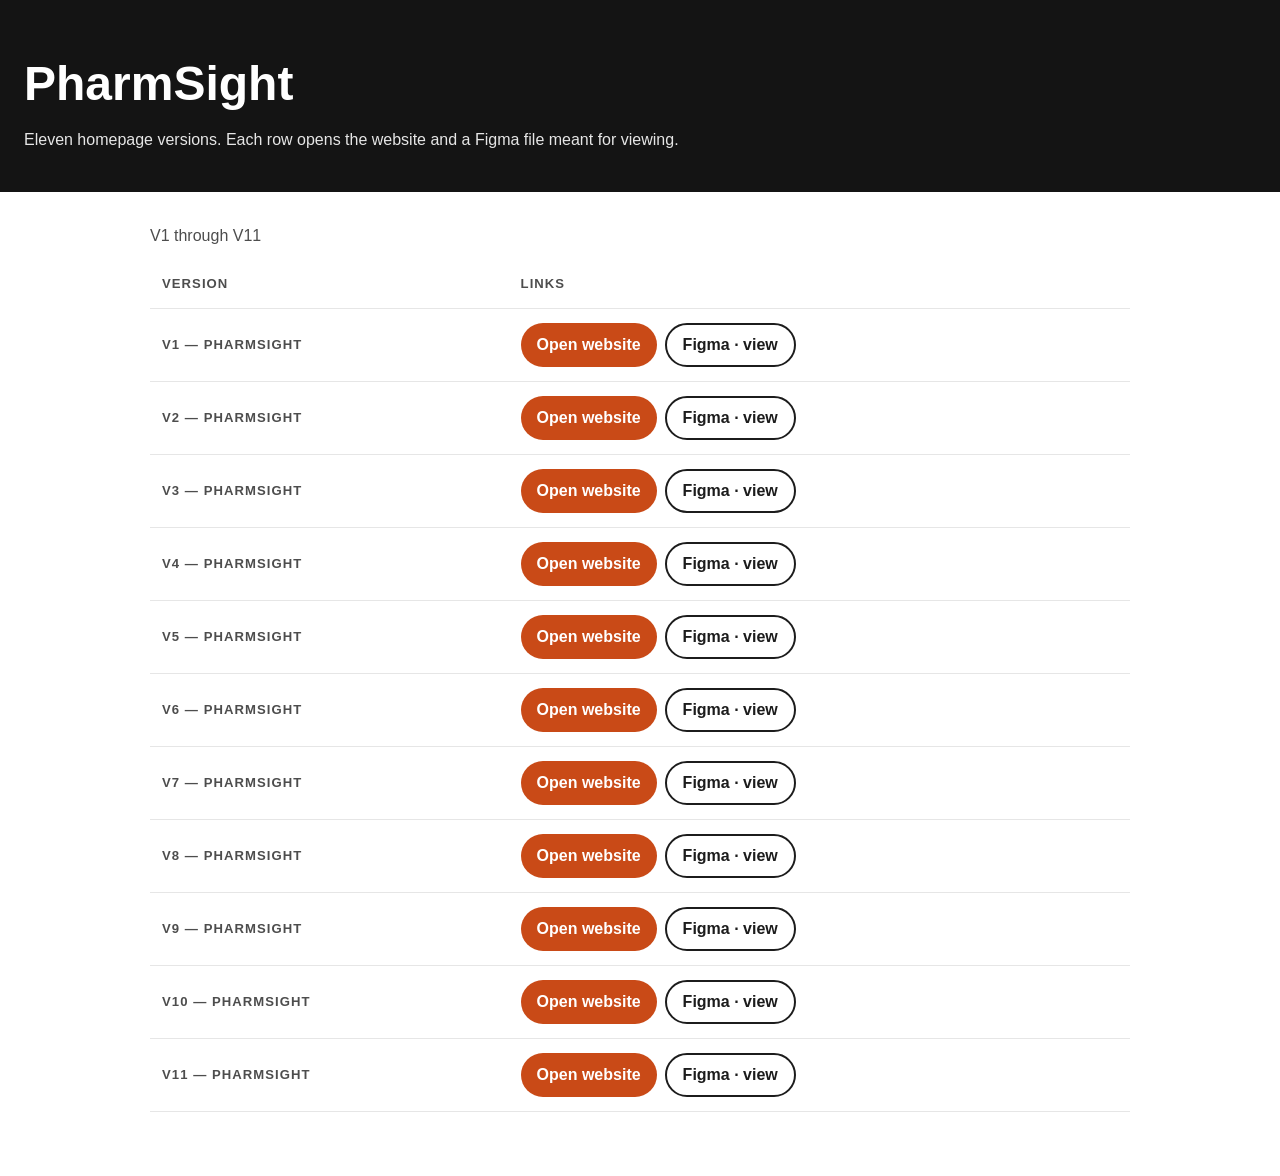
<file: index.html>
<!DOCTYPE html>
<html lang="en">
<head>
  <meta charset="UTF-8" />
  <meta name="viewport" content="width=device-width, initial-scale=1" />
  <title>PharmSight — V1 to V11</title>
  <style>
    :root { --orange: #c94a17; --ink: #1c1c1c; --muted: #4d4d4d; --line: #e6e6e6; --cream: #fdf4ef; }
    * { box-sizing: border-box; }
    body { margin: 0; font-family: "Segoe UI", Arial, sans-serif; color: var(--ink); background: #fff; line-height: 1.5; }
    header { background: #141414; color: #fff; padding: 48px 24px 40px; }
    header h1 { margin: 0 0 8px; font-size: clamp(2rem, 4vw, 3rem); }
    header p { margin: 0; max-width: 720px; color: #e6e6e6; }
    main { width: min(980px, calc(100% - 32px)); margin: 32px auto 64px; }
    table { width: 100%; border-collapse: collapse; }
    th, td { text-align: left; padding: 14px 12px; border-bottom: 1px solid var(--line); vertical-align: middle; }
    th { font-size: 0.82rem; letter-spacing: 0.08em; text-transform: uppercase; color: var(--muted); }
    td strong { font-size: 1.05rem; }
    .links { display: flex; flex-wrap: wrap; gap: 8px; }
    a.btn { display: inline-flex; align-items: center; min-height: 44px; padding: 0 16px; border-radius: 999px; font-weight: 700; text-decoration: none; }
    a.site { background: var(--orange); color: #fff; }
    a.figma { border: 2px solid var(--ink); color: var(--ink); }
    a.btn:hover { background: var(--ink); color: #fff; }
    :focus-visible { outline: 3px solid var(--orange); outline-offset: 3px; }
    caption { text-align: left; margin-bottom: 12px; color: var(--muted); }
  </style>
</head>
<body>
  <header>
    <h1>PharmSight</h1>
    <p>Eleven homepage versions. Each row opens the website and a Figma file meant for viewing.</p>
  </header>
  <main>
    <table>
      <caption>V1 through V11</caption>
      <thead>
        <tr>
          <th scope="col">Version</th>
          <th scope="col">Links</th>
        </tr>
      </thead>
      <tbody>
        <tr>
          <th scope="row">V1 — PharmSight</th>
          <td><div class="links">
            <a class="btn site" href="site/">Open website</a>
            <a class="btn figma" href="https://www.figma.com/design/lHZ1AZqpTZqRp8C4w8XdDO?node-id=1-29" target="_blank" rel="noopener">Figma · view</a>
          </div></td>
        </tr>
        <tr>
          <th scope="row">V2 — PharmSight</th>
          <td><div class="links">
            <a class="btn site" href="site-ai/">Open website</a>
            <a class="btn figma" href="https://www.figma.com/design/X3fqmxgBJy61oNobwHWfNf" target="_blank" rel="noopener">Figma · view</a>
          </div></td>
        </tr>
        <tr>
          <th scope="row">V3 — PharmSight</th>
          <td><div class="links">
            <a class="btn site" href="site-v3/">Open website</a>
            <a class="btn figma" href="https://www.figma.com/design/SNeJF1FlSlLos5FbgrhPTD?node-id=1-2" target="_blank" rel="noopener">Figma · view</a>
          </div></td>
        </tr>
        <tr>
          <th scope="row">V4 — PharmSight</th>
          <td><div class="links">
            <a class="btn site" href="site-v4/">Open website</a>
            <a class="btn figma" href="https://www.figma.com/design/mWAQFjBrhyZgRQFmItoHZH?node-id=1-2" target="_blank" rel="noopener">Figma · view</a>
          </div></td>
        </tr>
        <tr>
          <th scope="row">V5 — PharmSight</th>
          <td><div class="links">
            <a class="btn site" href="site-v5/">Open website</a>
            <a class="btn figma" href="https://www.figma.com/design/MuWX9kEm0ntvV3PS3Sib9v?node-id=1-2" target="_blank" rel="noopener">Figma · view</a>
          </div></td>
        </tr>
        <tr>
          <th scope="row">V6 — PharmSight</th>
          <td><div class="links">
            <a class="btn site" href="site-v6/">Open website</a>
            <a class="btn figma" href="https://www.figma.com/design/A3T7zFPuWvZUsCJE9sAhZG?node-id=1-2" target="_blank" rel="noopener">Figma · view</a>
          </div></td>
        </tr>
        <tr>
          <th scope="row">V7 — PharmSight</th>
          <td><div class="links">
            <a class="btn site" href="site-v7/">Open website</a>
            <a class="btn figma" href="https://www.figma.com/design/yIaybmUC4bURmosqbaR7Ai?node-id=1-2" target="_blank" rel="noopener">Figma · view</a>
          </div></td>
        </tr>
        <tr>
          <th scope="row">V8 — PharmSight</th>
          <td><div class="links">
            <a class="btn site" href="site-v8/">Open website</a>
            <a class="btn figma" href="https://www.figma.com/design/Mb8tbHrHOntbb4l5HrRq3D?node-id=1-2" target="_blank" rel="noopener">Figma · view</a>
          </div></td>
        </tr>
        <tr>
          <th scope="row">V9 — PharmSight</th>
          <td><div class="links">
            <a class="btn site" href="site-v9/">Open website</a>
            <a class="btn figma" href="https://www.figma.com/design/veomlfO7c6cg40UfKglbCM?node-id=2-2" target="_blank" rel="noopener">Figma · view</a>
          </div></td>
        </tr>
        <tr>
          <th scope="row">V10 — PharmSight</th>
          <td><div class="links">
            <a class="btn site" href="site-v10/">Open website</a>
            <a class="btn figma" href="https://www.figma.com/design/PWhihywBO7b5ccPVoBPT2t?node-id=1-2" target="_blank" rel="noopener">Figma · view</a>
          </div></td>
        </tr>
        <tr>
          <th scope="row">V11 — PharmSight</th>
          <td><div class="links">
            <a class="btn site" href="site-v11/">Open website</a>
            <a class="btn figma" href="https://www.figma.com/design/UmlUz6Vf9nO7WflPYdot7u?node-id=1-2" target="_blank" rel="noopener">Figma · view</a>
          </div></td>
        </tr>
      </tbody>
    </table>
  </main>
</body>
</html>
</file>
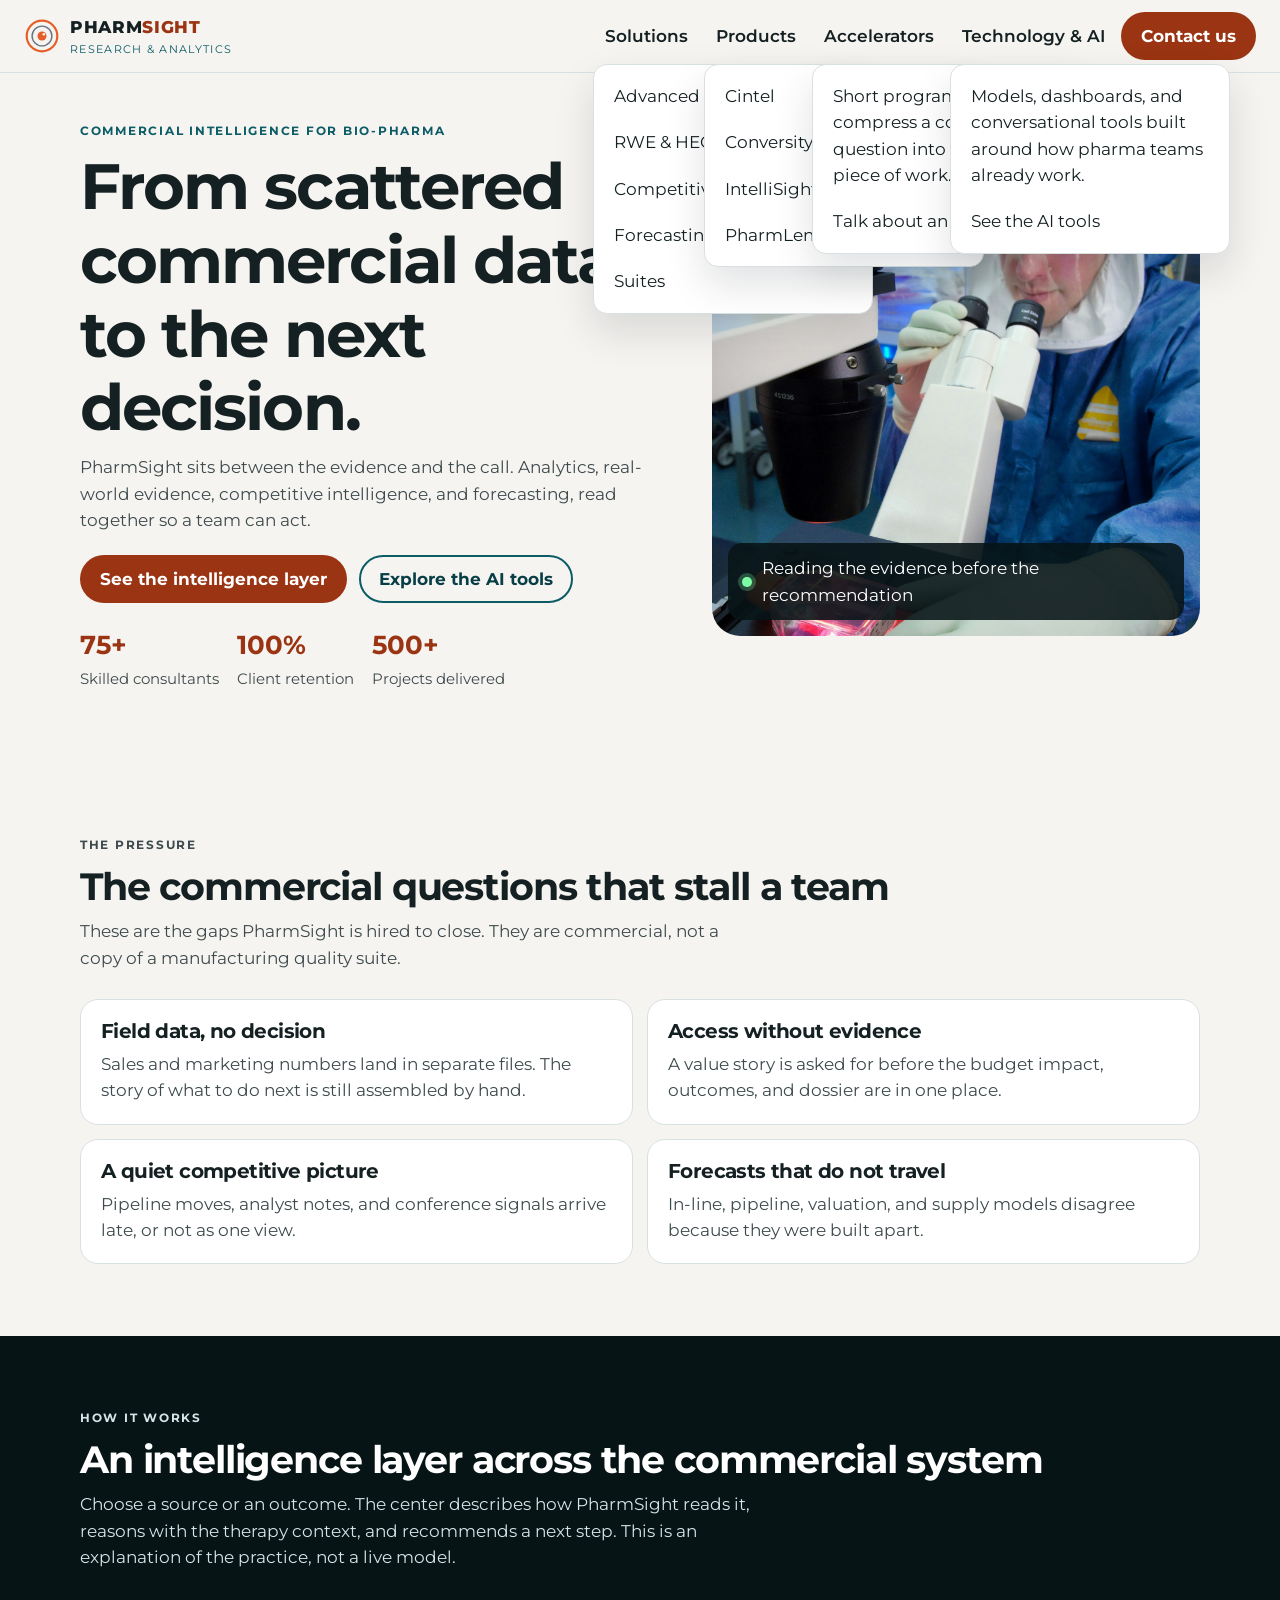
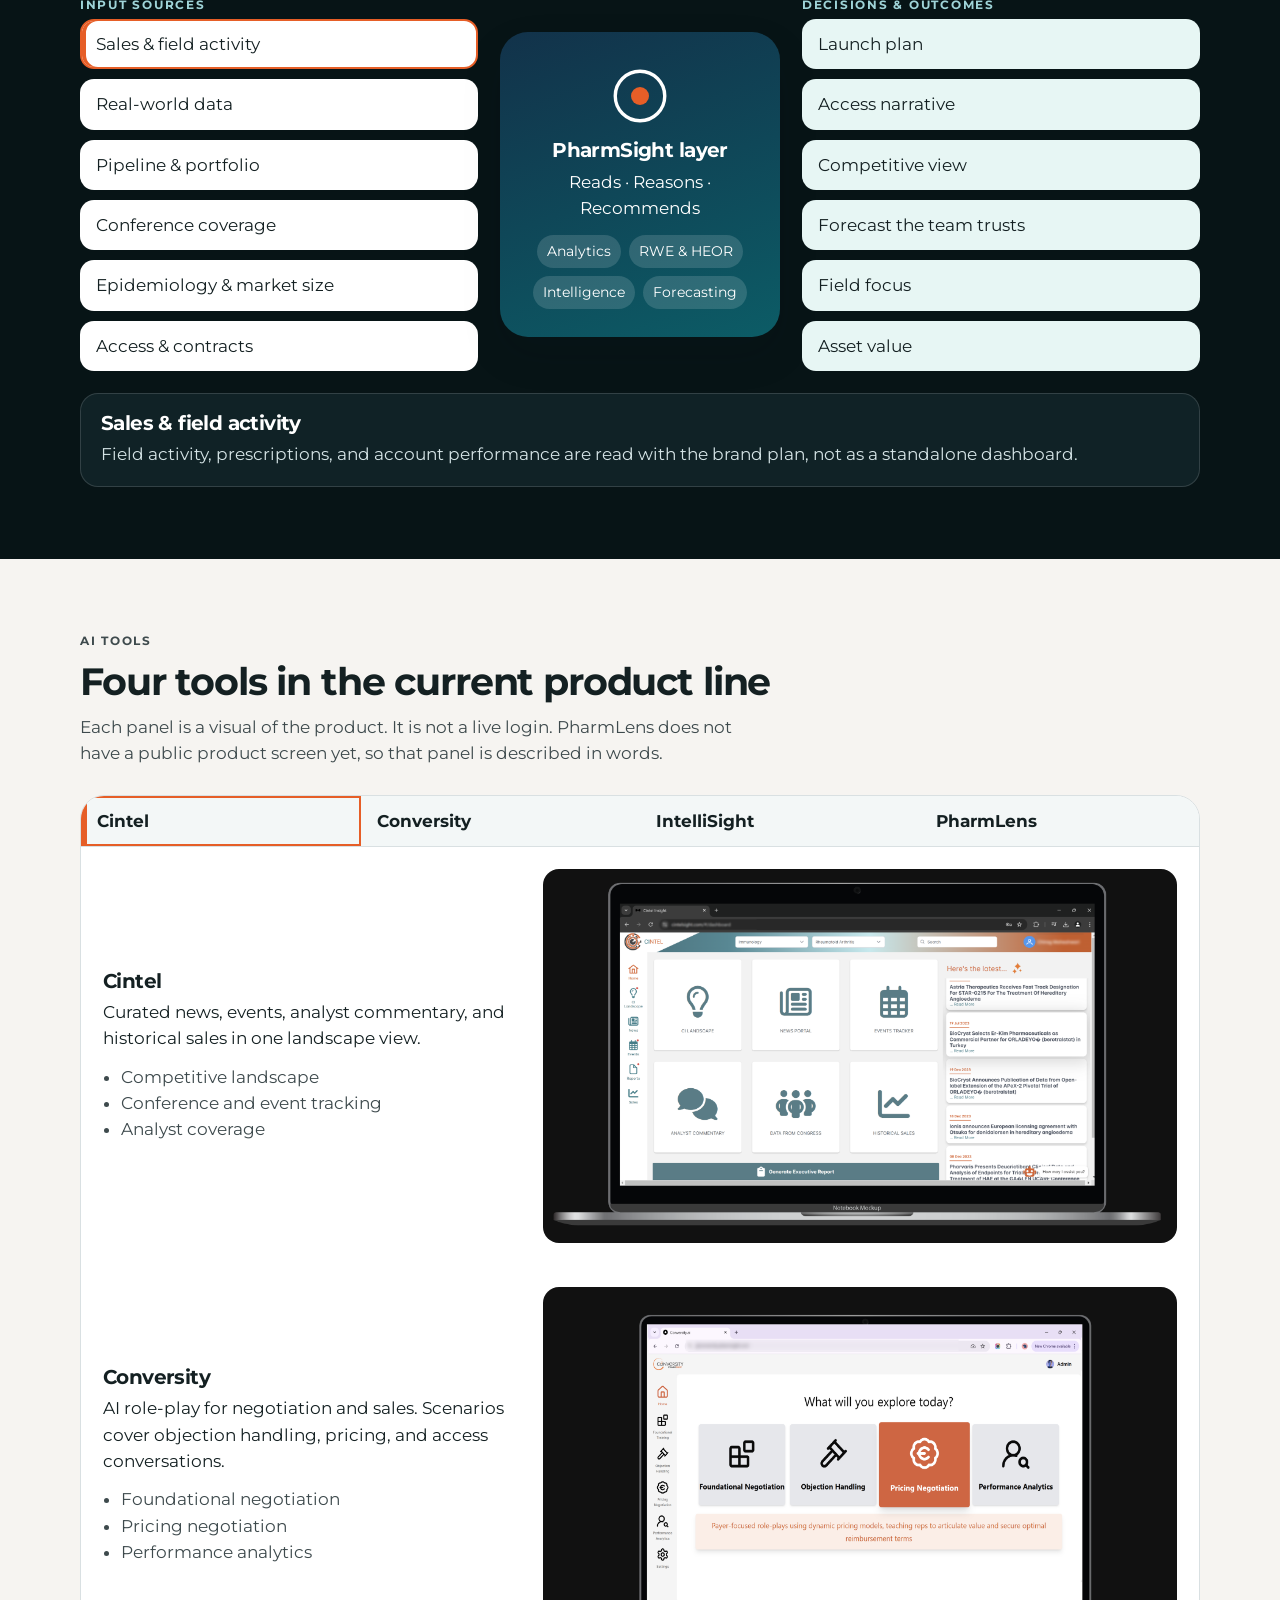
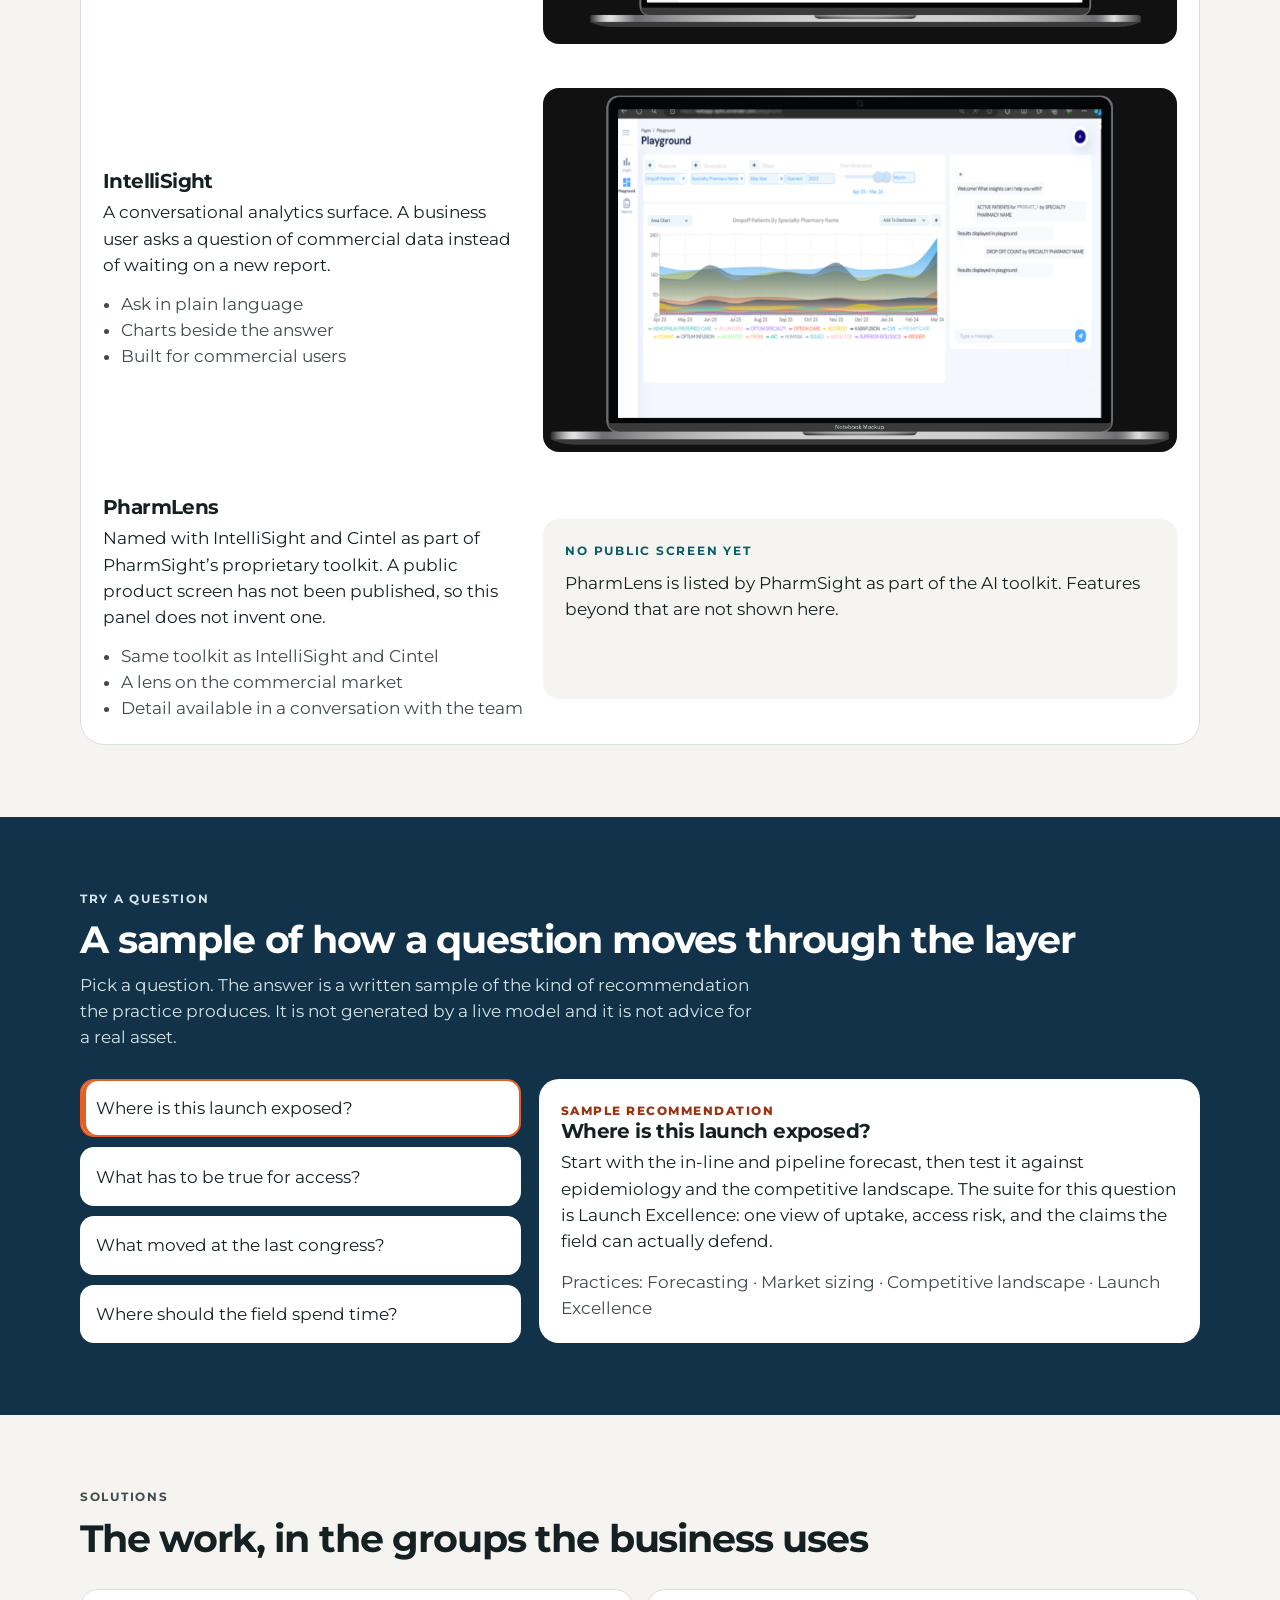
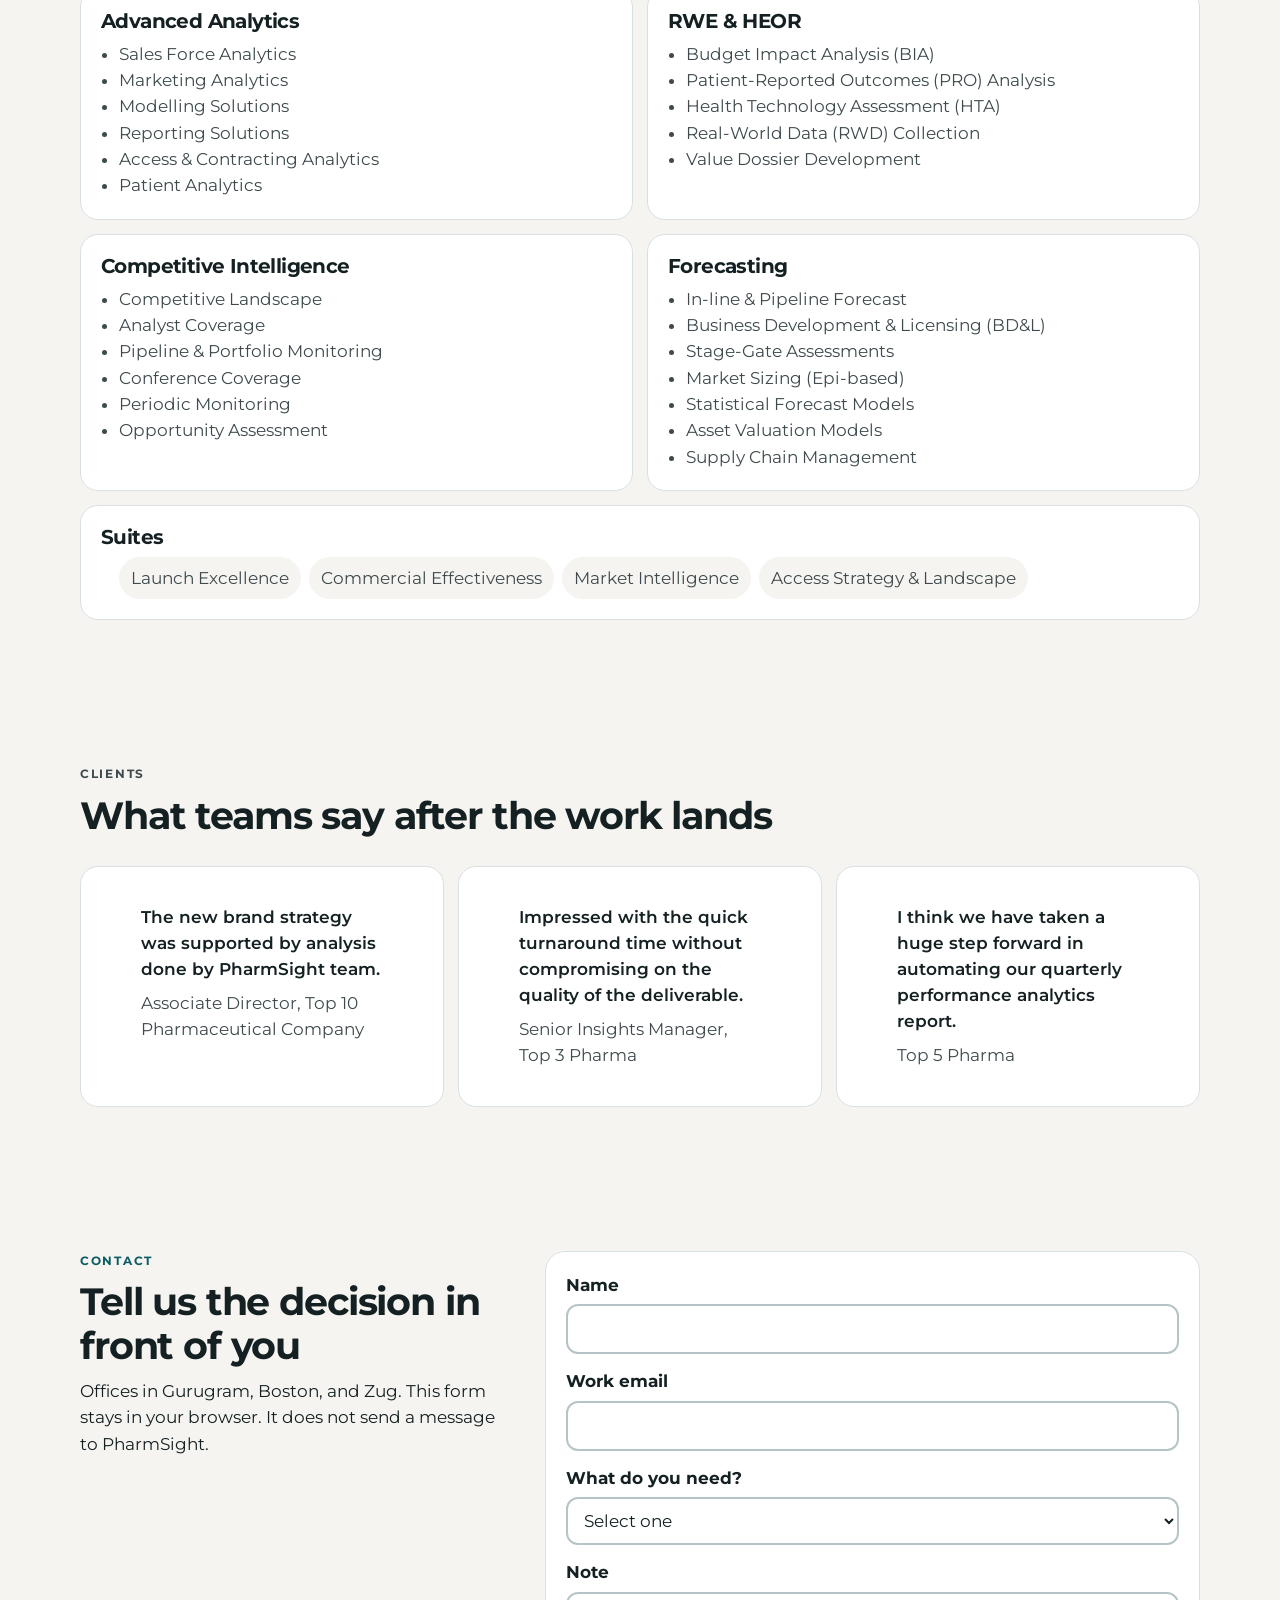
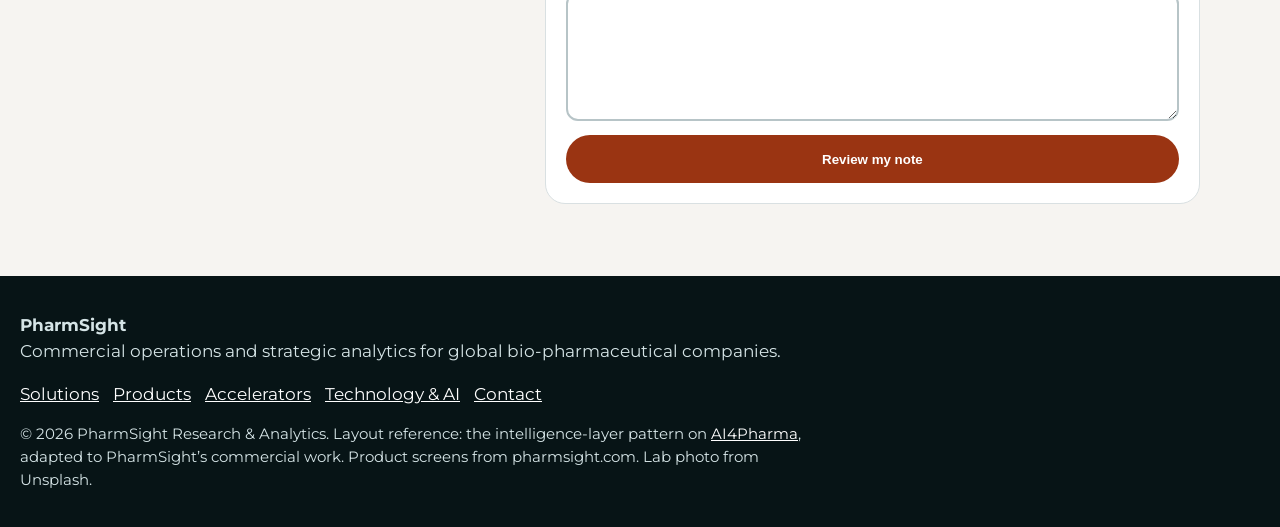
<file: site-ai/index.html>
<!DOCTYPE html>
<html lang="en">
<head>
  <meta charset="UTF-8" />
  <meta name="viewport" content="width=device-width, initial-scale=1" />
  <title>V2 — PharmSight</title>
  <meta name="description" content="PharmSight reads commercial, evidence, and competitive inputs and recommends the next decision across analytics, RWE, intelligence, and forecasting." />
  <link rel="preconnect" href="https://fonts.googleapis.com" />
  <link rel="preconnect" href="https://fonts.gstatic.com" crossorigin />
  <link href="https://fonts.googleapis.com/css2?family=Montserrat:wght@400;500;600;700;800&display=swap" rel="stylesheet" />
  <link rel="stylesheet" href="styles.css" />
</head>
<body>
  <a class="skip" href="#main">Skip to content</a>

  <header class="site-header">
    <a class="logo" href="#top">
      <svg class="mark" viewBox="0 0 40 40" aria-hidden="true">
        <circle cx="20" cy="20" r="17" fill="none" stroke="#E65E27" stroke-width="2.4"/>
        <circle cx="20" cy="20" r="11" fill="none" stroke="#6b7280" stroke-width="1.6"/>
        <circle cx="20" cy="20" r="5" fill="#E65E27"/>
        <circle cx="22" cy="18" r="1.4" fill="#fff"/>
      </svg>
      <span>
        <span class="logo-name">PHARM<span>SIGHT</span></span>
        <span class="logo-sub">Research &amp; Analytics</span>
      </span>
    </a>
    <button class="menu-btn" type="button" aria-expanded="false" aria-controls="site-nav" data-menu-btn>
      <span class="menu-bars" aria-hidden="true"></span>
      <span class="sr-only">Open menu</span>
    </button>
    <nav id="site-nav" class="site-nav" aria-label="Primary" data-nav>
      <div class="menu-item">
        <button type="button" class="menu-link" aria-expanded="false" aria-controls="menu-solutions">Solutions</button>
        <div id="menu-solutions" class="menu-panel" hidden>
          <a href="#layer">Advanced Analytics</a>
          <a href="#layer">RWE &amp; HEOR</a>
          <a href="#layer">Competitive Intelligence</a>
          <a href="#layer">Forecasting</a>
          <a href="#layer">Suites</a>
        </div>
      </div>
      <div class="menu-item">
        <button type="button" class="menu-link" aria-expanded="false" aria-controls="menu-products">Products</button>
        <div id="menu-products" class="menu-panel" hidden>
          <a href="#tools">Cintel</a>
          <a href="#tools">Conversity</a>
          <a href="#tools">IntelliSight</a>
          <a href="#tools">PharmLens</a>
        </div>
      </div>
      <div class="menu-item">
        <button type="button" class="menu-link" aria-expanded="false" aria-controls="menu-accel">Accelerators</button>
        <div id="menu-accel" class="menu-panel" hidden>
          <p>Short programs that compress a commercial question into a scoped piece of work.</p>
          <a href="#contact">Talk about an accelerator</a>
        </div>
      </div>
      <div class="menu-item">
        <button type="button" class="menu-link" aria-expanded="false" aria-controls="menu-tech">Technology &amp; AI</button>
        <div id="menu-tech" class="menu-panel" hidden>
          <p>Models, dashboards, and conversational tools built around how pharma teams already work.</p>
          <a href="#tools">See the AI tools</a>
        </div>
      </div>
      <a class="btn btn-primary" href="#contact">Contact us</a>
    </nav>
  </header>

  <main id="main">
    <section class="hero" id="top">
      <div class="hero-copy">
        <p class="eyebrow">Commercial intelligence for bio-pharma</p>
        <h1>From scattered commercial data to the next decision.</h1>
        <p class="lede">PharmSight sits between the evidence and the call. Analytics, real-world evidence, competitive intelligence, and forecasting, read together so a team can act.</p>
        <div class="hero-actions">
          <a class="btn btn-primary" href="#layer">See the intelligence layer</a>
          <a class="btn btn-ghost" href="#tools">Explore the AI tools</a>
        </div>
        <ul class="stats" aria-label="Practice scale">
          <li><strong>75+</strong><span>Skilled consultants</span></li>
          <li><strong>100%</strong><span>Client retention</span></li>
          <li><strong>500+</strong><span>Projects delivered</span></li>
        </ul>
      </div>
      <figure class="hero-visual">
        <img src="../assets/immersive/lab_microscope.jpg" alt="A scientist in protective gear examining a cell-culture flask under a microscope" />
        <figcaption>
          <span class="pulse" aria-hidden="true"></span>
          Reading the evidence before the recommendation
        </figcaption>
      </figure>
    </section>

    <section class="pressures" aria-labelledby="pressure-title">
      <div class="section-head">
        <p class="eyebrow">The pressure</p>
        <h2 id="pressure-title">The commercial questions that stall a team</h2>
        <p>These are the gaps PharmSight is hired to close. They are commercial, not a copy of a manufacturing quality suite.</p>
      </div>
      <ul class="pressure-grid">
        <li>
          <h3>Field data, no decision</h3>
          <p>Sales and marketing numbers land in separate files. The story of what to do next is still assembled by hand.</p>
        </li>
        <li>
          <h3>Access without evidence</h3>
          <p>A value story is asked for before the budget impact, outcomes, and dossier are in one place.</p>
        </li>
        <li>
          <h3>A quiet competitive picture</h3>
          <p>Pipeline moves, analyst notes, and conference signals arrive late, or not as one view.</p>
        </li>
        <li>
          <h3>Forecasts that do not travel</h3>
          <p>In-line, pipeline, valuation, and supply models disagree because they were built apart.</p>
        </li>
      </ul>
    </section>

    <section class="layer" id="layer" aria-labelledby="layer-title">
      <div class="section-head light">
        <p class="eyebrow">How it works</p>
        <h2 id="layer-title">An intelligence layer across the commercial system</h2>
        <p>Choose a source or an outcome. The center describes how PharmSight reads it, reasons with the therapy context, and recommends a next step. This is an explanation of the practice, not a live model.</p>
      </div>

      <div class="layer-board">
        <div class="layer-col">
          <h3 id="sources-label">Input sources</h3>
          <div class="node-list" role="group" aria-labelledby="sources-label">
            <button type="button" class="node is-selected" data-node="sales" aria-pressed="true">Sales &amp; field activity</button>
            <button type="button" class="node" data-node="rwd" aria-pressed="false">Real-world data</button>
            <button type="button" class="node" data-node="pipeline" aria-pressed="false">Pipeline &amp; portfolio</button>
            <button type="button" class="node" data-node="conference" aria-pressed="false">Conference coverage</button>
            <button type="button" class="node" data-node="market" aria-pressed="false">Epidemiology &amp; market size</button>
            <button type="button" class="node" data-node="contracts" aria-pressed="false">Access &amp; contracts</button>
          </div>
        </div>

        <div class="layer-core" aria-labelledby="core-title">
          <div class="core-mark" aria-hidden="true">
            <svg viewBox="0 0 64 64"><circle cx="32" cy="32" r="22" fill="none" stroke="#fff" stroke-width="3"/><circle cx="32" cy="32" r="8" fill="#E65E27"/></svg>
          </div>
          <h3 id="core-title">PharmSight layer</h3>
          <p>Reads · Reasons · Recommends</p>
          <ul class="chips" aria-label="Methods used in the layer">
            <li>Analytics</li>
            <li>RWE &amp; HEOR</li>
            <li>Intelligence</li>
            <li>Forecasting</li>
          </ul>
        </div>

        <div class="layer-col">
          <h3 id="outcomes-label">Decisions &amp; outcomes</h3>
          <div class="node-list" role="group" aria-labelledby="outcomes-label">
            <button type="button" class="node node-out" data-node="launch" aria-pressed="false">Launch plan</button>
            <button type="button" class="node node-out" data-node="access" aria-pressed="false">Access narrative</button>
            <button type="button" class="node node-out" data-node="landscape" aria-pressed="false">Competitive view</button>
            <button type="button" class="node node-out" data-node="forecast" aria-pressed="false">Forecast the team trusts</button>
            <button type="button" class="node node-out" data-node="field" aria-pressed="false">Field focus</button>
            <button type="button" class="node node-out" data-node="value" aria-pressed="false">Asset value</button>
          </div>
        </div>
      </div>

      <div class="layer-detail" aria-live="polite" data-layer-detail>
        <h3 data-detail-title>Sales &amp; field activity</h3>
        <p data-detail-body>Field activity, prescriptions, and account performance are read with the brand plan, not as a standalone dashboard.</p>
      </div>
    </section>

    <section class="tools" id="tools" aria-labelledby="tools-title">
      <div class="section-head">
        <p class="eyebrow">AI tools</p>
        <h2 id="tools-title">Four tools in the current product line</h2>
        <p>Each panel is a visual of the product. It is not a live login. PharmLens does not have a public product screen yet, so that panel is described in words.</p>
      </div>

      <div class="tool-shell">
        <div class="tool-tabs" role="tablist" aria-label="PharmSight AI tools">
          <button type="button" role="tab" id="tab-cintel" aria-controls="panel-cintel" aria-selected="true" tabindex="0">Cintel</button>
          <button type="button" role="tab" id="tab-conversity" aria-controls="panel-conversity" aria-selected="false" tabindex="-1">Conversity</button>
          <button type="button" role="tab" id="tab-intellisight" aria-controls="panel-intellisight" aria-selected="false" tabindex="-1">IntelliSight</button>
          <button type="button" role="tab" id="tab-pharmlens" aria-controls="panel-pharmlens" aria-selected="false" tabindex="-1">PharmLens</button>
        </div>

        <div class="tool-panel" role="tabpanel" id="panel-cintel" aria-labelledby="tab-cintel">
          <div class="tool-copy">
            <h3>Cintel</h3>
            <p>Curated news, events, analyst commentary, and historical sales in one landscape view.</p>
            <ul>
              <li>Competitive landscape</li>
              <li>Conference and event tracking</li>
              <li>Analyst coverage</li>
            </ul>
          </div>
          <img src="../assets/immersive/product1.png" alt="Cintel on a laptop, with landscape, news portal, events, and analyst commentary" />
        </div>
        <div class="tool-panel" role="tabpanel" id="panel-conversity" aria-labelledby="tab-conversity" hidden>
          <div class="tool-copy">
            <h3>Conversity</h3>
            <p>AI role-play for negotiation and sales. Scenarios cover objection handling, pricing, and access conversations.</p>
            <ul>
              <li>Foundational negotiation</li>
              <li>Pricing negotiation</li>
              <li>Performance analytics</li>
            </ul>
          </div>
          <img src="../assets/immersive/conversity.png" alt="Conversity on a laptop, showing negotiation training modules including pricing negotiation" />
        </div>
        <div class="tool-panel" role="tabpanel" id="panel-intellisight" aria-labelledby="tab-intellisight" hidden>
          <div class="tool-copy">
            <h3>IntelliSight</h3>
            <p>A conversational analytics surface. A business user asks a question of commercial data instead of waiting on a new report.</p>
            <ul>
              <li>Ask in plain language</li>
              <li>Charts beside the answer</li>
              <li>Built for commercial users</li>
            </ul>
          </div>
          <img src="../assets/immersive/product2.png" alt="IntelliSight playground on a laptop, with a patient chart and a chat panel" />
        </div>
        <div class="tool-panel" role="tabpanel" id="panel-pharmlens" aria-labelledby="tab-pharmlens" hidden>
          <div class="tool-copy">
            <h3>PharmLens</h3>
            <p>Named with IntelliSight and Cintel as part of PharmSight’s proprietary toolkit. A public product screen has not been published, so this panel does not invent one.</p>
            <ul>
              <li>Same toolkit as IntelliSight and Cintel</li>
              <li>A lens on the commercial market</li>
              <li>Detail available in a conversation with the team</li>
            </ul>
          </div>
          <div class="lens-card">
            <p class="eyebrow">No public screen yet</p>
            <p>PharmLens is listed by PharmSight as part of the AI toolkit. Features beyond that are not shown here.</p>
          </div>
        </div>
      </div>
    </section>

    <section class="ask" aria-labelledby="ask-title">
      <div class="section-head light">
        <p class="eyebrow">Try a question</p>
        <h2 id="ask-title">A sample of how a question moves through the layer</h2>
        <p>Pick a question. The answer is a written sample of the kind of recommendation the practice produces. It is not generated by a live model and it is not advice for a real asset.</p>
      </div>
      <div class="ask-grid">
        <div class="ask-choices" role="group" aria-label="Sample questions">
          <button type="button" class="choice is-selected" data-ask="launch" aria-pressed="true">Where is this launch exposed?</button>
          <button type="button" class="choice" data-ask="access" aria-pressed="false">What has to be true for access?</button>
          <button type="button" class="choice" data-ask="signal" aria-pressed="false">What moved at the last congress?</button>
          <button type="button" class="choice" data-ask="field" aria-pressed="false">Where should the field spend time?</button>
        </div>
        <article class="answer" aria-live="polite">
          <p class="answer-label">Sample recommendation</p>
          <h3 data-ask-title>Where is this launch exposed?</h3>
          <p data-ask-body>Start with the in-line and pipeline forecast, then test it against epidemiology and the competitive landscape. The suite for this question is Launch Excellence: one view of uptake, access risk, and the claims the field can actually defend.</p>
          <p class="answer-meta" data-ask-meta>Practices: Forecasting · Market sizing · Competitive landscape · Launch Excellence</p>
        </article>
      </div>
    </section>

    <section class="practices" aria-labelledby="practice-title">
      <div class="section-head">
        <p class="eyebrow">Solutions</p>
        <h2 id="practice-title">The work, in the groups the business uses</h2>
      </div>
      <div class="practice-grid">
        <article>
          <h3>Advanced Analytics</h3>
          <ul>
            <li>Sales Force Analytics</li>
            <li>Marketing Analytics</li>
            <li>Modelling Solutions</li>
            <li>Reporting Solutions</li>
            <li>Access &amp; Contracting Analytics</li>
            <li>Patient Analytics</li>
          </ul>
        </article>
        <article>
          <h3>RWE &amp; HEOR</h3>
          <ul>
            <li>Budget Impact Analysis (BIA)</li>
            <li>Patient-Reported Outcomes (PRO) Analysis</li>
            <li>Health Technology Assessment (HTA)</li>
            <li>Real-World Data (RWD) Collection</li>
            <li>Value Dossier Development</li>
          </ul>
        </article>
        <article>
          <h3>Competitive Intelligence</h3>
          <ul>
            <li>Competitive Landscape</li>
            <li>Analyst Coverage</li>
            <li>Pipeline &amp; Portfolio Monitoring</li>
            <li>Conference Coverage</li>
            <li>Periodic Monitoring</li>
            <li>Opportunity Assessment</li>
          </ul>
        </article>
        <article>
          <h3>Forecasting</h3>
          <ul>
            <li>In-line &amp; Pipeline Forecast</li>
            <li>Business Development &amp; Licensing (BD&amp;L)</li>
            <li>Stage-Gate Assessments</li>
            <li>Market Sizing (Epi-based)</li>
            <li>Statistical Forecast Models</li>
            <li>Asset Valuation Models</li>
            <li>Supply Chain Management</li>
          </ul>
        </article>
        <article class="span-2">
          <h3>Suites</h3>
          <ul class="inline">
            <li>Launch Excellence</li>
            <li>Commercial Effectiveness</li>
            <li>Market Intelligence</li>
            <li>Access Strategy &amp; Landscape</li>
          </ul>
        </article>
      </div>
    </section>

    <section class="voices" aria-labelledby="voice-title">
      <div class="section-head">
        <p class="eyebrow">Clients</p>
        <h2 id="voice-title">What teams say after the work lands</h2>
      </div>
      <ul class="quote-list">
        <li>
          <blockquote>
            <p>The new brand strategy was supported by analysis done by PharmSight team.</p>
            <footer>Associate Director, Top 10 Pharmaceutical Company</footer>
          </blockquote>
        </li>
        <li>
          <blockquote>
            <p>Impressed with the quick turnaround time without compromising on the quality of the deliverable.</p>
            <footer>Senior Insights Manager, Top 3 Pharma</footer>
          </blockquote>
        </li>
        <li>
          <blockquote>
            <p>I think we have taken a huge step forward in automating our quarterly performance analytics report.</p>
            <footer>Top 5 Pharma</footer>
          </blockquote>
        </li>
      </ul>
    </section>

    <section class="contact" id="contact" aria-labelledby="contact-title">
      <div>
        <p class="eyebrow">Contact</p>
        <h2 id="contact-title">Tell us the decision in front of you</h2>
        <p>Offices in Gurugram, Boston, and Zug. This form stays in your browser. It does not send a message to PharmSight.</p>
      </div>
      <form class="form" data-form novalidate>
        <div class="form-error" role="alert" data-form-error hidden></div>
        <div class="field">
          <label for="name">Name</label>
          <input id="name" name="name" autocomplete="name" required aria-describedby="name-error" />
          <p id="name-error" class="field-error" hidden></p>
        </div>
        <div class="field">
          <label for="email">Work email</label>
          <input id="email" name="email" type="email" autocomplete="email" required aria-describedby="email-error" />
          <p id="email-error" class="field-error" hidden></p>
        </div>
        <div class="field">
          <label for="need">What do you need?</label>
          <select id="need" name="need" required aria-describedby="need-error">
            <option value="">Select one</option>
            <option>Advanced Analytics</option>
            <option>RWE &amp; HEOR</option>
            <option>Competitive Intelligence</option>
            <option>Forecasting</option>
            <option>A suite</option>
            <option>Cintel, Conversity, IntelliSight, or PharmLens</option>
          </select>
          <p id="need-error" class="field-error" hidden></p>
        </div>
        <div class="field">
          <label for="note">Note</label>
          <textarea id="note" name="note" rows="4" required aria-describedby="note-error"></textarea>
          <p id="note-error" class="field-error" hidden></p>
        </div>
        <button class="btn btn-primary" type="submit">Review my note</button>
        <p class="form-ok" role="status" data-form-ok hidden>Saved on this page only. Nothing was sent.</p>
      </form>
    </section>
  </main>

  <footer class="site-footer">
    <div>
      <strong>PharmSight</strong>
      <p>Commercial operations and strategic analytics for global bio-pharmaceutical companies.</p>
    </div>
    <nav aria-label="Footer">
      <a href="#layer">Solutions</a>
      <a href="#tools">Products</a>
      <a href="#contact">Accelerators</a>
      <a href="#tools">Technology &amp; AI</a>
      <a href="#contact">Contact</a>
    </nav>
    <p class="legal">© 2026 PharmSight Research &amp; Analytics. Layout reference: the intelligence-layer pattern on <a href="https://ai4pharma.ai/">AI4Pharma</a>, adapted to PharmSight’s commercial work. Product screens from pharmsight.com. Lab photo from Unsplash.</p>
  </footer>
  <script src="app.js"></script>
</body>
</html>
</file>
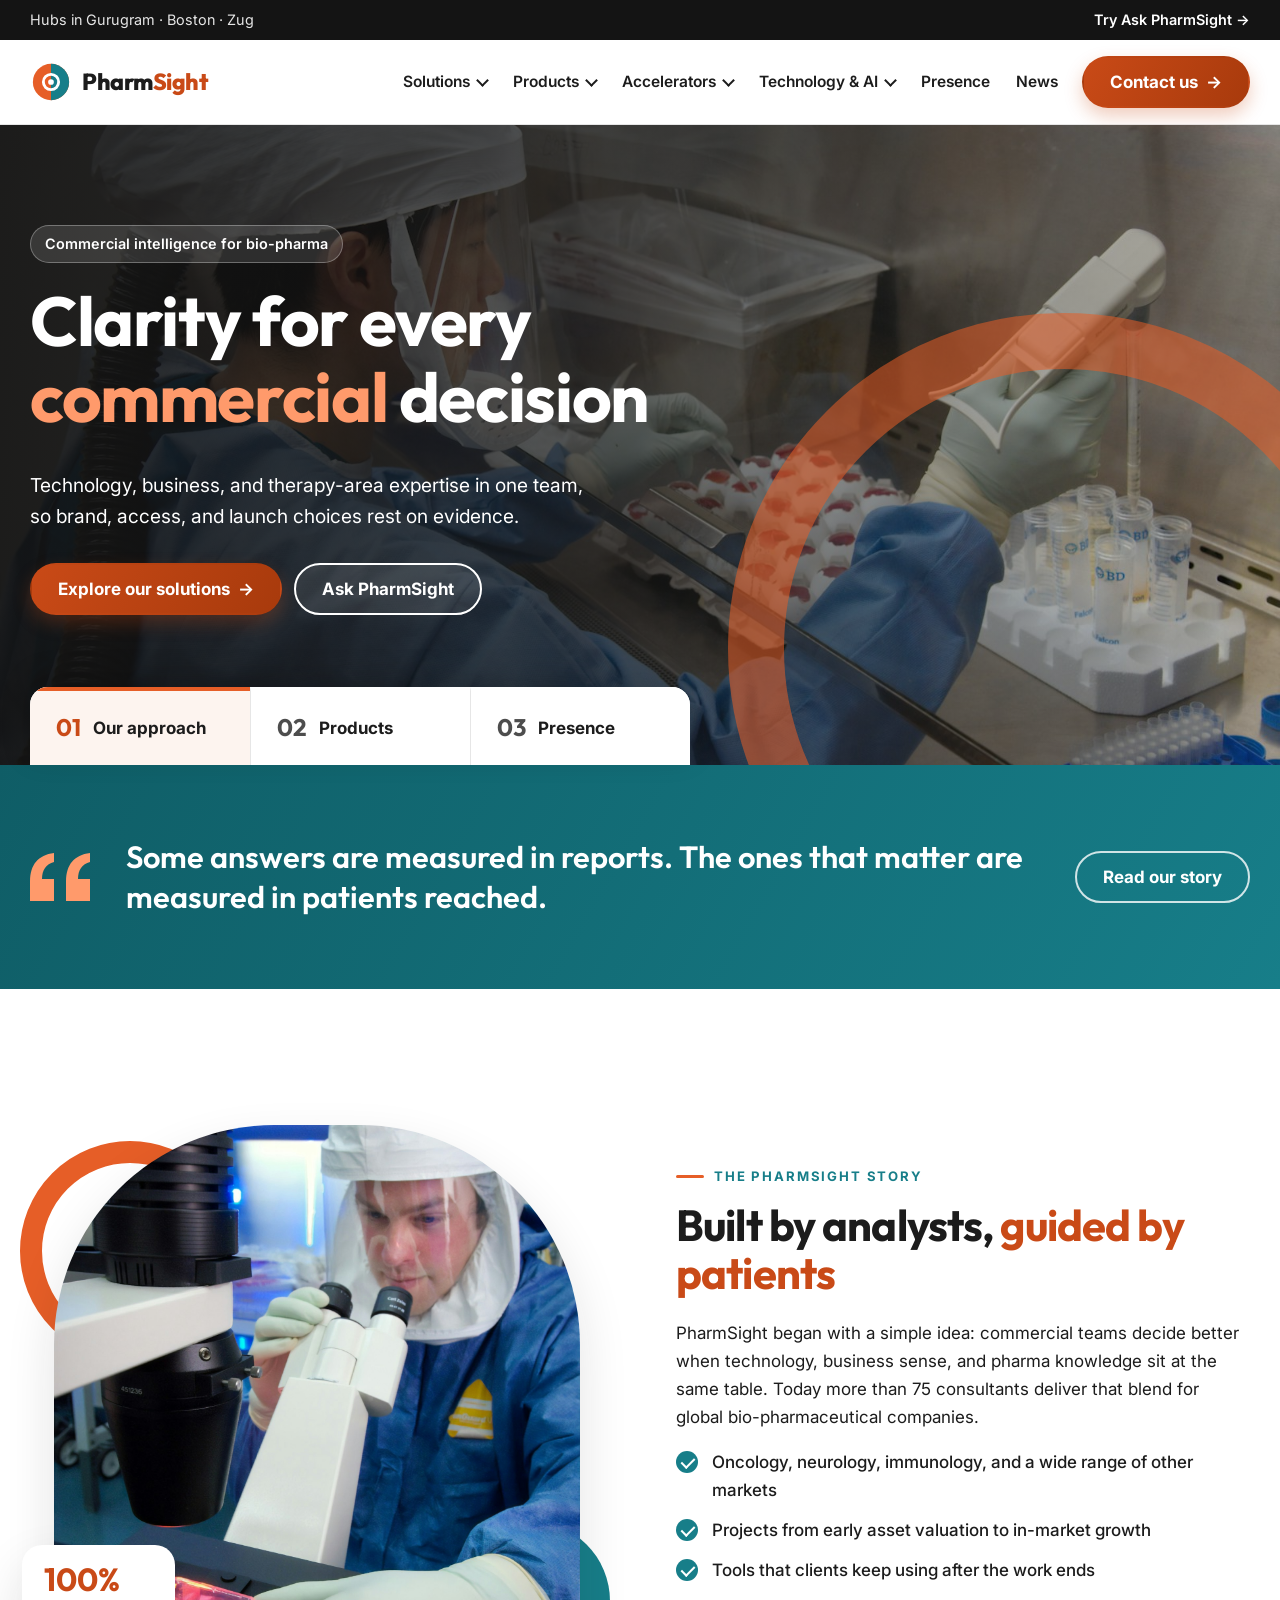
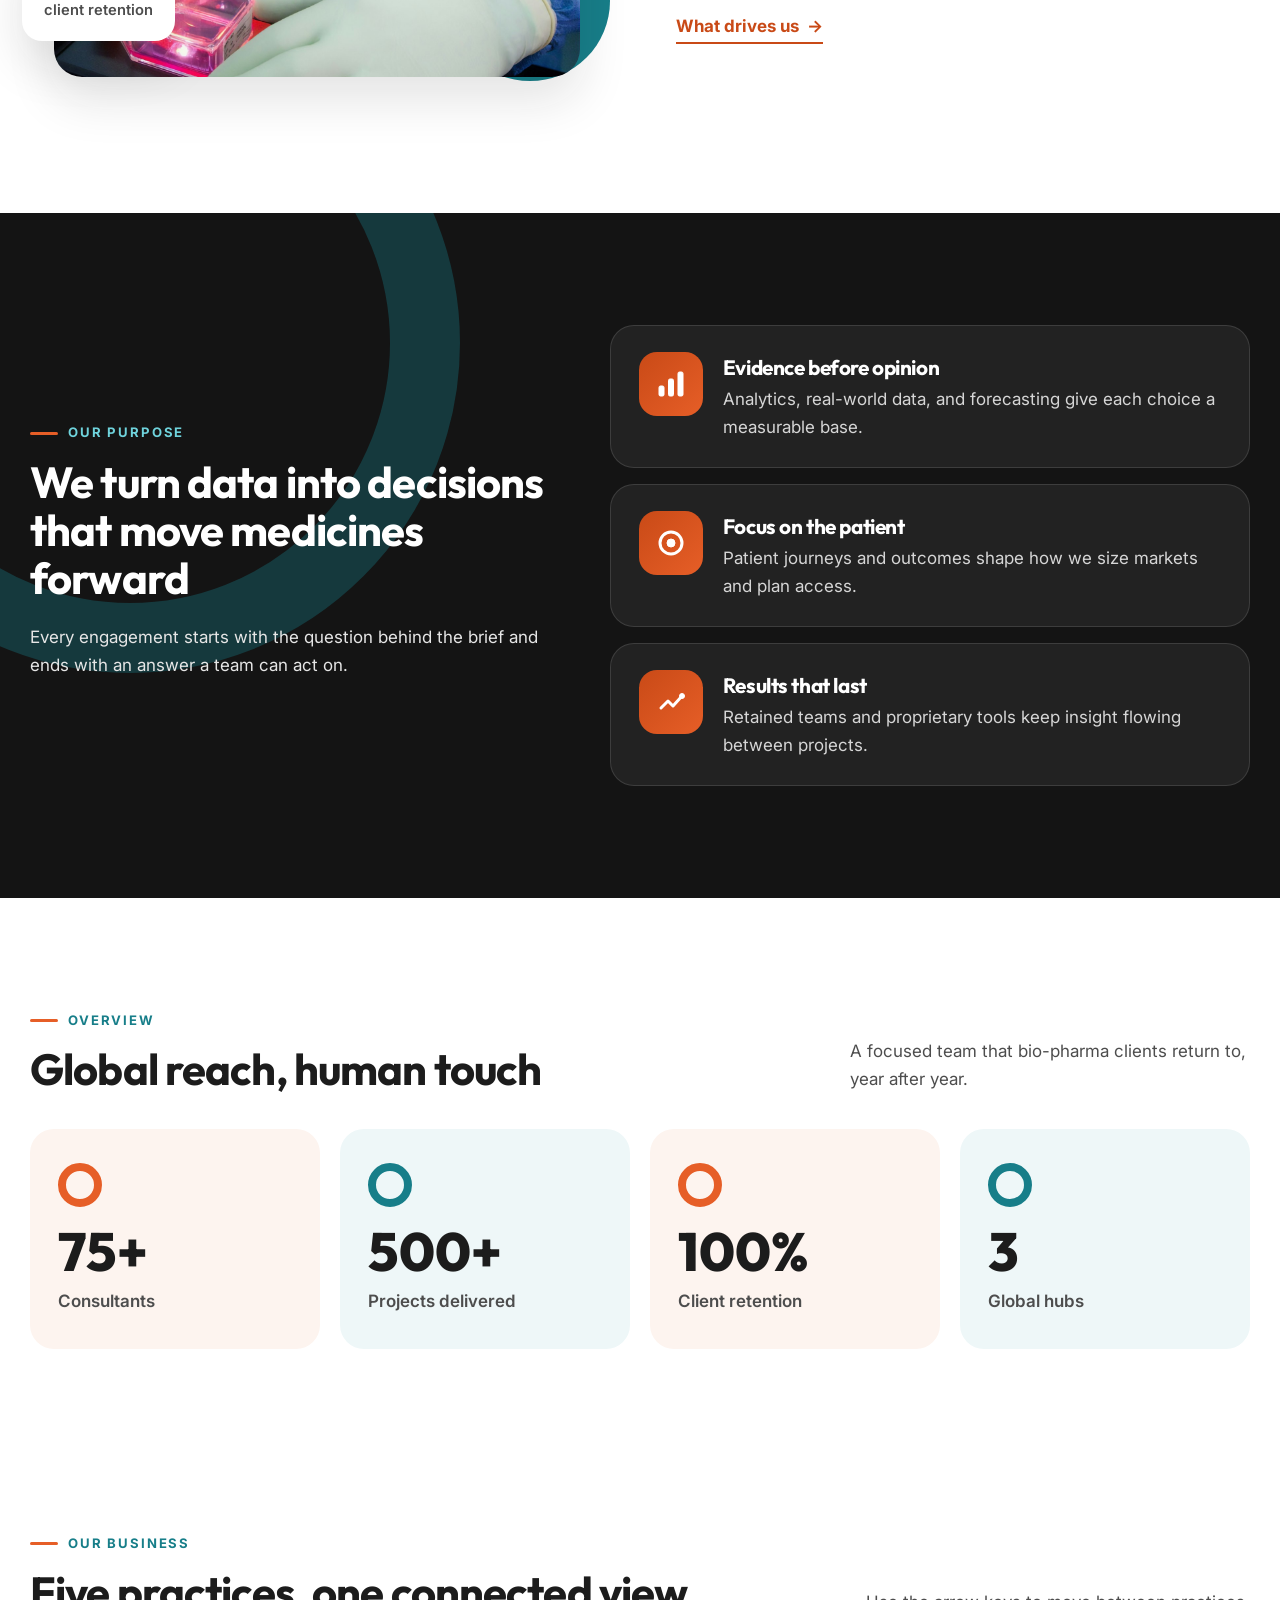
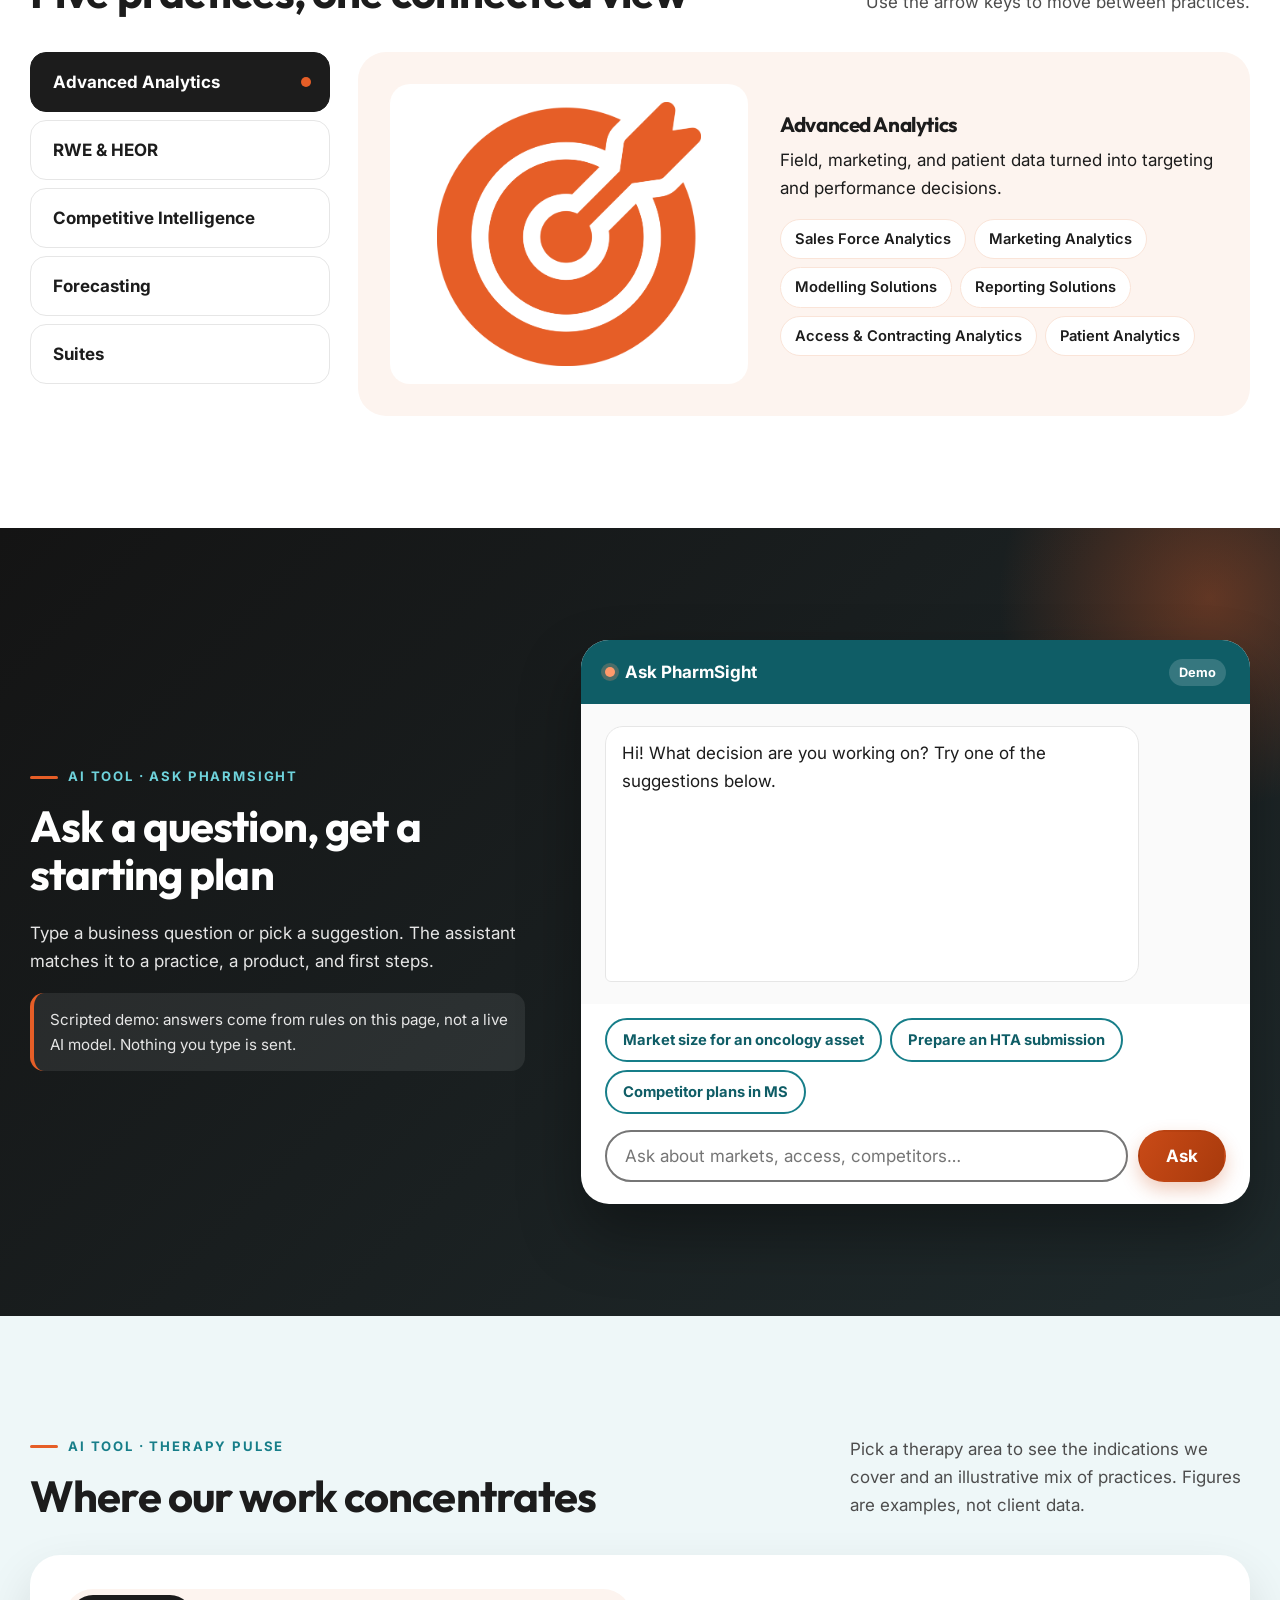
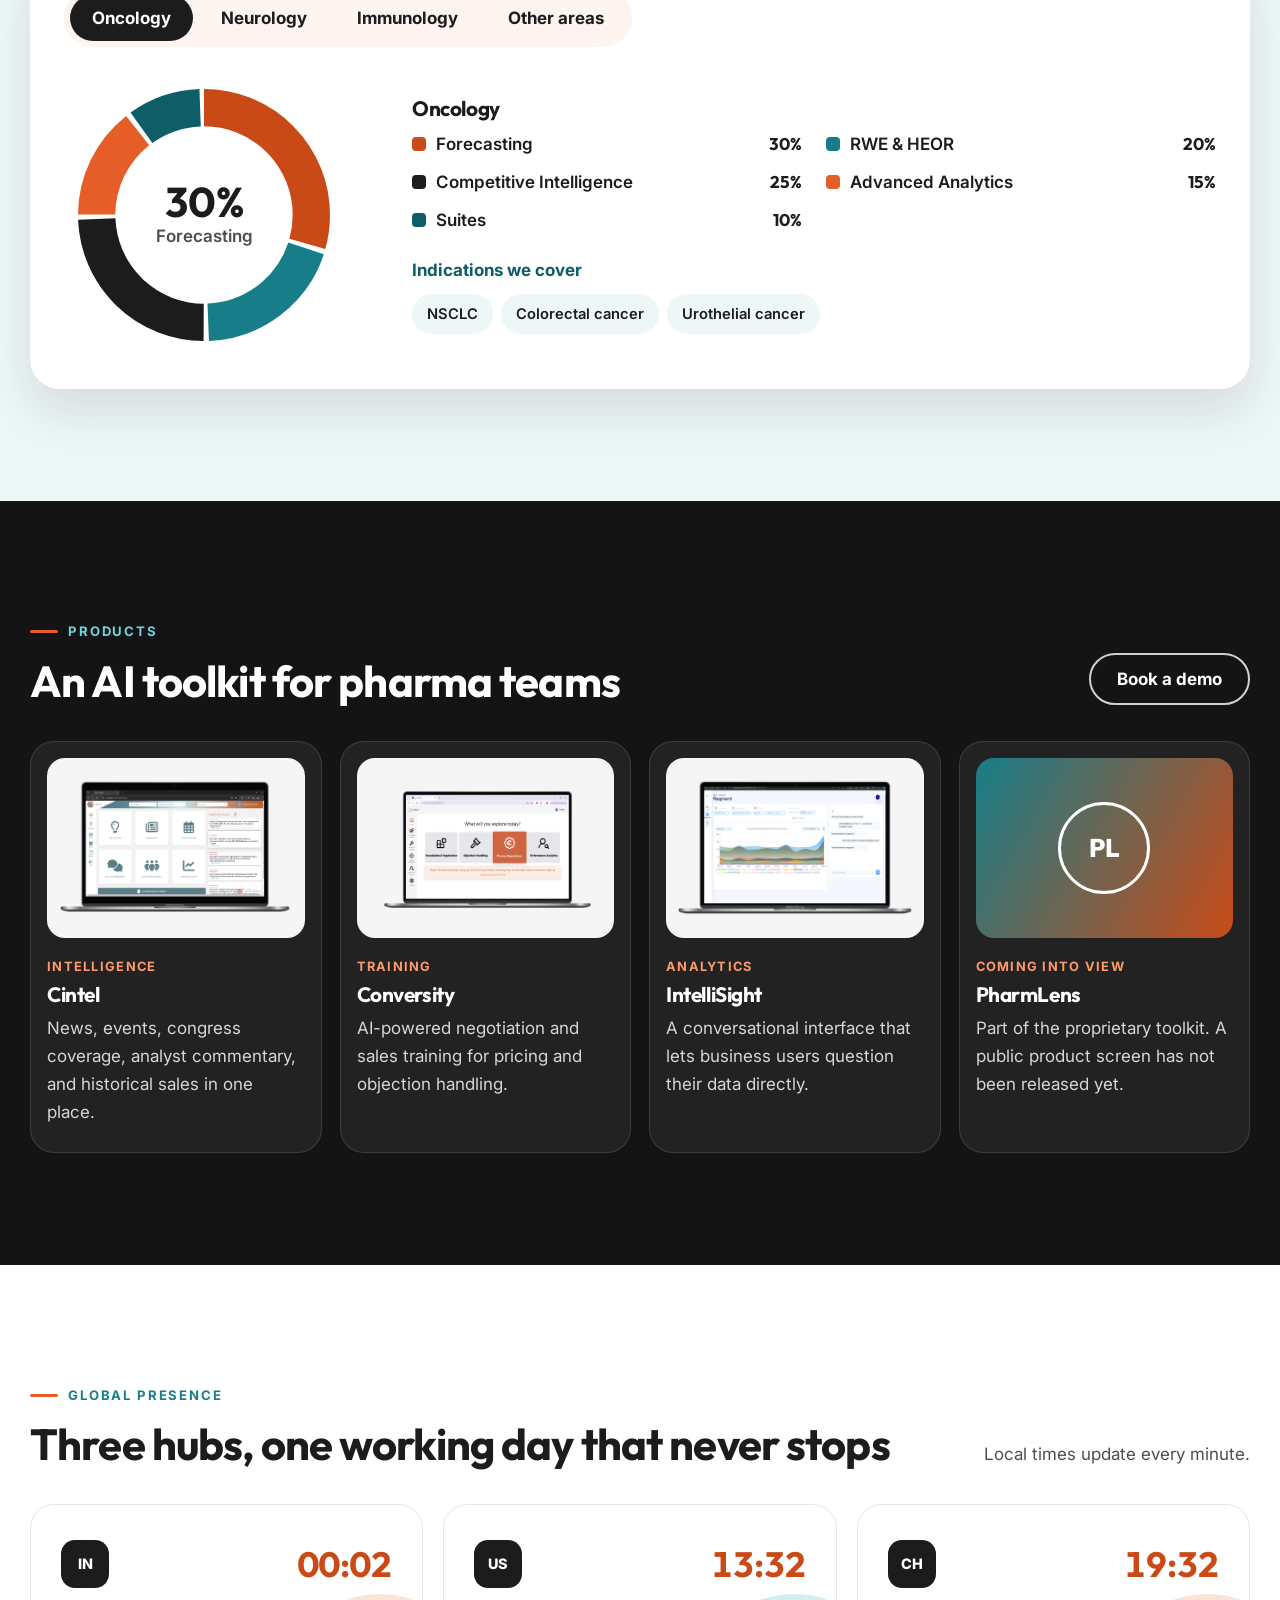
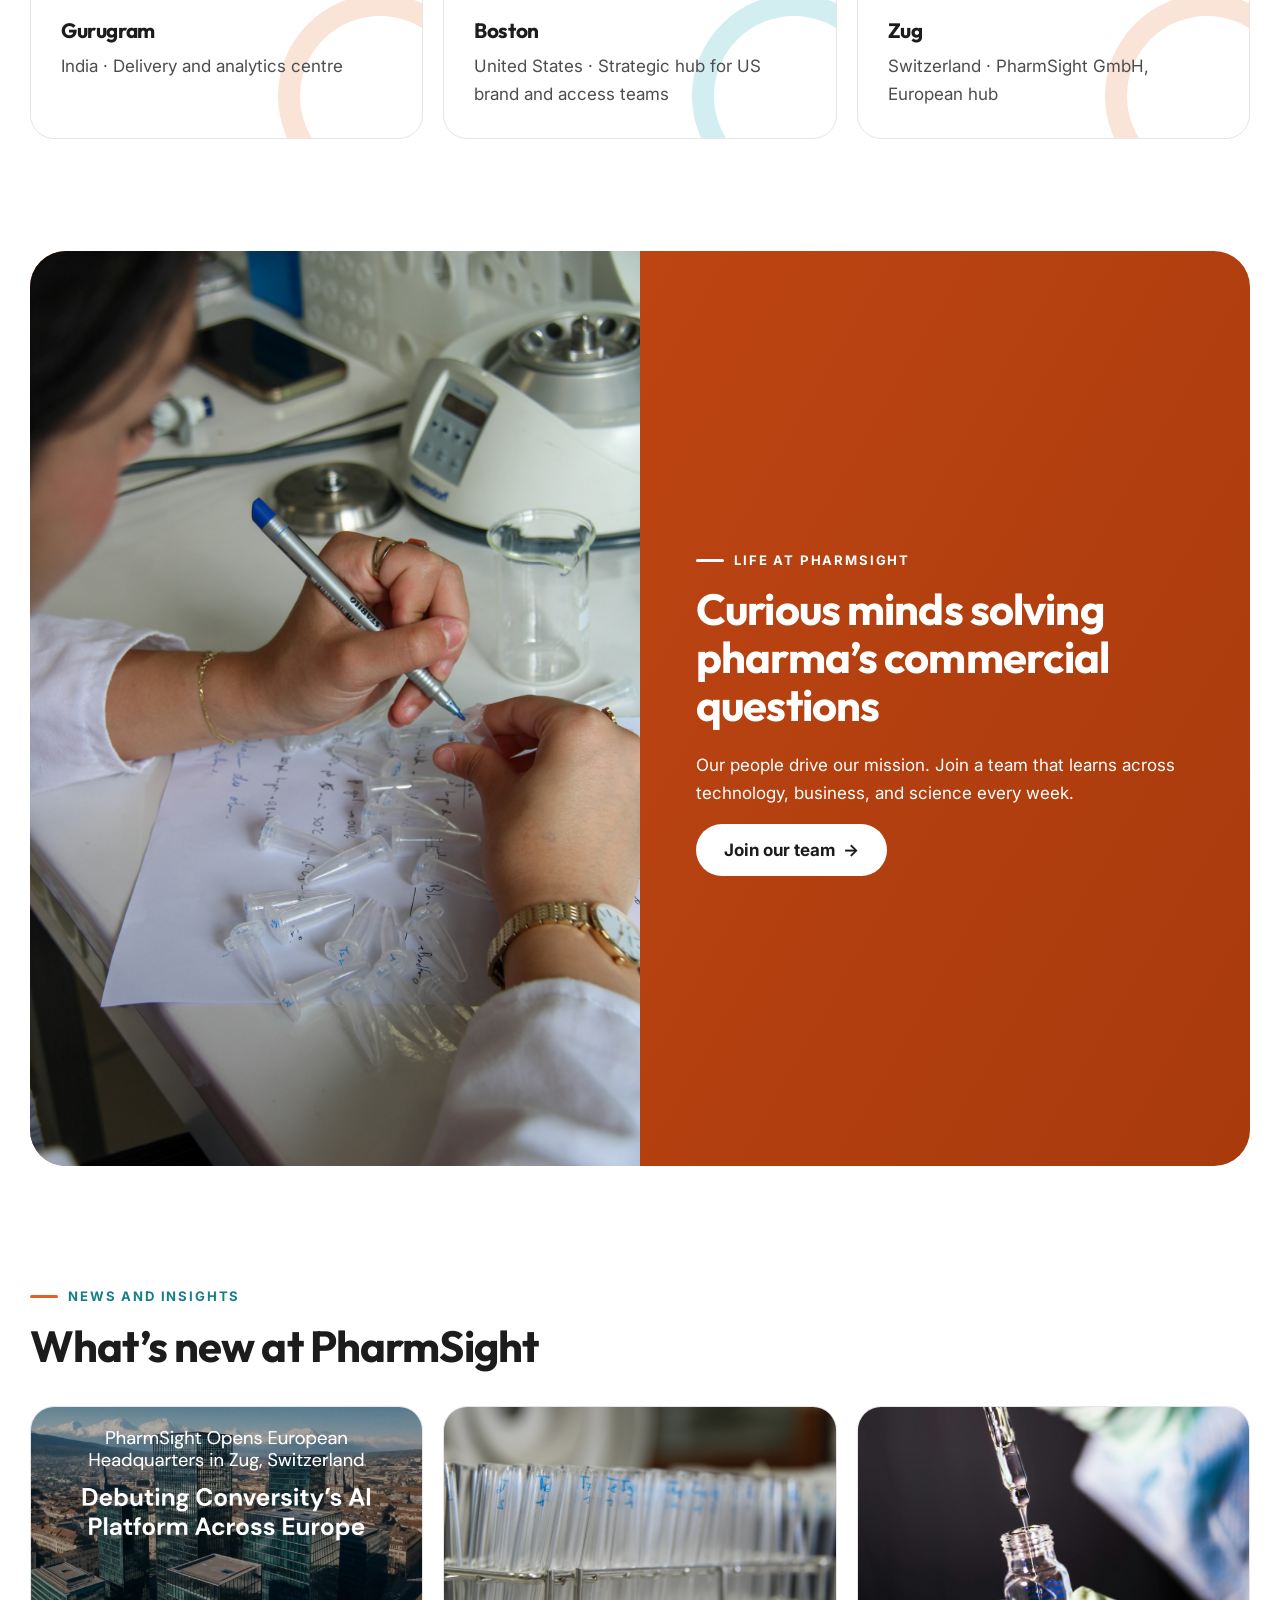
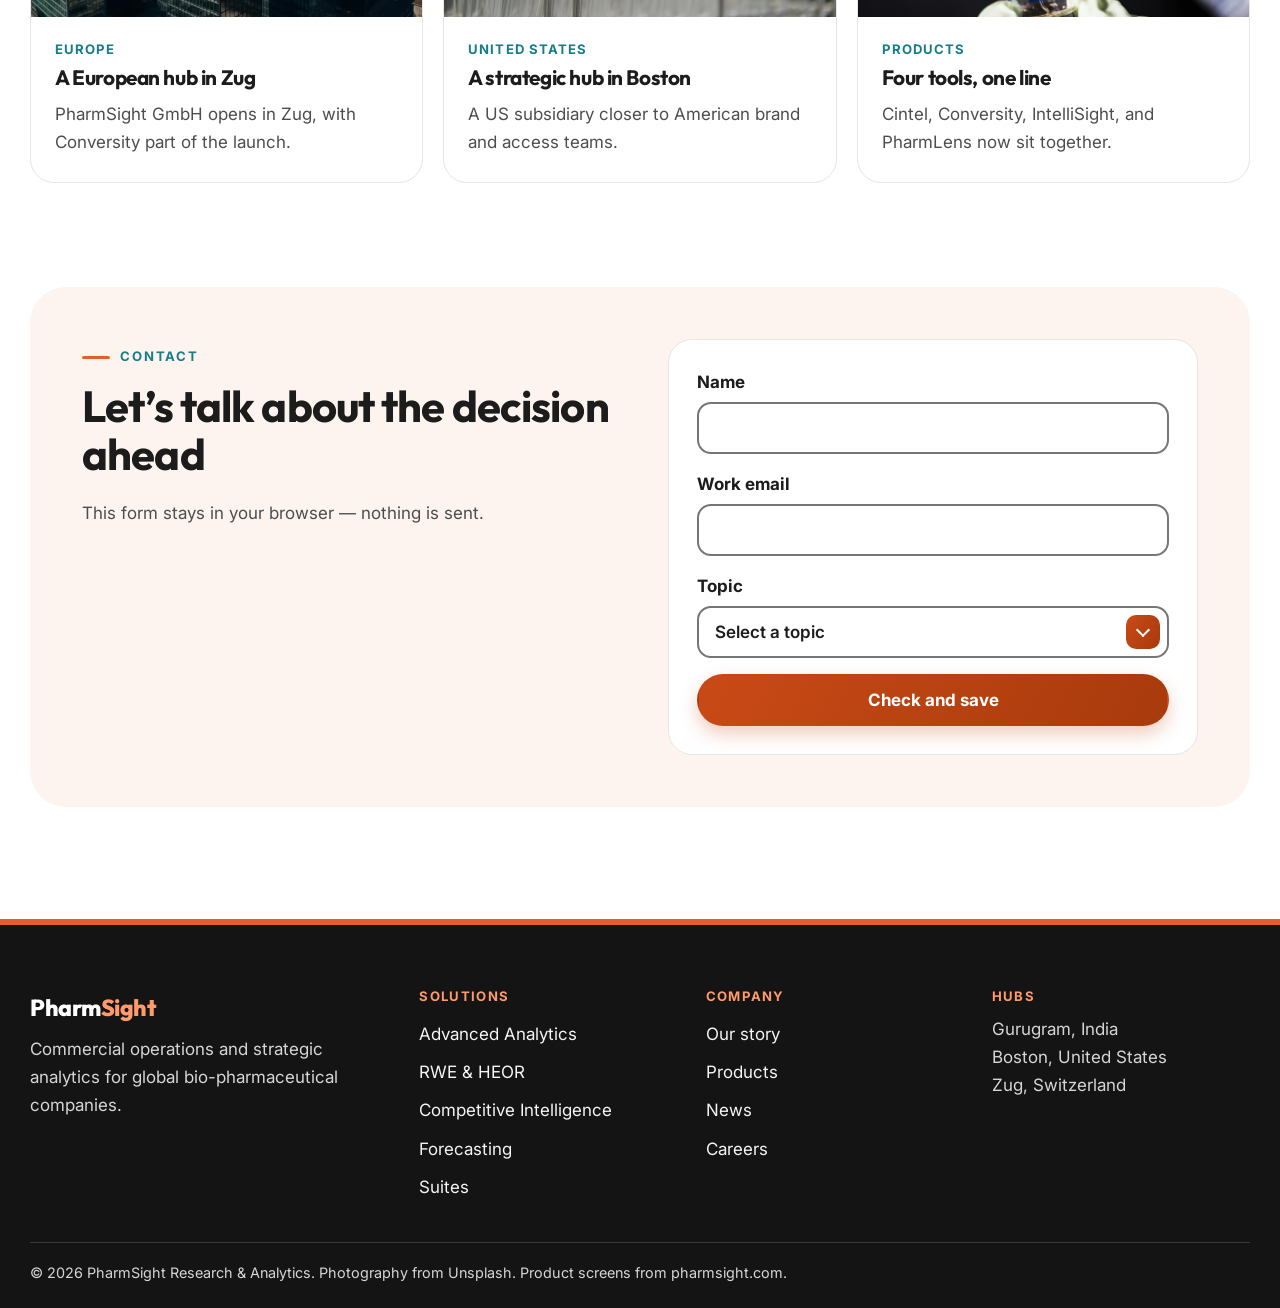
<file: site-v10/index.html>
<!DOCTYPE html>
<html lang="en">
<head>
  <meta charset="UTF-8" />
  <meta name="viewport" content="width=device-width, initial-scale=1" />
  <title>V10 — PharmSight</title>
  <meta name="description" content="PharmSight supports global bio-pharmaceutical companies with advanced analytics, RWE and HEOR, competitive intelligence, forecasting, and the Cintel, Conversity, IntelliSight, and PharmLens toolkit." />
  <link rel="preconnect" href="https://fonts.googleapis.com" />
  <link rel="preconnect" href="https://fonts.gstatic.com" crossorigin />
  <link href="https://fonts.googleapis.com/css2?family=Outfit:wght@500;600;700;800&family=Inter:wght@400;500;600;700&display=swap" rel="stylesheet" />
  <link rel="stylesheet" href="styles.css" />
</head>
<body>
  <a class="skip" href="#main">Skip to content</a>

  <div class="topbar">
    <div class="wrap topbar-row">
      <p>Hubs in Gurugram · Boston · Zug</p>
      <a href="#ask">Try Ask PharmSight <span aria-hidden="true">→</span></a>
    </div>
  </div>

  <header class="header">
    <div class="wrap header-row">
      <a class="logo" href="#top" aria-label="PharmSight home">
        <svg class="mark" viewBox="0 0 44 44" aria-hidden="true">
          <rect x="3" y="3" width="38" height="38" rx="19" fill="#e65e27"/>
          <path d="M22 3a19 19 0 0 1 0 38z" fill="#177e89"/>
          <circle cx="22" cy="22" r="8" fill="none" stroke="#fff" stroke-width="3"/>
          <circle cx="22" cy="22" r="3" fill="#fff"/>
        </svg>
        <span class="logo-name">Pharm<span>Sight</span></span>
      </a>
      <button class="menu-btn" type="button" aria-expanded="false" aria-controls="primary-nav" data-menu-btn>
        <span class="bars" aria-hidden="true"></span>
        <span class="sr-only" data-menu-label>Open menu</span>
      </button>
      <nav id="primary-nav" class="primary" aria-label="Primary" data-primary>
        <ul>
          <li class="has-menu">
            <button type="button" aria-expanded="false" aria-controls="m-solutions">Solutions</button>
            <ul id="m-solutions" class="submenu" hidden>
              <li><a href="#business">Advanced Analytics</a></li>
              <li><a href="#business">RWE &amp; HEOR</a></li>
              <li><a href="#business">Competitive Intelligence</a></li>
              <li><a href="#business">Forecasting</a></li>
              <li><a href="#business">Suites</a></li>
            </ul>
          </li>
          <li class="has-menu">
            <button type="button" aria-expanded="false" aria-controls="m-products">Products</button>
            <ul id="m-products" class="submenu" hidden>
              <li><a href="#products">Cintel</a></li>
              <li><a href="#products">Conversity</a></li>
              <li><a href="#products">IntelliSight</a></li>
              <li><a href="#products">PharmLens</a></li>
            </ul>
          </li>
          <li class="has-menu">
            <button type="button" aria-expanded="false" aria-controls="m-accel">Accelerators</button>
            <ul id="m-accel" class="submenu" hidden>
              <li><a href="#contact">Scope an accelerator</a></li>
            </ul>
          </li>
          <li class="has-menu">
            <button type="button" aria-expanded="false" aria-controls="m-tech">Technology &amp; AI</button>
            <ul id="m-tech" class="submenu" hidden>
              <li><a href="#ask">Ask PharmSight</a></li>
              <li><a href="#pulse">Therapy pulse</a></li>
            </ul>
          </li>
          <li><a class="nav-link" href="#presence">Presence</a></li>
          <li><a class="nav-link" href="#news">News</a></li>
        </ul>
        <a class="btn btn-primary" href="#contact">Contact us <span aria-hidden="true">→</span></a>
      </nav>
    </div>
  </header>

  <main id="main">
    <section class="hero" id="top" aria-roledescription="slideshow" aria-label="Highlights">
      <div class="hero-slides">
        <div class="slide is-active" id="slide-1" role="tabpanel" aria-labelledby="tab-1">
          <img src="../assets/immersive/lab_scientist.jpg" alt="" />
          <div class="wrap slide-copy">
            <p class="kicker">Commercial intelligence for bio-pharma</p>
            <h1>Clarity for every <em>commercial</em> decision</h1>
            <p class="lead">Technology, business, and therapy-area expertise in one team, so brand, access, and launch choices rest on evidence.</p>
            <div class="actions">
              <a class="btn btn-primary" href="#business">Explore our solutions <span aria-hidden="true">→</span></a>
              <a class="btn btn-ghost" href="#ask">Ask PharmSight</a>
            </div>
          </div>
        </div>
        <div class="slide" id="slide-2" role="tabpanel" aria-labelledby="tab-2" hidden>
          <img src="../assets/immersive/lab_pipette.jpg" alt="" />
          <div class="wrap slide-copy">
            <p class="kicker">Proprietary toolkit</p>
            <h2 class="h1">Four tools that keep working after the project</h2>
            <p class="lead">Cintel, Conversity, IntelliSight, and PharmLens bring intelligence, training, and analytics into daily work.</p>
            <div class="actions"><a class="btn btn-primary" href="#products">See the products <span aria-hidden="true">→</span></a></div>
          </div>
        </div>
        <div class="slide" id="slide-3" role="tabpanel" aria-labelledby="tab-3" hidden>
          <img src="../assets/immersive/zug_2.jpg" alt="" />
          <div class="wrap slide-copy">
            <p class="kicker">Global presence</p>
            <h2 class="h1">Close to clients in three time zones</h2>
            <p class="lead">Teams in Gurugram, Boston, and Zug hand work across the day so answers arrive sooner.</p>
            <div class="actions"><a class="btn btn-primary" href="#presence">Meet our hubs <span aria-hidden="true">→</span></a></div>
          </div>
        </div>
      </div>
      <div class="wrap hero-tabs-row">
        <div class="hero-tabs" role="tablist" aria-label="Choose a highlight" data-hero-tabs>
          <button type="button" role="tab" id="tab-1" aria-controls="slide-1" aria-selected="true"><span class="ht-num">01</span><span>Our approach</span></button>
          <button type="button" role="tab" id="tab-2" aria-controls="slide-2" aria-selected="false" tabindex="-1"><span class="ht-num">02</span><span>Products</span></button>
          <button type="button" role="tab" id="tab-3" aria-controls="slide-3" aria-selected="false" tabindex="-1"><span class="ht-num">03</span><span>Presence</span></button>
        </div>
      </div>
    </section>

    <section class="quote-band" aria-label="Our belief">
      <div class="wrap quote-row">
        <svg class="quote-mark" viewBox="0 0 64 48" aria-hidden="true"><path d="M0 48V28C0 12 8 2 24 0v9c-8 2-12 8-12 17h12v22zm36 0V28C36 12 44 2 60 0v9c-8 2-12 8-12 17h12v22z" fill="currentColor"/></svg>
        <blockquote>
          <p>Some answers are measured in reports. The ones that matter are measured in patients reached.</p>
        </blockquote>
        <a class="btn btn-outline-light" href="#story">Read our story</a>
      </div>
    </section>

    <section class="story" id="story" aria-labelledby="story-title">
      <div class="wrap story-grid">
        <div class="story-visual">
          <div class="arc arc-orange" aria-hidden="true"></div>
          <div class="arc arc-teal" aria-hidden="true"></div>
          <img src="../assets/immersive/lab_microscope.jpg" alt="A researcher studies a sample under a microscope" />
          <div class="story-badge"><strong>100%</strong><span>client retention</span></div>
        </div>
        <div>
          <p class="eyebrow">The PharmSight story</p>
          <h2 id="story-title">Built by analysts, <span class="accent">guided by patients</span></h2>
          <p>PharmSight began with a simple idea: commercial teams decide better when technology, business sense, and pharma knowledge sit at the same table. Today more than 75 consultants deliver that blend for global bio-pharmaceutical companies.</p>
          <ul class="ticks">
            <li>Oncology, neurology, immunology, and a wide range of other markets</li>
            <li>Projects from early asset valuation to in-market growth</li>
            <li>Tools that clients keep using after the work ends</li>
          </ul>
          <a class="text-link" href="#purpose">What drives us <span aria-hidden="true">→</span></a>
        </div>
      </div>
    </section>

    <section class="purpose" id="purpose" aria-labelledby="purpose-title">
      <div class="wrap purpose-grid">
        <div class="purpose-copy">
          <p class="eyebrow eyebrow-light">Our purpose</p>
          <h2 id="purpose-title">We turn data into decisions that move medicines forward</h2>
          <p>Every engagement starts with the question behind the brief and ends with an answer a team can act on.</p>
        </div>
        <ul class="pillars">
          <li class="pillar">
            <span class="p-ico" aria-hidden="true"><svg viewBox="0 0 32 32"><rect x="4" y="18" width="5" height="10" rx="1.5"/><rect x="13.5" y="11" width="5" height="17" rx="1.5"/><rect x="23" y="4" width="5" height="24" rx="1.5"/></svg></span>
            <h3>Evidence before opinion</h3>
            <p>Analytics, real-world data, and forecasting give each choice a measurable base.</p>
          </li>
          <li class="pillar">
            <span class="p-ico" aria-hidden="true"><svg viewBox="0 0 32 32"><circle cx="16" cy="16" r="11" fill="none" stroke-width="3"/><circle cx="16" cy="16" r="4"/></svg></span>
            <h3>Focus on the patient</h3>
            <p>Patient journeys and outcomes shape how we size markets and plan access.</p>
          </li>
          <li class="pillar">
            <span class="p-ico" aria-hidden="true"><svg viewBox="0 0 32 32"><path d="M6 22l7-7 5 5 9-10" fill="none" stroke-width="3" stroke-linecap="round" stroke-linejoin="round"/><circle cx="27" cy="10" r="2.5"/></svg></span>
            <h3>Results that last</h3>
            <p>Retained teams and proprietary tools keep insight flowing between projects.</p>
          </li>
        </ul>
      </div>
    </section>

    <section class="overview" aria-labelledby="overview-title">
      <div class="wrap">
        <div class="section-head">
          <div>
            <p class="eyebrow">Overview</p>
            <h2 id="overview-title">Global reach, human touch</h2>
          </div>
          <p class="muted">A focused team that bio-pharma clients return to, year after year.</p>
        </div>
        <ul class="stats">
          <li><span class="ring" aria-hidden="true"></span><strong data-count="75" data-suffix="+">75+</strong><span>Consultants</span></li>
          <li><span class="ring ring-teal" aria-hidden="true"></span><strong data-count="500" data-suffix="+">500+</strong><span>Projects delivered</span></li>
          <li><span class="ring" aria-hidden="true"></span><strong data-count="100" data-suffix="%">100%</strong><span>Client retention</span></li>
          <li><span class="ring ring-teal" aria-hidden="true"></span><strong data-count="3">3</strong><span>Global hubs</span></li>
        </ul>
      </div>
    </section>

    <section class="business" id="business" aria-labelledby="business-title">
      <div class="wrap">
        <div class="section-head">
          <div>
            <p class="eyebrow">Our business</p>
            <h2 id="business-title">Five practices, one connected view</h2>
          </div>
          <p class="muted">Use the arrow keys to move between practices.</p>
        </div>
        <div class="biz">
          <div class="biz-tabs" role="tablist" aria-orientation="vertical" aria-label="Practices" data-biz-tabs>
            <button type="button" role="tab" id="bt-aa" aria-controls="bp-aa" aria-selected="true">Advanced Analytics</button>
            <button type="button" role="tab" id="bt-rwe" aria-controls="bp-rwe" aria-selected="false" tabindex="-1">RWE &amp; HEOR</button>
            <button type="button" role="tab" id="bt-ci" aria-controls="bp-ci" aria-selected="false" tabindex="-1">Competitive Intelligence</button>
            <button type="button" role="tab" id="bt-fc" aria-controls="bp-fc" aria-selected="false" tabindex="-1">Forecasting</button>
            <button type="button" role="tab" id="bt-su" aria-controls="bp-su" aria-selected="false" tabindex="-1">Suites</button>
          </div>
          <div class="biz-panel" id="bp-aa" role="tabpanel" aria-labelledby="bt-aa" tabindex="0">
            <img src="../assets/immersive/CA_01.png" alt="" />
            <div><h3>Advanced Analytics</h3><p>Field, marketing, and patient data turned into targeting and performance decisions.</p>
            <ul class="chips"><li>Sales Force Analytics</li><li>Marketing Analytics</li><li>Modelling Solutions</li><li>Reporting Solutions</li><li>Access &amp; Contracting Analytics</li><li>Patient Analytics</li></ul></div>
          </div>
          <div class="biz-panel" id="bp-rwe" role="tabpanel" aria-labelledby="bt-rwe" tabindex="0" hidden>
            <img src="../assets/immersive/HEOR_01.png" alt="" />
            <div><h3>RWE &amp; HEOR</h3><p>Evidence that payers and HTA bodies trust, from data collection to the value dossier.</p>
            <ul class="chips"><li>Budget Impact Analysis</li><li>PRO Analysis</li><li>Health Technology Assessment</li><li>RWD Collection</li><li>Value Dossier Development</li></ul></div>
          </div>
          <div class="biz-panel" id="bp-ci" role="tabpanel" aria-labelledby="bt-ci" tabindex="0" hidden>
            <img src="../assets/immersive/FCI_01.png" alt="" />
            <div><h3>Competitive Intelligence</h3><p>A steady read on rivals, pipelines, and conferences, so surprises arrive early.</p>
            <ul class="chips"><li>Competitive Landscape</li><li>Analyst Coverage</li><li>Pipeline &amp; Portfolio Monitoring</li><li>Conference Coverage</li><li>Periodic Monitoring</li><li>Opportunity Assessment</li></ul></div>
          </div>
          <div class="biz-panel" id="bp-fc" role="tabpanel" aria-labelledby="bt-fc" tabindex="0" hidden>
            <img src="../assets/immersive/PA_01.png" alt="" />
            <div><h3>Forecasting</h3><p>Epidemiology-based and statistical models for assets in development and in market.</p>
            <ul class="chips"><li>In-line &amp; Pipeline Forecast</li><li>BD&amp;L</li><li>Stage-Gate Assessments</li><li>Market Sizing</li><li>Statistical Forecast Models</li><li>Asset Valuation Models</li><li>Supply Chain Management</li></ul></div>
          </div>
          <div class="biz-panel" id="bp-su" role="tabpanel" aria-labelledby="bt-su" tabindex="0" hidden>
            <img src="../assets/immersive/DM_01.png" alt="" />
            <div><h3>Suites</h3><p>Bundled programmes for the moments that matter most in a brand’s life.</p>
            <ul class="chips"><li>Launch Excellence</li><li>Commercial Effectiveness</li><li>Market Intelligence</li><li>Access Strategy &amp; Landscape</li></ul></div>
          </div>
        </div>
      </div>
    </section>

    <section class="ask" id="ask" aria-labelledby="ask-title">
      <div class="wrap ask-grid">
        <div>
          <p class="eyebrow eyebrow-light">AI tool · Ask PharmSight</p>
          <h2 id="ask-title">Ask a question, get a starting plan</h2>
          <p>Type a business question or pick a suggestion. The assistant matches it to a practice, a product, and first steps.</p>
          <p class="note">Scripted demo: answers come from rules on this page, not a live AI model. Nothing you type is sent.</p>
        </div>
        <div class="chat" data-chat>
          <div class="chat-head"><span class="live-dot" aria-hidden="true"></span>Ask PharmSight <span class="chat-tag">Demo</span></div>
          <ol class="chat-log" aria-label="Conversation" data-chat-log>
            <li class="msg bot">Hi! What decision are you working on? Try one of the suggestions below.</li>
          </ol>
          <div class="chat-suggest" role="group" aria-label="Suggested questions">
            <button type="button" class="chip-btn" data-ask="How big is the market for our new oncology asset?">Market size for an oncology asset</button>
            <button type="button" class="chip-btn" data-ask="How do we prepare for an HTA submission?">Prepare an HTA submission</button>
            <button type="button" class="chip-btn" data-ask="What are competitors planning in multiple sclerosis?">Competitor plans in MS</button>
          </div>
          <form class="chat-form" data-chat-form>
            <label class="sr-only" for="chat-q">Your question</label>
            <input id="chat-q" name="q" autocomplete="off" placeholder="Ask about markets, access, competitors…" />
            <button class="btn btn-primary" type="submit">Ask</button>
          </form>
          <p class="sr-only" role="status" aria-live="polite" data-chat-status></p>
        </div>
      </div>
    </section>

    <section class="pulse" id="pulse" aria-labelledby="pulse-title">
      <div class="wrap">
        <div class="section-head">
          <div>
            <p class="eyebrow">AI tool · Therapy pulse</p>
            <h2 id="pulse-title">Where our work concentrates</h2>
          </div>
          <p class="muted">Pick a therapy area to see the indications we cover and an illustrative mix of practices. Figures are examples, not client data.</p>
        </div>
        <div class="pulse-card">
          <fieldset class="seg">
            <legend class="sr-only">Therapy area</legend>
            <label><input type="radio" name="ta" value="onc" checked /><span>Oncology</span></label>
            <label><input type="radio" name="ta" value="neu" /><span>Neurology</span></label>
            <label><input type="radio" name="ta" value="imm" /><span>Immunology</span></label>
            <label><input type="radio" name="ta" value="oth" /><span>Other areas</span></label>
          </fieldset>
          <div class="pulse-body">
            <div class="donut-wrap">
              <svg class="donut" viewBox="0 0 120 120" role="img" aria-labelledby="donut-title" data-donut>
                <title id="donut-title">Illustrative practice mix</title>
              </svg>
              <div class="donut-center" aria-hidden="true"><strong data-donut-top>30%</strong><span data-donut-label>Forecasting</span></div>
            </div>
            <div>
              <h3 data-pulse-title>Oncology</h3>
              <ul class="legend" data-legend></ul>
              <p class="pulse-sub">Indications we cover</p>
              <ul class="chips" data-indications></ul>
            </div>
          </div>
        </div>
      </div>
    </section>

    <section class="products" id="products" aria-labelledby="products-title">
      <div class="wrap">
        <div class="section-head">
          <div>
            <p class="eyebrow eyebrow-light">Products</p>
            <h2 id="products-title">An AI toolkit for pharma teams</h2>
          </div>
          <a class="btn btn-outline-light" href="#contact">Book a demo</a>
        </div>
        <div class="prod-grid">
          <article class="prod">
            <div class="prod-img"><img src="../assets/immersive/product1.png" alt="Cintel showing news, events, congress data, and analyst commentary" /></div>
            <p class="prod-tag">Intelligence</p>
            <h3>Cintel</h3>
            <p>News, events, congress coverage, analyst commentary, and historical sales in one place.</p>
          </article>
          <article class="prod">
            <div class="prod-img"><img src="../assets/immersive/conversity.png" alt="Conversity showing negotiation training modules" /></div>
            <p class="prod-tag">Training</p>
            <h3>Conversity</h3>
            <p>AI-powered negotiation and sales training for pricing and objection handling.</p>
          </article>
          <article class="prod">
            <div class="prod-img"><img src="../assets/immersive/product2.png" alt="IntelliSight conversational analytics with a chart and chat panel" /></div>
            <p class="prod-tag">Analytics</p>
            <h3>IntelliSight</h3>
            <p>A conversational interface that lets business users question their data directly.</p>
          </article>
          <article class="prod">
            <div class="prod-img prod-lens" aria-hidden="true"><span>PL</span></div>
            <p class="prod-tag">Coming into view</p>
            <h3>PharmLens</h3>
            <p>Part of the proprietary toolkit. A public product screen has not been released yet.</p>
          </article>
        </div>
      </div>
    </section>

    <section class="presence" id="presence" aria-labelledby="presence-title">
      <div class="wrap">
        <div class="section-head">
          <div>
            <p class="eyebrow">Global presence</p>
            <h2 id="presence-title">Three hubs, one working day that never stops</h2>
          </div>
          <p class="muted">Local times update every minute.</p>
        </div>
        <ul class="hubs">
          <li class="hub">
            <div class="hub-top"><span class="hub-flag" aria-hidden="true">IN</span><span class="hub-time" data-tz="Asia/Kolkata">--:--</span></div>
            <h3>Gurugram</h3>
            <p>India · Delivery and analytics centre</p>
          </li>
          <li class="hub">
            <div class="hub-top"><span class="hub-flag" aria-hidden="true">US</span><span class="hub-time" data-tz="America/New_York">--:--</span></div>
            <h3>Boston</h3>
            <p>United States · Strategic hub for US brand and access teams</p>
          </li>
          <li class="hub">
            <div class="hub-top"><span class="hub-flag" aria-hidden="true">CH</span><span class="hub-time" data-tz="Europe/Zurich">--:--</span></div>
            <h3>Zug</h3>
            <p>Switzerland · PharmSight GmbH, European hub</p>
          </li>
        </ul>
      </div>
    </section>

    <section class="life" aria-labelledby="life-title">
      <div class="wrap life-grid">
        <img src="../assets/immersive/lab_writing.jpg" alt="Team members reviewing notes together" />
        <div class="life-copy">
          <p class="eyebrow eyebrow-light">Life at PharmSight</p>
          <h2 id="life-title">Curious minds solving pharma’s commercial questions</h2>
          <p>Our people drive our mission. Join a team that learns across technology, business, and science every week.</p>
          <a class="btn btn-white" href="#contact">Join our team <span aria-hidden="true">→</span></a>
        </div>
      </div>
    </section>

    <section class="news" id="news" aria-labelledby="news-title">
      <div class="wrap">
        <div class="section-head">
          <div>
            <p class="eyebrow">News and insights</p>
            <h2 id="news-title">What’s new at PharmSight</h2>
          </div>
        </div>
        <div class="news-grid">
          <article class="news-card">
            <img src="../assets/immersive/zug_6.jpg" alt="" />
            <div><p class="n-tag">Europe</p><h3>A European hub in Zug</h3><p>PharmSight GmbH opens in Zug, with Conversity part of the launch.</p></div>
          </article>
          <article class="news-card">
            <img src="../assets/immersive/lab_tubes.jpg" alt="" />
            <div><p class="n-tag">United States</p><h3>A strategic hub in Boston</h3><p>A US subsidiary closer to American brand and access teams.</p></div>
          </article>
          <article class="news-card">
            <img src="../assets/immersive/lab_bottle.jpg" alt="" />
            <div><p class="n-tag">Products</p><h3>Four tools, one line</h3><p>Cintel, Conversity, IntelliSight, and PharmLens now sit together.</p></div>
          </article>
        </div>
      </div>
    </section>

    <section class="contact" id="contact" aria-labelledby="contact-title">
      <div class="wrap contact-grid">
        <div>
          <p class="eyebrow">Contact</p>
          <h2 id="contact-title">Let’s talk about the decision ahead</h2>
          <p class="muted">This form stays in your browser — nothing is sent.</p>
        </div>
        <form class="form" data-form novalidate>
          <div class="form-alert" role="alert" data-form-alert hidden></div>
          <div class="field">
            <label for="f-name">Name</label>
            <input id="f-name" name="name" autocomplete="name" required aria-describedby="f-name-err" />
            <p id="f-name-err" class="err" hidden></p>
          </div>
          <div class="field">
            <label for="f-email">Work email</label>
            <input id="f-email" name="email" type="email" autocomplete="email" required aria-describedby="f-email-err" />
            <p id="f-email-err" class="err" hidden></p>
          </div>
          <div class="field">
            <label for="f-topic">Topic</label>
            <span class="select-wrap"><select id="f-topic" name="topic" required aria-describedby="f-topic-err">
              <option value="">Select a topic</option>
              <option>Solutions</option><option>Product demo</option><option>Careers</option><option>Partnership</option>
            </select><span class="select-chev" aria-hidden="true"></span></span>
            <p id="f-topic-err" class="err" hidden></p>
          </div>
          <button class="btn btn-primary" type="submit">Check and save</button>
          <p class="ok" role="status" data-form-ok hidden>Saved on this page only. Nothing was sent.</p>
        </form>
      </div>
    </section>
  </main>

  <footer class="footer">
    <div class="wrap footer-grid">
      <div>
        <p class="footer-brand">Pharm<span>Sight</span></p>
        <p>Commercial operations and strategic analytics for global bio-pharmaceutical companies.</p>
      </div>
      <nav aria-label="Solutions">
        <h2>Solutions</h2>
        <a href="#business">Advanced Analytics</a>
        <a href="#business">RWE &amp; HEOR</a>
        <a href="#business">Competitive Intelligence</a>
        <a href="#business">Forecasting</a>
        <a href="#business">Suites</a>
      </nav>
      <nav aria-label="Company">
        <h2>Company</h2>
        <a href="#story">Our story</a>
        <a href="#products">Products</a>
        <a href="#news">News</a>
        <a href="#contact">Careers</a>
      </nav>
      <div>
        <h2>Hubs</h2>
        <p>Gurugram, India<br />Boston, United States<br />Zug, Switzerland</p>
      </div>
    </div>
    <p class="wrap legal">© 2026 PharmSight Research &amp; Analytics. Photography from Unsplash. Product screens from pharmsight.com.</p>
  </footer>
  <script src="app.js"></script></body>
</html>
</file>
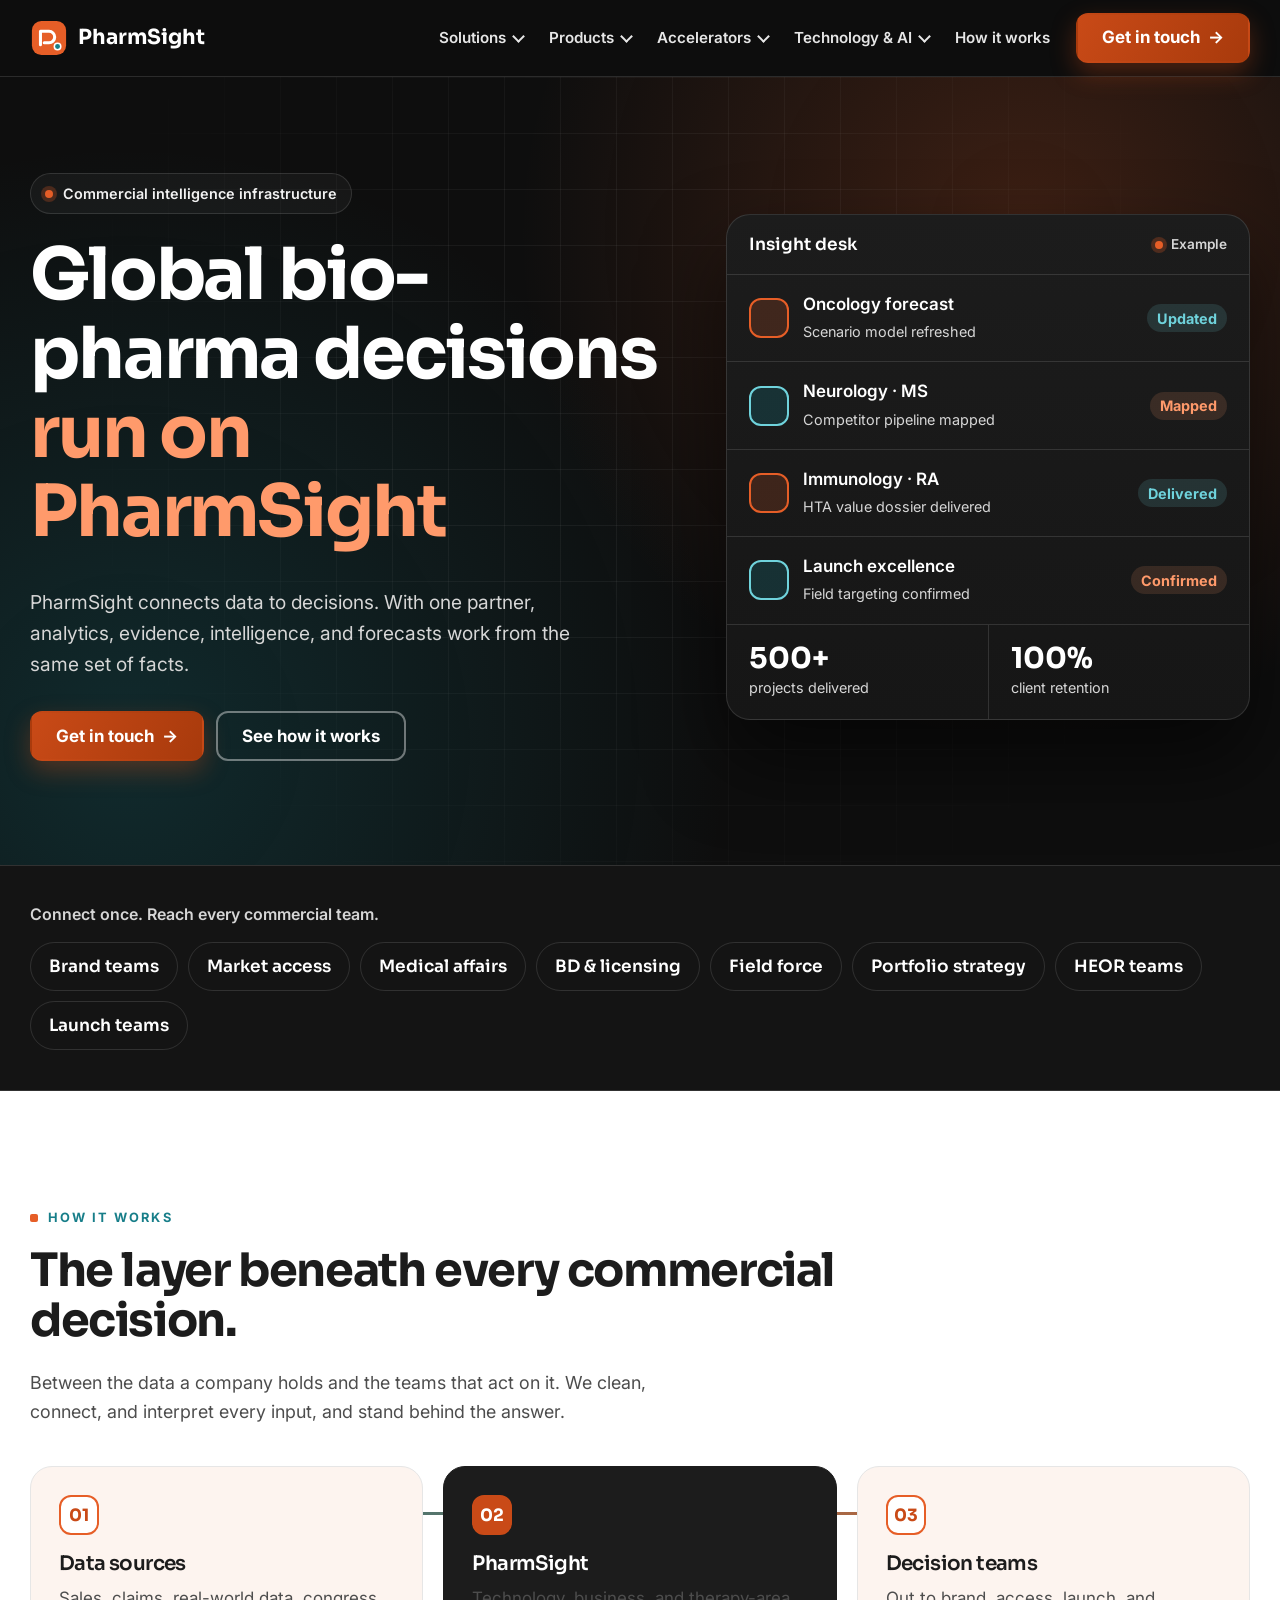
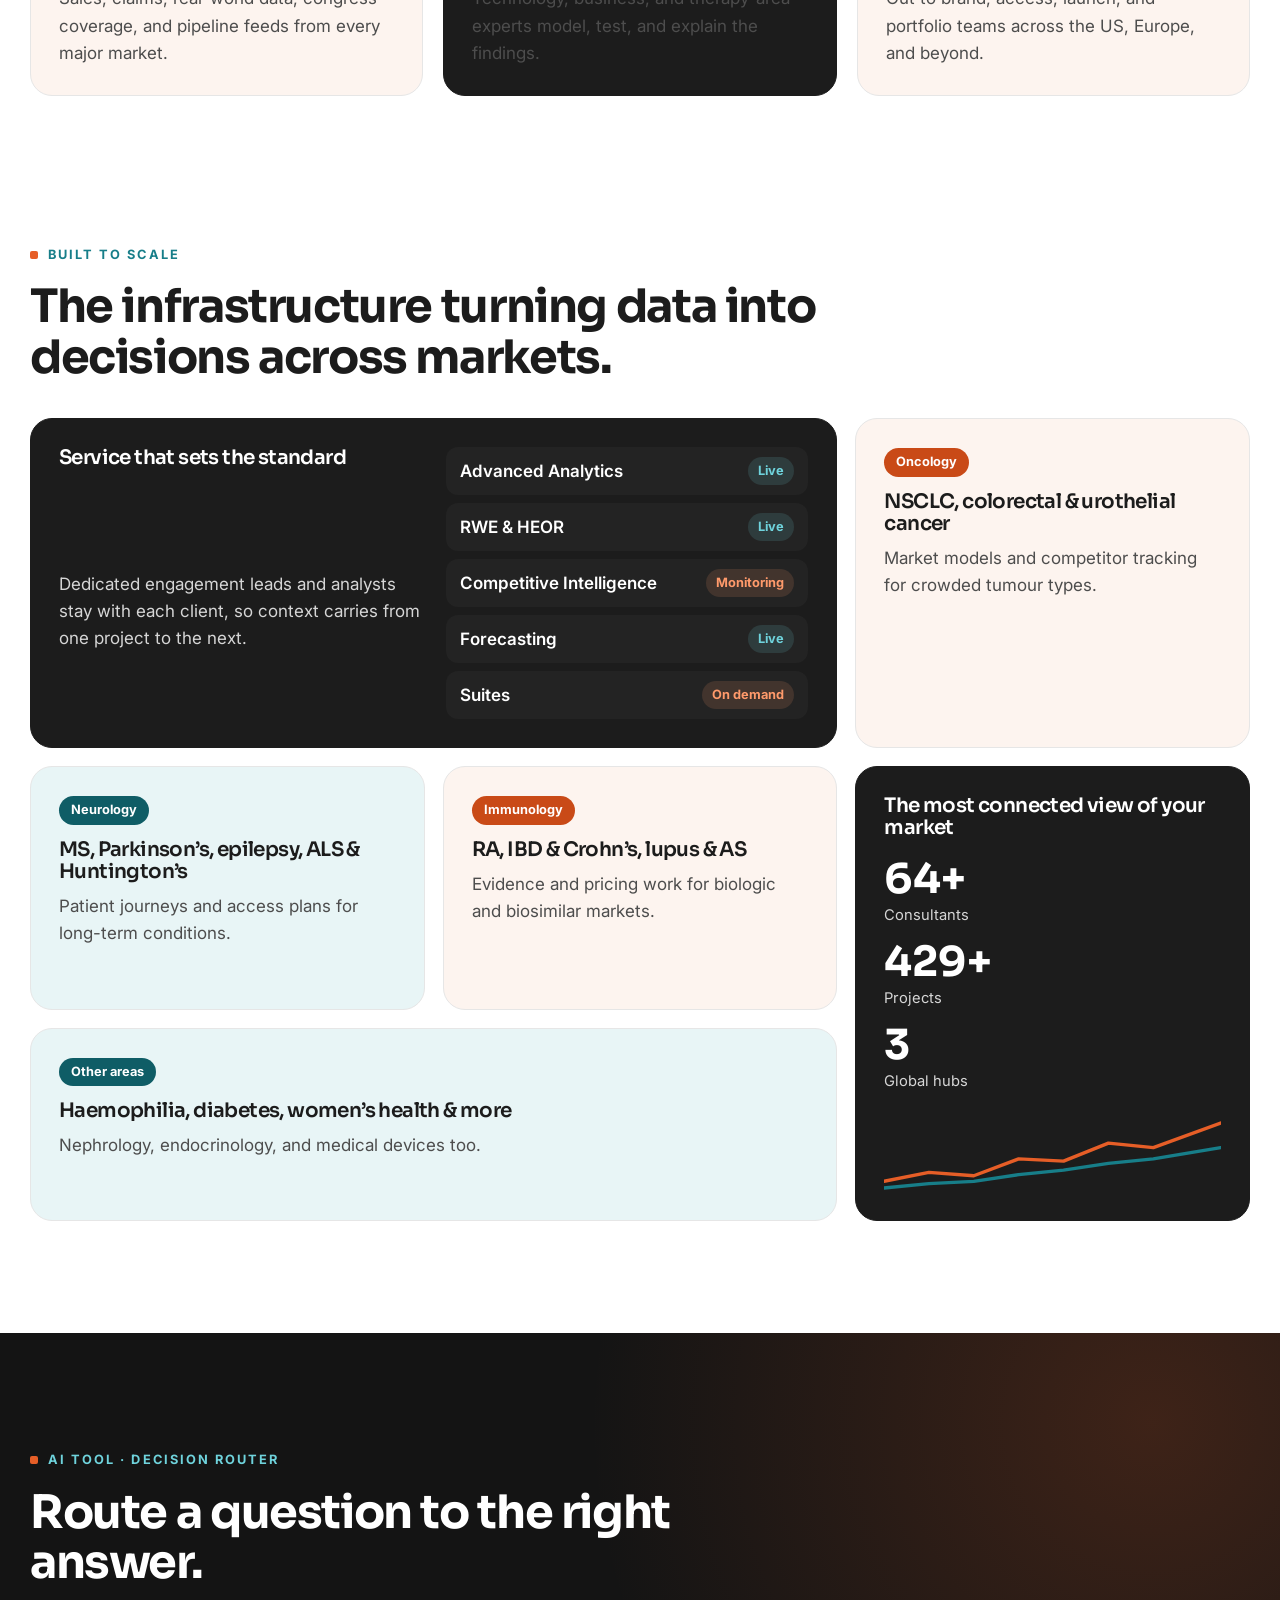
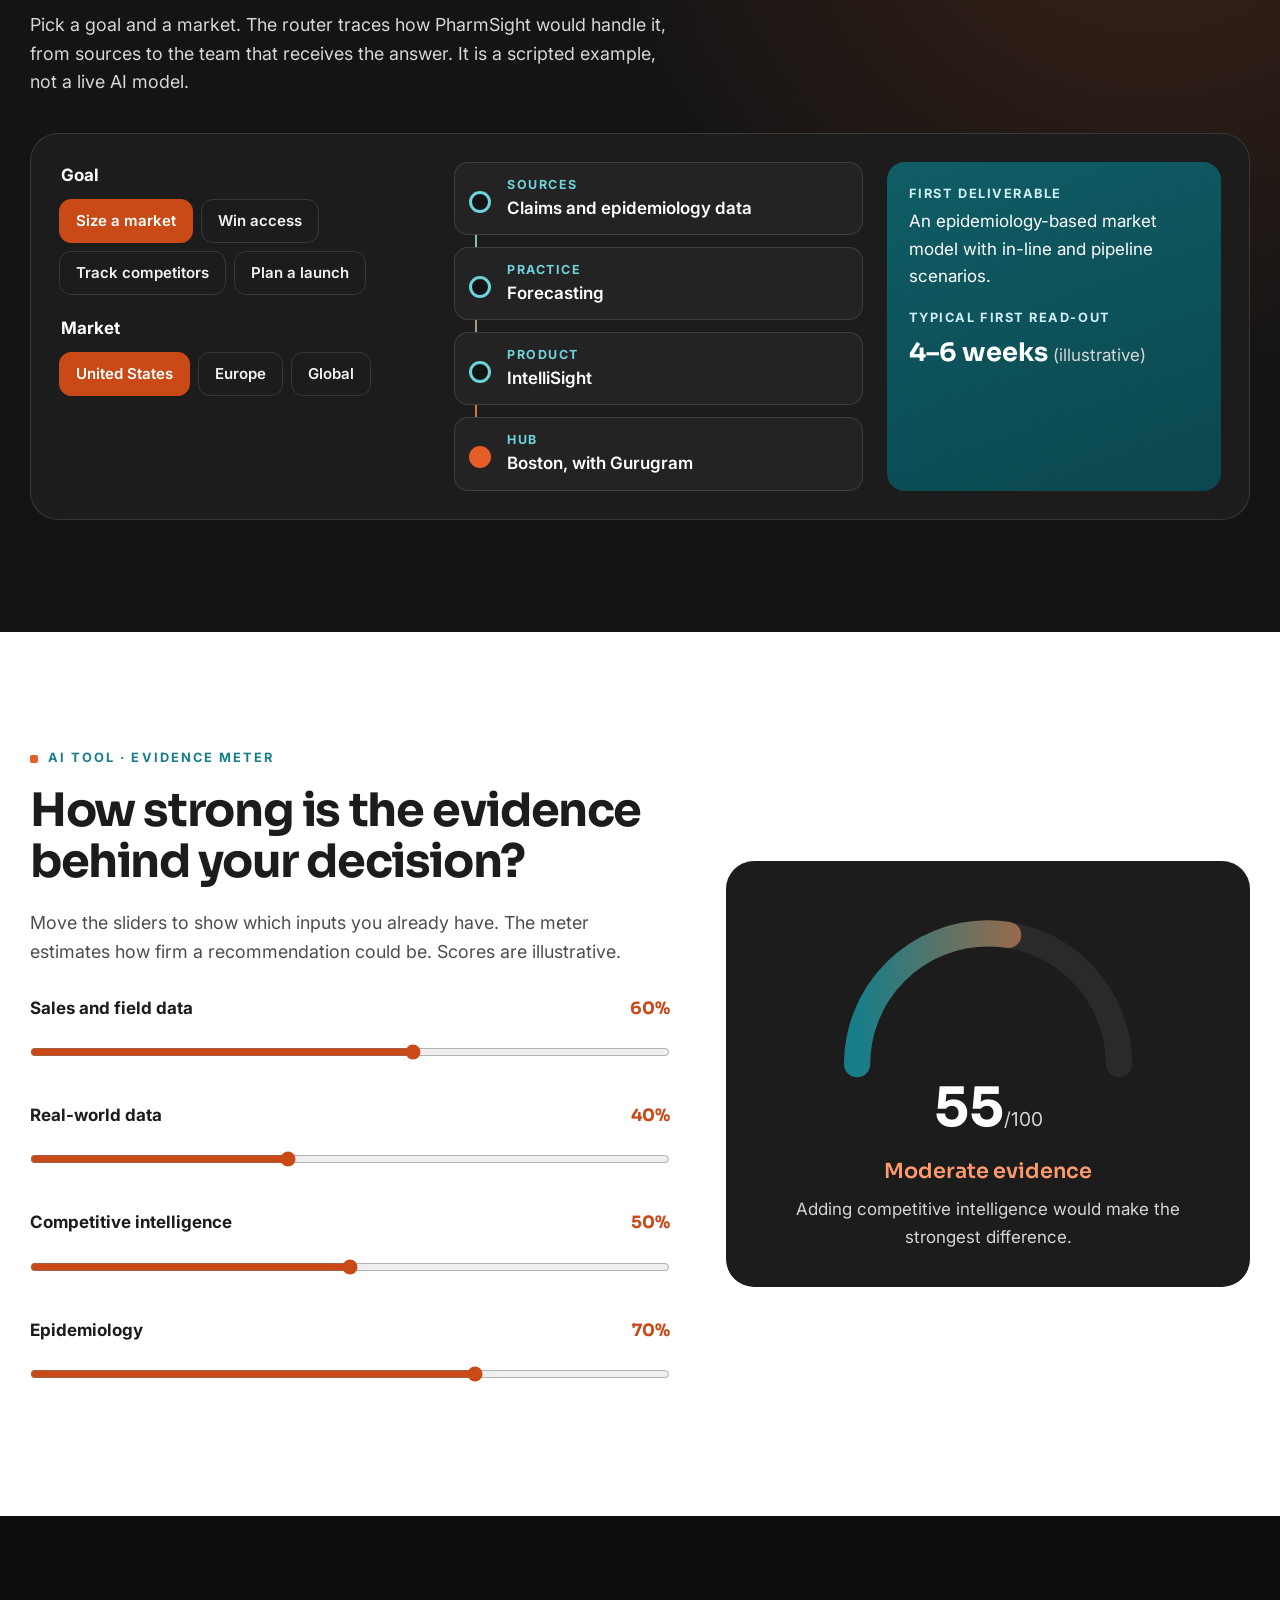
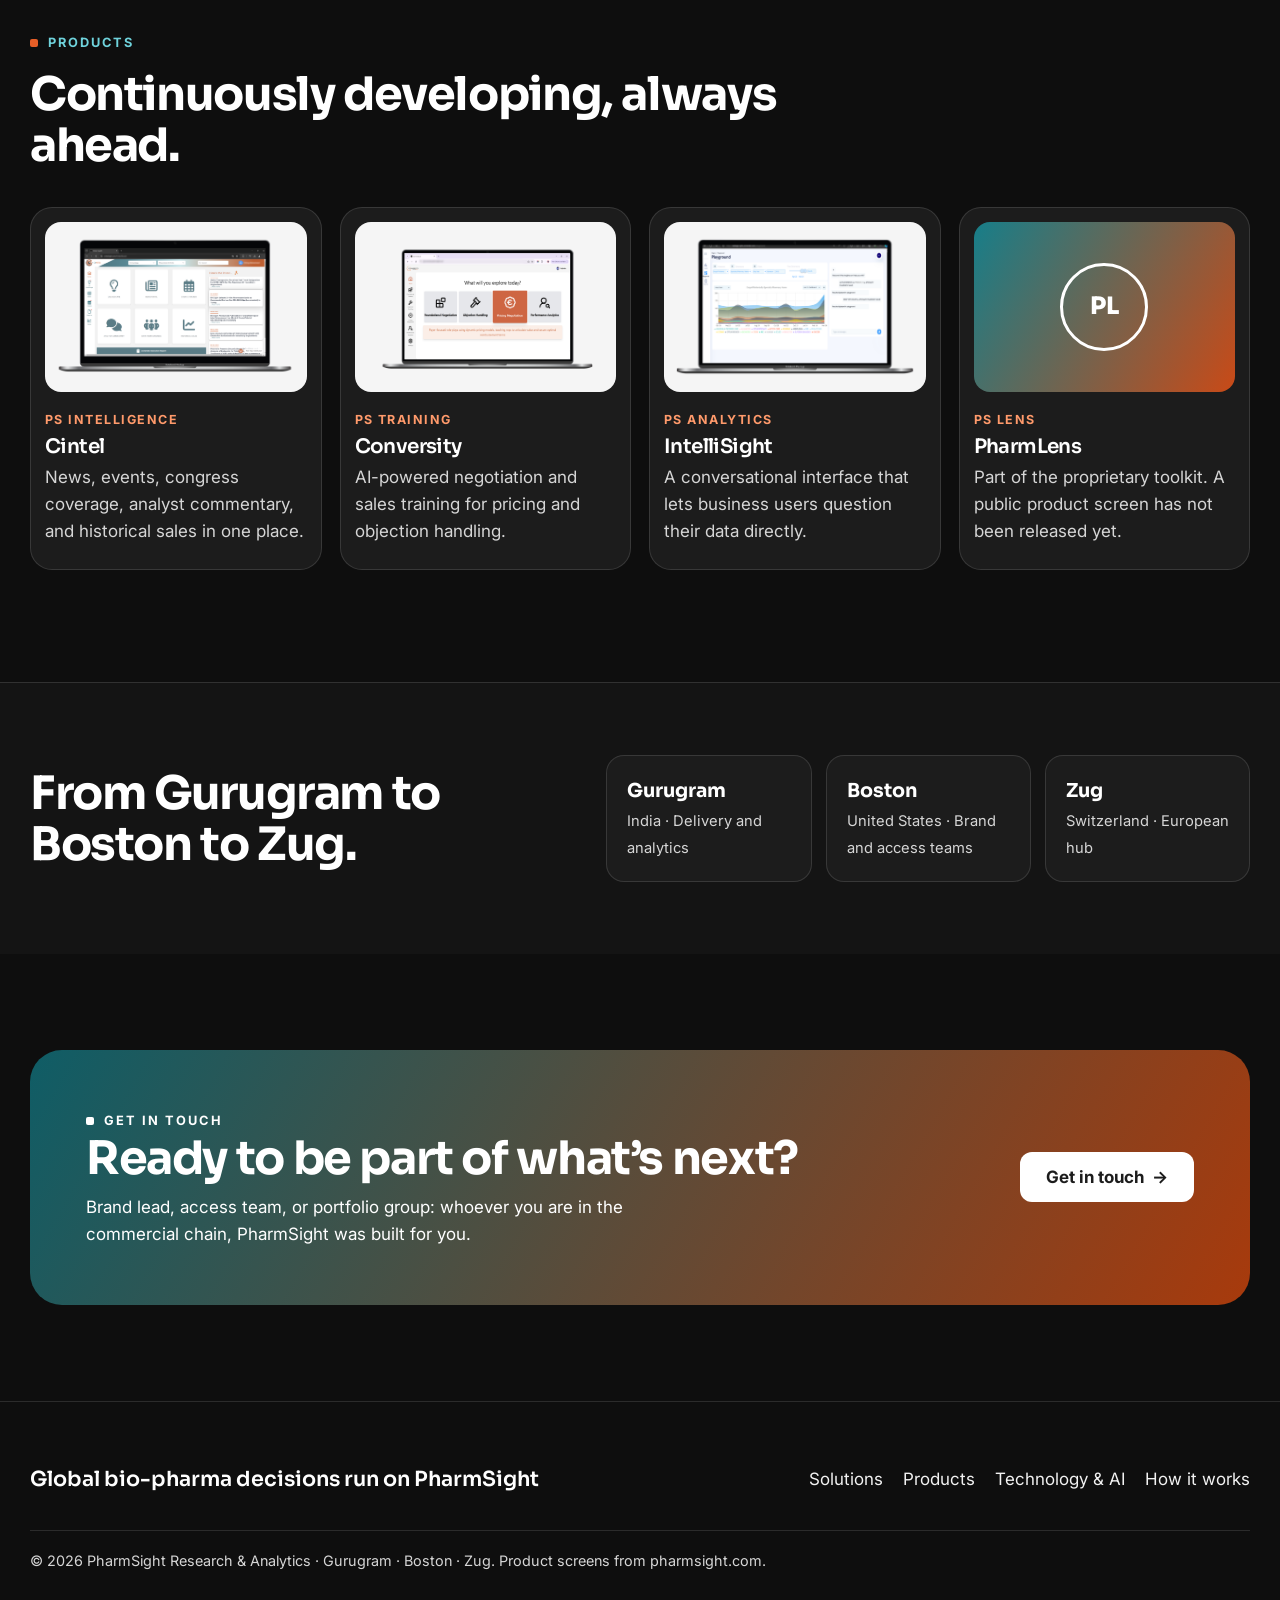
<file: site-v11/index.html>
<!DOCTYPE html>
<html lang="en">
<head>
  <meta charset="UTF-8" />
  <meta name="viewport" content="width=device-width, initial-scale=1" />
  <title>V11 — PharmSight</title>
  <meta name="description" content="PharmSight connects bio-pharma data to commercial decisions: advanced analytics, RWE and HEOR, competitive intelligence, forecasting, and the Cintel, Conversity, IntelliSight, and PharmLens toolkit." />
  <link rel="preconnect" href="https://fonts.googleapis.com" />
  <link rel="preconnect" href="https://fonts.gstatic.com" crossorigin />
  <link href="https://fonts.googleapis.com/css2?family=Sora:wght@500;600;700;800&family=Inter:wght@400;500;600;700&display=swap" rel="stylesheet" />
  <link rel="stylesheet" href="styles.css" />
</head>
<body>
  <a class="skip" href="#main">Skip to content</a>

  <header class="header">
    <div class="wrap header-row">
      <a class="logo" href="#top" aria-label="PharmSight home">
        <svg class="mark" viewBox="0 0 40 40" aria-hidden="true">
          <rect x="2" y="2" width="36" height="36" rx="10" fill="#e65e27"/>
          <path d="M11 27V13h9a6 6 0 0 1 0 12h-5" fill="none" stroke="#fff" stroke-width="3.2" stroke-linecap="round" stroke-linejoin="round"/>
          <circle cx="29" cy="29" r="3.4" fill="#177e89" stroke="#fff" stroke-width="1.6"/>
        </svg>
        <span>PharmSight</span>
      </a>
      <button class="menu-btn" type="button" aria-expanded="false" aria-controls="primary-nav" data-menu-btn>
        <span class="bars" aria-hidden="true"></span>
        <span class="sr-only" data-menu-label>Open menu</span>
      </button>
      <nav id="primary-nav" class="primary" aria-label="Primary" data-primary>
        <ul>
          <li class="has-menu">
            <button type="button" aria-expanded="false" aria-controls="m-solutions">Solutions</button>
            <ul id="m-solutions" class="submenu" hidden>
              <li><a href="#layers">Advanced Analytics</a></li>
              <li><a href="#layers">RWE &amp; HEOR</a></li>
              <li><a href="#layers">Competitive Intelligence</a></li>
              <li><a href="#layers">Forecasting</a></li>
              <li><a href="#layers">Suites</a></li>
            </ul>
          </li>
          <li class="has-menu">
            <button type="button" aria-expanded="false" aria-controls="m-products">Products</button>
            <ul id="m-products" class="submenu" hidden>
              <li><a href="#products">Cintel</a></li>
              <li><a href="#products">Conversity</a></li>
              <li><a href="#products">IntelliSight</a></li>
              <li><a href="#products">PharmLens</a></li>
            </ul>
          </li>
          <li class="has-menu">
            <button type="button" aria-expanded="false" aria-controls="m-accel">Accelerators</button>
            <ul id="m-accel" class="submenu" hidden>
              <li><a href="#contact">Scope an accelerator</a></li>
            </ul>
          </li>
          <li class="has-menu">
            <button type="button" aria-expanded="false" aria-controls="m-tech">Technology &amp; AI</button>
            <ul id="m-tech" class="submenu" hidden>
              <li><a href="#router">Decision Router</a></li>
              <li><a href="#confidence">Evidence Meter</a></li>
            </ul>
          </li>
          <li><a class="nav-link" href="#how">How it works</a></li>
        </ul>
        <button class="btn btn-primary" type="button" data-open-dialog>Get in touch <span aria-hidden="true">→</span></button>
      </nav>
    </div>
  </header>

  <main id="main">
    <section class="hero" id="top" aria-labelledby="hero-title">
      <div class="grid-bg" aria-hidden="true"></div>
      <div class="wrap hero-grid">
        <div>
          <p class="tag"><span class="dot" aria-hidden="true"></span>Commercial intelligence infrastructure</p>
          <h1 id="hero-title">Global bio-pharma decisions <span class="hl">run on PharmSight</span></h1>
          <p class="lead">PharmSight connects data to decisions. With one partner, analytics, evidence, intelligence, and forecasts work from the same set of facts.</p>
          <div class="actions">
            <button class="btn btn-primary" type="button" data-open-dialog>Get in touch <span aria-hidden="true">→</span></button>
            <a class="btn btn-ghost" href="#how">See how it works</a>
          </div>
        </div>
        <div class="console" aria-label="Insight desk example">
          <div class="console-head">
            <span>Insight desk</span>
            <span class="live"><span class="dot" aria-hidden="true"></span>Example</span>
          </div>
          <ul class="feed">
            <li><span class="feed-ico ico-o" aria-hidden="true"></span><div><strong>Oncology forecast</strong><span>Scenario model refreshed</span></div><span class="badge badge-teal">Updated</span></li>
            <li><span class="feed-ico ico-t" aria-hidden="true"></span><div><strong>Neurology · MS</strong><span>Competitor pipeline mapped</span></div><span class="badge badge-orange">Mapped</span></li>
            <li><span class="feed-ico ico-o" aria-hidden="true"></span><div><strong>Immunology · RA</strong><span>HTA value dossier delivered</span></div><span class="badge badge-teal">Delivered</span></li>
            <li><span class="feed-ico ico-t" aria-hidden="true"></span><div><strong>Launch excellence</strong><span>Field targeting confirmed</span></div><span class="badge badge-orange">Confirmed</span></li>
          </ul>
          <div class="console-foot">
            <div><strong>500+</strong><span>projects delivered</span></div>
            <div><strong>100%</strong><span>client retention</span></div>
          </div>
        </div>
      </div>
    </section>

    <section class="channels" aria-labelledby="channels-title">
      <div class="wrap">
        <h2 id="channels-title" class="channels-title">Connect once. Reach every commercial team.</h2>
        <ul class="chan-list">
          <li>Brand teams</li><li>Market access</li><li>Medical affairs</li><li>BD &amp; licensing</li>
          <li>Field force</li><li>Portfolio strategy</li><li>HEOR teams</li><li>Launch teams</li>
        </ul>
      </div>
    </section>

    <section class="how" id="how" aria-labelledby="how-title">
      <div class="wrap">
        <p class="eyebrow">How it works</p>
        <h2 id="how-title">The layer beneath every commercial decision.</h2>
        <p class="sub">Between the data a company holds and the teams that act on it. We clean, connect, and interpret every input, and stand behind the answer.</p>
        <ol class="flow">
          <li class="flow-step">
            <span class="flow-num" aria-hidden="true">01</span>
            <h3>Data sources</h3>
            <p>Sales, claims, real-world data, congress coverage, and pipeline feeds from every major market.</p>
          </li>
          <li class="flow-step flow-core">
            <span class="flow-num" aria-hidden="true">02</span>
            <h3>PharmSight</h3>
            <p>Technology, business, and therapy-area experts model, test, and explain the findings.</p>
          </li>
          <li class="flow-step">
            <span class="flow-num" aria-hidden="true">03</span>
            <h3>Decision teams</h3>
            <p>Out to brand, access, launch, and portfolio teams across the US, Europe, and beyond.</p>
          </li>
        </ol>
      </div>
    </section>

    <section class="layers" id="layers" aria-labelledby="layers-title">
      <div class="wrap">
        <p class="eyebrow">Built to scale</p>
        <h2 id="layers-title">The infrastructure turning data into decisions across markets.</h2>
        <div class="bento">
          <article class="tile tile-wide">
            <h3>Service that sets the standard</h3>
            <p>Dedicated engagement leads and analysts stay with each client, so context carries from one project to the next.</p>
            <ul class="status">
              <li><span>Advanced Analytics</span><span class="badge badge-teal">Live</span></li>
              <li><span>RWE &amp; HEOR</span><span class="badge badge-teal">Live</span></li>
              <li><span>Competitive Intelligence</span><span class="badge badge-orange">Monitoring</span></li>
              <li><span>Forecasting</span><span class="badge badge-teal">Live</span></li>
              <li><span>Suites</span><span class="badge badge-orange">On demand</span></li>
            </ul>
          </article>
          <article class="tile tile-ta">
            <p class="tile-tag">Oncology</p>
            <h3>NSCLC, colorectal &amp; urothelial cancer</h3>
            <p>Market models and competitor tracking for crowded tumour types.</p>
          </article>
          <article class="tile tile-ta tile-teal">
            <p class="tile-tag">Neurology</p>
            <h3>MS, Parkinson’s, epilepsy, ALS &amp; Huntington’s</h3>
            <p>Patient journeys and access plans for long-term conditions.</p>
          </article>
          <article class="tile tile-ta">
            <p class="tile-tag">Immunology</p>
            <h3>RA, IBD &amp; Crohn’s, lupus &amp; AS</h3>
            <p>Evidence and pricing work for biologic and biosimilar markets.</p>
          </article>
          <article class="tile tile-reach">
            <h3>The most connected view of your market</h3>
            <div class="reach">
              <div><strong data-count="75" data-suffix="+">75+</strong><span>Consultants</span></div>
              <div><strong data-count="500" data-suffix="+">500+</strong><span>Projects</span></div>
              <div><strong data-count="3">3</strong><span>Global hubs</span></div>
            </div>
            <svg class="spark" viewBox="0 0 300 70" aria-hidden="true"><polyline points="0,60 40,52 80,55 120,40 160,42 200,26 240,30 300,8" fill="none" stroke="#e65e27" stroke-width="3" stroke-linecap="round" stroke-linejoin="round"/><polyline points="0,66 40,62 80,60 120,54 160,50 200,44 240,40 300,30" fill="none" stroke="#177e89" stroke-width="3" stroke-linecap="round" stroke-linejoin="round"/></svg>
          </article>
          <article class="tile tile-ta tile-teal tile-span">
            <p class="tile-tag">Other areas</p>
            <h3>Haemophilia, diabetes, women’s health &amp; more</h3>
            <p>Nephrology, endocrinology, and medical devices too.</p>
          </article>
        </div>
      </div>
    </section>

    <section class="router" id="router" aria-labelledby="router-title">
      <div class="wrap">
        <p class="eyebrow eyebrow-light">AI tool · Decision Router</p>
        <h2 id="router-title">Route a question to the right answer.</h2>
        <p class="sub sub-light">Pick a goal and a market. The router traces how PharmSight would handle it, from sources to the team that receives the answer. It is a scripted example, not a live AI model.</p>
        <div class="router-card">
          <form class="router-form" data-router>
            <fieldset>
              <legend>Goal</legend>
              <div class="pills">
                <label><input type="radio" name="goal" value="size" checked /><span>Size a market</span></label>
                <label><input type="radio" name="goal" value="access" /><span>Win access</span></label>
                <label><input type="radio" name="goal" value="compete" /><span>Track competitors</span></label>
                <label><input type="radio" name="goal" value="launch" /><span>Plan a launch</span></label>
              </div>
            </fieldset>
            <fieldset>
              <legend>Market</legend>
              <div class="pills">
                <label><input type="radio" name="market" value="us" checked /><span>United States</span></label>
                <label><input type="radio" name="market" value="eu" /><span>Europe</span></label>
                <label><input type="radio" name="market" value="global" /><span>Global</span></label>
              </div>
            </fieldset>
          </form>
          <ol class="route" aria-live="polite" data-route>
            <li class="node"><span class="node-k">Sources</span><strong data-r="src">Claims and epidemiology data</strong></li>
            <li class="node"><span class="node-k">Practice</span><strong data-r="practice">Forecasting</strong></li>
            <li class="node"><span class="node-k">Product</span><strong data-r="product">IntelliSight</strong></li>
            <li class="node node-end"><span class="node-k">Hub</span><strong data-r="hub">Boston, with Gurugram</strong></li>
          </ol>
          <div class="router-out">
            <p class="out-k">First deliverable</p>
            <p class="out-v" data-r="deliverable">An epidemiology-based market model with in-line and pipeline scenarios.</p>
            <p class="out-k">Typical first read-out</p>
            <p class="out-v"><strong data-r="weeks">4–6 weeks</strong> <span class="muted-light">(illustrative)</span></p>
          </div>
        </div>
      </div>
    </section>

    <section class="confidence" id="confidence" aria-labelledby="conf-title">
      <div class="wrap conf-grid">
        <div>
          <p class="eyebrow">AI tool · Evidence Meter</p>
          <h2 id="conf-title">How strong is the evidence behind your decision?</h2>
          <p class="sub">Move the sliders to show which inputs you already have. The meter estimates how firm a recommendation could be. Scores are illustrative.</p>
          <div class="sliders" data-meter>
            <div class="slider">
              <label for="s-sales">Sales and field data <output for="s-sales" data-out="s-sales">60%</output></label>
              <input id="s-sales" type="range" min="0" max="100" step="10" value="60" />
            </div>
            <div class="slider">
              <label for="s-rwd">Real-world data <output for="s-rwd" data-out="s-rwd">40%</output></label>
              <input id="s-rwd" type="range" min="0" max="100" step="10" value="40" />
            </div>
            <div class="slider">
              <label for="s-ci">Competitive intelligence <output for="s-ci" data-out="s-ci">50%</output></label>
              <input id="s-ci" type="range" min="0" max="100" step="10" value="50" />
            </div>
            <div class="slider">
              <label for="s-epi">Epidemiology <output for="s-epi" data-out="s-epi">70%</output></label>
              <input id="s-epi" type="range" min="0" max="100" step="10" value="70" />
            </div>
          </div>
        </div>
        <div class="gauge-card">
          <svg class="gauge" viewBox="0 0 220 130" aria-hidden="true">
            <path d="M20 115 A90 90 0 0 1 200 115" fill="none" stroke="#2a2a2a" stroke-width="18" stroke-linecap="round"/>
            <path d="M20 115 A90 90 0 0 1 200 115" fill="none" stroke="url(#gg)" stroke-width="18" stroke-linecap="round" pathLength="100" stroke-dasharray="56 100" data-gauge/>
            <defs><linearGradient id="gg" x1="0" x2="1"><stop offset="0" stop-color="#177e89"/><stop offset="1" stop-color="#e65e27"/></linearGradient></defs>
          </svg>
          <p class="gauge-num"><strong data-score>56</strong><span>/100</span></p>
          <p class="gauge-label" data-level>Moderate evidence</p>
          <p class="gauge-tip" data-tip>Adding real-world data would make the strongest difference.</p>
          <p class="sr-only" role="status" data-meter-status></p>
        </div>
      </div>
    </section>

    <section class="products" id="products" aria-labelledby="products-title">
      <div class="wrap">
        <p class="eyebrow eyebrow-light">Products</p>
        <h2 id="products-title">Continuously developing, always ahead.</h2>
        <div class="prod-grid">
          <article class="prod">
            <div class="prod-img"><img src="../assets/immersive/product1.png" alt="Cintel showing news, events, congress data, and analyst commentary" /></div>
            <p class="prod-tag">PS Intelligence</p>
            <h3>Cintel</h3>
            <p>News, events, congress coverage, analyst commentary, and historical sales in one place.</p>
          </article>
          <article class="prod">
            <div class="prod-img"><img src="../assets/immersive/conversity.png" alt="Conversity showing negotiation training modules" /></div>
            <p class="prod-tag">PS Training</p>
            <h3>Conversity</h3>
            <p>AI-powered negotiation and sales training for pricing and objection handling.</p>
          </article>
          <article class="prod">
            <div class="prod-img"><img src="../assets/immersive/product2.png" alt="IntelliSight conversational analytics with a chart and chat panel" /></div>
            <p class="prod-tag">PS Analytics</p>
            <h3>IntelliSight</h3>
            <p>A conversational interface that lets business users question their data directly.</p>
          </article>
          <article class="prod">
            <div class="prod-img prod-lens" aria-hidden="true"><span>PL</span></div>
            <p class="prod-tag">PS Lens</p>
            <h3>PharmLens</h3>
            <p>Part of the proprietary toolkit. A public product screen has not been released yet.</p>
          </article>
        </div>
      </div>
    </section>

    <section class="hubs" aria-labelledby="hubs-title">
      <div class="wrap hubs-row">
        <h2 id="hubs-title">From Gurugram to Boston to Zug.</h2>
        <ul class="hub-list">
          <li><strong>Gurugram</strong><span>India · Delivery and analytics</span></li>
          <li><strong>Boston</strong><span>United States · Brand and access teams</span></li>
          <li><strong>Zug</strong><span>Switzerland · European hub</span></li>
        </ul>
      </div>
    </section>

    <section class="cta" id="contact" aria-labelledby="cta-title">
      <div class="wrap cta-band">
        <div>
          <p class="eyebrow eyebrow-light">Get in touch</p>
          <h2 id="cta-title">Ready to be part of what’s next?</h2>
          <p>Brand lead, access team, or portfolio group: whoever you are in the commercial chain, PharmSight was built for you.</p>
        </div>
        <button class="btn btn-white" type="button" data-open-dialog>Get in touch <span aria-hidden="true">→</span></button>
      </div>
    </section>
  </main>

  <footer class="footer">
    <div class="wrap footer-row">
      <p class="footer-brand">Global bio-pharma decisions run on PharmSight</p>
      <nav aria-label="Footer">
        <a href="#layers">Solutions</a>
        <a href="#products">Products</a>
        <a href="#router">Technology &amp; AI</a>
        <a href="#how">How it works</a>
      </nav>
    </div>
    <p class="wrap legal">© 2026 PharmSight Research &amp; Analytics · Gurugram · Boston · Zug. Product screens from pharmsight.com.</p>
  </footer>

  <dialog class="dialog" aria-labelledby="dlg-title" data-dialog>
    <form class="dlg-form" data-form novalidate>
      <div class="dlg-head">
        <h2 id="dlg-title">Let’s talk.</h2>
        <button class="dlg-close" type="button" aria-label="Close" data-close-dialog>×</button>
      </div>
      <p class="dlg-sub">Leave your details and the PharmSight team will be in touch. This demo form stays in your browser.</p>
      <div class="form-alert" role="alert" data-form-alert hidden></div>
      <div class="field">
        <label for="f-name">Name <span aria-hidden="true">*</span></label>
        <input id="f-name" name="name" autocomplete="name" required aria-describedby="f-name-err" />
        <p id="f-name-err" class="err" hidden></p>
      </div>
      <div class="field">
        <label for="f-email">Work email <span aria-hidden="true">*</span></label>
        <input id="f-email" name="email" type="email" autocomplete="email" required aria-describedby="f-email-err" />
        <p id="f-email-err" class="err" hidden></p>
      </div>
      <div class="field">
        <label for="f-role">Team <span aria-hidden="true">*</span></label>
        <span class="select-wrap"><select id="f-role" name="role" required aria-describedby="f-role-err">
          <option value="">Select one</option>
          <option>Brand</option><option>Market access</option><option>Portfolio / BD&amp;L</option><option>Other</option>
        </select><span class="select-chev" aria-hidden="true"></span></span>
        <p id="f-role-err" class="err" hidden></p>
      </div>
      <fieldset class="checks">
        <legend>Products interested in</legend>
        <label><input type="checkbox" name="p" value="Cintel" /><span>Cintel</span></label>
        <label><input type="checkbox" name="p" value="Conversity" /><span>Conversity</span></label>
        <label><input type="checkbox" name="p" value="IntelliSight" /><span>IntelliSight</span></label>
        <label><input type="checkbox" name="p" value="PharmLens" /><span>PharmLens</span></label>
      </fieldset>
      <button class="btn btn-primary" type="submit">Send <span aria-hidden="true">→</span></button>
      <p class="ok" role="status" data-form-ok hidden>Thanks, we’ll be in touch. Nothing was sent from this demo.</p>
    </form>
  </dialog>

  <script src="app.js"></script></body>
</html>
</file>
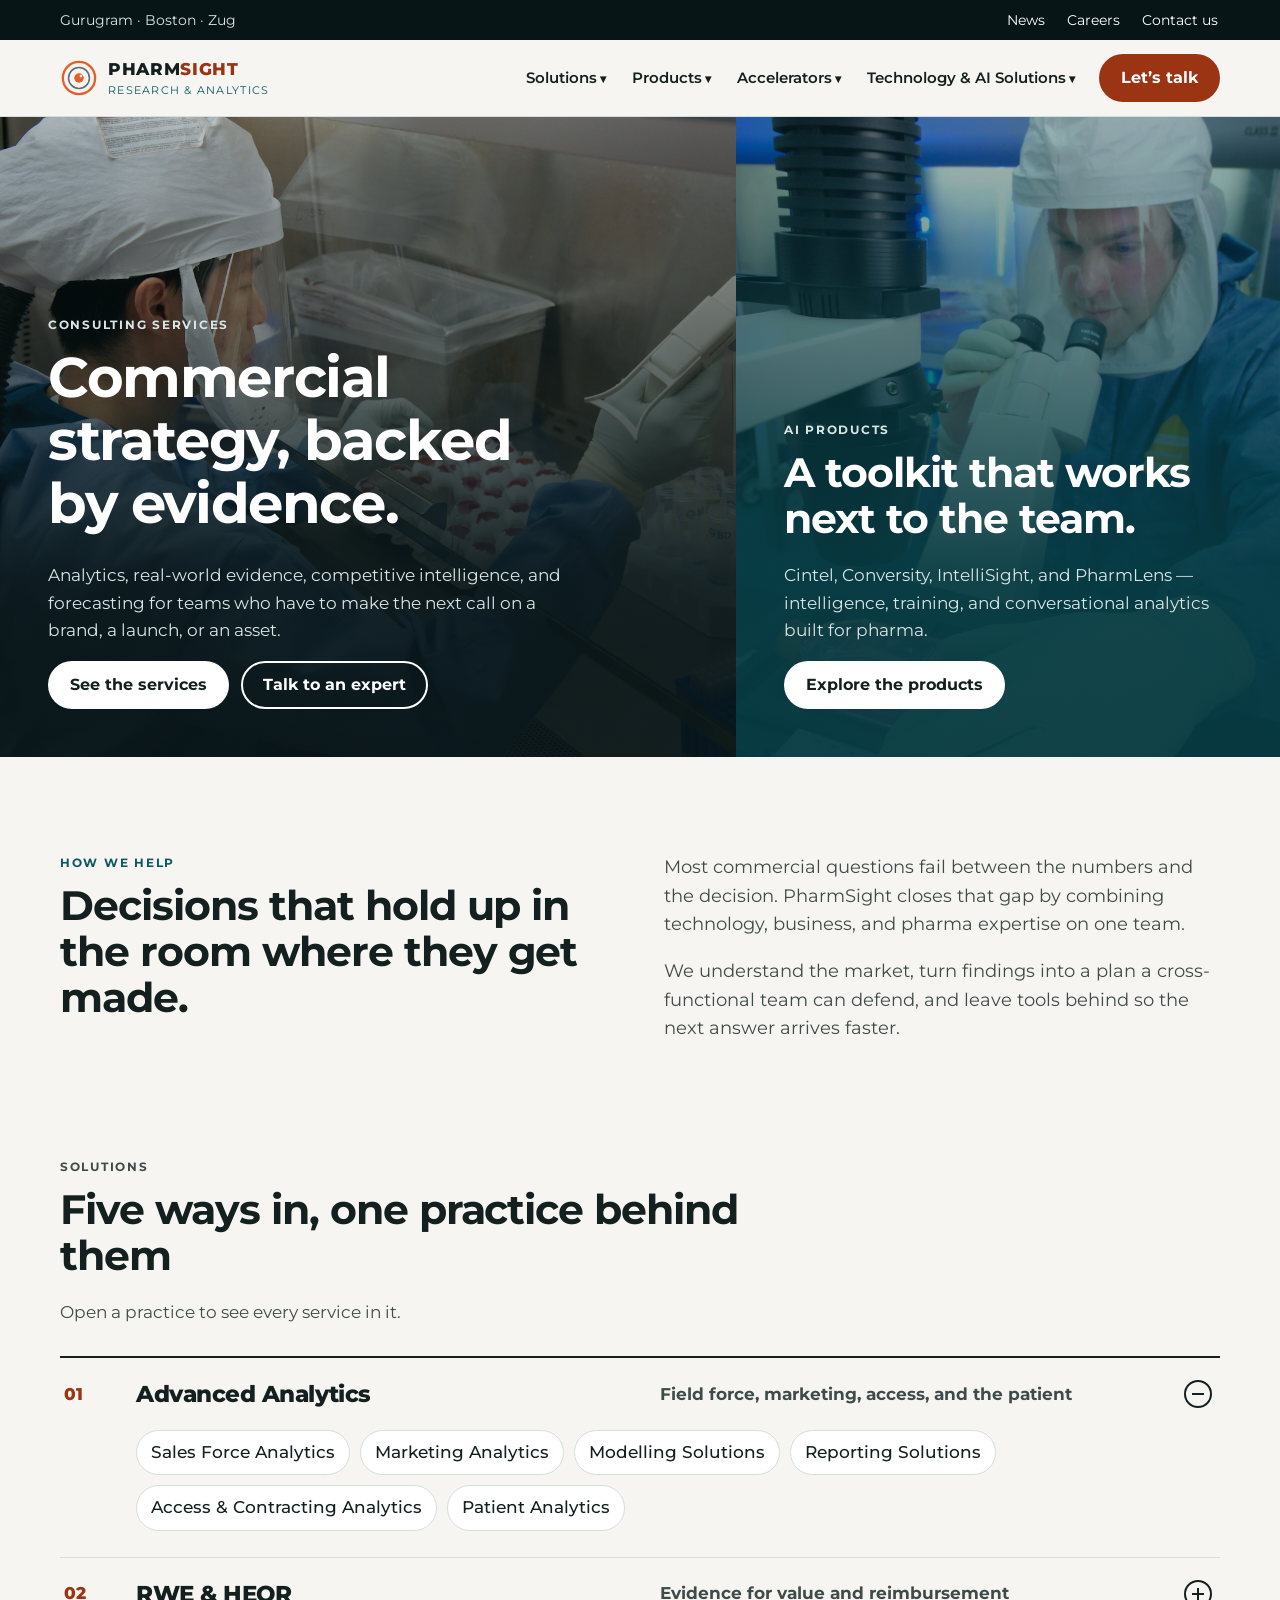
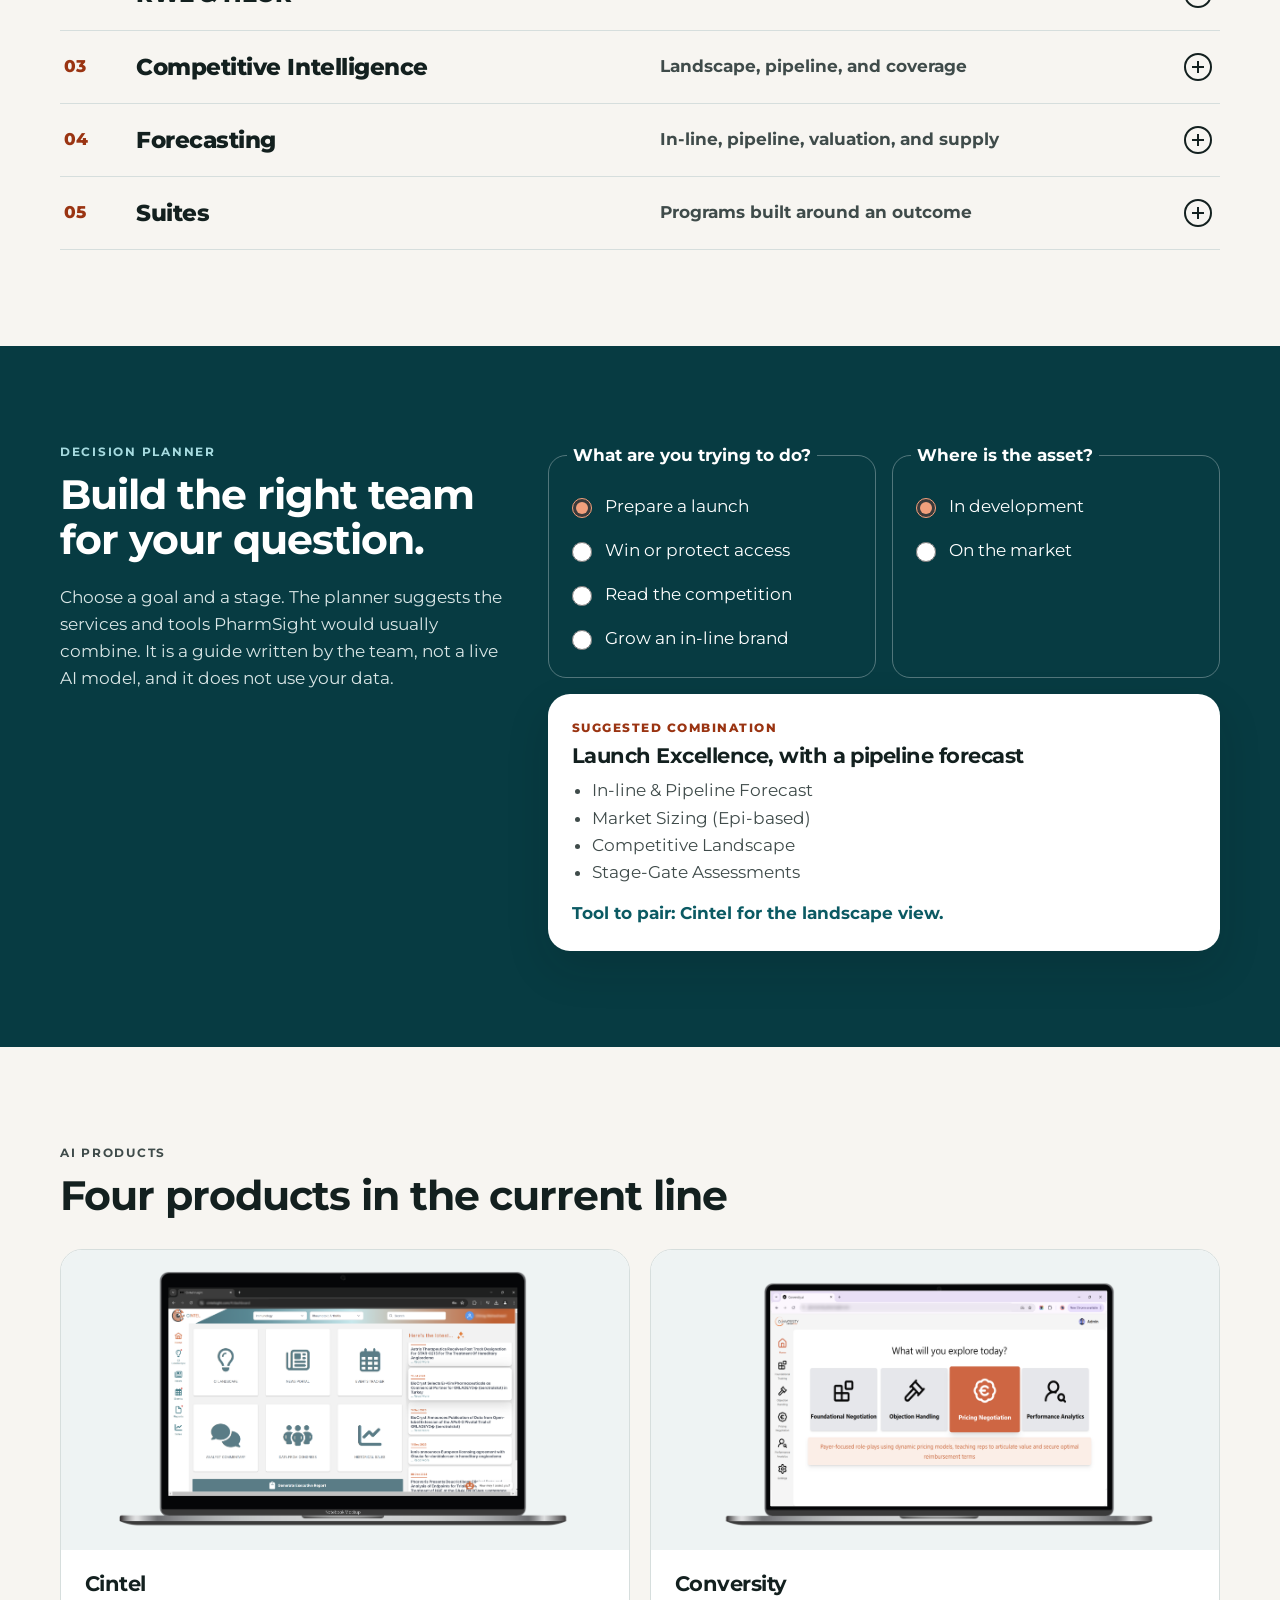
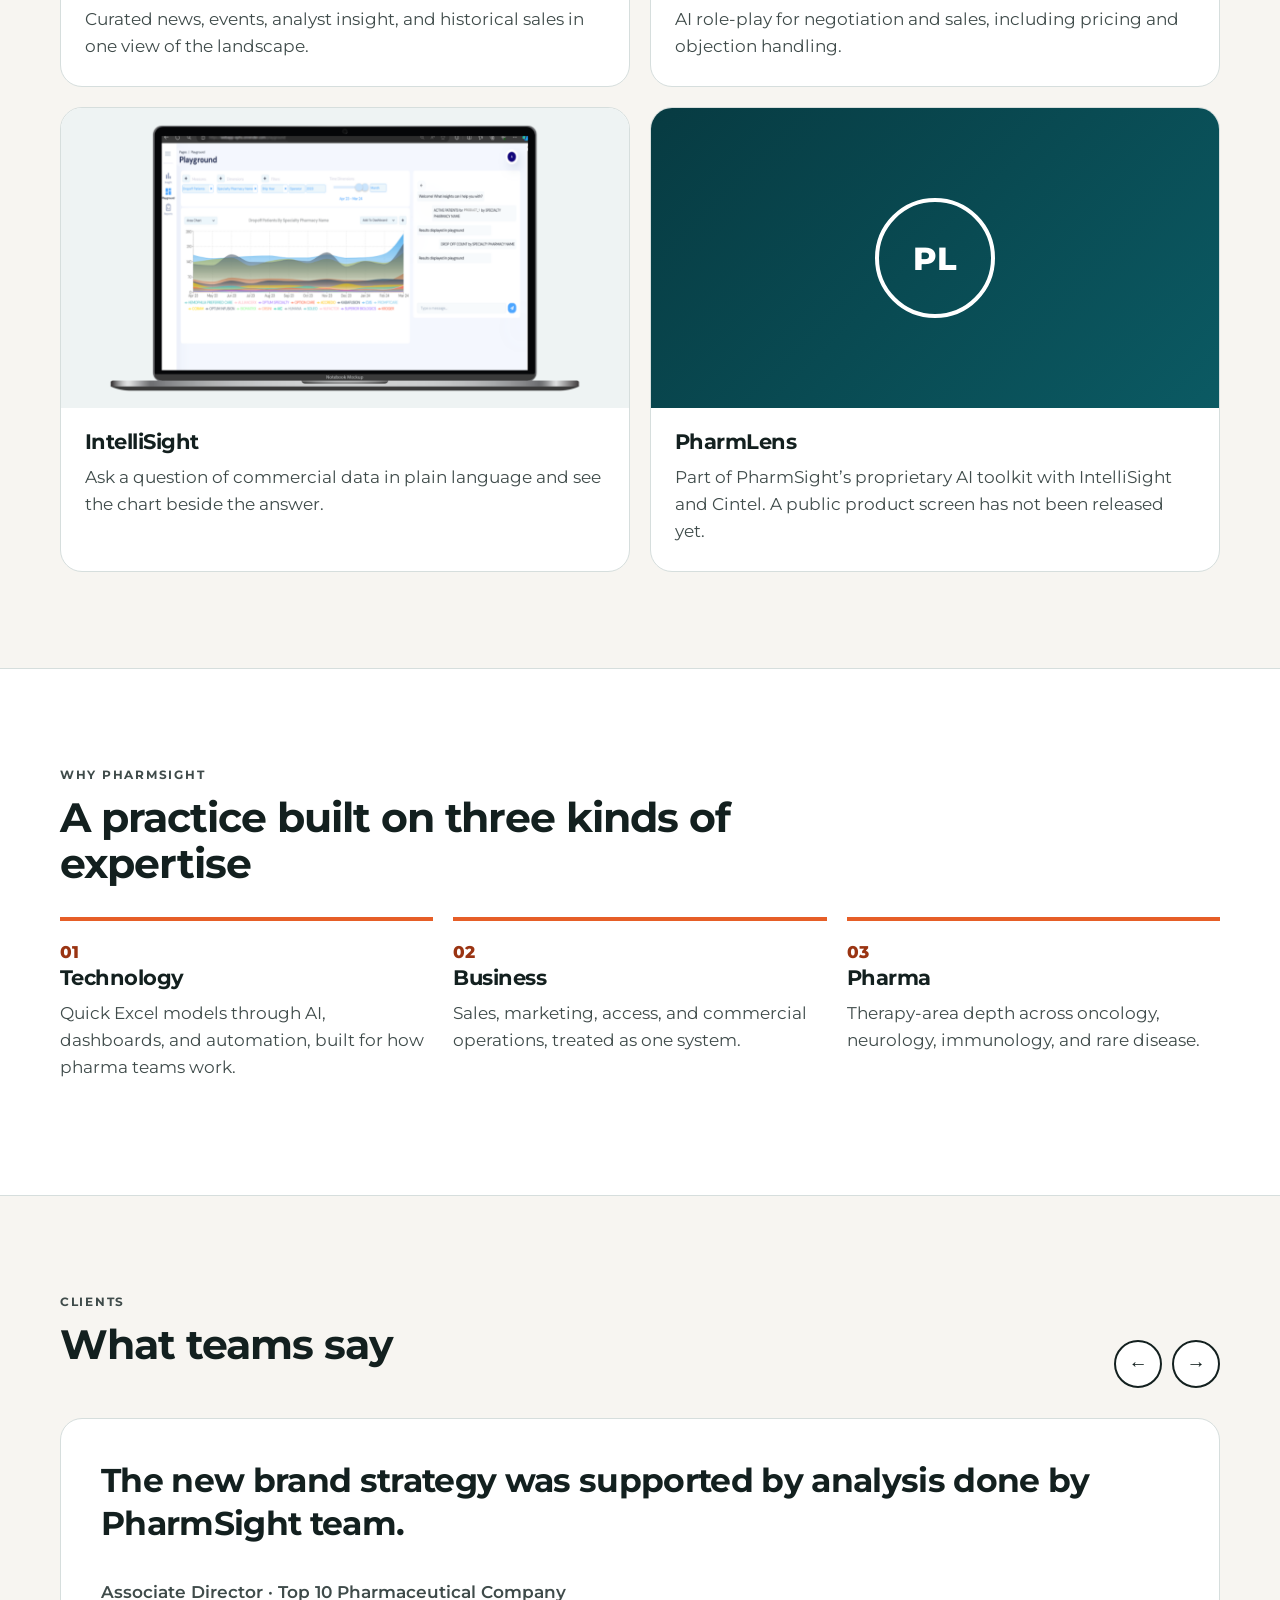
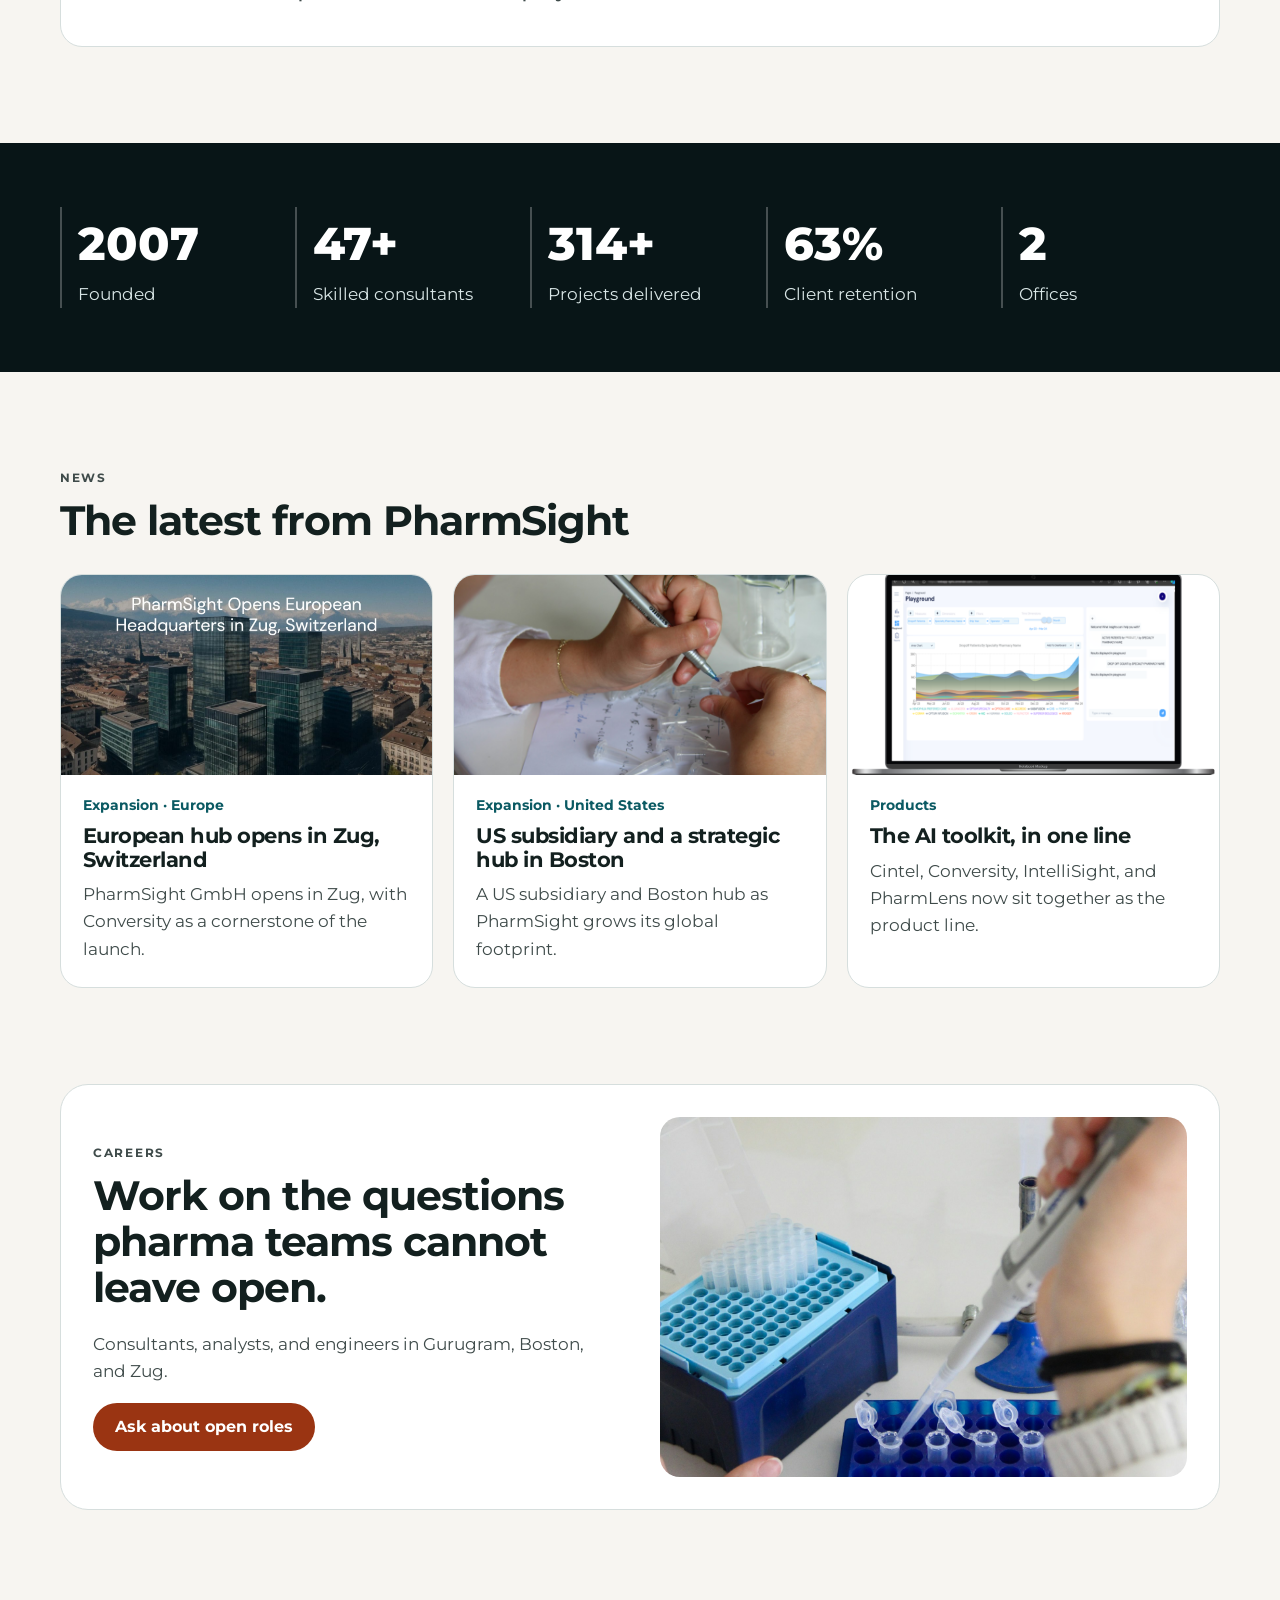
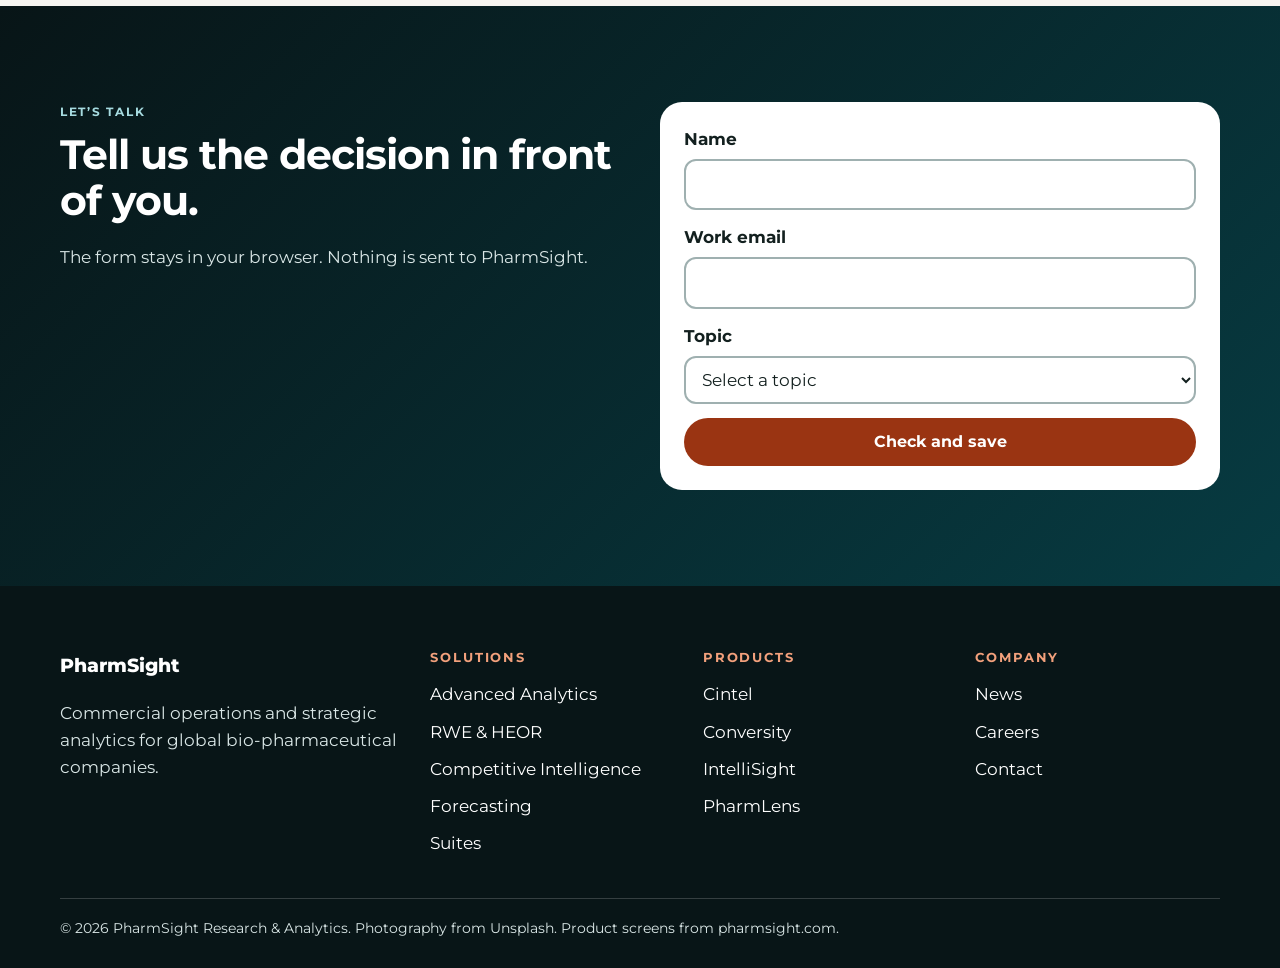
<file: site-v3/index.html>
<!DOCTYPE html>
<html lang="en">
<head>
  <meta charset="UTF-8" />
  <meta name="viewport" content="width=device-width, initial-scale=1" />
  <title>V3 — PharmSight</title>
  <meta name="description" content="PharmSight supports global bio-pharmaceutical companies with advanced analytics, RWE and HEOR, competitive intelligence, forecasting, and the Cintel, Conversity, IntelliSight, and PharmLens toolkit." />
  <link rel="preconnect" href="https://fonts.googleapis.com" />
  <link rel="preconnect" href="https://fonts.gstatic.com" crossorigin />
  <link href="https://fonts.googleapis.com/css2?family=Montserrat:wght@400;500;600;700;800&display=swap" rel="stylesheet" />
  <link rel="stylesheet" href="styles.css" />
</head>
<body>
  <a class="skip" href="#main">Skip to content</a>

  <div class="utility">
    <div class="wrap utility-row">
      <p>Gurugram · Boston · Zug</p>
      <nav aria-label="Utility">
        <a href="#news">News</a>
        <a href="#careers">Careers</a>
        <a href="#contact">Contact us</a>
      </nav>
    </div>
  </div>

  <header class="header">
    <div class="wrap header-row">
      <a class="logo" href="#top">
        <svg class="mark" viewBox="0 0 40 40" aria-hidden="true">
          <circle cx="20" cy="20" r="17" fill="none" stroke="#E65E27" stroke-width="2.4"/>
          <circle cx="20" cy="20" r="11" fill="none" stroke="#5f6b6e" stroke-width="1.6"/>
          <circle cx="20" cy="20" r="5" fill="#E65E27"/>
          <circle cx="22" cy="18" r="1.4" fill="#fff"/>
        </svg>
        <span class="logo-text">
          <span class="logo-name">PHARM<span>SIGHT</span></span>
          <span class="logo-sub">Research &amp; Analytics</span>
        </span>
      </a>
      <button class="menu-btn" type="button" aria-expanded="false" aria-controls="primary-nav" data-menu-btn>
        <span class="bars" aria-hidden="true"></span>
        <span class="sr-only" data-menu-label>Open menu</span>
      </button>
      <nav id="primary-nav" class="primary" aria-label="Primary" data-primary>
        <ul>
          <li class="has-menu">
            <button type="button" aria-expanded="false" aria-controls="m-solutions">Solutions</button>
            <ul id="m-solutions" class="submenu" hidden>
              <li><a href="#services">Advanced Analytics</a></li>
              <li><a href="#services">RWE &amp; HEOR</a></li>
              <li><a href="#services">Competitive Intelligence</a></li>
              <li><a href="#services">Forecasting</a></li>
              <li><a href="#services">Suites</a></li>
            </ul>
          </li>
          <li class="has-menu">
            <button type="button" aria-expanded="false" aria-controls="m-products">Products</button>
            <ul id="m-products" class="submenu" hidden>
              <li><a href="#products">Cintel</a></li>
              <li><a href="#products">Conversity</a></li>
              <li><a href="#products">IntelliSight</a></li>
              <li><a href="#products">PharmLens</a></li>
            </ul>
          </li>
          <li class="has-menu">
            <button type="button" aria-expanded="false" aria-controls="m-accel">Accelerators</button>
            <ul id="m-accel" class="submenu" hidden>
              <li><a href="#contact">Scope an accelerator with the team</a></li>
            </ul>
          </li>
          <li class="has-menu">
            <button type="button" aria-expanded="false" aria-controls="m-tech">Technology &amp; AI Solutions</button>
            <ul id="m-tech" class="submenu" hidden>
              <li><a href="#planner">Try the decision planner</a></li>
              <li><a href="#contact">Talk about a build</a></li>
            </ul>
          </li>
        </ul>
        <a class="btn btn-primary" href="#contact">Let’s talk</a>
      </nav>
    </div>
  </header>

  <main id="main">
    <section class="areas-hero" id="top" aria-label="Two ways PharmSight works">
      <article class="area area-services">
        <img src="../assets/immersive/lab_scientist.jpg" alt="" />
        <div class="area-copy">
          <p class="eyebrow eyebrow-on-dark">Consulting services</p>
          <h1>Commercial strategy, backed by evidence.</h1>
          <p>Analytics, real-world evidence, competitive intelligence, and forecasting for teams who have to make the next call on a brand, a launch, or an asset.</p>
          <div class="actions">
            <a class="btn btn-light" href="#services">See the services</a>
            <a class="btn btn-outline-light" href="#contact">Talk to an expert</a>
          </div>
        </div>
      </article>
      <article class="area area-products">
        <img src="../assets/immersive/lab_microscope.jpg" alt="" />
        <div class="area-copy">
          <p class="eyebrow eyebrow-on-dark">AI products</p>
          <h2>A toolkit that works next to the team.</h2>
          <p>Cintel, Conversity, IntelliSight, and PharmLens — intelligence, training, and conversational analytics built for pharma.</p>
          <div class="actions">
            <a class="btn btn-light" href="#products">Explore the products</a>
          </div>
        </div>
      </article>
    </section>

    <section class="intro wrap" aria-labelledby="intro-title">
      <div>
        <p class="eyebrow">How we help</p>
        <h2 id="intro-title">Decisions that hold up in the room where they get made.</h2>
      </div>
      <div class="intro-copy">
        <p>Most commercial questions fail between the numbers and the decision. PharmSight closes that gap by combining technology, business, and pharma expertise on one team.</p>
        <p>We understand the market, turn findings into a plan a cross-functional team can defend, and leave tools behind so the next answer arrives faster.</p>
      </div>
    </section>

    <section class="services" id="services" aria-labelledby="services-title">
      <div class="wrap">
        <div class="section-head">
          <p class="eyebrow">Solutions</p>
          <h2 id="services-title">Five ways in, one practice behind them</h2>
          <p>Open a practice to see every service in it.</p>
        </div>
        <div class="accordion" data-accordion>
          <div class="acc-item">
            <h3>
              <button type="button" aria-expanded="true" aria-controls="acc-aa" id="acc-aa-btn">
                <span class="acc-num">01</span>
                <span class="acc-title">Advanced Analytics</span>
                <span class="acc-sum">Field force, marketing, access, and the patient</span>
                <span class="acc-icon" aria-hidden="true"></span>
              </button>
            </h3>
            <div id="acc-aa" class="acc-panel" role="region" aria-labelledby="acc-aa-btn">
              <ul class="tags">
                <li>Sales Force Analytics</li>
                <li>Marketing Analytics</li>
                <li>Modelling Solutions</li>
                <li>Reporting Solutions</li>
                <li>Access &amp; Contracting Analytics</li>
                <li>Patient Analytics</li>
              </ul>
            </div>
          </div>
          <div class="acc-item">
            <h3>
              <button type="button" aria-expanded="false" aria-controls="acc-rwe" id="acc-rwe-btn">
                <span class="acc-num">02</span>
                <span class="acc-title">RWE &amp; HEOR</span>
                <span class="acc-sum">Evidence for value and reimbursement</span>
                <span class="acc-icon" aria-hidden="true"></span>
              </button>
            </h3>
            <div id="acc-rwe" class="acc-panel" role="region" aria-labelledby="acc-rwe-btn" hidden>
              <ul class="tags">
                <li>Budget Impact Analysis (BIA)</li>
                <li>Patient-Reported Outcomes (PRO) Analysis</li>
                <li>Health Technology Assessment (HTA)</li>
                <li>Real-World Data (RWD) Collection</li>
                <li>Value Dossier Development</li>
              </ul>
            </div>
          </div>
          <div class="acc-item">
            <h3>
              <button type="button" aria-expanded="false" aria-controls="acc-ci" id="acc-ci-btn">
                <span class="acc-num">03</span>
                <span class="acc-title">Competitive Intelligence</span>
                <span class="acc-sum">Landscape, pipeline, and coverage</span>
                <span class="acc-icon" aria-hidden="true"></span>
              </button>
            </h3>
            <div id="acc-ci" class="acc-panel" role="region" aria-labelledby="acc-ci-btn" hidden>
              <ul class="tags">
                <li>Competitive Landscape</li>
                <li>Analyst Coverage</li>
                <li>Pipeline &amp; Portfolio Monitoring</li>
                <li>Conference Coverage</li>
                <li>Periodic Monitoring</li>
                <li>Opportunity Assessment</li>
              </ul>
            </div>
          </div>
          <div class="acc-item">
            <h3>
              <button type="button" aria-expanded="false" aria-controls="acc-fc" id="acc-fc-btn">
                <span class="acc-num">04</span>
                <span class="acc-title">Forecasting</span>
                <span class="acc-sum">In-line, pipeline, valuation, and supply</span>
                <span class="acc-icon" aria-hidden="true"></span>
              </button>
            </h3>
            <div id="acc-fc" class="acc-panel" role="region" aria-labelledby="acc-fc-btn" hidden>
              <ul class="tags">
                <li>In-line &amp; Pipeline Forecast</li>
                <li>Business Development &amp; Licensing (BD&amp;L)</li>
                <li>Stage-Gate Assessments</li>
                <li>Market Sizing (Epi-based)</li>
                <li>Statistical Forecast Models</li>
                <li>Asset Valuation Models</li>
                <li>Supply Chain Management</li>
              </ul>
            </div>
          </div>
          <div class="acc-item">
            <h3>
              <button type="button" aria-expanded="false" aria-controls="acc-su" id="acc-su-btn">
                <span class="acc-num">05</span>
                <span class="acc-title">Suites</span>
                <span class="acc-sum">Programs built around an outcome</span>
                <span class="acc-icon" aria-hidden="true"></span>
              </button>
            </h3>
            <div id="acc-su" class="acc-panel" role="region" aria-labelledby="acc-su-btn" hidden>
              <ul class="tags">
                <li>Launch Excellence</li>
                <li>Commercial Effectiveness</li>
                <li>Market Intelligence</li>
                <li>Access Strategy &amp; Landscape</li>
              </ul>
            </div>
          </div>
        </div>
      </div>
    </section>

    <section class="planner" id="planner" aria-labelledby="planner-title">
      <div class="wrap planner-grid">
        <div>
          <p class="eyebrow eyebrow-on-dark">Decision planner</p>
          <h2 id="planner-title">Build the right team for your question.</h2>
          <p class="on-dark">Choose a goal and a stage. The planner suggests the services and tools PharmSight would usually combine. It is a guide written by the team, not a live AI model, and it does not use your data.</p>
        </div>
        <form class="planner-form" data-planner>
          <fieldset>
            <legend>What are you trying to do?</legend>
            <label><input type="radio" name="goal" value="launch" checked /> Prepare a launch</label>
            <label><input type="radio" name="goal" value="access" /> Win or protect access</label>
            <label><input type="radio" name="goal" value="compete" /> Read the competition</label>
            <label><input type="radio" name="goal" value="grow" /> Grow an in-line brand</label>
          </fieldset>
          <fieldset>
            <legend>Where is the asset?</legend>
            <label><input type="radio" name="stage" value="pipeline" checked /> In development</label>
            <label><input type="radio" name="stage" value="inline" /> On the market</label>
          </fieldset>
          <div class="plan" aria-live="polite" data-plan>
            <p class="plan-label">Suggested combination</p>
            <h3 data-plan-title>Launch Excellence, with a pipeline forecast</h3>
            <ul data-plan-list>
              <li>In-line &amp; Pipeline Forecast</li>
              <li>Market Sizing (Epi-based)</li>
              <li>Competitive Landscape</li>
              <li>Stage-Gate Assessments</li>
            </ul>
            <p class="plan-tool" data-plan-tool>Tool to pair: Cintel for the landscape view.</p>
          </div>
        </form>
      </div>
    </section>

    <section class="products wrap" id="products" aria-labelledby="products-title">
      <div class="section-head">
        <p class="eyebrow">AI products</p>
        <h2 id="products-title">Four products in the current line</h2>
      </div>
      <div class="product-grid">
        <article class="product">
          <img src="../assets/immersive/product1.png" alt="Cintel on a laptop, showing the landscape, news, events, and analyst commentary" />
          <div>
            <h3>Cintel</h3>
            <p>Curated news, events, analyst insight, and historical sales in one view of the landscape.</p>
          </div>
        </article>
        <article class="product">
          <img src="../assets/immersive/conversity.png" alt="Conversity on a laptop, showing negotiation training modules" />
          <div>
            <h3>Conversity</h3>
            <p>AI role-play for negotiation and sales, including pricing and objection handling.</p>
          </div>
        </article>
        <article class="product">
          <img src="../assets/immersive/product2.png" alt="IntelliSight analytics playground with a chart and a chat panel" />
          <div>
            <h3>IntelliSight</h3>
            <p>Ask a question of commercial data in plain language and see the chart beside the answer.</p>
          </div>
        </article>
        <article class="product product-text">
          <div class="lens">
            <span aria-hidden="true">PL</span>
          </div>
          <div>
            <h3>PharmLens</h3>
            <p>Part of PharmSight’s proprietary AI toolkit with IntelliSight and Cintel. A public product screen has not been released yet.</p>
          </div>
        </article>
      </div>
    </section>

    <section class="why" aria-labelledby="why-title">
      <div class="wrap">
        <div class="section-head">
          <p class="eyebrow">Why PharmSight</p>
          <h2 id="why-title">A practice built on three kinds of expertise</h2>
        </div>
        <div class="why-grid">
          <article>
            <span class="why-num">01</span>
            <h3>Technology</h3>
            <p>Quick Excel models through AI, dashboards, and automation, built for how pharma teams work.</p>
          </article>
          <article>
            <span class="why-num">02</span>
            <h3>Business</h3>
            <p>Sales, marketing, access, and commercial operations, treated as one system.</p>
          </article>
          <article>
            <span class="why-num">03</span>
            <h3>Pharma</h3>
            <p>Therapy-area depth across oncology, neurology, immunology, and rare disease.</p>
          </article>
        </div>
      </div>
    </section>

    <section class="voices wrap" aria-labelledby="voices-title">
      <div class="section-head split">
        <div>
          <p class="eyebrow">Clients</p>
          <h2 id="voices-title">What teams say</h2>
        </div>
        <div class="slider-controls">
          <button type="button" data-q-prev aria-label="Previous quote">←</button>
          <p class="sr-only" aria-live="polite" data-q-status></p>
          <button type="button" data-q-next aria-label="Next quote">→</button>
        </div>
      </div>
      <figure class="quote">
        <blockquote><p data-q-text>The new brand strategy was supported by analysis done by PharmSight team.</p></blockquote>
        <figcaption data-q-who>Associate Director · Top 10 Pharmaceutical Company</figcaption>
      </figure>
    </section>

    <section class="facts" aria-labelledby="facts-title">
      <div class="wrap">
        <h2 id="facts-title" class="sr-only">Facts and figures</h2>
        <ul class="fact-list">
          <li><strong data-count="2018">2018</strong><span>Founded</span></li>
          <li><strong data-count="75" data-suffix="+">75+</strong><span>Skilled consultants</span></li>
          <li><strong data-count="500" data-suffix="+">500+</strong><span>Projects delivered</span></li>
          <li><strong data-count="100" data-suffix="%">100%</strong><span>Client retention</span></li>
          <li><strong data-count="3">3</strong><span>Offices</span></li>
        </ul>
      </div>
    </section>

    <section class="news wrap" id="news" aria-labelledby="news-title">
      <div class="section-head">
        <p class="eyebrow">News</p>
        <h2 id="news-title">The latest from PharmSight</h2>
      </div>
      <div class="news-grid">
        <article class="news-card">
          <img src="../assets/immersive/zug_2.jpg" alt="Office towers in Zug, Switzerland" />
          <div>
            <p class="meta">Expansion · Europe</p>
            <h3>European hub opens in Zug, Switzerland</h3>
            <p>PharmSight GmbH opens in Zug, with Conversity as a cornerstone of the launch.</p>
          </div>
        </article>
        <article class="news-card">
          <img src="../assets/immersive/lab_writing.jpg" alt="A scientist writing notes beside sample tubes" />
          <div>
            <p class="meta">Expansion · United States</p>
            <h3>US subsidiary and a strategic hub in Boston</h3>
            <p>A US subsidiary and Boston hub as PharmSight grows its global footprint.</p>
          </div>
        </article>
        <article class="news-card">
          <img src="../assets/immersive/product2.png" alt="IntelliSight analytics on a laptop" />
          <div>
            <p class="meta">Products</p>
            <h3>The AI toolkit, in one line</h3>
            <p>Cintel, Conversity, IntelliSight, and PharmLens now sit together as the product line.</p>
          </div>
        </article>
      </div>
    </section>

    <section class="careers" id="careers" aria-labelledby="careers-title">
      <div class="wrap careers-grid">
        <div>
          <p class="eyebrow">Careers</p>
          <h2 id="careers-title">Work on the questions pharma teams cannot leave open.</h2>
          <p>Consultants, analysts, and engineers in Gurugram, Boston, and Zug.</p>
          <a class="btn btn-primary" href="#contact">Ask about open roles</a>
        </div>
        <img src="../assets/immersive/lab_pipette.jpg" alt="A scientist pipetting samples at a lab bench" />
      </div>
    </section>

    <section class="cta" id="contact" aria-labelledby="cta-title">
      <div class="wrap cta-grid">
        <div>
          <p class="eyebrow eyebrow-on-dark">Let’s talk</p>
          <h2 id="cta-title">Tell us the decision in front of you.</h2>
          <p class="on-dark">The form stays in your browser. Nothing is sent to PharmSight.</p>
        </div>
        <form class="form" data-form novalidate>
          <div class="form-alert" role="alert" data-form-alert hidden></div>
          <div class="field">
            <label for="f-name">Name</label>
            <input id="f-name" name="name" autocomplete="name" required aria-describedby="f-name-err" />
            <p id="f-name-err" class="err" hidden></p>
          </div>
          <div class="field">
            <label for="f-email">Work email</label>
            <input id="f-email" name="email" type="email" autocomplete="email" required aria-describedby="f-email-err" />
            <p id="f-email-err" class="err" hidden></p>
          </div>
          <div class="field">
            <label for="f-topic">Topic</label>
            <select id="f-topic" name="topic" required aria-describedby="f-topic-err">
              <option value="">Select a topic</option>
              <option>Advanced Analytics</option>
              <option>RWE &amp; HEOR</option>
              <option>Competitive Intelligence</option>
              <option>Forecasting</option>
              <option>Suites</option>
              <option>AI products</option>
              <option>Careers</option>
            </select>
            <p id="f-topic-err" class="err" hidden></p>
          </div>
          <button class="btn btn-primary" type="submit">Check and save</button>
          <p class="ok" role="status" data-form-ok hidden>Saved on this page only. Nothing was sent.</p>
        </form>
      </div>
    </section>
  </main>

  <footer class="footer">
    <div class="wrap footer-grid">
      <div>
        <p class="footer-brand">PharmSight</p>
        <p>Commercial operations and strategic analytics for global bio-pharmaceutical companies.</p>
      </div>
      <nav aria-label="Solutions">
        <h2>Solutions</h2>
        <a href="#services">Advanced Analytics</a>
        <a href="#services">RWE &amp; HEOR</a>
        <a href="#services">Competitive Intelligence</a>
        <a href="#services">Forecasting</a>
        <a href="#services">Suites</a>
      </nav>
      <nav aria-label="Products">
        <h2>Products</h2>
        <a href="#products">Cintel</a>
        <a href="#products">Conversity</a>
        <a href="#products">IntelliSight</a>
        <a href="#products">PharmLens</a>
      </nav>
      <nav aria-label="Company">
        <h2>Company</h2>
        <a href="#news">News</a>
        <a href="#careers">Careers</a>
        <a href="#contact">Contact</a>
      </nav>
    </div>
    <p class="wrap legal">© 2026 PharmSight Research &amp; Analytics. Photography from Unsplash. Product screens from pharmsight.com.</p>
  </footer>
  <script src="app.js"></script>
</body>
</html>
</file>
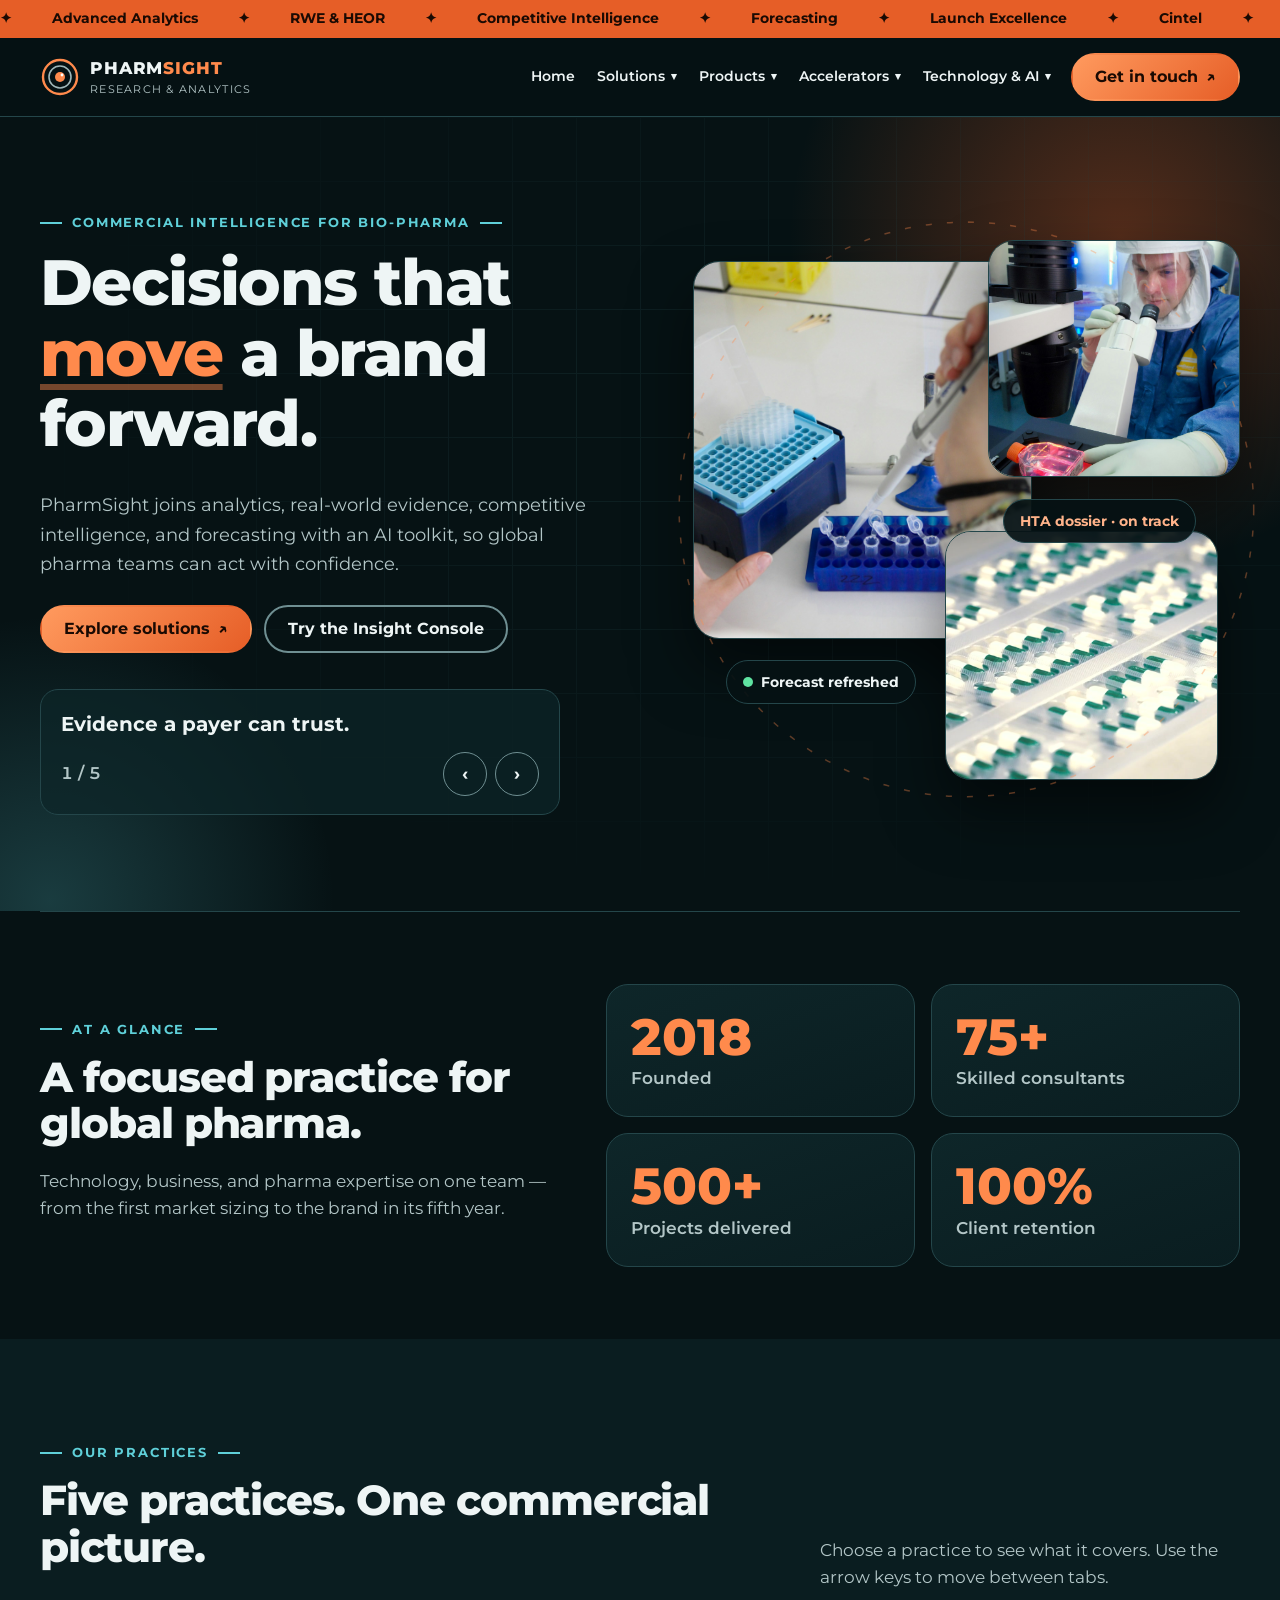
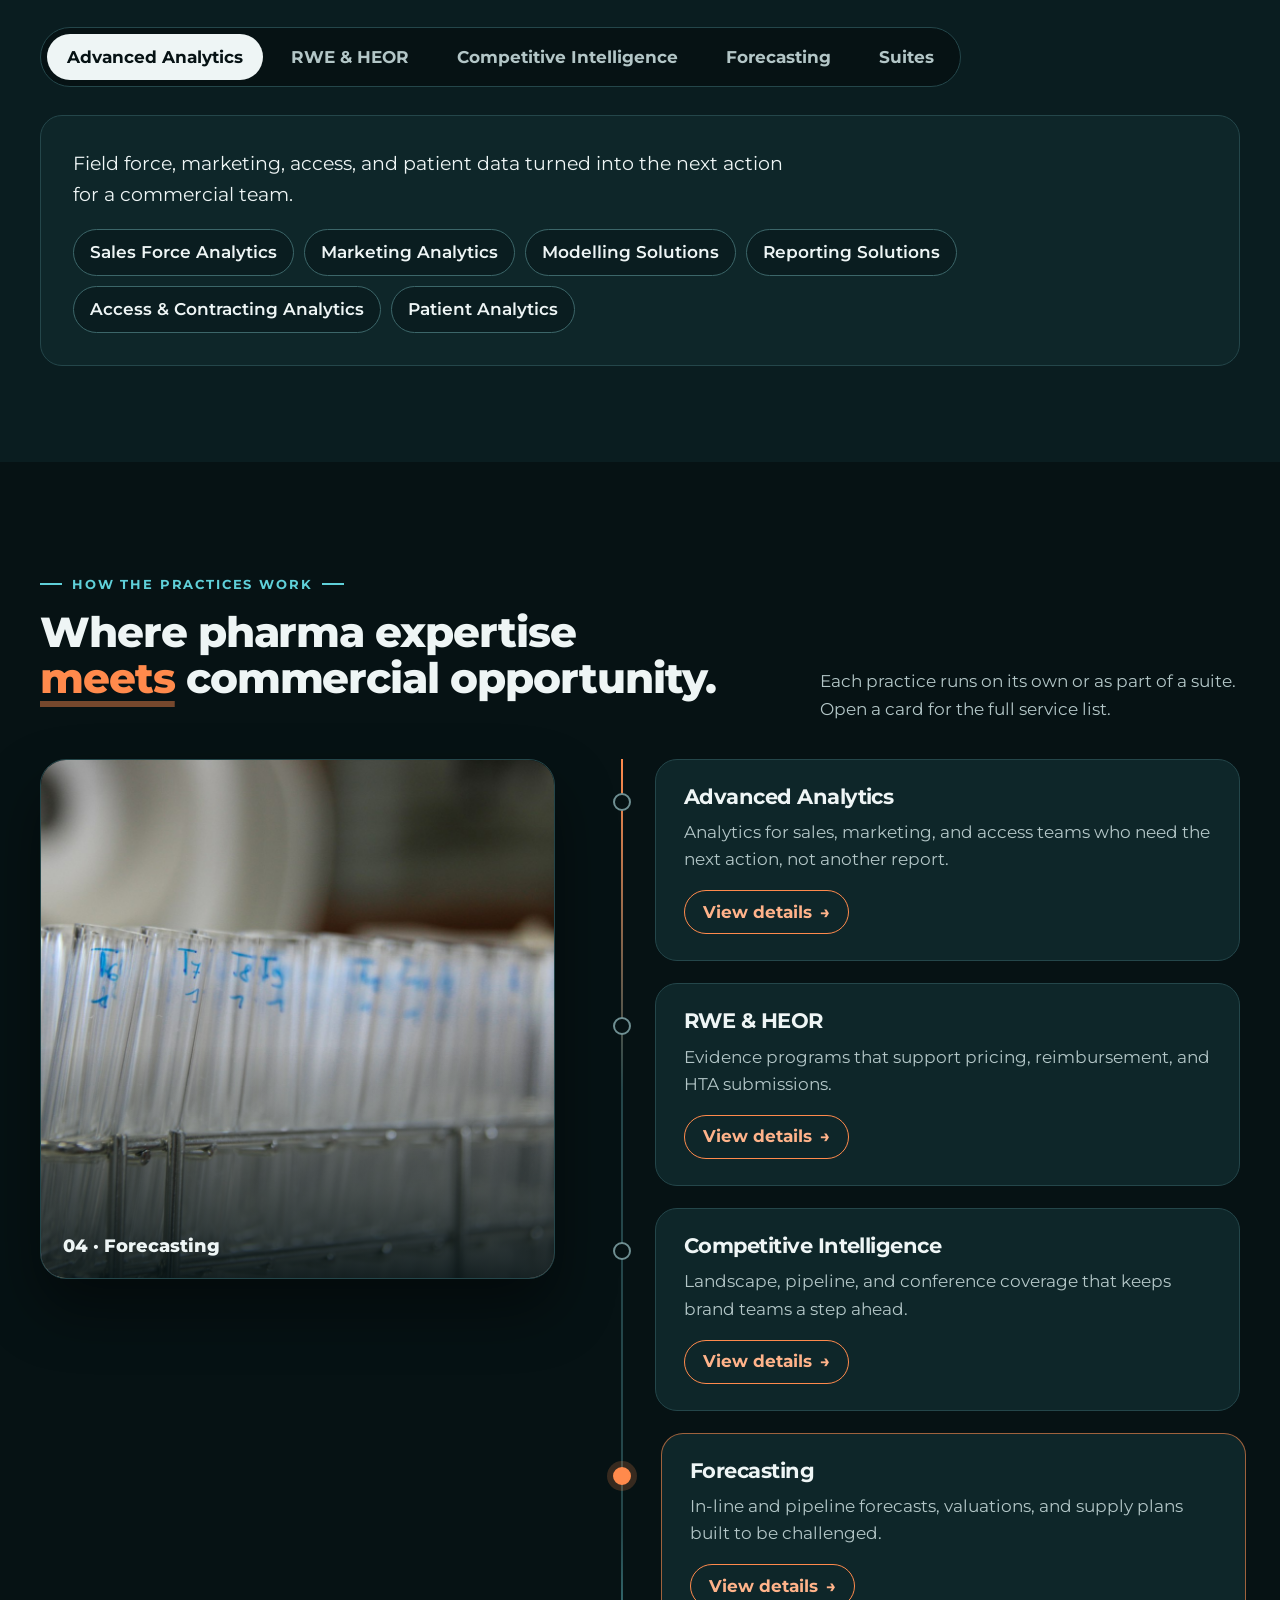
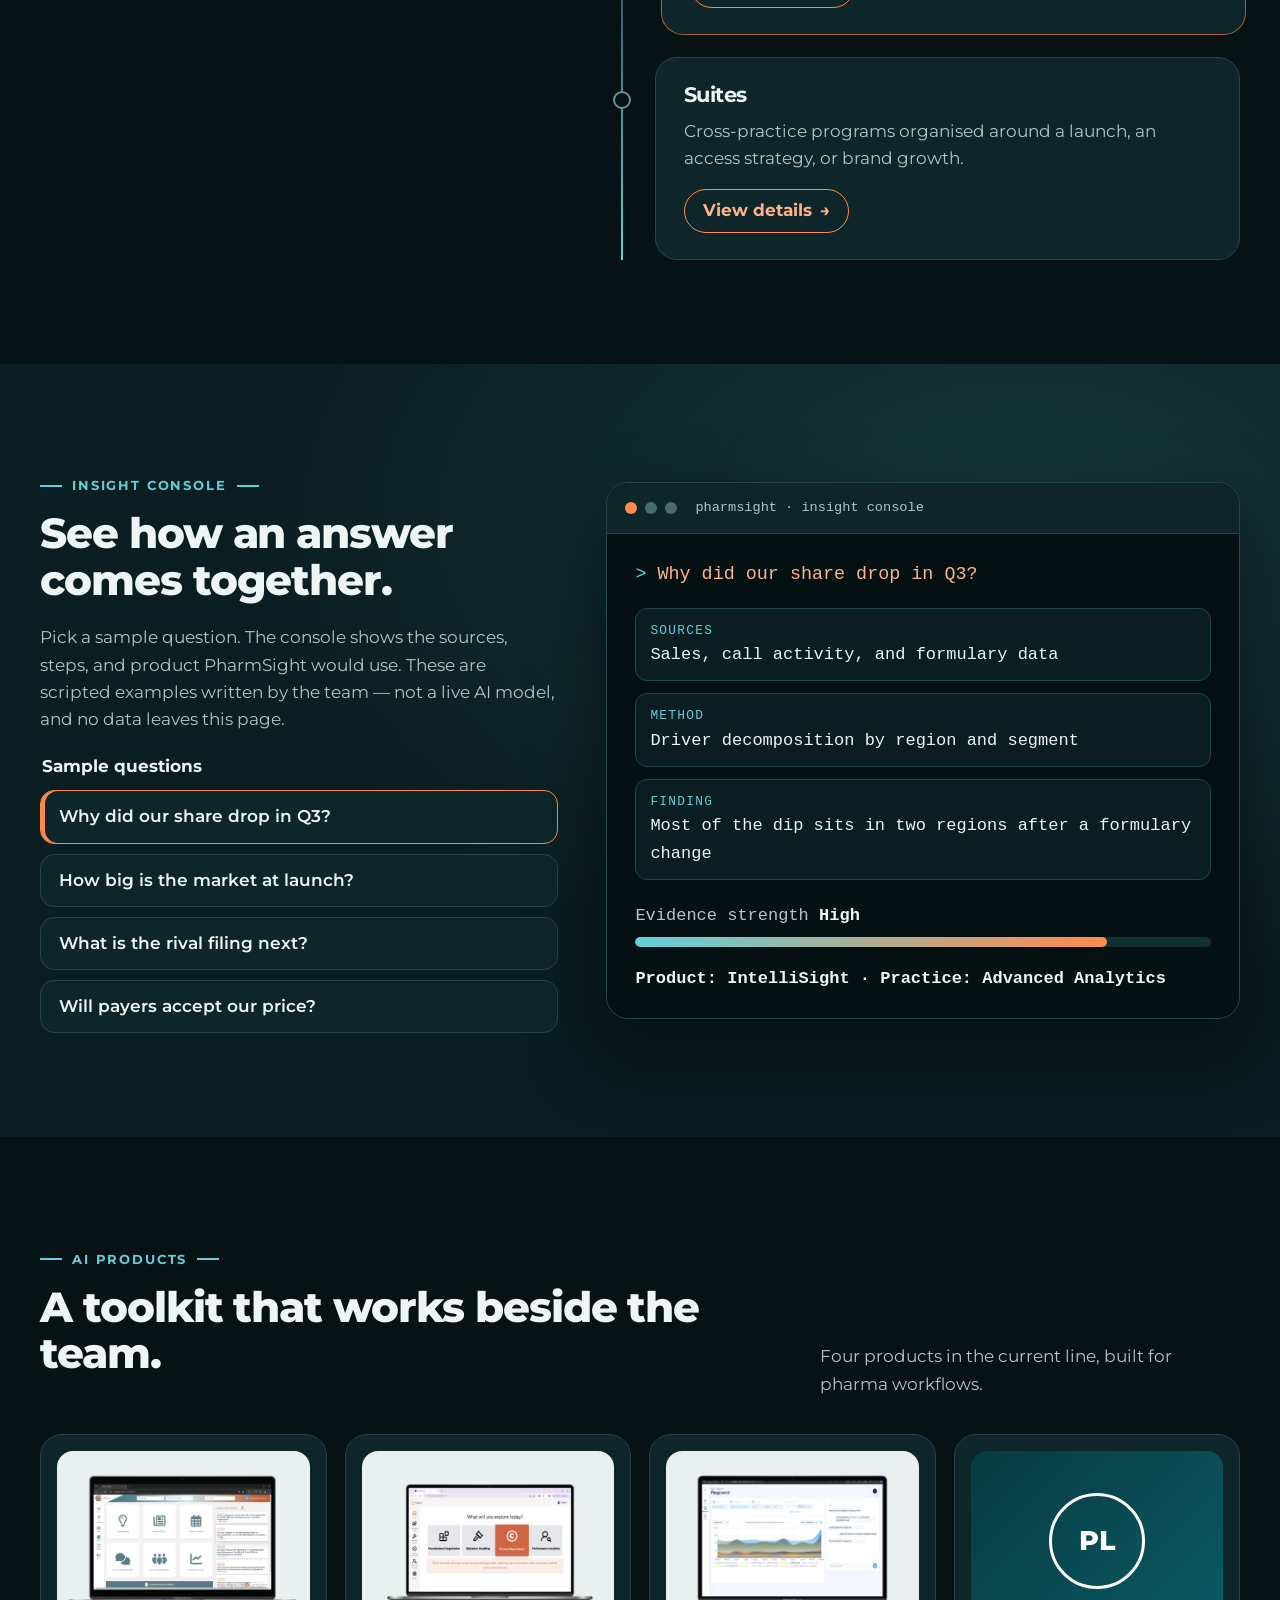
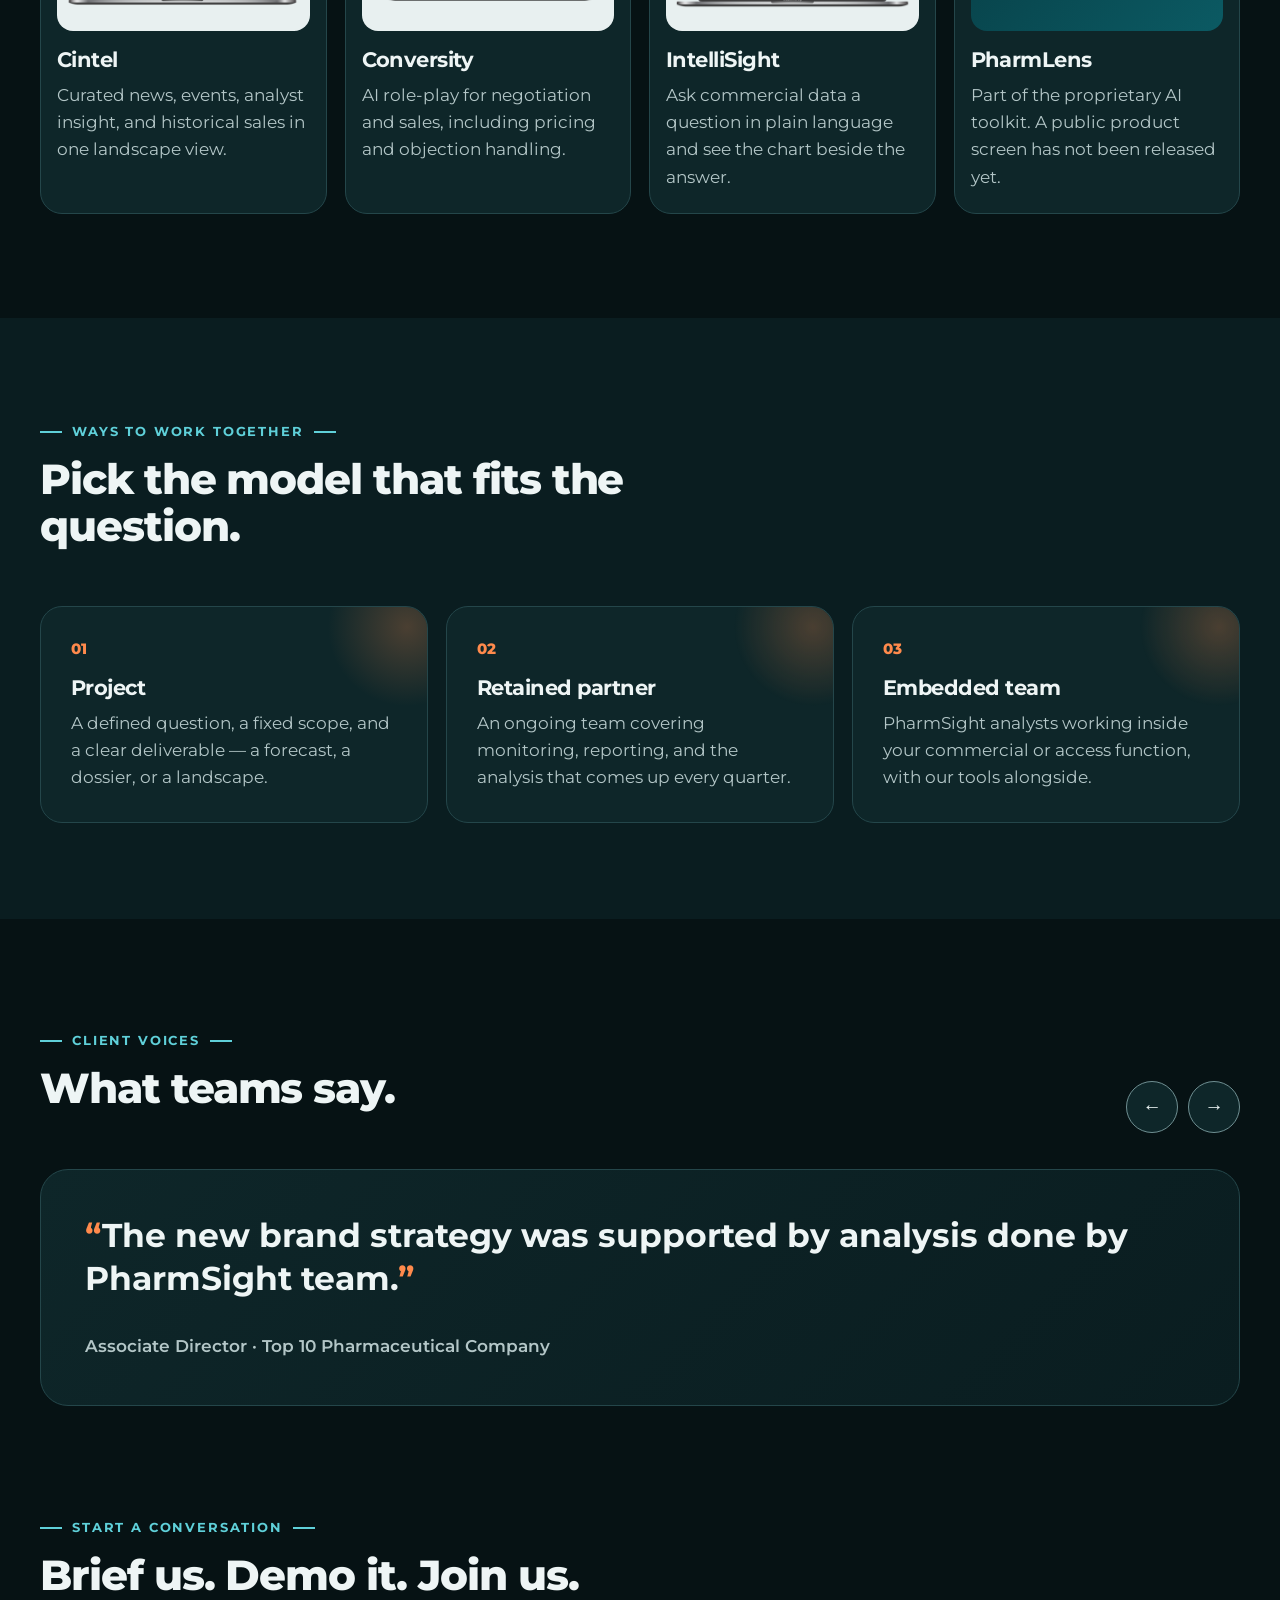
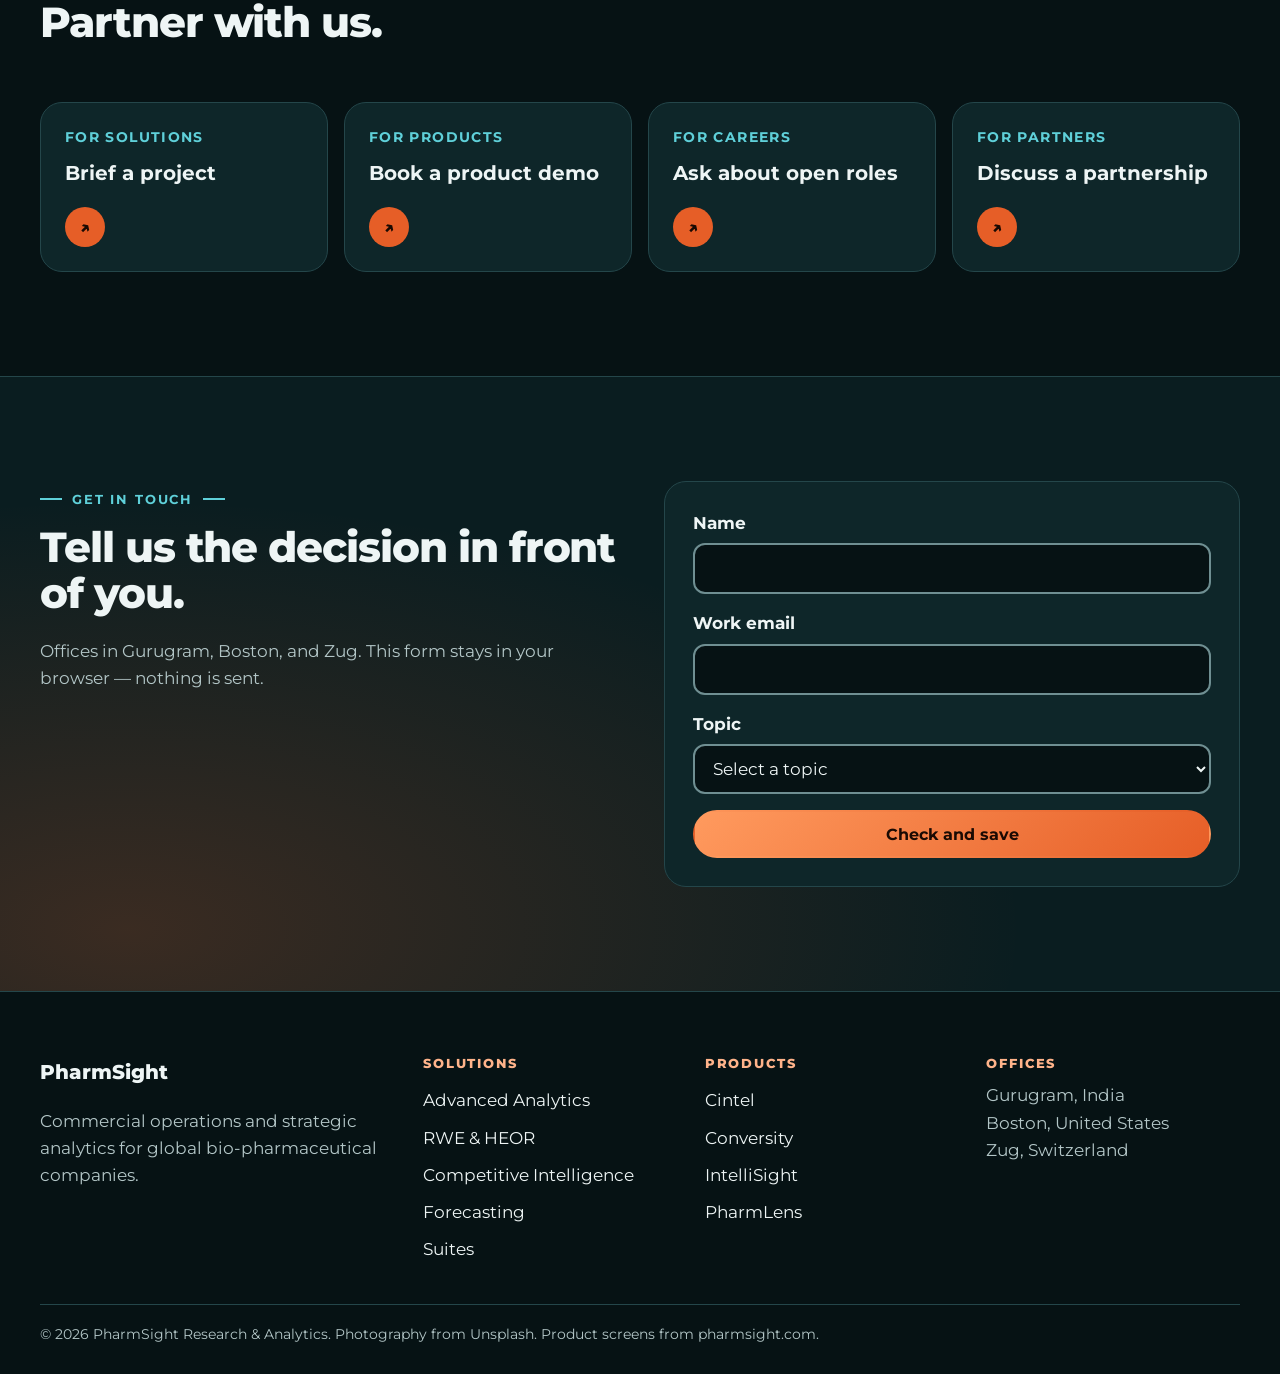
<file: site-v4/index.html>
<!DOCTYPE html>
<html lang="en">
<head>
  <meta charset="UTF-8" />
  <meta name="viewport" content="width=device-width, initial-scale=1" />
  <title>V4 — PharmSight</title>
  <meta name="description" content="PharmSight connects analytics, real-world evidence, competitive intelligence, forecasting, and AI products for global bio-pharmaceutical teams." />
  <link rel="preconnect" href="https://fonts.googleapis.com" />
  <link rel="preconnect" href="https://fonts.gstatic.com" crossorigin />
  <link href="https://fonts.googleapis.com/css2?family=Montserrat:wght@400;500;600;700;800&display=swap" rel="stylesheet" />
  <link rel="stylesheet" href="styles.css" />
</head>
<body>
  <a class="skip" href="#main">Skip to content</a>

  <div class="ticker" aria-hidden="true">
    <div class="ticker-track">
      <span>Advanced Analytics</span><span>RWE &amp; HEOR</span><span>Competitive Intelligence</span><span>Forecasting</span><span>Launch Excellence</span><span>Cintel</span><span>Conversity</span><span>IntelliSight</span><span>PharmLens</span>
      <span>Advanced Analytics</span><span>RWE &amp; HEOR</span><span>Competitive Intelligence</span><span>Forecasting</span><span>Launch Excellence</span><span>Cintel</span><span>Conversity</span><span>IntelliSight</span><span>PharmLens</span>
    </div>
  </div>

  <header class="header">
    <div class="wrap header-row">
      <a class="logo" href="#top">
        <svg class="mark" viewBox="0 0 40 40" aria-hidden="true">
          <circle cx="20" cy="20" r="17" fill="none" stroke="#FF8A4C" stroke-width="2.4"/>
          <circle cx="20" cy="20" r="11" fill="none" stroke="#9fb6b8" stroke-width="1.6"/>
          <circle cx="20" cy="20" r="5" fill="#FF8A4C"/>
          <circle cx="22" cy="18" r="1.4" fill="#fff"/>
        </svg>
        <span>
          <span class="logo-name">PHARM<span>SIGHT</span></span>
          <span class="logo-sub">Research &amp; Analytics</span>
        </span>
      </a>
      <button class="menu-btn" type="button" aria-expanded="false" aria-controls="primary-nav" data-menu-btn>
        <span class="bars" aria-hidden="true"></span>
        <span class="sr-only" data-menu-label>Open menu</span>
      </button>
      <nav id="primary-nav" class="primary" aria-label="Primary" data-primary>
        <ul>
          <li><a class="nav-link" href="#top">Home</a></li>
          <li class="has-menu">
            <button type="button" aria-expanded="false" aria-controls="m-solutions">Solutions</button>
            <ul id="m-solutions" class="submenu" hidden>
              <li><a href="#practices">Advanced Analytics</a></li>
              <li><a href="#practices">RWE &amp; HEOR</a></li>
              <li><a href="#practices">Competitive Intelligence</a></li>
              <li><a href="#practices">Forecasting</a></li>
              <li><a href="#practices">Suites</a></li>
            </ul>
          </li>
          <li class="has-menu">
            <button type="button" aria-expanded="false" aria-controls="m-products">Products</button>
            <ul id="m-products" class="submenu" hidden>
              <li><a href="#products">Cintel</a></li>
              <li><a href="#products">Conversity</a></li>
              <li><a href="#products">IntelliSight</a></li>
              <li><a href="#products">PharmLens</a></li>
            </ul>
          </li>
          <li class="has-menu">
            <button type="button" aria-expanded="false" aria-controls="m-accel">Accelerators</button>
            <ul id="m-accel" class="submenu" hidden>
              <li><a href="#contact">Scope an accelerator</a></li>
            </ul>
          </li>
          <li class="has-menu">
            <button type="button" aria-expanded="false" aria-controls="m-tech">Technology &amp; AI</button>
            <ul id="m-tech" class="submenu" hidden>
              <li><a href="#console">Insight Console</a></li>
              <li><a href="#contact">Talk about a build</a></li>
            </ul>
          </li>
        </ul>
        <a class="btn btn-glow" href="#contact">Get in touch <span aria-hidden="true">↗</span></a>
      </nav>
    </div>
  </header>

  <main id="main">
    <section class="hero" id="top" aria-labelledby="hero-title">
      <div class="hero-grid-bg" aria-hidden="true"></div>
      <div class="wrap hero-grid">
        <div class="hero-copy">
          <p class="kicker">Commercial intelligence for bio-pharma</p>
          <h1 id="hero-title">Decisions that <span class="hl">move</span> a brand forward.</h1>
          <p class="lead">PharmSight joins analytics, real-world evidence, competitive intelligence, and forecasting with an AI toolkit, so global pharma teams can act with confidence.</p>
          <div class="actions">
            <a class="btn btn-glow" href="#practices">Explore solutions <span aria-hidden="true">↗</span></a>
            <a class="btn btn-ghost" href="#console">Try the Insight Console</a>
          </div>

          <div class="rotator" aria-roledescription="carousel" aria-label="What PharmSight delivers">
            <p class="rotator-text" data-rot-text>Evidence a payer can trust.</p>
            <div class="rotator-bar">
              <span class="rotator-count" data-rot-count>1 / 5</span>
              <button type="button" class="rot-btn" data-rot-prev aria-label="Previous message">‹</button>
              <button type="button" class="rot-btn" data-rot-next aria-label="Next message">›</button>
            </div>
            <p class="sr-only" aria-live="polite" data-rot-live></p>
          </div>
        </div>

        <div class="collage" aria-hidden="true">
          <figure class="c1"><img src="../assets/immersive/lab_pipette.jpg" alt="" /></figure>
          <figure class="c2"><img src="../assets/immersive/lab_microscope.jpg" alt="" /></figure>
          <figure class="c3"><img src="../assets/immersive/capsules_frame.jpg" alt="" /></figure>
          <div class="chip chip-a"><span class="pulse"></span>Forecast refreshed</div>
          <div class="chip chip-b">HTA dossier · on track</div>
          <svg class="orbit" viewBox="0 0 400 400"><circle cx="200" cy="200" r="190" /></svg>
        </div>
      </div>
    </section>

    <section class="glance wrap" aria-labelledby="glance-title">
      <div class="glance-intro">
        <p class="kicker">At a glance</p>
        <h2 id="glance-title">A focused practice for global pharma.</h2>
        <p>Technology, business, and pharma expertise on one team — from the first market sizing to the brand in its fifth year.</p>
      </div>
      <ul class="stats">
        <li><strong data-count="2018">2018</strong><span>Founded</span></li>
        <li><strong data-count="75" data-suffix="+">75+</strong><span>Skilled consultants</span></li>
        <li><strong data-count="500" data-suffix="+">500+</strong><span>Projects delivered</span></li>
        <li><strong data-count="100" data-suffix="%">100%</strong><span>Client retention</span></li>
      </ul>
    </section>

    <section class="sectors" id="sectors" aria-labelledby="sectors-title">
      <div class="wrap">
        <div class="head-row">
          <div>
            <p class="kicker">Our practices</p>
            <h2 id="sectors-title">Five practices. One commercial picture.</h2>
          </div>
          <p class="muted">Choose a practice to see what it covers. Use the arrow keys to move between tabs.</p>
        </div>
        <div class="tabs">
          <div role="tablist" aria-label="Practices" class="tablist" data-tablist>
            <button role="tab" id="t-aa" aria-controls="p-aa" aria-selected="true">Advanced Analytics</button>
            <button role="tab" id="t-rwe" aria-controls="p-rwe" aria-selected="false" tabindex="-1">RWE &amp; HEOR</button>
            <button role="tab" id="t-ci" aria-controls="p-ci" aria-selected="false" tabindex="-1">Competitive Intelligence</button>
            <button role="tab" id="t-fc" aria-controls="p-fc" aria-selected="false" tabindex="-1">Forecasting</button>
            <button role="tab" id="t-su" aria-controls="p-su" aria-selected="false" tabindex="-1">Suites</button>
          </div>
          <div role="tabpanel" id="p-aa" aria-labelledby="t-aa" class="tabpanel" tabindex="0">
            <p>Field force, marketing, access, and patient data turned into the next action for a commercial team.</p>
            <ul class="pills"><li>Sales Force Analytics</li><li>Marketing Analytics</li><li>Modelling Solutions</li><li>Reporting Solutions</li><li>Access &amp; Contracting Analytics</li><li>Patient Analytics</li></ul>
          </div>
          <div role="tabpanel" id="p-rwe" aria-labelledby="t-rwe" class="tabpanel" tabindex="0" hidden>
            <p>Evidence that shows the value of a therapy to payers, HTA bodies, and clinicians.</p>
            <ul class="pills"><li>Budget Impact Analysis (BIA)</li><li>Patient-Reported Outcomes (PRO) Analysis</li><li>Health Technology Assessment (HTA)</li><li>Real-World Data (RWD) Collection</li><li>Value Dossier Development</li></ul>
          </div>
          <div role="tabpanel" id="p-ci" aria-labelledby="t-ci" class="tabpanel" tabindex="0" hidden>
            <p>A clear read on competitors, pipelines, and the conversations shaping a therapy area.</p>
            <ul class="pills"><li>Competitive Landscape</li><li>Analyst Coverage</li><li>Pipeline &amp; Portfolio Monitoring</li><li>Conference Coverage</li><li>Periodic Monitoring</li><li>Opportunity Assessment</li></ul>
          </div>
          <div role="tabpanel" id="p-fc" aria-labelledby="t-fc" class="tabpanel" tabindex="0" hidden>
            <p>Forecasts and valuations a leadership team can defend, from pipeline asset to supply plan.</p>
            <ul class="pills"><li>In-line &amp; Pipeline Forecast</li><li>Business Development &amp; Licensing (BD&amp;L)</li><li>Stage-Gate Assessments</li><li>Market Sizing (Epi-based)</li><li>Statistical Forecast Models</li><li>Asset Valuation Models</li><li>Supply Chain Management</li></ul>
          </div>
          <div role="tabpanel" id="p-su" aria-labelledby="t-su" class="tabpanel" tabindex="0" hidden>
            <p>Programs that combine practices around one commercial outcome.</p>
            <ul class="pills"><li>Launch Excellence</li><li>Commercial Effectiveness</li><li>Market Intelligence</li><li>Access Strategy &amp; Landscape</li></ul>
          </div>
        </div>
      </div>
    </section>

    <section class="verticals" id="practices" aria-labelledby="verticals-title">
      <div class="wrap">
        <div class="head-row">
          <div>
            <p class="kicker">How the practices work</p>
            <h2 id="verticals-title">Where pharma expertise <span class="hl">meets</span> commercial opportunity.</h2>
          </div>
          <p class="muted">Each practice runs on its own or as part of a suite. Open a card for the full service list.</p>
        </div>
        <div class="timeline">
          <div class="timeline-media" aria-hidden="true">
            <div class="media-frame">
              <img data-tl-img src="../assets/immersive/lab_writing.jpg" alt="" />
              <p class="media-tag" data-tl-tag>01 · Advanced Analytics</p>
            </div>
          </div>
          <ol class="timeline-list">
            <li class="tl-item is-active" data-img="../assets/immersive/lab_writing.jpg" data-tag="01 · Advanced Analytics">
              <span class="tl-dot" aria-hidden="true"></span>
              <article class="tl-card">
                <h3>Advanced Analytics</h3>
                <p>Analytics for sales, marketing, and access teams who need the next action, not another report.</p>
                <button type="button" class="tl-btn" aria-expanded="false" aria-controls="tl-aa">View details <span aria-hidden="true">→</span></button>
                <ul id="tl-aa" class="tl-more" hidden><li>Sales Force Analytics</li><li>Marketing Analytics</li><li>Modelling Solutions</li><li>Reporting Solutions</li><li>Access &amp; Contracting Analytics</li><li>Patient Analytics</li></ul>
              </article>
            </li>
            <li class="tl-item" data-img="../assets/immersive/lab_iv.jpg" data-tag="02 · RWE &amp; HEOR">
              <span class="tl-dot" aria-hidden="true"></span>
              <article class="tl-card">
                <h3>RWE &amp; HEOR</h3>
                <p>Evidence programs that support pricing, reimbursement, and HTA submissions.</p>
                <button type="button" class="tl-btn" aria-expanded="false" aria-controls="tl-rwe">View details <span aria-hidden="true">→</span></button>
                <ul id="tl-rwe" class="tl-more" hidden><li>Budget Impact Analysis (BIA)</li><li>Patient-Reported Outcomes (PRO) Analysis</li><li>Health Technology Assessment (HTA)</li><li>Real-World Data (RWD) Collection</li><li>Value Dossier Development</li></ul>
              </article>
            </li>
            <li class="tl-item" data-img="../assets/immersive/lab_microscope.jpg" data-tag="03 · Competitive Intelligence">
              <span class="tl-dot" aria-hidden="true"></span>
              <article class="tl-card">
                <h3>Competitive Intelligence</h3>
                <p>Landscape, pipeline, and conference coverage that keeps brand teams a step ahead.</p>
                <button type="button" class="tl-btn" aria-expanded="false" aria-controls="tl-ci">View details <span aria-hidden="true">→</span></button>
                <ul id="tl-ci" class="tl-more" hidden><li>Competitive Landscape</li><li>Analyst Coverage</li><li>Pipeline &amp; Portfolio Monitoring</li><li>Conference Coverage</li><li>Periodic Monitoring</li><li>Opportunity Assessment</li></ul>
              </article>
            </li>
            <li class="tl-item" data-img="../assets/immersive/lab_tubes.jpg" data-tag="04 · Forecasting">
              <span class="tl-dot" aria-hidden="true"></span>
              <article class="tl-card">
                <h3>Forecasting</h3>
                <p>In-line and pipeline forecasts, valuations, and supply plans built to be challenged.</p>
                <button type="button" class="tl-btn" aria-expanded="false" aria-controls="tl-fc">View details <span aria-hidden="true">→</span></button>
                <ul id="tl-fc" class="tl-more" hidden><li>In-line &amp; Pipeline Forecast</li><li>Business Development &amp; Licensing (BD&amp;L)</li><li>Stage-Gate Assessments</li><li>Market Sizing (Epi-based)</li><li>Statistical Forecast Models</li><li>Asset Valuation Models</li><li>Supply Chain Management</li></ul>
              </article>
            </li>
            <li class="tl-item" data-img="../assets/immersive/lab_scientist.jpg" data-tag="05 · Suites">
              <span class="tl-dot" aria-hidden="true"></span>
              <article class="tl-card">
                <h3>Suites</h3>
                <p>Cross-practice programs organised around a launch, an access strategy, or brand growth.</p>
                <button type="button" class="tl-btn" aria-expanded="false" aria-controls="tl-su">View details <span aria-hidden="true">→</span></button>
                <ul id="tl-su" class="tl-more" hidden><li>Launch Excellence</li><li>Commercial Effectiveness</li><li>Market Intelligence</li><li>Access Strategy &amp; Landscape</li></ul>
              </article>
            </li>
          </ol>
        </div>
      </div>
    </section>

    <section class="console" id="console" aria-labelledby="console-title">
      <div class="wrap console-grid">
        <div>
          <p class="kicker">Insight Console</p>
          <h2 id="console-title">See how an answer comes together.</h2>
          <p class="muted">Pick a sample question. The console shows the sources, steps, and product PharmSight would use. These are scripted examples written by the team — not a live AI model, and no data leaves this page.</p>
          <fieldset class="prompts">
            <legend>Sample questions</legend>
            <button type="button" class="prompt" aria-pressed="true" data-prompt="share">Why did our share drop in Q3?</button>
            <button type="button" class="prompt" aria-pressed="false" data-prompt="launch">How big is the market at launch?</button>
            <button type="button" class="prompt" aria-pressed="false" data-prompt="rival">What is the rival filing next?</button>
            <button type="button" class="prompt" aria-pressed="false" data-prompt="payer">Will payers accept our price?</button>
          </fieldset>
        </div>
        <div class="terminal" role="region" aria-label="Console output">
          <div class="term-bar" aria-hidden="true"><span></span><span></span><span></span><p>pharmsight · insight console</p></div>
          <div class="term-body" aria-live="polite" data-term>
            <p class="term-q" data-term-q>Why did our share drop in Q3?</p>
            <ol class="term-steps" data-term-steps>
              <li><span>Sources</span>Sales, call activity, and formulary data</li>
              <li><span>Method</span>Driver decomposition by region and segment</li>
              <li><span>Finding</span>Most of the dip sits in two regions after a formulary change</li>
            </ol>
            <div class="meter">
              <p>Evidence strength <strong data-term-meter-label>High</strong></p>
              <div class="meter-track"><div class="meter-fill" data-term-meter style="width: 82%"></div></div>
            </div>
            <p class="term-tool" data-term-tool>Product: IntelliSight · Practice: Advanced Analytics</p>
          </div>
        </div>
      </div>
    </section>

    <section class="products wrap" id="products" aria-labelledby="products-title">
      <div class="head-row">
        <div>
          <p class="kicker">AI products</p>
          <h2 id="products-title">A toolkit that works beside the team.</h2>
        </div>
        <p class="muted">Four products in the current line, built for pharma workflows.</p>
      </div>
      <div class="product-grid">
        <article class="product">
          <div class="product-media"><img src="../assets/immersive/product1.png" alt="Cintel showing landscape, news, events, and analyst commentary" /></div>
          <h3>Cintel</h3>
          <p>Curated news, events, analyst insight, and historical sales in one landscape view.</p>
        </article>
        <article class="product">
          <div class="product-media"><img src="../assets/immersive/conversity.png" alt="Conversity showing negotiation training modules" /></div>
          <h3>Conversity</h3>
          <p>AI role-play for negotiation and sales, including pricing and objection handling.</p>
        </article>
        <article class="product">
          <div class="product-media"><img src="../assets/immersive/product2.png" alt="IntelliSight with a chart beside a chat panel" /></div>
          <h3>IntelliSight</h3>
          <p>Ask commercial data a question in plain language and see the chart beside the answer.</p>
        </article>
        <article class="product">
          <div class="product-media lens" aria-hidden="true"><span>PL</span></div>
          <h3>PharmLens</h3>
          <p>Part of the proprietary AI toolkit. A public product screen has not been released yet.</p>
        </article>
      </div>
    </section>

    <section class="models" aria-labelledby="models-title">
      <div class="wrap">
        <div class="head-row">
          <div>
            <p class="kicker">Ways to work together</p>
            <h2 id="models-title">Pick the model that fits the question.</h2>
          </div>
        </div>
        <div class="model-grid">
          <article class="model">
            <p class="model-num">01</p>
            <h3>Project</h3>
            <p>A defined question, a fixed scope, and a clear deliverable — a forecast, a dossier, or a landscape.</p>
          </article>
          <article class="model">
            <p class="model-num">02</p>
            <h3>Retained partner</h3>
            <p>An ongoing team covering monitoring, reporting, and the analysis that comes up every quarter.</p>
          </article>
          <article class="model">
            <p class="model-num">03</p>
            <h3>Embedded team</h3>
            <p>PharmSight analysts working inside your commercial or access function, with our tools alongside.</p>
          </article>
        </div>
      </div>
    </section>

    <section class="voices wrap" aria-labelledby="voices-title">
      <div class="head-row">
        <div>
          <p class="kicker">Client voices</p>
          <h2 id="voices-title">What teams say.</h2>
        </div>
        <div class="slider-controls">
          <button type="button" data-q-prev aria-label="Previous quote">←</button>
          <p class="sr-only" aria-live="polite" data-q-status></p>
          <button type="button" data-q-next aria-label="Next quote">→</button>
        </div>
      </div>
      <figure class="quote">
        <blockquote><p data-q-text>The new brand strategy was supported by analysis done by PharmSight team.</p></blockquote>
        <figcaption data-q-who>Associate Director · Top 10 Pharmaceutical Company</figcaption>
      </figure>
    </section>

    <section class="enquiry wrap" aria-labelledby="enquiry-title">
      <div class="head-row">
        <div>
          <p class="kicker">Start a conversation</p>
          <h2 id="enquiry-title">Brief us. Demo it. Join us. Partner with us.</h2>
        </div>
      </div>
      <div class="enquiry-grid">
        <a class="enq" href="#contact" data-topic="Solutions brief"><span class="enq-label">For solutions</span><strong>Brief a project</strong><span class="enq-go" aria-hidden="true">↗</span></a>
        <a class="enq" href="#contact" data-topic="Product demo"><span class="enq-label">For products</span><strong>Book a product demo</strong><span class="enq-go" aria-hidden="true">↗</span></a>
        <a class="enq" href="#contact" data-topic="Careers"><span class="enq-label">For careers</span><strong>Ask about open roles</strong><span class="enq-go" aria-hidden="true">↗</span></a>
        <a class="enq" href="#contact" data-topic="Partnership"><span class="enq-label">For partners</span><strong>Discuss a partnership</strong><span class="enq-go" aria-hidden="true">↗</span></a>
      </div>
    </section>

    <section class="cta" id="contact" aria-labelledby="cta-title">
      <div class="wrap cta-grid">
        <div>
          <p class="kicker">Get in touch</p>
          <h2 id="cta-title">Tell us the decision in front of you.</h2>
          <p class="muted">Offices in Gurugram, Boston, and Zug. This form stays in your browser — nothing is sent.</p>
        </div>
        <form class="form" data-form novalidate>
          <div class="form-alert" role="alert" data-form-alert hidden></div>
          <div class="field">
            <label for="f-name">Name</label>
            <input id="f-name" name="name" autocomplete="name" required aria-describedby="f-name-err" />
            <p id="f-name-err" class="err" hidden></p>
          </div>
          <div class="field">
            <label for="f-email">Work email</label>
            <input id="f-email" name="email" type="email" autocomplete="email" required aria-describedby="f-email-err" />
            <p id="f-email-err" class="err" hidden></p>
          </div>
          <div class="field">
            <label for="f-topic">Topic</label>
            <select id="f-topic" name="topic" required aria-describedby="f-topic-err">
              <option value="">Select a topic</option>
              <option>Solutions brief</option>
              <option>Product demo</option>
              <option>Careers</option>
              <option>Partnership</option>
            </select>
            <p id="f-topic-err" class="err" hidden></p>
          </div>
          <button class="btn btn-glow" type="submit">Check and save</button>
          <p class="ok" role="status" data-form-ok hidden>Saved on this page only. Nothing was sent.</p>
        </form>
      </div>
    </section>
  </main>

  <footer class="footer">
    <div class="wrap footer-grid">
      <div>
        <p class="footer-brand">PharmSight</p>
        <p>Commercial operations and strategic analytics for global bio-pharmaceutical companies.</p>
      </div>
      <nav aria-label="Solutions">
        <h2>Solutions</h2>
        <a href="#practices">Advanced Analytics</a>
        <a href="#practices">RWE &amp; HEOR</a>
        <a href="#practices">Competitive Intelligence</a>
        <a href="#practices">Forecasting</a>
        <a href="#practices">Suites</a>
      </nav>
      <nav aria-label="Products">
        <h2>Products</h2>
        <a href="#products">Cintel</a>
        <a href="#products">Conversity</a>
        <a href="#products">IntelliSight</a>
        <a href="#products">PharmLens</a>
      </nav>
      <div>
        <h2>Offices</h2>
        <p>Gurugram, India<br />Boston, United States<br />Zug, Switzerland</p>
      </div>
    </div>
    <p class="wrap legal">© 2026 PharmSight Research &amp; Analytics. Photography from Unsplash. Product screens from pharmsight.com.</p>
  </footer>
  <script src="app.js"></script>
</body>
</html>
</file>
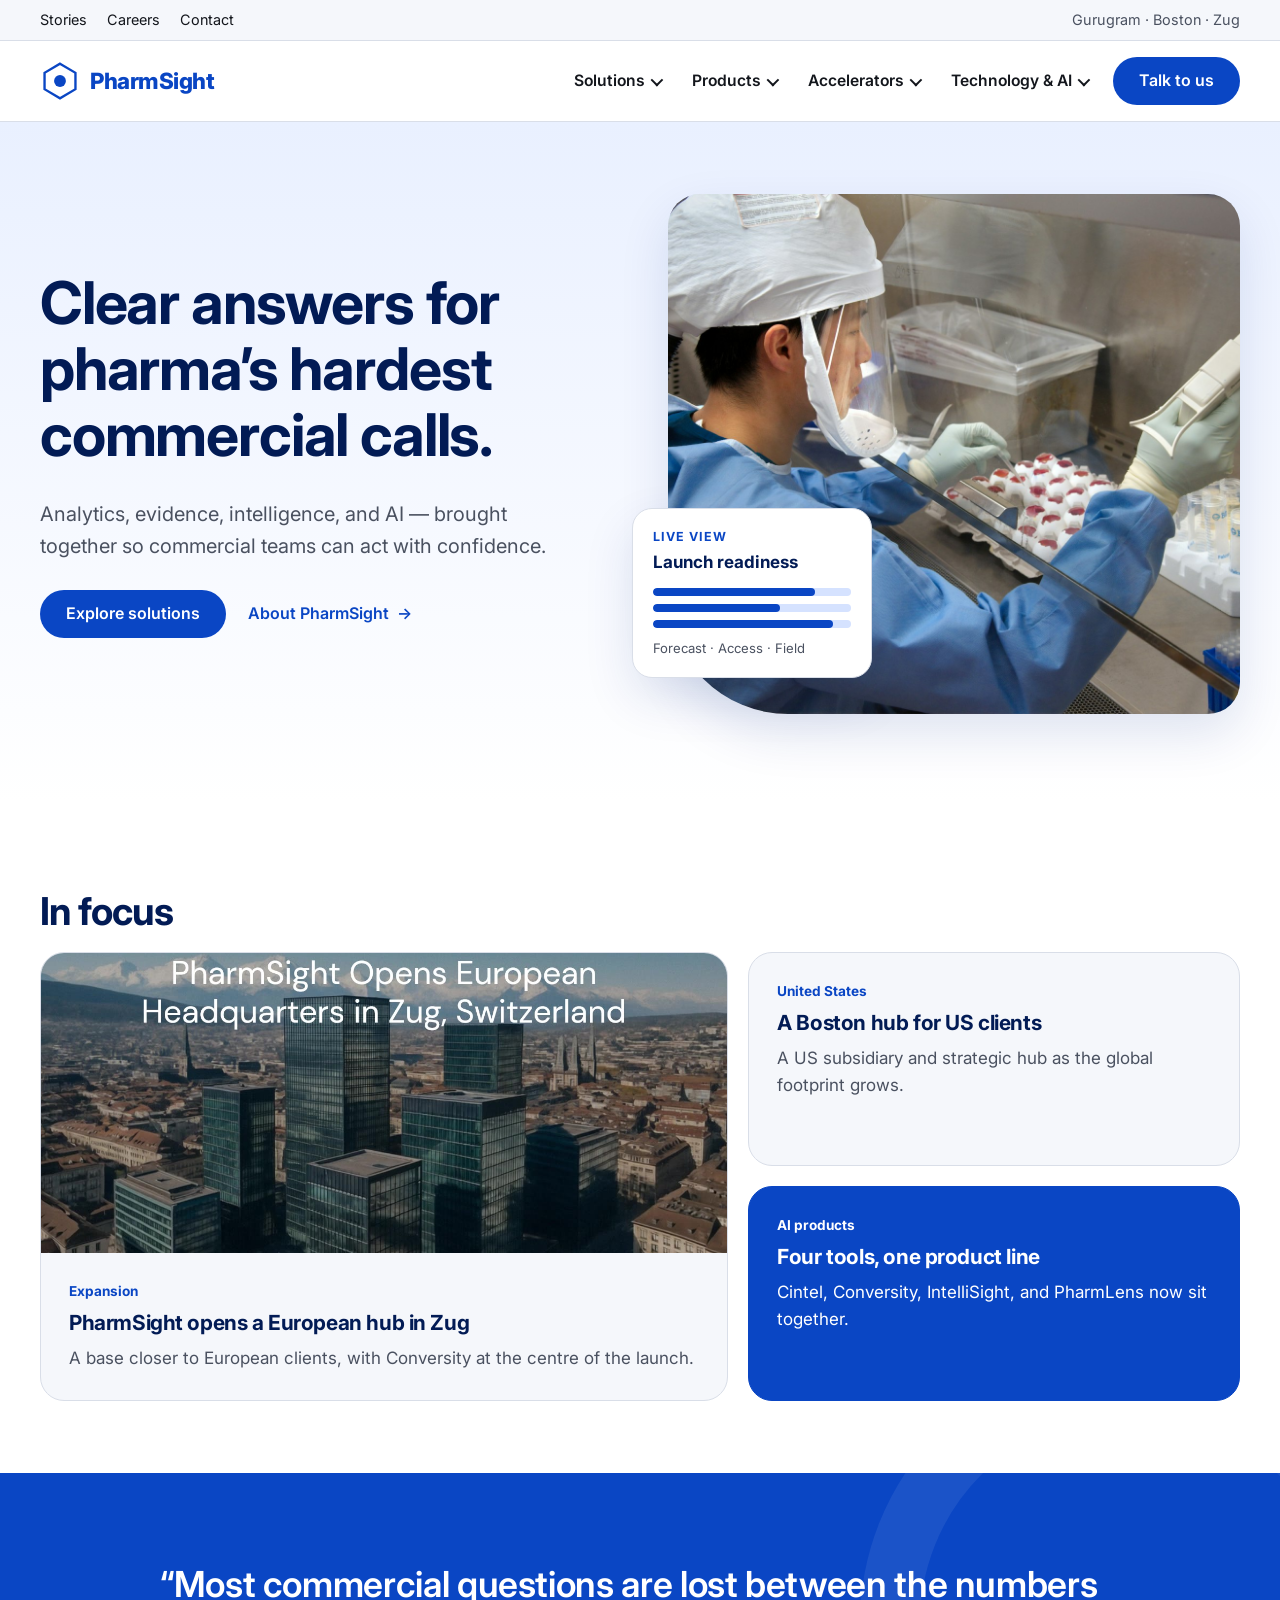
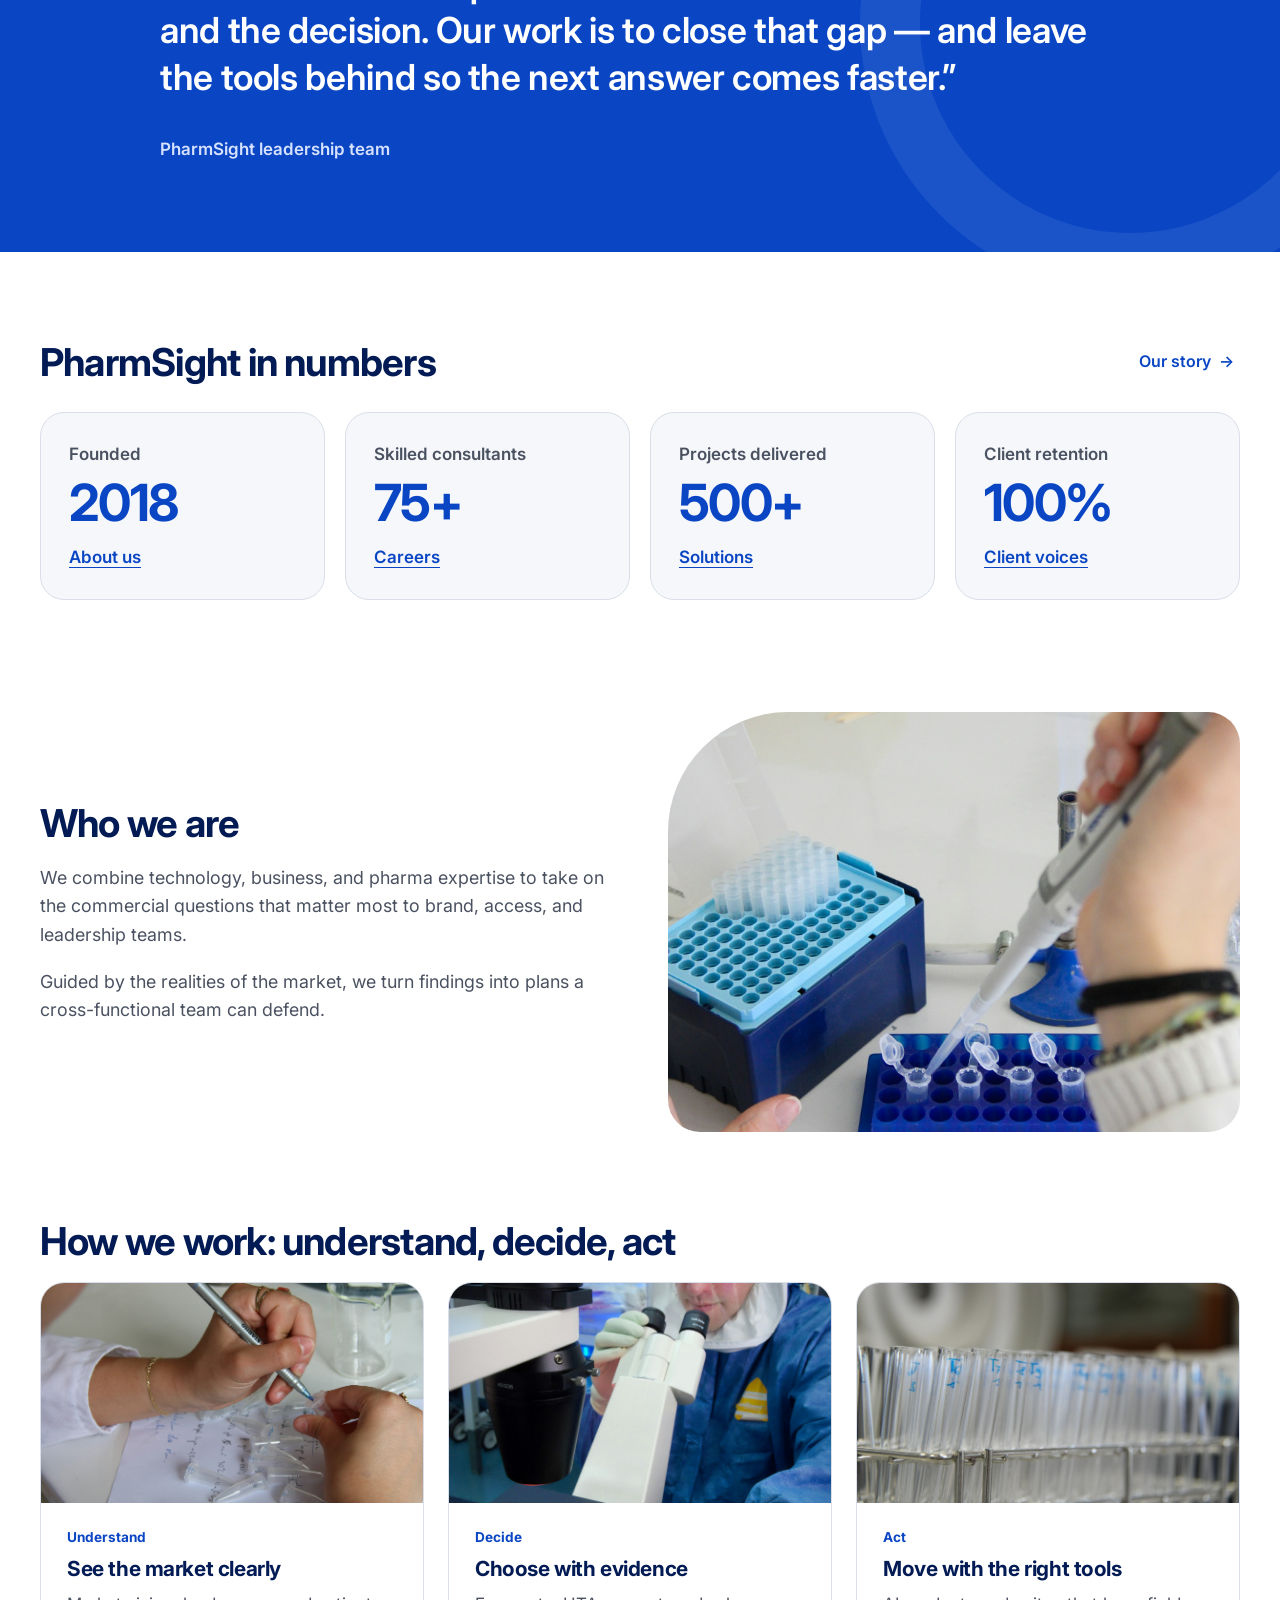
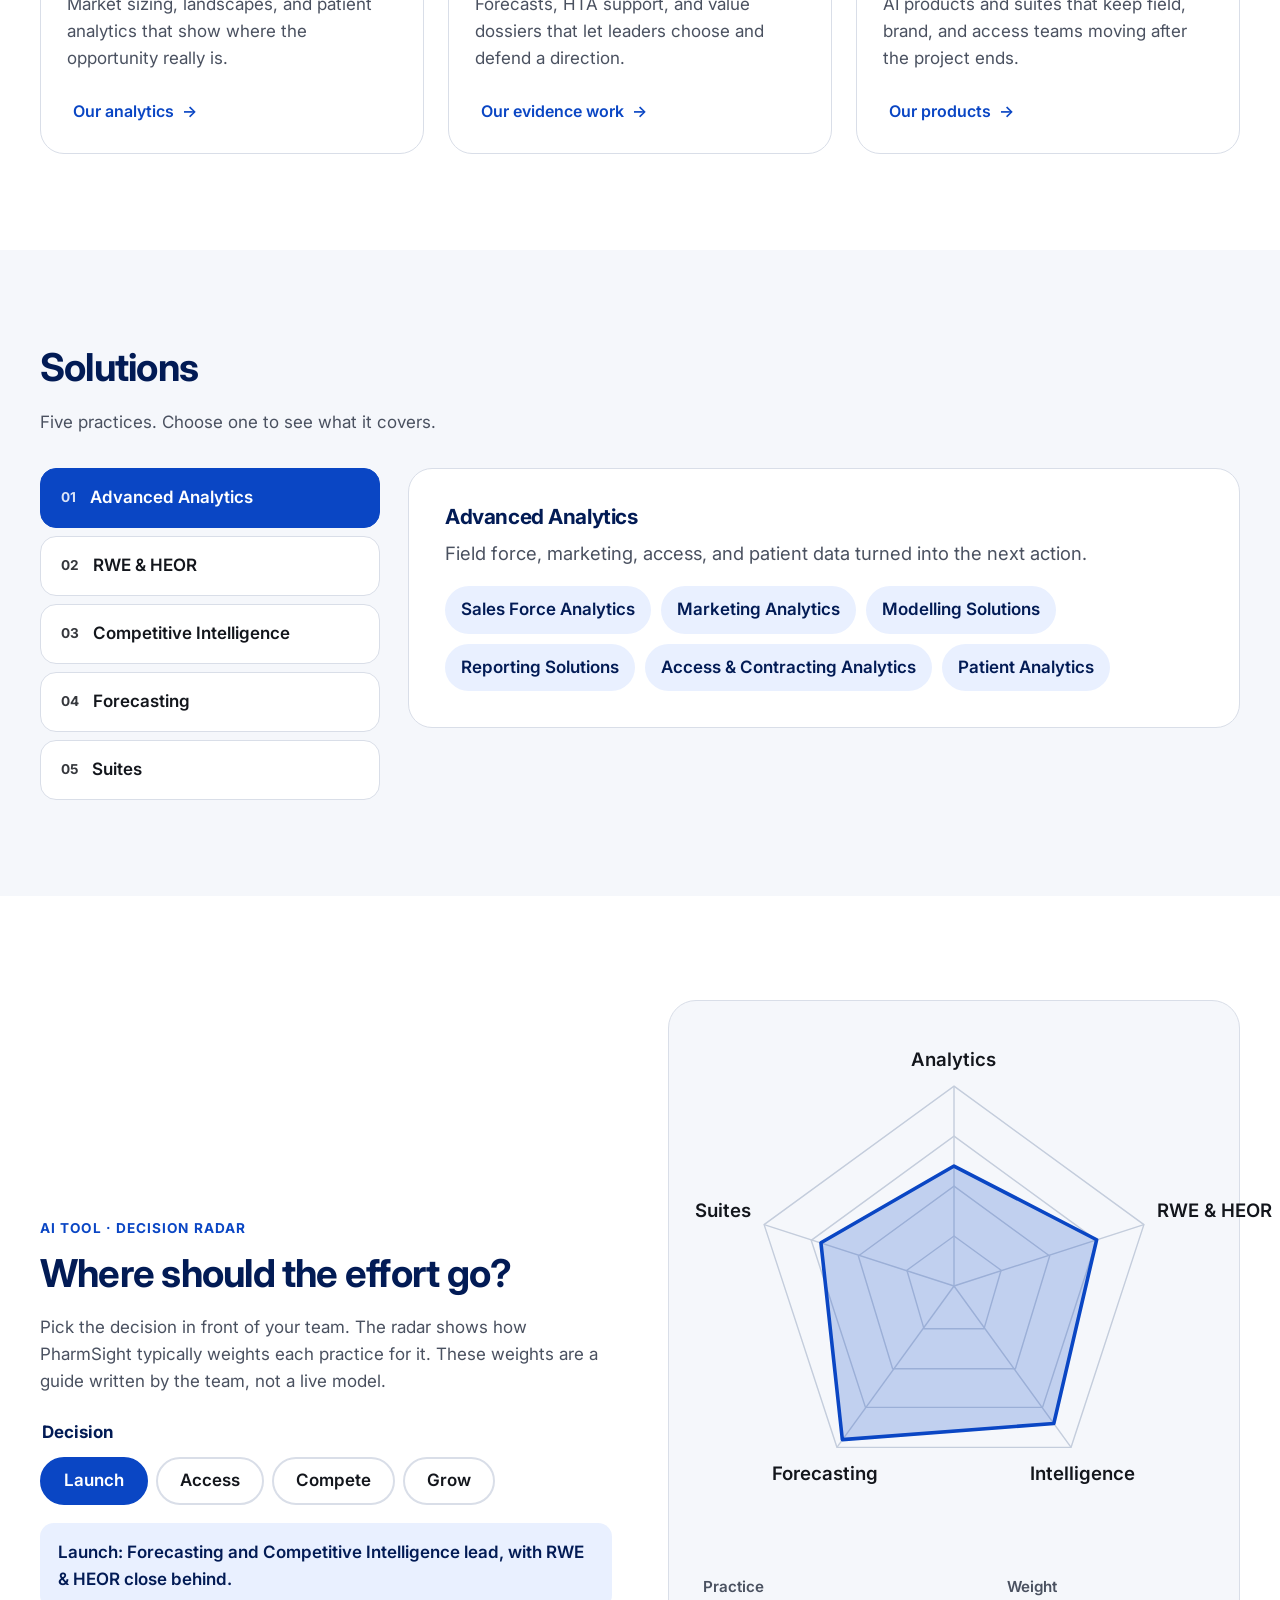
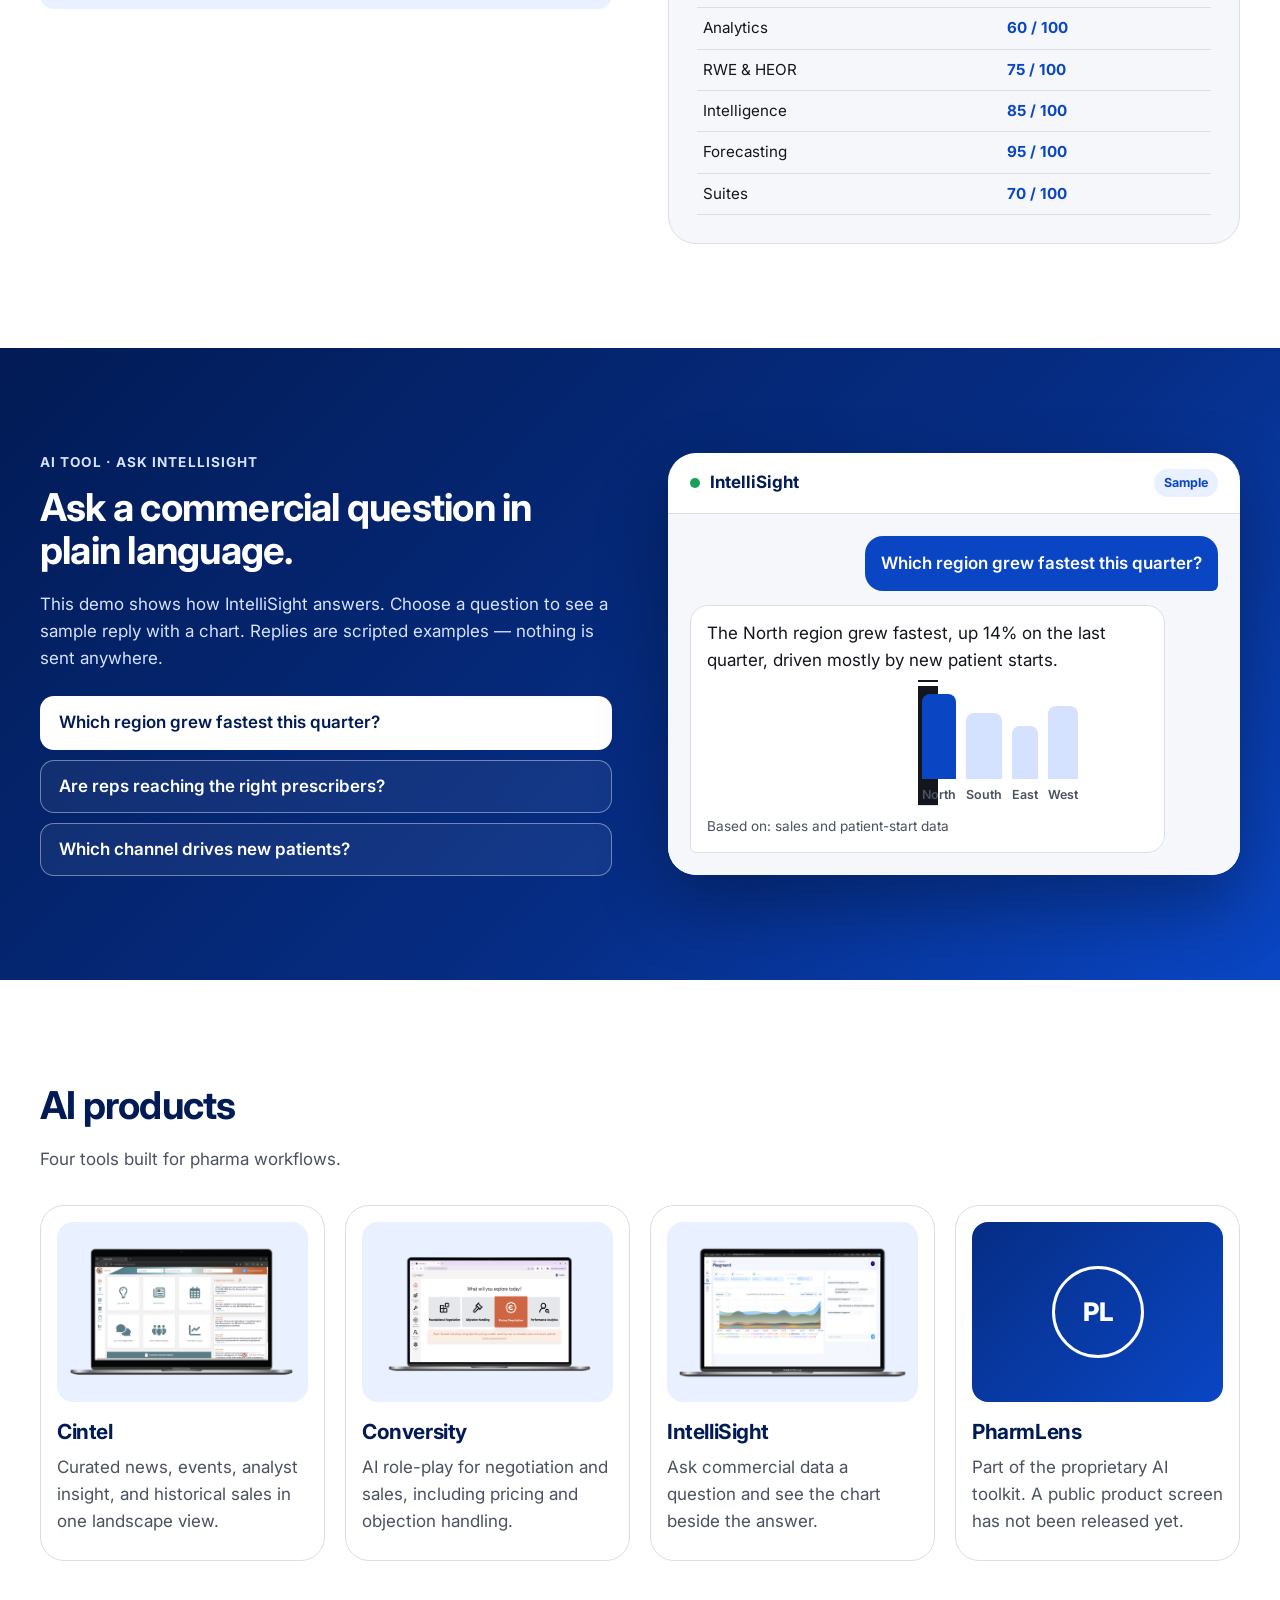
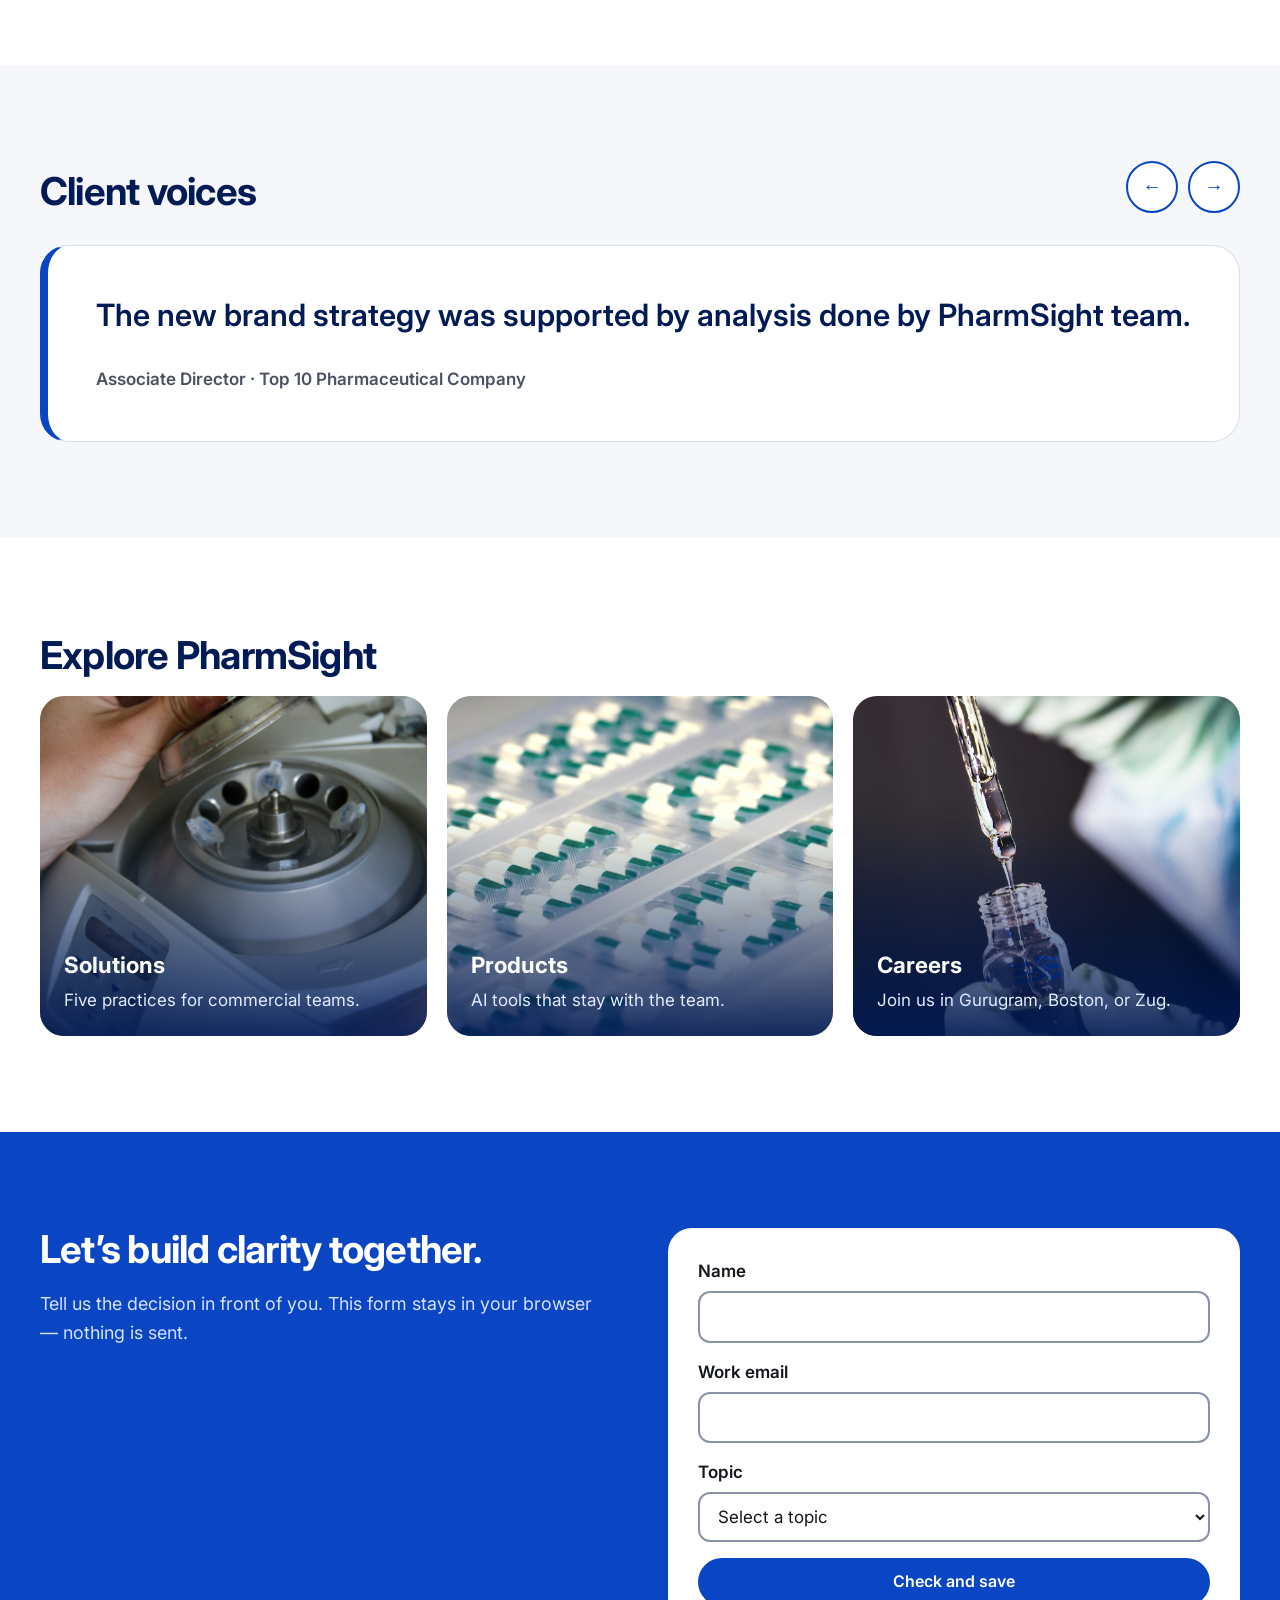
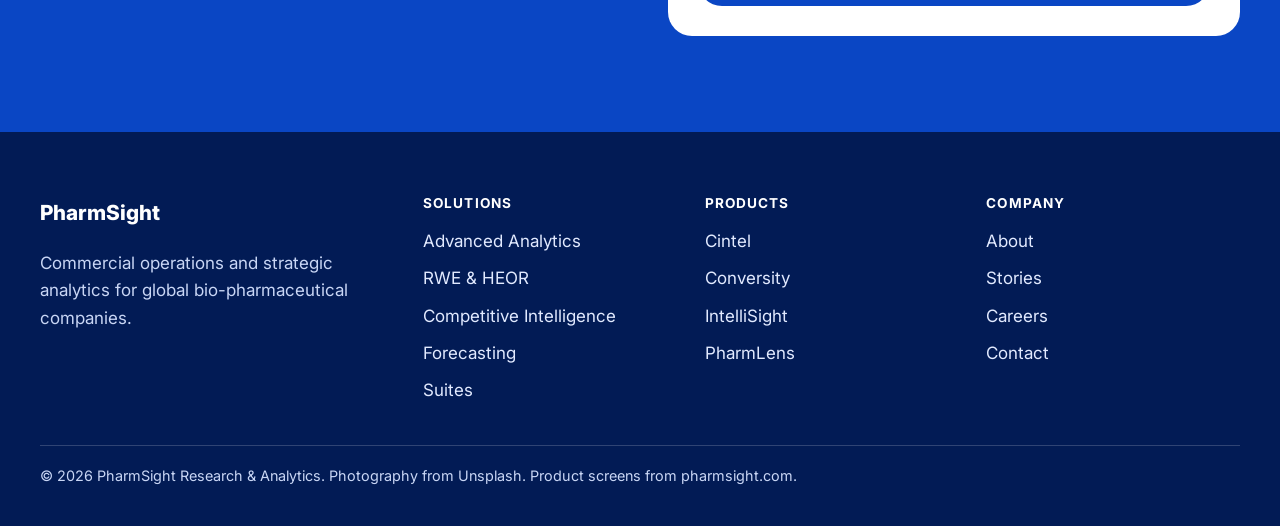
<file: site-v5/index.html>
<!DOCTYPE html>
<html lang="en">
<head>
  <meta charset="UTF-8" />
  <meta name="viewport" content="width=device-width, initial-scale=1" />
  <title>V5 — PharmSight</title>
  <meta name="description" content="PharmSight helps global bio-pharmaceutical teams decide with confidence through analytics, real-world evidence, competitive intelligence, forecasting, and AI products." />
  <link rel="preconnect" href="https://fonts.googleapis.com" />
  <link rel="preconnect" href="https://fonts.gstatic.com" crossorigin />
  <link href="https://fonts.googleapis.com/css2?family=Inter:wght@400;500;600;700;800&display=swap" rel="stylesheet" />
  <link rel="stylesheet" href="styles.css" />
</head>
<body>
  <a class="skip" href="#main">Skip to content</a>

  <div class="topbar">
    <div class="wrap topbar-row">
      <nav aria-label="Quick links">
        <a href="#stories">Stories</a>
        <a href="#careers">Careers</a>
        <a href="#contact">Contact</a>
      </nav>
      <p>Gurugram · Boston · Zug</p>
    </div>
  </div>

  <header class="header">
    <div class="wrap header-row">
      <a class="logo" href="#top" aria-label="PharmSight home">
        <svg class="mark" viewBox="0 0 44 44" aria-hidden="true">
          <path d="M22 3 39 13v18L22 41 5 31V13z" fill="none" stroke="currentColor" stroke-width="2.6"/>
          <circle cx="22" cy="22" r="6.5" fill="currentColor"/>
        </svg>
        <span class="logo-name">PharmSight</span>
      </a>
      <button class="menu-btn" type="button" aria-expanded="false" aria-controls="primary-nav" data-menu-btn>
        <span class="bars" aria-hidden="true"></span>
        <span class="sr-only" data-menu-label>Open menu</span>
      </button>
      <nav id="primary-nav" class="primary" aria-label="Primary" data-primary>
        <ul>
          <li class="has-menu">
            <button type="button" aria-expanded="false" aria-controls="m-solutions">Solutions</button>
            <ul id="m-solutions" class="submenu" hidden>
              <li><a href="#solutions">Advanced Analytics</a></li>
              <li><a href="#solutions">RWE &amp; HEOR</a></li>
              <li><a href="#solutions">Competitive Intelligence</a></li>
              <li><a href="#solutions">Forecasting</a></li>
              <li><a href="#solutions">Suites</a></li>
            </ul>
          </li>
          <li class="has-menu">
            <button type="button" aria-expanded="false" aria-controls="m-products">Products</button>
            <ul id="m-products" class="submenu" hidden>
              <li><a href="#products">Cintel</a></li>
              <li><a href="#products">Conversity</a></li>
              <li><a href="#products">IntelliSight</a></li>
              <li><a href="#products">PharmLens</a></li>
            </ul>
          </li>
          <li class="has-menu">
            <button type="button" aria-expanded="false" aria-controls="m-accel">Accelerators</button>
            <ul id="m-accel" class="submenu" hidden>
              <li><a href="#contact">Scope an accelerator</a></li>
            </ul>
          </li>
          <li class="has-menu">
            <button type="button" aria-expanded="false" aria-controls="m-tech">Technology &amp; AI</button>
            <ul id="m-tech" class="submenu" hidden>
              <li><a href="#radar">Decision Radar</a></li>
              <li><a href="#ask">Ask IntelliSight demo</a></li>
            </ul>
          </li>
        </ul>
        <a class="btn btn-primary" href="#contact">Talk to us</a>
      </nav>
    </div>
  </header>

  <main id="main">
    <section class="hero" id="top" aria-labelledby="hero-title">
      <div class="wrap hero-grid">
        <div class="hero-copy">
          <h1 id="hero-title">Clear answers for pharma’s hardest commercial calls.</h1>
          <p class="lead">Analytics, evidence, intelligence, and AI — brought together so commercial teams can act with confidence.</p>
          <div class="actions">
            <a class="btn btn-primary" href="#solutions">Explore solutions</a>
            <a class="btn btn-link" href="#about">About PharmSight <span aria-hidden="true">→</span></a>
          </div>
        </div>
        <div class="hero-media">
          <img src="../assets/immersive/lab_scientist.jpg" alt="A scientist in protective gear examining samples at a microscope" />
          <div class="hero-card" aria-hidden="true">
            <p class="hc-label">Live view</p>
            <p class="hc-title">Launch readiness</p>
            <div class="hc-bars"><span style="--v:82%"></span><span style="--v:64%"></span><span style="--v:91%"></span></div>
            <p class="hc-foot">Forecast · Access · Field</p>
          </div>
        </div>
      </div>
    </section>

    <section class="spotlight wrap" id="stories" aria-labelledby="spotlight-title">
      <h2 id="spotlight-title">In focus</h2>
      <div class="spot-grid">
        <article class="spot spot-lg">
          <img src="../assets/immersive/zug_2.jpg" alt="Office towers in Zug, Switzerland" />
          <div class="spot-body">
            <p class="tag">Expansion</p>
            <h3><a href="#contact">PharmSight opens a European hub in Zug</a></h3>
            <p>A base closer to European clients, with Conversity at the centre of the launch.</p>
          </div>
        </article>
        <article class="spot">
          <div class="spot-body">
            <p class="tag">United States</p>
            <h3><a href="#contact">A Boston hub for US clients</a></h3>
            <p>A US subsidiary and strategic hub as the global footprint grows.</p>
          </div>
        </article>
        <article class="spot spot-blue">
          <div class="spot-body">
            <p class="tag">AI products</p>
            <h3><a href="#products">Four tools, one product line</a></h3>
            <p>Cintel, Conversity, IntelliSight, and PharmLens now sit together.</p>
          </div>
        </article>
      </div>
    </section>

    <section class="quote-band" aria-labelledby="quote-title">
      <div class="wrap quote-grid">
        <h2 id="quote-title" class="sr-only">Our view</h2>
        <blockquote>
          <p>“Most commercial questions are lost between the numbers and the decision. Our work is to close that gap — and leave the tools behind so the next answer comes faster.”</p>
        </blockquote>
        <p class="quote-who">PharmSight leadership team</p>
      </div>
    </section>

    <section class="numbers wrap" aria-labelledby="numbers-title">
      <div class="numbers-head">
        <h2 id="numbers-title">PharmSight in numbers</h2>
        <a class="btn btn-link" href="#about">Our story <span aria-hidden="true">→</span></a>
      </div>
      <ul class="num-grid">
        <li><span>Founded</span><strong data-count="2018">2018</strong><a href="#about">About us</a></li>
        <li><span>Skilled consultants</span><strong data-count="75" data-suffix="+">75+</strong><a href="#careers">Careers</a></li>
        <li><span>Projects delivered</span><strong data-count="500" data-suffix="+">500+</strong><a href="#solutions">Solutions</a></li>
        <li><span>Client retention</span><strong data-count="100" data-suffix="%">100%</strong><a href="#voices">Client voices</a></li>
      </ul>
    </section>

    <section class="about" id="about" aria-labelledby="about-title">
      <div class="wrap about-grid">
        <div>
          <h2 id="about-title">Who we are</h2>
          <p>We combine technology, business, and pharma expertise to take on the commercial questions that matter most to brand, access, and leadership teams.</p>
          <p>Guided by the realities of the market, we turn findings into plans a cross-functional team can defend.</p>
        </div>
        <img src="../assets/immersive/lab_pipette.jpg" alt="A researcher pipetting samples into a tray" />
      </div>
    </section>

    <section class="mission wrap" aria-labelledby="mission-title">
      <h2 id="mission-title">How we work: understand, decide, act</h2>
      <ul class="mission-grid">
        <li class="mcard">
          <img src="../assets/immersive/lab_writing.jpg" alt="" />
          <div>
            <p class="tag">Understand</p>
            <h3>See the market clearly</h3>
            <p>Market sizing, landscapes, and patient analytics that show where the opportunity really is.</p>
            <a class="btn btn-link" href="#solutions">Our analytics <span aria-hidden="true">→</span></a>
          </div>
        </li>
        <li class="mcard">
          <img src="../assets/immersive/lab_microscope.jpg" alt="" />
          <div>
            <p class="tag">Decide</p>
            <h3>Choose with evidence</h3>
            <p>Forecasts, HTA support, and value dossiers that let leaders choose and defend a direction.</p>
            <a class="btn btn-link" href="#solutions">Our evidence work <span aria-hidden="true">→</span></a>
          </div>
        </li>
        <li class="mcard">
          <img src="../assets/immersive/lab_tubes.jpg" alt="" />
          <div>
            <p class="tag">Act</p>
            <h3>Move with the right tools</h3>
            <p>AI products and suites that keep field, brand, and access teams moving after the project ends.</p>
            <a class="btn btn-link" href="#products">Our products <span aria-hidden="true">→</span></a>
          </div>
        </li>
      </ul>
    </section>

    <section class="solutions" id="solutions" aria-labelledby="solutions-title">
      <div class="wrap">
        <div class="section-head">
          <h2 id="solutions-title">Solutions</h2>
          <p>Five practices. Choose one to see what it covers.</p>
        </div>
        <div class="sol-layout">
          <div role="tablist" aria-label="Practices" aria-orientation="vertical" class="sol-tabs" data-tablist>
            <button role="tab" id="t-aa" aria-controls="p-aa" aria-selected="true"><span class="sol-n">01</span>Advanced Analytics</button>
            <button role="tab" id="t-rwe" aria-controls="p-rwe" aria-selected="false" tabindex="-1"><span class="sol-n">02</span>RWE &amp; HEOR</button>
            <button role="tab" id="t-ci" aria-controls="p-ci" aria-selected="false" tabindex="-1"><span class="sol-n">03</span>Competitive Intelligence</button>
            <button role="tab" id="t-fc" aria-controls="p-fc" aria-selected="false" tabindex="-1"><span class="sol-n">04</span>Forecasting</button>
            <button role="tab" id="t-su" aria-controls="p-su" aria-selected="false" tabindex="-1"><span class="sol-n">05</span>Suites</button>
          </div>
          <div class="sol-panels">
            <div role="tabpanel" id="p-aa" aria-labelledby="t-aa" class="sol-panel" tabindex="0">
              <h3>Advanced Analytics</h3>
              <p>Field force, marketing, access, and patient data turned into the next action.</p>
              <ul class="chips"><li>Sales Force Analytics</li><li>Marketing Analytics</li><li>Modelling Solutions</li><li>Reporting Solutions</li><li>Access &amp; Contracting Analytics</li><li>Patient Analytics</li></ul>
            </div>
            <div role="tabpanel" id="p-rwe" aria-labelledby="t-rwe" class="sol-panel" tabindex="0" hidden>
              <h3>RWE &amp; HEOR</h3>
              <p>Evidence that shows the value of a therapy to payers, HTA bodies, and clinicians.</p>
              <ul class="chips"><li>Budget Impact Analysis (BIA)</li><li>Patient-Reported Outcomes (PRO) Analysis</li><li>Health Technology Assessment (HTA)</li><li>Real-World Data (RWD) Collection</li><li>Value Dossier Development</li></ul>
            </div>
            <div role="tabpanel" id="p-ci" aria-labelledby="t-ci" class="sol-panel" tabindex="0" hidden>
              <h3>Competitive Intelligence</h3>
              <p>A clear read on competitors, pipelines, and the conversations shaping a therapy area.</p>
              <ul class="chips"><li>Competitive Landscape</li><li>Analyst Coverage</li><li>Pipeline &amp; Portfolio Monitoring</li><li>Conference Coverage</li><li>Periodic Monitoring</li><li>Opportunity Assessment</li></ul>
            </div>
            <div role="tabpanel" id="p-fc" aria-labelledby="t-fc" class="sol-panel" tabindex="0" hidden>
              <h3>Forecasting</h3>
              <p>Forecasts and valuations a leadership team can defend, from pipeline asset to supply plan.</p>
              <ul class="chips"><li>In-line &amp; Pipeline Forecast</li><li>Business Development &amp; Licensing (BD&amp;L)</li><li>Stage-Gate Assessments</li><li>Market Sizing (Epi-based)</li><li>Statistical Forecast Models</li><li>Asset Valuation Models</li><li>Supply Chain Management</li></ul>
            </div>
            <div role="tabpanel" id="p-su" aria-labelledby="t-su" class="sol-panel" tabindex="0" hidden>
              <h3>Suites</h3>
              <p>Programs that combine practices around one commercial outcome.</p>
              <ul class="chips"><li>Launch Excellence</li><li>Commercial Effectiveness</li><li>Market Intelligence</li><li>Access Strategy &amp; Landscape</li></ul>
            </div>
          </div>
        </div>
      </div>
    </section>

    <section class="radar wrap" id="radar" aria-labelledby="radar-title">
      <div class="radar-grid">
        <div>
          <p class="eyebrow">AI tool · Decision Radar</p>
          <h2 id="radar-title">Where should the effort go?</h2>
          <p class="muted">Pick the decision in front of your team. The radar shows how PharmSight typically weights each practice for it. These weights are a guide written by the team, not a live model.</p>
          <fieldset class="seg">
            <legend>Decision</legend>
            <label><input type="radio" name="decision" value="launch" checked /> <span>Launch</span></label>
            <label><input type="radio" name="decision" value="access" /> <span>Access</span></label>
            <label><input type="radio" name="decision" value="compete" /> <span>Compete</span></label>
            <label><input type="radio" name="decision" value="grow" /> <span>Grow</span></label>
          </fieldset>
          <p class="radar-summary" aria-live="polite" data-radar-summary>Launch: Forecasting and Competitive Intelligence lead, with RWE &amp; HEOR close behind.</p>
        </div>
        <figure class="radar-fig">
          <svg viewBox="0 0 360 360" role="img" aria-labelledby="radar-svg-title" data-radar-svg>
            <title id="radar-svg-title">Radar chart of practice weights for the selected decision</title>
            <g class="rings">
              <polygon points="180,40 313,137 262,293 98,293 47,137" />
              <polygon points="180,75 280,148 242,265 118,265 80,148" />
              <polygon points="180,110 247,159 223,238 137,238 113,159" />
              <polygon points="180,145 213,169 201,210 159,210 147,169" />
            </g>
            <g class="spokes">
              <line x1="180" y1="180" x2="180" y2="40" />
              <line x1="180" y1="180" x2="313" y2="137" />
              <line x1="180" y1="180" x2="262" y2="293" />
              <line x1="180" y1="180" x2="98" y2="293" />
              <line x1="180" y1="180" x2="47" y2="137" />
            </g>
            <polygon class="shape" data-radar-shape points="180,180 180,180 180,180 180,180 180,180" />
            <g class="radar-labels">
              <text x="180" y="26" text-anchor="middle">Analytics</text>
              <text x="322" y="132" text-anchor="start">RWE &amp; HEOR</text>
              <text x="270" y="316" text-anchor="middle">Intelligence</text>
              <text x="90" y="316" text-anchor="middle">Forecasting</text>
              <text x="38" y="132" text-anchor="end">Suites</text>
            </g>
          </svg>
          <figcaption>
            <table class="radar-table">
              <caption class="sr-only">Practice weights for the selected decision</caption>
              <thead><tr><th scope="col">Practice</th><th scope="col">Weight</th></tr></thead>
              <tbody data-radar-table></tbody>
            </table>
          </figcaption>
        </figure>
      </div>
    </section>

    <section class="ask" id="ask" aria-labelledby="ask-title">
      <div class="wrap ask-grid">
        <div>
          <p class="eyebrow eyebrow-light">AI tool · Ask IntelliSight</p>
          <h2 id="ask-title">Ask a commercial question in plain language.</h2>
          <p>This demo shows how IntelliSight answers. Choose a question to see a sample reply with a chart. Replies are scripted examples — nothing is sent anywhere.</p>
          <div class="ask-qs" role="group" aria-label="Sample questions">
            <button type="button" aria-pressed="true" data-ask="trend">Which region grew fastest this quarter?</button>
            <button type="button" aria-pressed="false" data-ask="reach">Are reps reaching the right prescribers?</button>
            <button type="button" aria-pressed="false" data-ask="mix">Which channel drives new patients?</button>
          </div>
        </div>
        <div class="chat" role="region" aria-label="IntelliSight sample conversation">
          <div class="chat-head"><span class="dot" aria-hidden="true"></span>IntelliSight <span class="chat-badge">Sample</span></div>
          <div class="chat-body" aria-live="polite" data-chat>
            <p class="msg msg-user" data-chat-q>Which region grew fastest this quarter?</p>
            <div class="msg msg-bot">
              <p data-chat-a>The North region grew fastest, up 14% on the last quarter, driven mostly by new patient starts.</p>
              <div class="bars" data-chat-bars aria-hidden="true"></div>
              <p class="chat-src" data-chat-src>Based on: sales and patient-start data</p>
            </div>
          </div>
        </div>
      </div>
    </section>

    <section class="products wrap" id="products" aria-labelledby="products-title">
      <div class="section-head">
        <h2 id="products-title">AI products</h2>
        <p>Four tools built for pharma workflows.</p>
      </div>
      <div class="prod-grid">
        <article class="prod">
          <div class="prod-img"><img src="../assets/immersive/product1.png" alt="Cintel showing landscape, news, events, and analyst commentary" /></div>
          <h3>Cintel</h3>
          <p>Curated news, events, analyst insight, and historical sales in one landscape view.</p>
        </article>
        <article class="prod">
          <div class="prod-img"><img src="../assets/immersive/conversity.png" alt="Conversity showing negotiation training modules" /></div>
          <h3>Conversity</h3>
          <p>AI role-play for negotiation and sales, including pricing and objection handling.</p>
        </article>
        <article class="prod">
          <div class="prod-img"><img src="../assets/immersive/product2.png" alt="IntelliSight with a chart beside a chat panel" /></div>
          <h3>IntelliSight</h3>
          <p>Ask commercial data a question and see the chart beside the answer.</p>
        </article>
        <article class="prod">
          <div class="prod-img prod-lens" aria-hidden="true"><span>PL</span></div>
          <h3>PharmLens</h3>
          <p>Part of the proprietary AI toolkit. A public product screen has not been released yet.</p>
        </article>
      </div>
    </section>

    <section class="voices" id="voices" aria-labelledby="voices-title">
      <div class="wrap">
        <div class="section-head row">
          <h2 id="voices-title">Client voices</h2>
          <div class="slider-controls">
            <button type="button" data-q-prev aria-label="Previous quote">←</button>
            <p class="sr-only" aria-live="polite" data-q-status></p>
            <button type="button" data-q-next aria-label="Next quote">→</button>
          </div>
        </div>
        <figure class="vq">
          <blockquote><p data-q-text>The new brand strategy was supported by analysis done by PharmSight team.</p></blockquote>
          <figcaption data-q-who>Associate Director · Top 10 Pharmaceutical Company</figcaption>
        </figure>
      </div>
    </section>

    <section class="explore wrap" id="careers" aria-labelledby="explore-title">
      <h2 id="explore-title">Explore PharmSight</h2>
      <div class="ex-grid">
        <a class="ex" href="#solutions"><img src="../assets/immersive/lab_centrifuge.jpg" alt="" /><span class="ex-body"><strong>Solutions</strong><span>Five practices for commercial teams.</span></span></a>
        <a class="ex" href="#products"><img src="../assets/immersive/capsules_frame.jpg" alt="" /><span class="ex-body"><strong>Products</strong><span>AI tools that stay with the team.</span></span></a>
        <a class="ex" href="#contact"><img src="../assets/immersive/lab_bottle.jpg" alt="" /><span class="ex-body"><strong>Careers</strong><span>Join us in Gurugram, Boston, or Zug.</span></span></a>
      </div>
    </section>

    <section class="cta" id="contact" aria-labelledby="cta-title">
      <div class="wrap cta-grid">
        <div>
          <h2 id="cta-title">Let’s build clarity together.</h2>
          <p>Tell us the decision in front of you. This form stays in your browser — nothing is sent.</p>
        </div>
        <form class="form" data-form novalidate>
          <div class="form-alert" role="alert" data-form-alert hidden></div>
          <div class="field">
            <label for="f-name">Name</label>
            <input id="f-name" name="name" autocomplete="name" required aria-describedby="f-name-err" />
            <p id="f-name-err" class="err" hidden></p>
          </div>
          <div class="field">
            <label for="f-email">Work email</label>
            <input id="f-email" name="email" type="email" autocomplete="email" required aria-describedby="f-email-err" />
            <p id="f-email-err" class="err" hidden></p>
          </div>
          <div class="field">
            <label for="f-topic">Topic</label>
            <select id="f-topic" name="topic" required aria-describedby="f-topic-err">
              <option value="">Select a topic</option>
              <option>Solutions</option>
              <option>Product demo</option>
              <option>Careers</option>
              <option>Partnership</option>
            </select>
            <p id="f-topic-err" class="err" hidden></p>
          </div>
          <button class="btn btn-primary" type="submit">Check and save</button>
          <p class="ok" role="status" data-form-ok hidden>Saved on this page only. Nothing was sent.</p>
        </form>
      </div>
    </section>
  </main>

  <footer class="footer">
    <div class="wrap footer-grid">
      <div>
        <p class="footer-brand">PharmSight</p>
        <p>Commercial operations and strategic analytics for global bio-pharmaceutical companies.</p>
      </div>
      <nav aria-label="Solutions">
        <h2>Solutions</h2>
        <a href="#solutions">Advanced Analytics</a>
        <a href="#solutions">RWE &amp; HEOR</a>
        <a href="#solutions">Competitive Intelligence</a>
        <a href="#solutions">Forecasting</a>
        <a href="#solutions">Suites</a>
      </nav>
      <nav aria-label="Products">
        <h2>Products</h2>
        <a href="#products">Cintel</a>
        <a href="#products">Conversity</a>
        <a href="#products">IntelliSight</a>
        <a href="#products">PharmLens</a>
      </nav>
      <nav aria-label="Company">
        <h2>Company</h2>
        <a href="#about">About</a>
        <a href="#stories">Stories</a>
        <a href="#careers">Careers</a>
        <a href="#contact">Contact</a>
      </nav>
    </div>
    <div class="wrap legal">
      <p>© 2026 PharmSight Research &amp; Analytics. Photography from Unsplash. Product screens from pharmsight.com.</p>
    </div>
  </footer>
  <script src="app.js"></script>
</body>
</html>
</file>
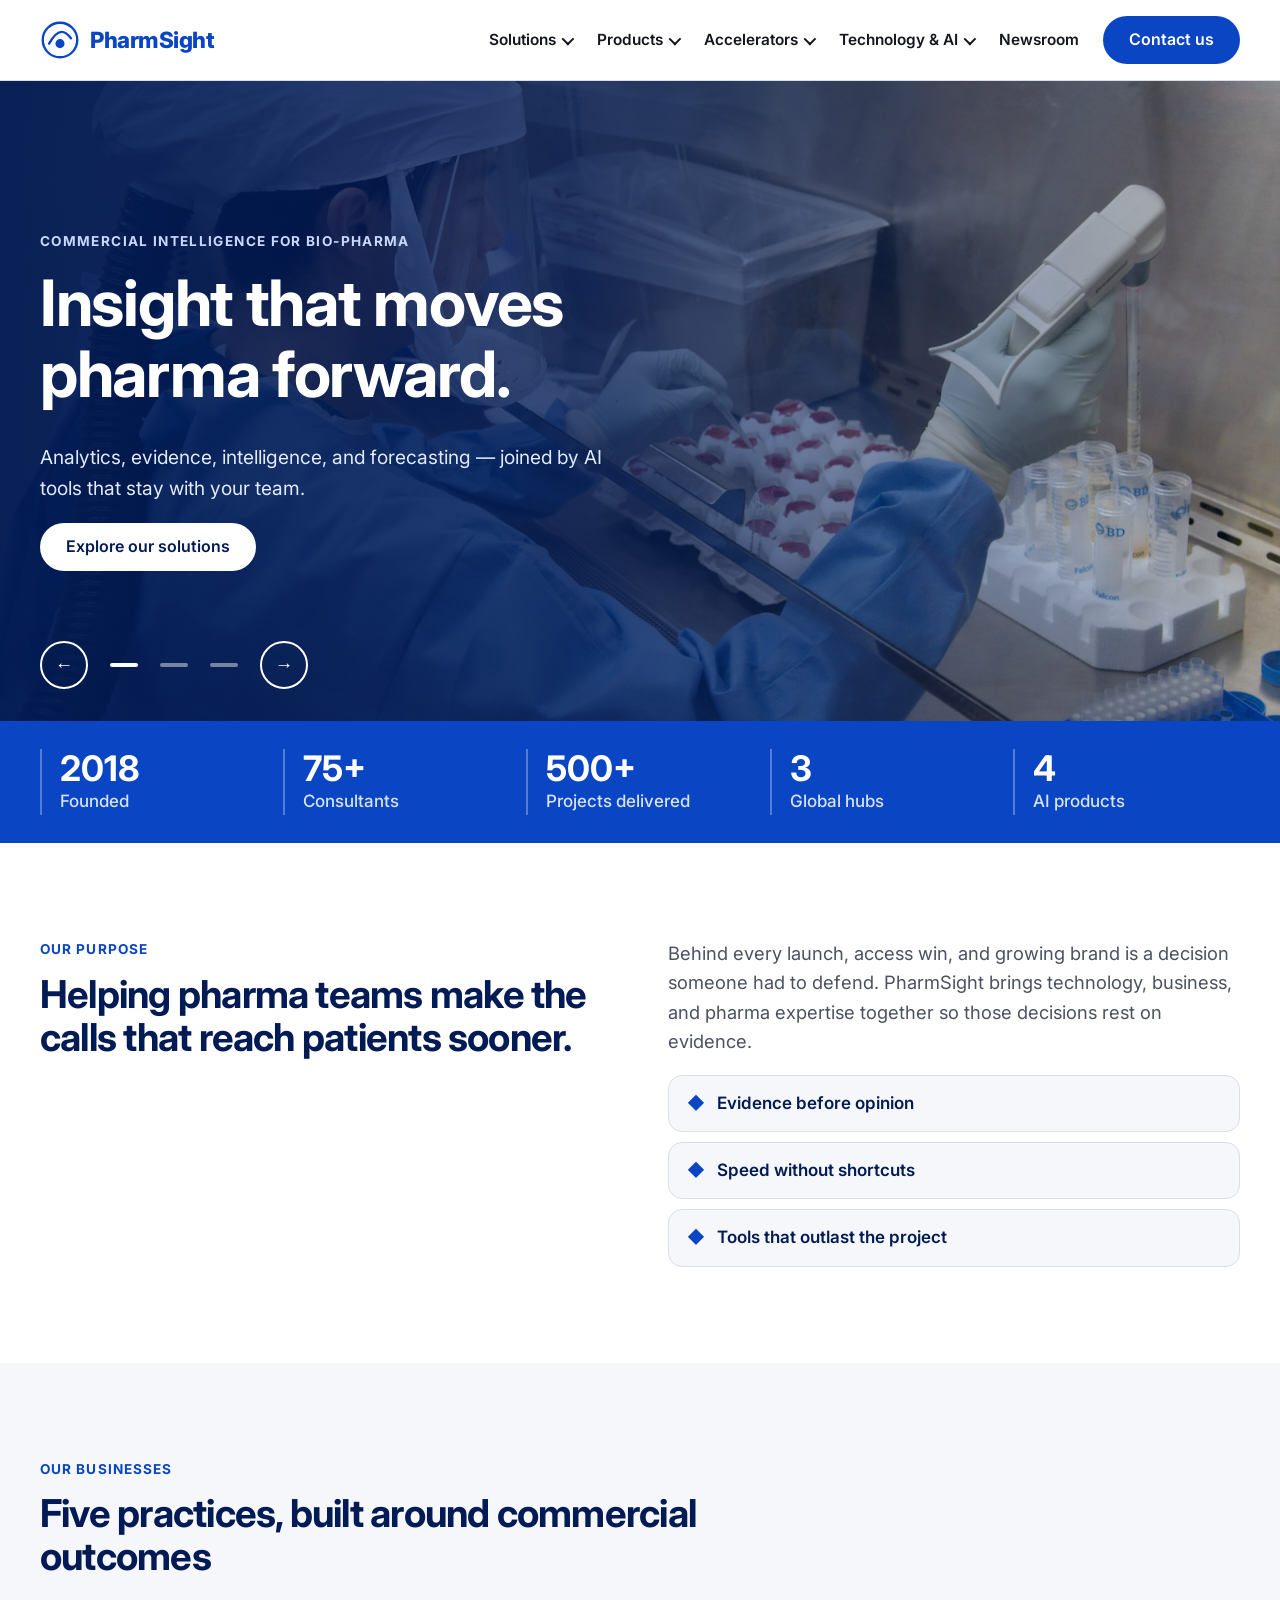
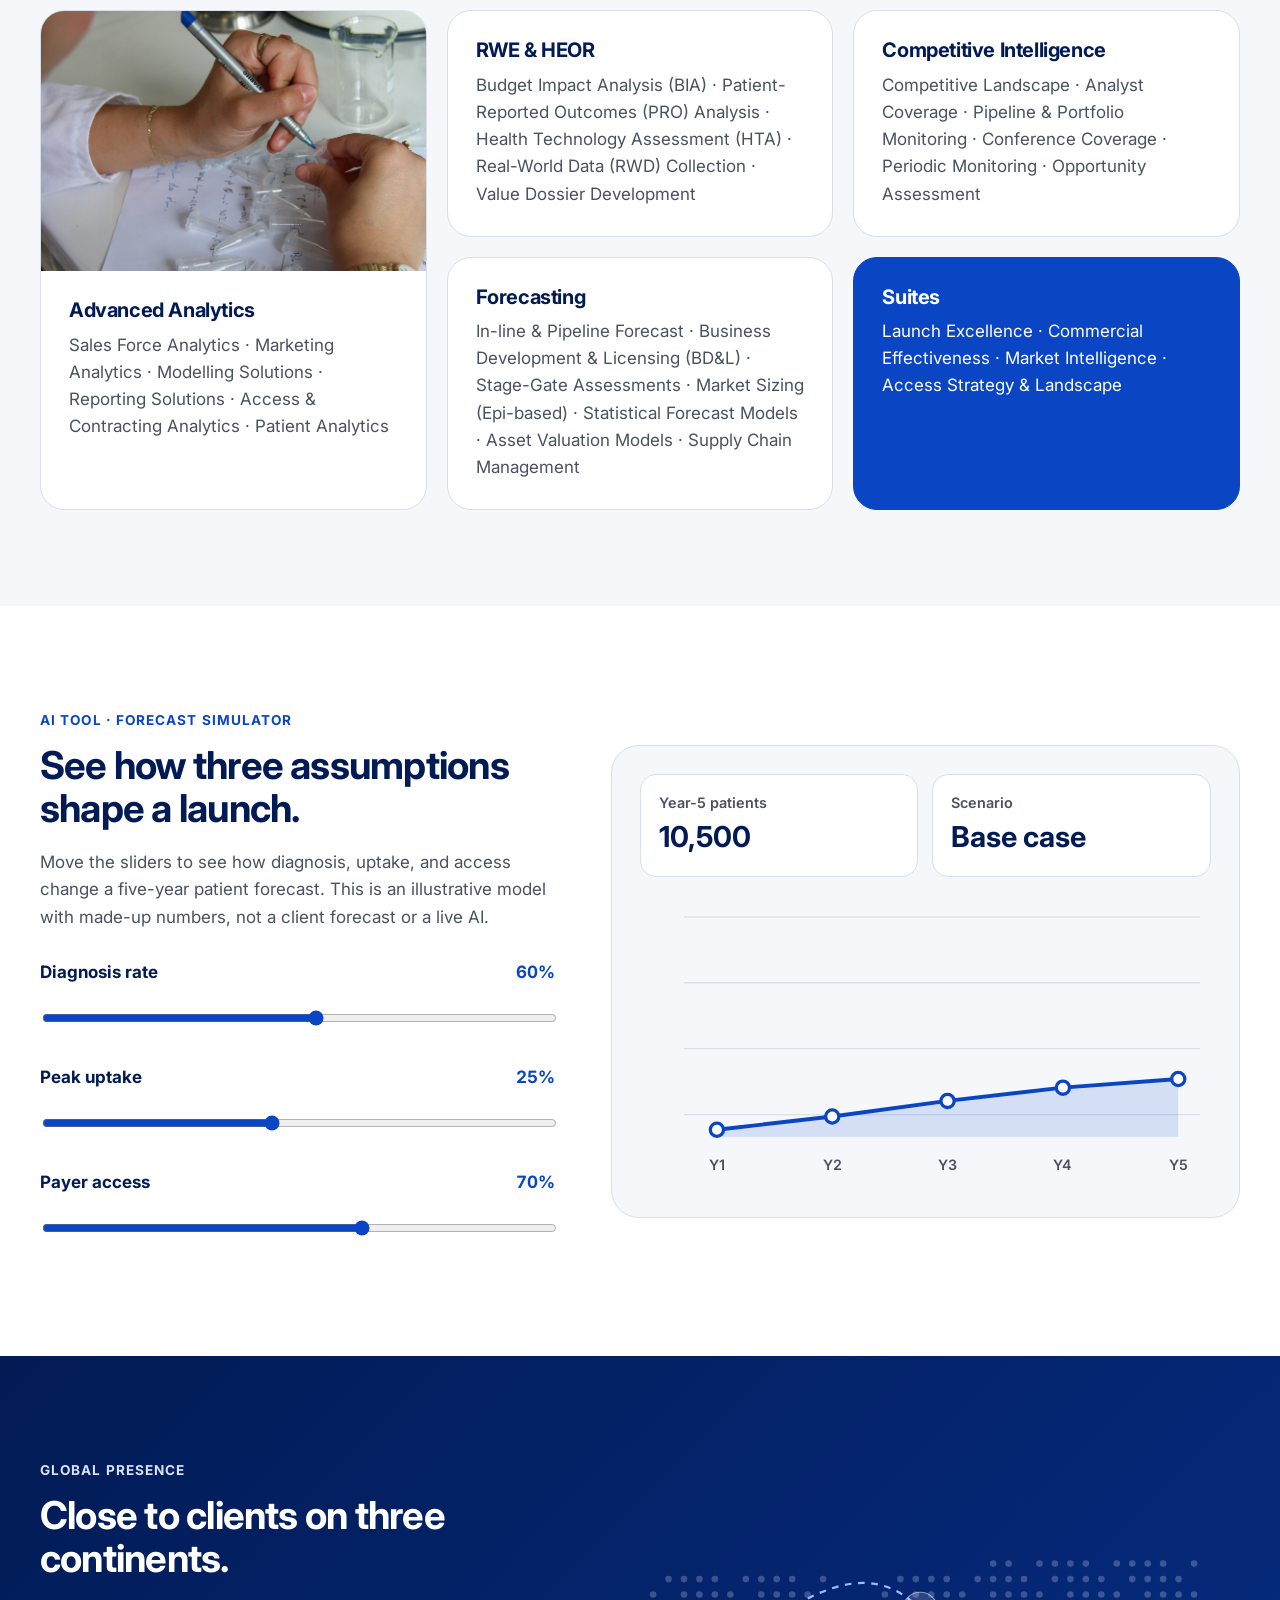
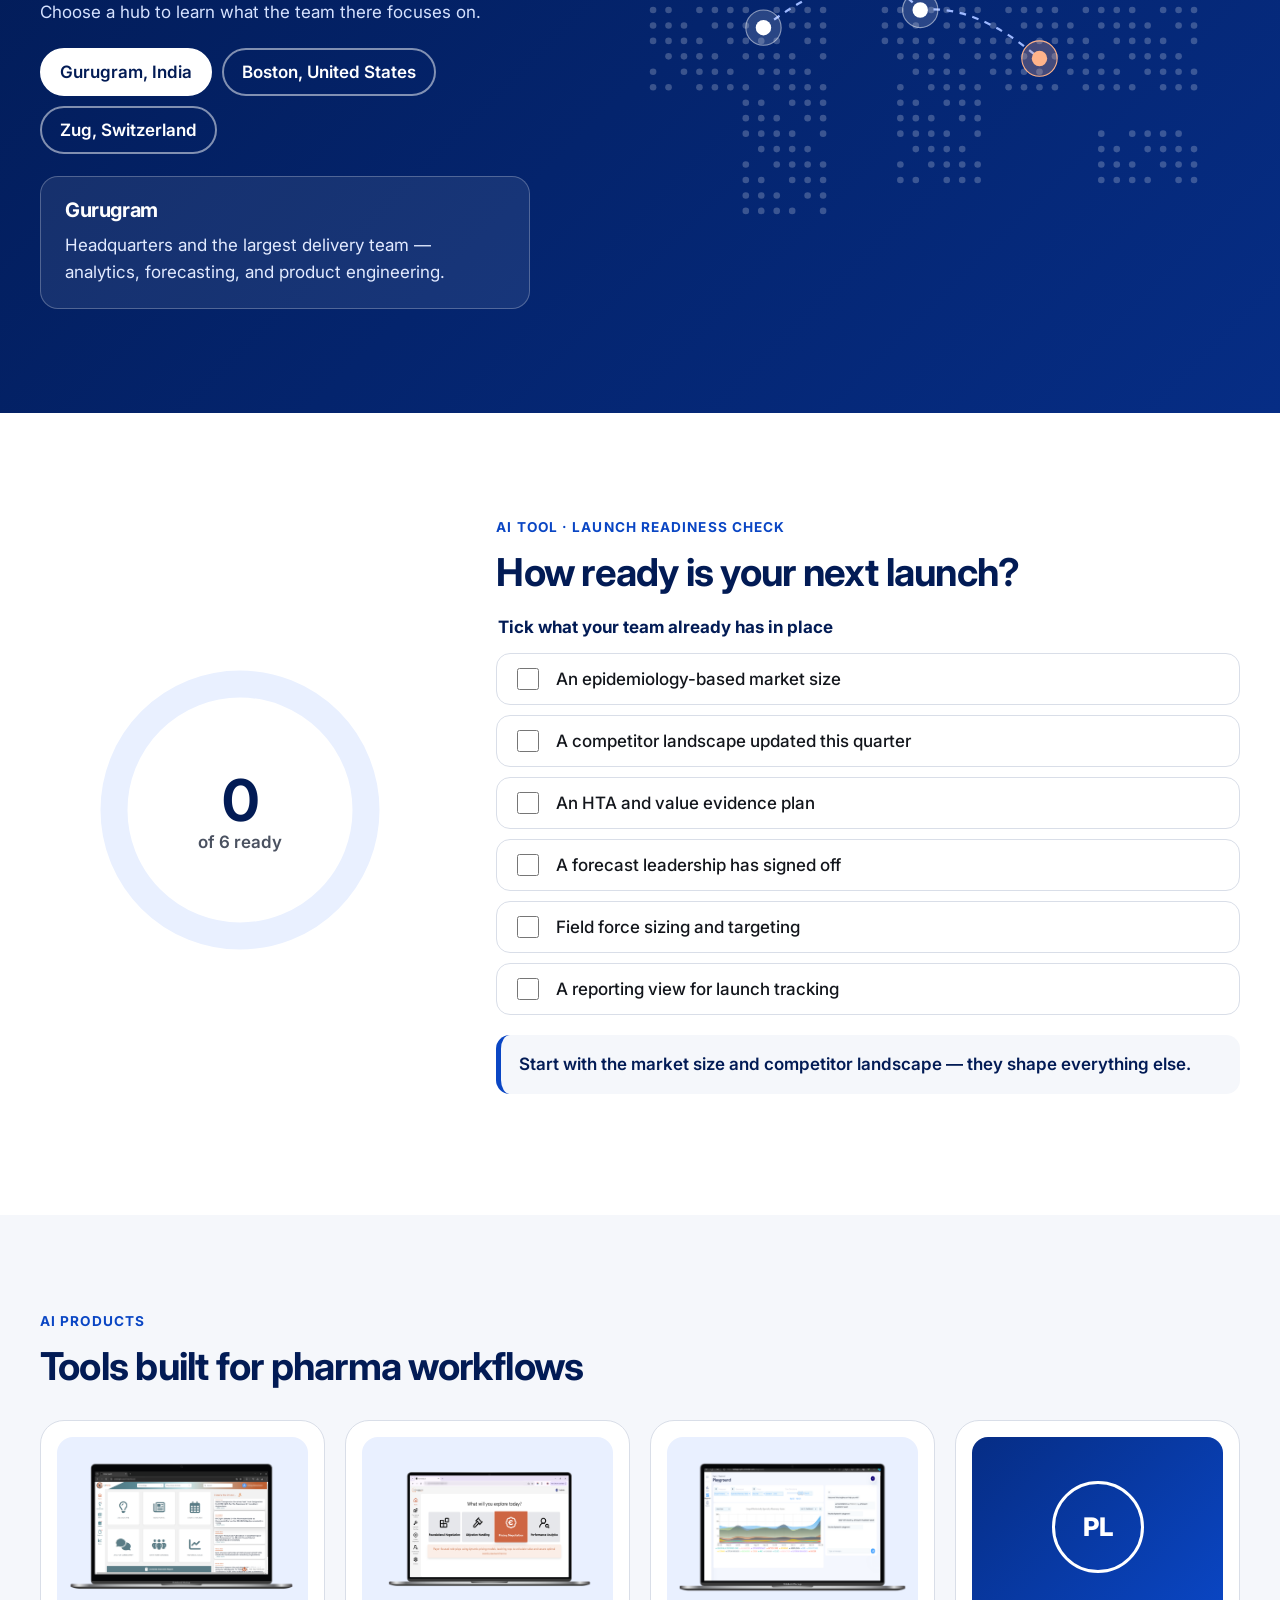
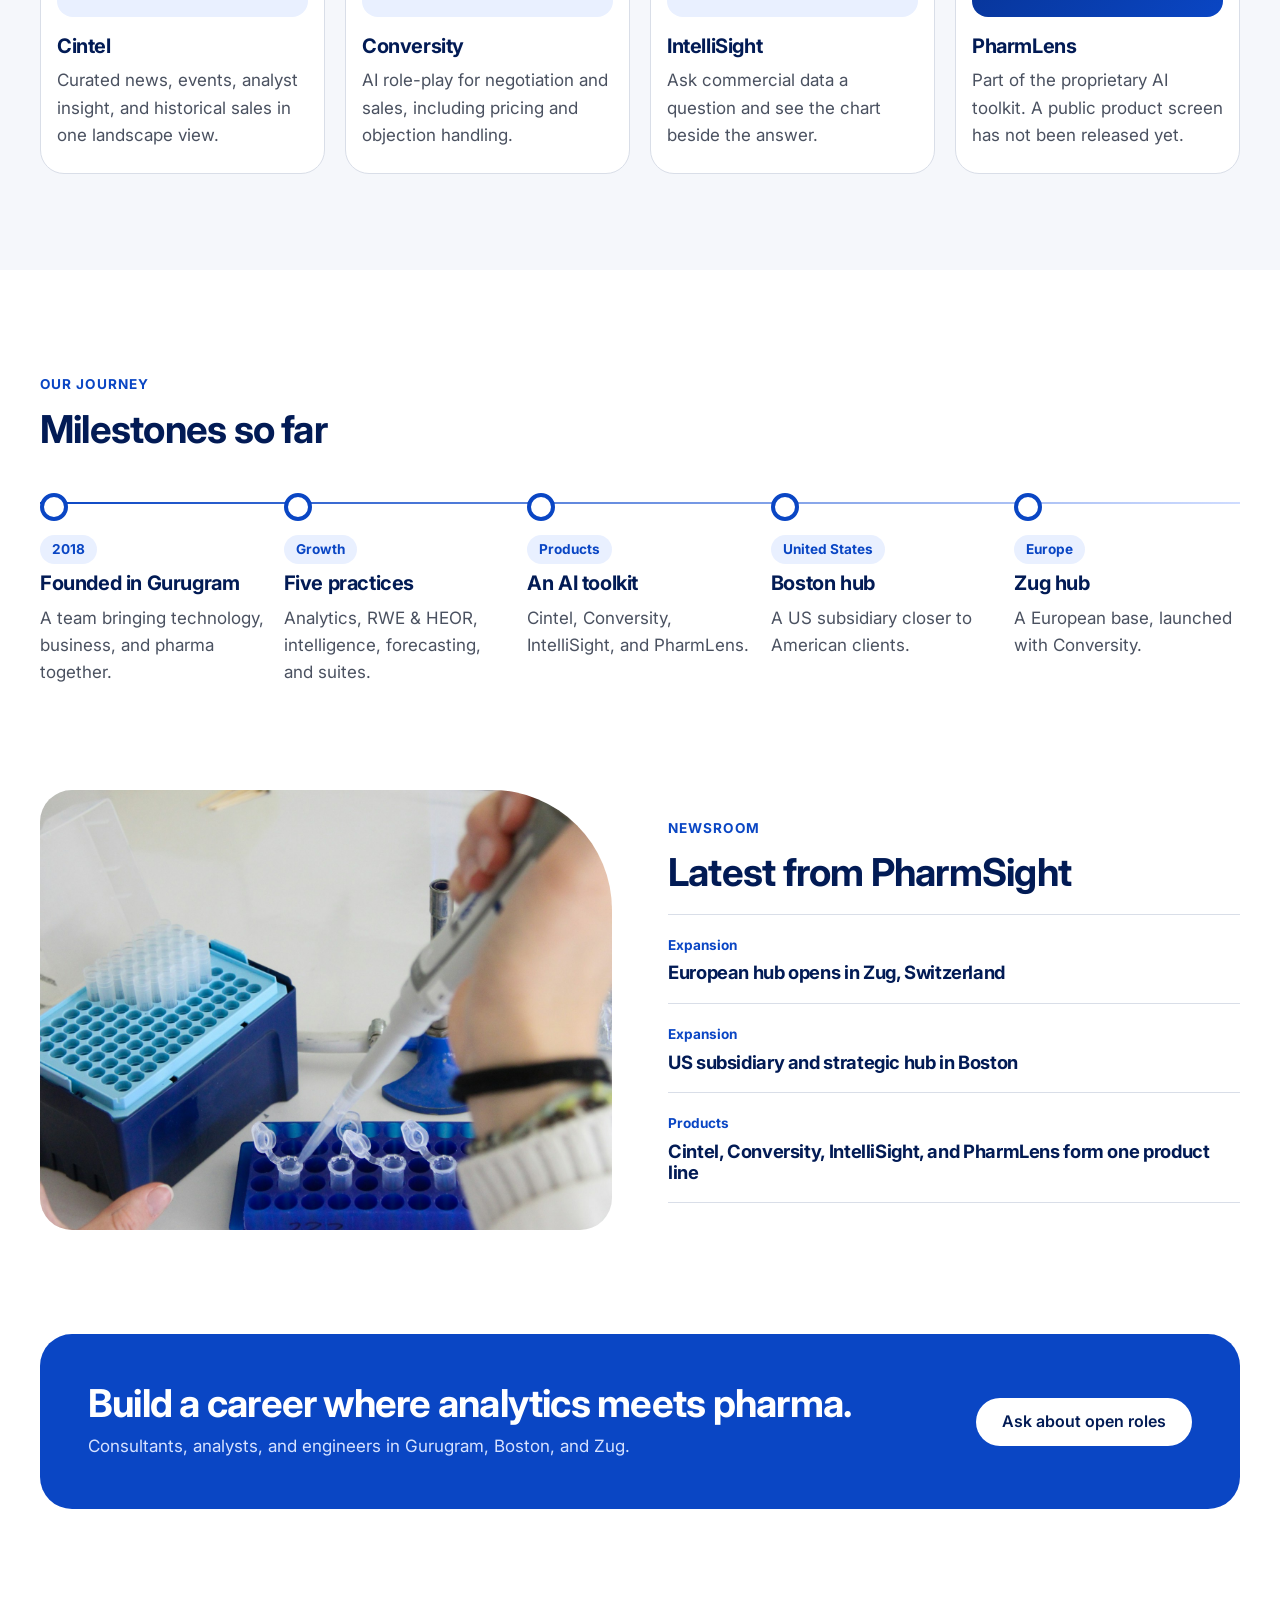
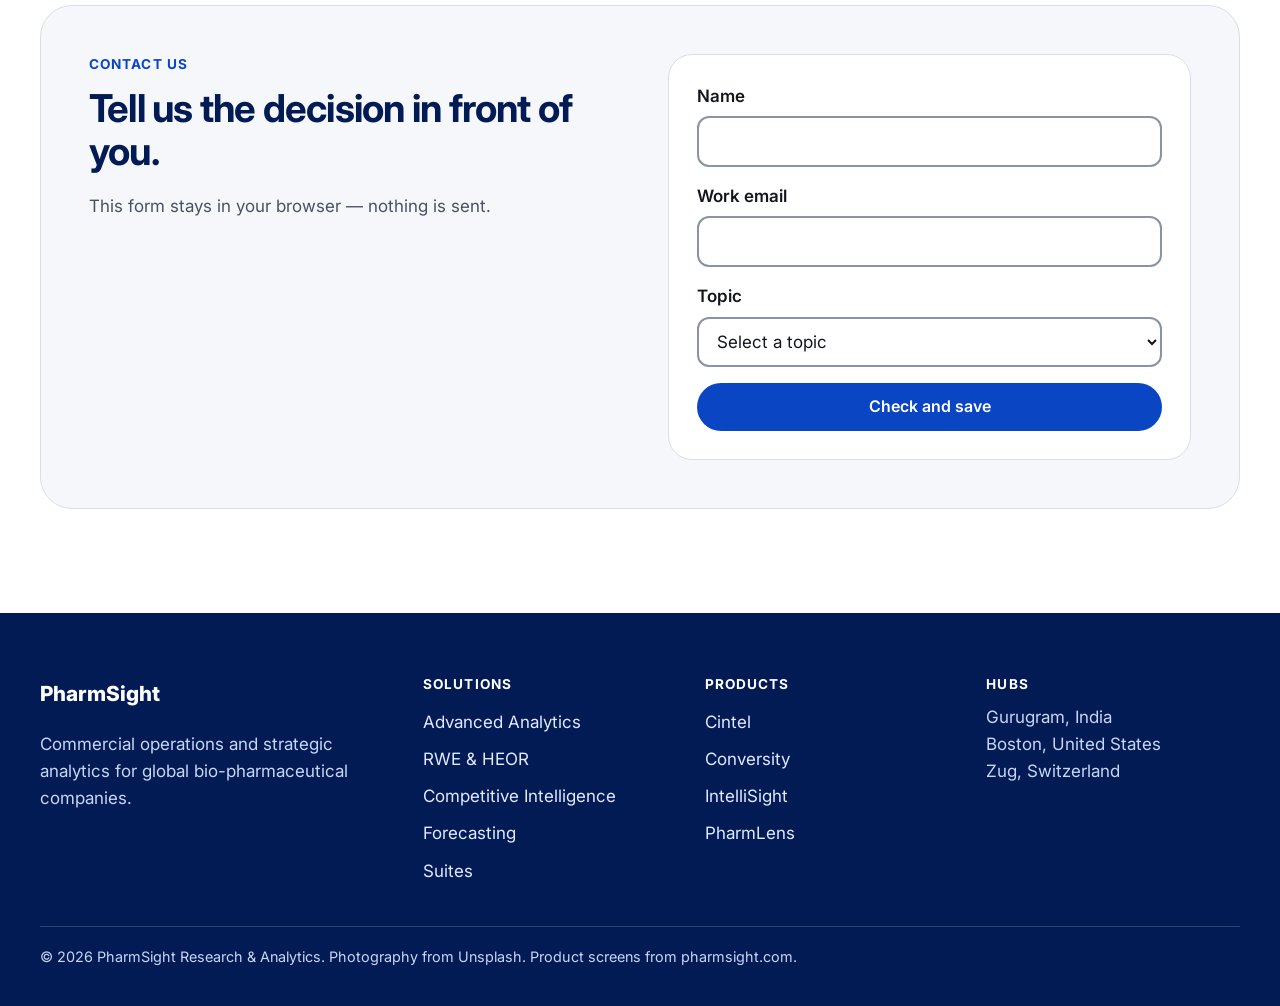
<file: site-v6/index.html>
<!DOCTYPE html>
<html lang="en">
<head>
  <meta charset="UTF-8" />
  <meta name="viewport" content="width=device-width, initial-scale=1" />
  <title>V6 — PharmSight</title>
  <meta name="description" content="PharmSight is a global commercial analytics partner for bio-pharma, combining analytics, real-world evidence, competitive intelligence, forecasting, and AI products." />
  <link rel="preconnect" href="https://fonts.googleapis.com" />
  <link rel="preconnect" href="https://fonts.gstatic.com" crossorigin />
  <link href="https://fonts.googleapis.com/css2?family=Inter:wght@400;500;600;700;800&display=swap" rel="stylesheet" />
  <link rel="stylesheet" href="styles.css" />
</head>
<body>
  <a class="skip" href="#main">Skip to content</a>

  <header class="header">
    <div class="wrap header-row">
      <a class="logo" href="#top" aria-label="PharmSight home">
        <svg class="mark" viewBox="0 0 44 44" aria-hidden="true">
          <circle cx="22" cy="22" r="19" fill="none" stroke="currentColor" stroke-width="2.6"/>
          <path d="M10 26c5-9 10-13 14-13s7 3 10 7" fill="none" stroke="currentColor" stroke-width="2.6" stroke-linecap="round"/>
          <circle cx="22" cy="26" r="5" fill="currentColor"/>
        </svg>
        <span class="logo-name">PharmSight</span>
      </a>
      <button class="menu-btn" type="button" aria-expanded="false" aria-controls="primary-nav" data-menu-btn>
        <span class="bars" aria-hidden="true"></span>
        <span class="sr-only" data-menu-label>Open menu</span>
      </button>
      <nav id="primary-nav" class="primary" aria-label="Primary" data-primary>
        <ul>
          <li class="has-menu">
            <button type="button" aria-expanded="false" aria-controls="m-solutions">Solutions</button>
            <ul id="m-solutions" class="submenu" hidden>
              <li><a href="#businesses">Advanced Analytics</a></li>
              <li><a href="#businesses">RWE &amp; HEOR</a></li>
              <li><a href="#businesses">Competitive Intelligence</a></li>
              <li><a href="#businesses">Forecasting</a></li>
              <li><a href="#businesses">Suites</a></li>
            </ul>
          </li>
          <li class="has-menu">
            <button type="button" aria-expanded="false" aria-controls="m-products">Products</button>
            <ul id="m-products" class="submenu" hidden>
              <li><a href="#products">Cintel</a></li>
              <li><a href="#products">Conversity</a></li>
              <li><a href="#products">IntelliSight</a></li>
              <li><a href="#products">PharmLens</a></li>
            </ul>
          </li>
          <li class="has-menu">
            <button type="button" aria-expanded="false" aria-controls="m-accel">Accelerators</button>
            <ul id="m-accel" class="submenu" hidden>
              <li><a href="#contact">Scope an accelerator</a></li>
            </ul>
          </li>
          <li class="has-menu">
            <button type="button" aria-expanded="false" aria-controls="m-tech">Technology &amp; AI</button>
            <ul id="m-tech" class="submenu" hidden>
              <li><a href="#simulator">Forecast Simulator</a></li>
              <li><a href="#readiness">Launch Readiness check</a></li>
            </ul>
          </li>
          <li><a class="nav-link" href="#news">Newsroom</a></li>
        </ul>
        <a class="btn btn-primary" href="#contact">Contact us</a>
      </nav>
    </div>
  </header>

  <main id="main">
    <section class="hero" id="top" aria-roledescription="carousel" aria-label="Highlights">
      <div class="slides" data-slides>
        <div class="slide is-active" role="group" aria-roledescription="slide" aria-label="1 of 3">
          <img src="../assets/immersive/lab_scientist.jpg" alt="" />
          <div class="wrap slide-copy">
            <p class="kicker">Commercial intelligence for bio-pharma</p>
            <h1>Insight that moves pharma forward.</h1>
            <p>Analytics, evidence, intelligence, and forecasting — joined by AI tools that stay with your team.</p>
            <a class="btn btn-light" href="#businesses">Explore our solutions</a>
          </div>
        </div>
        <div class="slide" role="group" aria-roledescription="slide" aria-label="2 of 3" hidden>
          <img src="../assets/immersive/lab_microscope.jpg" alt="" />
          <div class="wrap slide-copy">
            <p class="kicker">AI products</p>
            <h2 class="h1">Four tools. One commercial picture.</h2>
            <p>Cintel, Conversity, IntelliSight, and PharmLens, built for how pharma teams work.</p>
            <a class="btn btn-light" href="#products">Meet the products</a>
          </div>
        </div>
        <div class="slide" role="group" aria-roledescription="slide" aria-label="3 of 3" hidden>
          <img src="../assets/immersive/zug_6.jpg" alt="" />
          <div class="wrap slide-copy">
            <p class="kicker">Global presence</p>
            <h2 class="h1">From Gurugram to Boston and Zug.</h2>
            <p>Teams close to clients in Asia, the United States, and Europe.</p>
            <a class="btn btn-light" href="#presence">See where we work</a>
          </div>
        </div>
      </div>
      <div class="wrap slide-nav">
        <button type="button" class="sn-arrow" data-slide-prev aria-label="Previous slide">←</button>
        <div class="sn-dots" role="group" aria-label="Choose slide">
          <button type="button" aria-label="Slide 1" aria-current="true" data-slide-to="0"></button>
          <button type="button" aria-label="Slide 2" data-slide-to="1"></button>
          <button type="button" aria-label="Slide 3" data-slide-to="2"></button>
        </div>
        <button type="button" class="sn-arrow" data-slide-next aria-label="Next slide">→</button>
        <p class="sr-only" aria-live="polite" data-slide-live></p>
      </div>
    </section>

    <section class="stats-strip" aria-label="PharmSight at a glance">
      <ul class="wrap strip">
        <li><strong>2018</strong><span>Founded</span></li>
        <li><strong>75+</strong><span>Consultants</span></li>
        <li><strong>500+</strong><span>Projects delivered</span></li>
        <li><strong>3</strong><span>Global hubs</span></li>
        <li><strong>4</strong><span>AI products</span></li>
      </ul>
    </section>

    <section class="purpose wrap" aria-labelledby="purpose-title">
      <div class="purpose-grid">
        <div>
          <p class="eyebrow">Our purpose</p>
          <h2 id="purpose-title">Helping pharma teams make the calls that reach patients sooner.</h2>
        </div>
        <div class="purpose-copy">
          <p>Behind every launch, access win, and growing brand is a decision someone had to defend. PharmSight brings technology, business, and pharma expertise together so those decisions rest on evidence.</p>
          <ul class="values">
            <li><span aria-hidden="true">◆</span>Evidence before opinion</li>
            <li><span aria-hidden="true">◆</span>Speed without shortcuts</li>
            <li><span aria-hidden="true">◆</span>Tools that outlast the project</li>
          </ul>
        </div>
      </div>
    </section>

    <section class="businesses" id="businesses" aria-labelledby="biz-title">
      <div class="wrap">
        <div class="section-head">
          <p class="eyebrow">Our businesses</p>
          <h2 id="biz-title">Five practices, built around commercial outcomes</h2>
        </div>
        <div class="biz-grid">
          <article class="biz biz-feature">
            <img src="../assets/immersive/lab_writing.jpg" alt="" />
            <div class="biz-body">
              <h3>Advanced Analytics</h3>
              <p>Sales Force Analytics · Marketing Analytics · Modelling Solutions · Reporting Solutions · Access &amp; Contracting Analytics · Patient Analytics</p>
            </div>
          </article>
          <article class="biz">
            <h3>RWE &amp; HEOR</h3>
            <p>Budget Impact Analysis (BIA) · Patient-Reported Outcomes (PRO) Analysis · Health Technology Assessment (HTA) · Real-World Data (RWD) Collection · Value Dossier Development</p>
          </article>
          <article class="biz">
            <h3>Competitive Intelligence</h3>
            <p>Competitive Landscape · Analyst Coverage · Pipeline &amp; Portfolio Monitoring · Conference Coverage · Periodic Monitoring · Opportunity Assessment</p>
          </article>
          <article class="biz">
            <h3>Forecasting</h3>
            <p>In-line &amp; Pipeline Forecast · Business Development &amp; Licensing (BD&amp;L) · Stage-Gate Assessments · Market Sizing (Epi-based) · Statistical Forecast Models · Asset Valuation Models · Supply Chain Management</p>
          </article>
          <article class="biz biz-blue">
            <h3>Suites</h3>
            <p>Launch Excellence · Commercial Effectiveness · Market Intelligence · Access Strategy &amp; Landscape</p>
          </article>
        </div>
      </div>
    </section>

    <section class="simulator wrap" id="simulator" aria-labelledby="sim-title">
      <div class="sim-grid">
        <div>
          <p class="eyebrow">AI tool · Forecast Simulator</p>
          <h2 id="sim-title">See how three assumptions shape a launch.</h2>
          <p class="muted">Move the sliders to see how diagnosis, uptake, and access change a five-year patient forecast. This is an illustrative model with made-up numbers, not a client forecast or a live AI.</p>
          <div class="sliders">
            <div class="slider">
              <label for="s-diag">Diagnosis rate</label>
              <output for="s-diag" data-out="diag">60%</output>
              <input id="s-diag" type="range" min="20" max="95" step="5" value="60" data-sim="diag" />
            </div>
            <div class="slider">
              <label for="s-uptake">Peak uptake</label>
              <output for="s-uptake" data-out="uptake">25%</output>
              <input id="s-uptake" type="range" min="5" max="50" step="5" value="25" data-sim="uptake" />
            </div>
            <div class="slider">
              <label for="s-access">Payer access</label>
              <output for="s-access" data-out="access">70%</output>
              <input id="s-access" type="range" min="20" max="100" step="5" value="70" data-sim="access" />
            </div>
          </div>
        </div>
        <figure class="sim-chart">
          <div class="sim-kpis">
            <div><span>Year-5 patients</span><strong data-kpi="peak">10,500</strong></div>
            <div><span>Scenario</span><strong data-kpi="label">Base case</strong></div>
          </div>
          <svg viewBox="0 0 520 260" role="img" aria-labelledby="sim-svg-title sim-svg-desc">
            <title id="sim-svg-title">Five-year patient forecast</title>
            <desc id="sim-svg-desc" data-sim-desc>Patients rise each year to the year-5 total shown above.</desc>
            <g class="grid-lines">
              <line x1="40" y1="20" x2="510" y2="20" /><line x1="40" y1="80" x2="510" y2="80" />
              <line x1="40" y1="140" x2="510" y2="140" /><line x1="40" y1="200" x2="510" y2="200" />
            </g>
            <path class="area" data-sim-area d="" />
            <path class="line" data-sim-line d="" />
            <g data-sim-dots></g>
            <g class="axis">
              <text x="70" y="250">Y1</text><text x="175" y="250">Y2</text><text x="280" y="250">Y3</text><text x="385" y="250">Y4</text><text x="490" y="250">Y5</text>
            </g>
          </svg>
          <figcaption class="sr-only" aria-live="polite" data-sim-live></figcaption>
        </figure>
      </div>
    </section>

    <section class="presence" id="presence" aria-labelledby="presence-title">
      <div class="wrap presence-grid">
        <div>
          <p class="eyebrow eyebrow-light">Global presence</p>
          <h2 id="presence-title">Close to clients on three continents.</h2>
          <p>Choose a hub to learn what the team there focuses on.</p>
          <div class="hubs" role="group" aria-label="Hubs">
            <button type="button" aria-pressed="true" data-hub="gurugram">Gurugram, India</button>
            <button type="button" aria-pressed="false" data-hub="boston">Boston, United States</button>
            <button type="button" aria-pressed="false" data-hub="zug">Zug, Switzerland</button>
          </div>
          <div class="hub-card" aria-live="polite">
            <h3 data-hub-title>Gurugram</h3>
            <p data-hub-text>Headquarters and the largest delivery team — analytics, forecasting, and product engineering.</p>
          </div>
        </div>
        <div class="map" aria-hidden="true">
          <svg viewBox="0 0 600 320">
            <g class="dots-map" data-map></g>
            <path class="arc" d="M168 112 Q 260 40 310 96" />
            <path class="arc" d="M310 96 Q 360 90 418 140" />
            <g class="pin" data-pin="boston" transform="translate(168 112)"><circle r="16" class="ring" /><circle r="7" /></g>
            <g class="pin" data-pin="zug" transform="translate(310 96)"><circle r="16" class="ring" /><circle r="7" /></g>
            <g class="pin is-on" data-pin="gurugram" transform="translate(418 140)"><circle r="16" class="ring" /><circle r="7" /></g>
          </svg>
        </div>
      </div>
    </section>

    <section class="readiness wrap" id="readiness" aria-labelledby="ready-title">
      <div class="ready-grid">
        <div class="ring-wrap">
          <svg viewBox="0 0 200 200" aria-hidden="true">
            <circle cx="100" cy="100" r="84" class="ring-bg" />
            <circle cx="100" cy="100" r="84" class="ring-fg" data-ring />
          </svg>
          <p class="ring-num"><strong data-ready-score>0</strong><span>of 6 ready</span></p>
        </div>
        <div>
          <p class="eyebrow">AI tool · Launch Readiness check</p>
          <h2 id="ready-title">How ready is your next launch?</h2>
          <fieldset class="checks">
            <legend>Tick what your team already has in place</legend>
            <label><input type="checkbox" data-ready /> An epidemiology-based market size</label>
            <label><input type="checkbox" data-ready /> A competitor landscape updated this quarter</label>
            <label><input type="checkbox" data-ready /> An HTA and value evidence plan</label>
            <label><input type="checkbox" data-ready /> A forecast leadership has signed off</label>
            <label><input type="checkbox" data-ready /> Field force sizing and targeting</label>
            <label><input type="checkbox" data-ready /> A reporting view for launch tracking</label>
          </fieldset>
          <p class="ready-tip" aria-live="polite" data-ready-tip>Start with the market size and competitor landscape — they shape everything else.</p>
        </div>
      </div>
    </section>

    <section class="products" id="products" aria-labelledby="products-title">
      <div class="wrap">
        <div class="section-head">
          <p class="eyebrow">AI products</p>
          <h2 id="products-title">Tools built for pharma workflows</h2>
        </div>
        <div class="prod-grid">
          <article class="prod">
            <div class="prod-img"><img src="../assets/immersive/product1.png" alt="Cintel showing landscape, news, events, and analyst commentary" /></div>
            <h3>Cintel</h3>
            <p>Curated news, events, analyst insight, and historical sales in one landscape view.</p>
          </article>
          <article class="prod">
            <div class="prod-img"><img src="../assets/immersive/conversity.png" alt="Conversity showing negotiation training modules" /></div>
            <h3>Conversity</h3>
            <p>AI role-play for negotiation and sales, including pricing and objection handling.</p>
          </article>
          <article class="prod">
            <div class="prod-img"><img src="../assets/immersive/product2.png" alt="IntelliSight with a chart beside a chat panel" /></div>
            <h3>IntelliSight</h3>
            <p>Ask commercial data a question and see the chart beside the answer.</p>
          </article>
          <article class="prod">
            <div class="prod-img prod-lens" aria-hidden="true"><span>PL</span></div>
            <h3>PharmLens</h3>
            <p>Part of the proprietary AI toolkit. A public product screen has not been released yet.</p>
          </article>
        </div>
      </div>
    </section>

    <section class="journey wrap" aria-labelledby="journey-title">
      <div class="section-head">
        <p class="eyebrow">Our journey</p>
        <h2 id="journey-title">Milestones so far</h2>
      </div>
      <ol class="journey-list">
        <li><span class="j-when">2018</span><h3>Founded in Gurugram</h3><p>A team bringing technology, business, and pharma together.</p></li>
        <li><span class="j-when">Growth</span><h3>Five practices</h3><p>Analytics, RWE &amp; HEOR, intelligence, forecasting, and suites.</p></li>
        <li><span class="j-when">Products</span><h3>An AI toolkit</h3><p>Cintel, Conversity, IntelliSight, and PharmLens.</p></li>
        <li><span class="j-when">United States</span><h3>Boston hub</h3><p>A US subsidiary closer to American clients.</p></li>
        <li><span class="j-when">Europe</span><h3>Zug hub</h3><p>A European base, launched with Conversity.</p></li>
      </ol>
    </section>

    <section class="news" id="news" aria-labelledby="news-title">
      <div class="wrap news-grid">
        <div class="news-feature">
          <img src="../assets/immersive/lab_pipette.jpg" alt="A researcher pipetting samples into a tray" />
        </div>
        <div>
          <p class="eyebrow">Newsroom</p>
          <h2 id="news-title">Latest from PharmSight</h2>
          <ul class="news-list">
            <li><p class="n-tag">Expansion</p><h3><a href="#contact">European hub opens in Zug, Switzerland</a></h3></li>
            <li><p class="n-tag">Expansion</p><h3><a href="#contact">US subsidiary and strategic hub in Boston</a></h3></li>
            <li><p class="n-tag">Products</p><h3><a href="#products">Cintel, Conversity, IntelliSight, and PharmLens form one product line</a></h3></li>
          </ul>
        </div>
      </div>
    </section>

    <section class="careers" aria-labelledby="careers-title">
      <div class="wrap careers-band">
        <div>
          <h2 id="careers-title">Build a career where analytics meets pharma.</h2>
          <p>Consultants, analysts, and engineers in Gurugram, Boston, and Zug.</p>
        </div>
        <a class="btn btn-light" href="#contact">Ask about open roles</a>
      </div>
    </section>

    <section class="cta wrap" id="contact" aria-labelledby="cta-title">
      <div class="cta-grid">
        <div>
          <p class="eyebrow">Contact us</p>
          <h2 id="cta-title">Tell us the decision in front of you.</h2>
          <p class="muted">This form stays in your browser — nothing is sent.</p>
        </div>
        <form class="form" data-form novalidate>
          <div class="form-alert" role="alert" data-form-alert hidden></div>
          <div class="field">
            <label for="f-name">Name</label>
            <input id="f-name" name="name" autocomplete="name" required aria-describedby="f-name-err" />
            <p id="f-name-err" class="err" hidden></p>
          </div>
          <div class="field">
            <label for="f-email">Work email</label>
            <input id="f-email" name="email" type="email" autocomplete="email" required aria-describedby="f-email-err" />
            <p id="f-email-err" class="err" hidden></p>
          </div>
          <div class="field">
            <label for="f-topic">Topic</label>
            <select id="f-topic" name="topic" required aria-describedby="f-topic-err">
              <option value="">Select a topic</option>
              <option>Solutions</option>
              <option>Product demo</option>
              <option>Careers</option>
              <option>Partnership</option>
            </select>
            <p id="f-topic-err" class="err" hidden></p>
          </div>
          <button class="btn btn-primary" type="submit">Check and save</button>
          <p class="ok" role="status" data-form-ok hidden>Saved on this page only. Nothing was sent.</p>
        </form>
      </div>
    </section>
  </main>

  <footer class="footer">
    <div class="wrap footer-grid">
      <div>
        <p class="footer-brand">PharmSight</p>
        <p>Commercial operations and strategic analytics for global bio-pharmaceutical companies.</p>
      </div>
      <nav aria-label="Solutions">
        <h2>Solutions</h2>
        <a href="#businesses">Advanced Analytics</a>
        <a href="#businesses">RWE &amp; HEOR</a>
        <a href="#businesses">Competitive Intelligence</a>
        <a href="#businesses">Forecasting</a>
        <a href="#businesses">Suites</a>
      </nav>
      <nav aria-label="Products">
        <h2>Products</h2>
        <a href="#products">Cintel</a>
        <a href="#products">Conversity</a>
        <a href="#products">IntelliSight</a>
        <a href="#products">PharmLens</a>
      </nav>
      <div>
        <h2>Hubs</h2>
        <p>Gurugram, India<br />Boston, United States<br />Zug, Switzerland</p>
      </div>
    </div>
    <div class="wrap legal"><p>© 2026 PharmSight Research &amp; Analytics. Photography from Unsplash. Product screens from pharmsight.com.</p></div>
  </footer>
  <script src="app.js"></script>
</body>
</html>
</file>
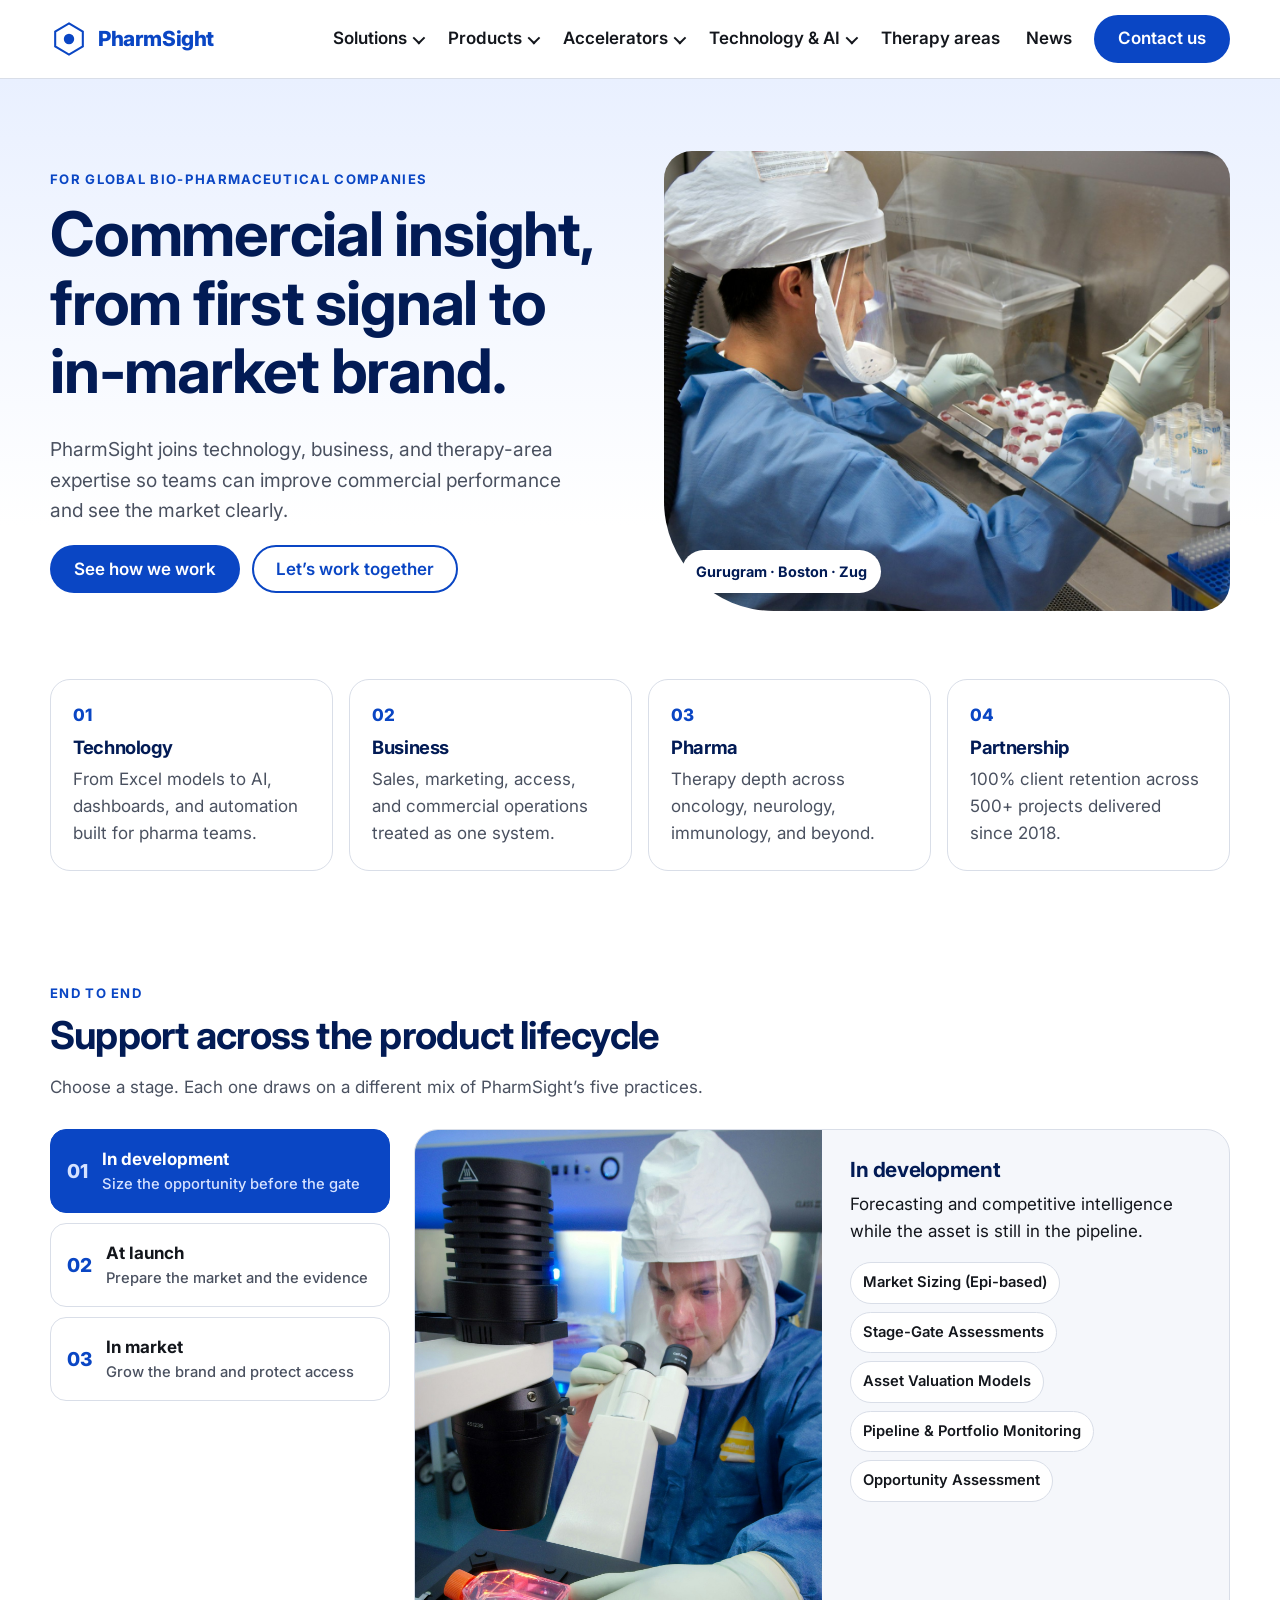
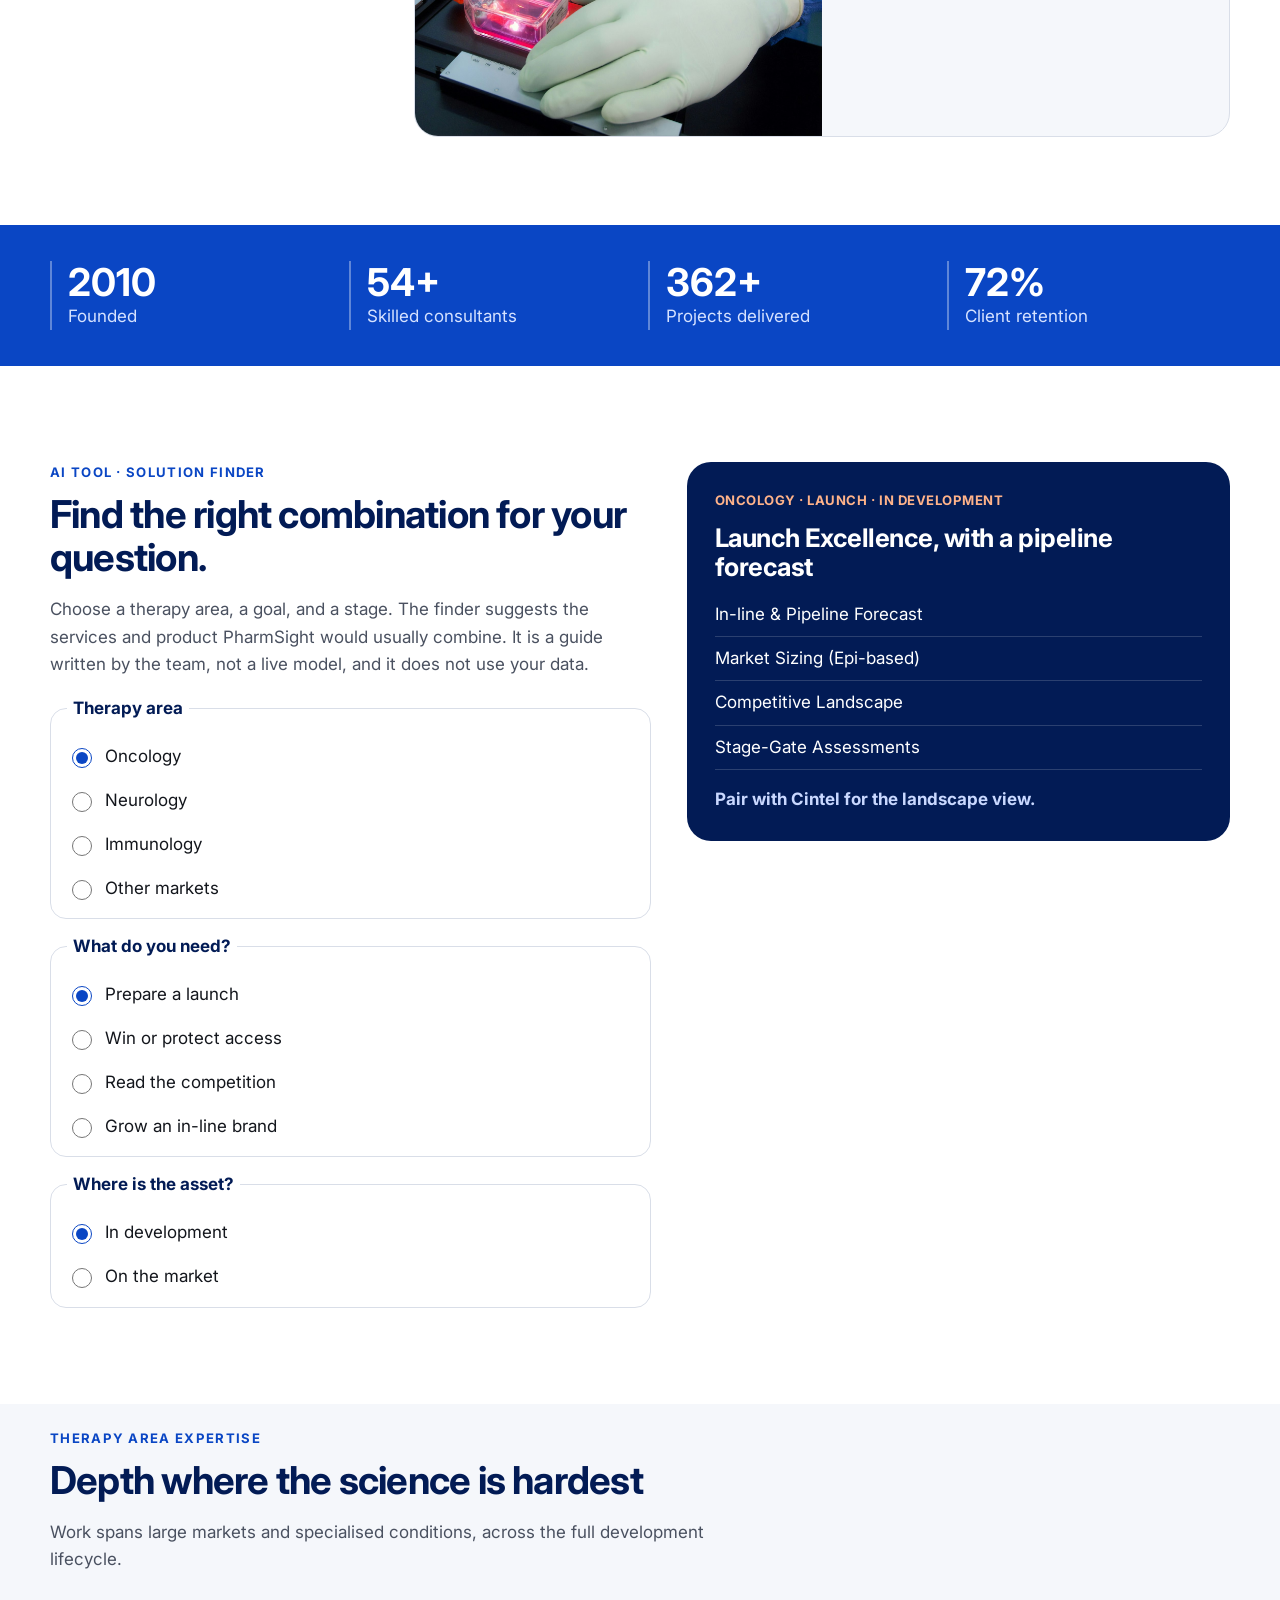
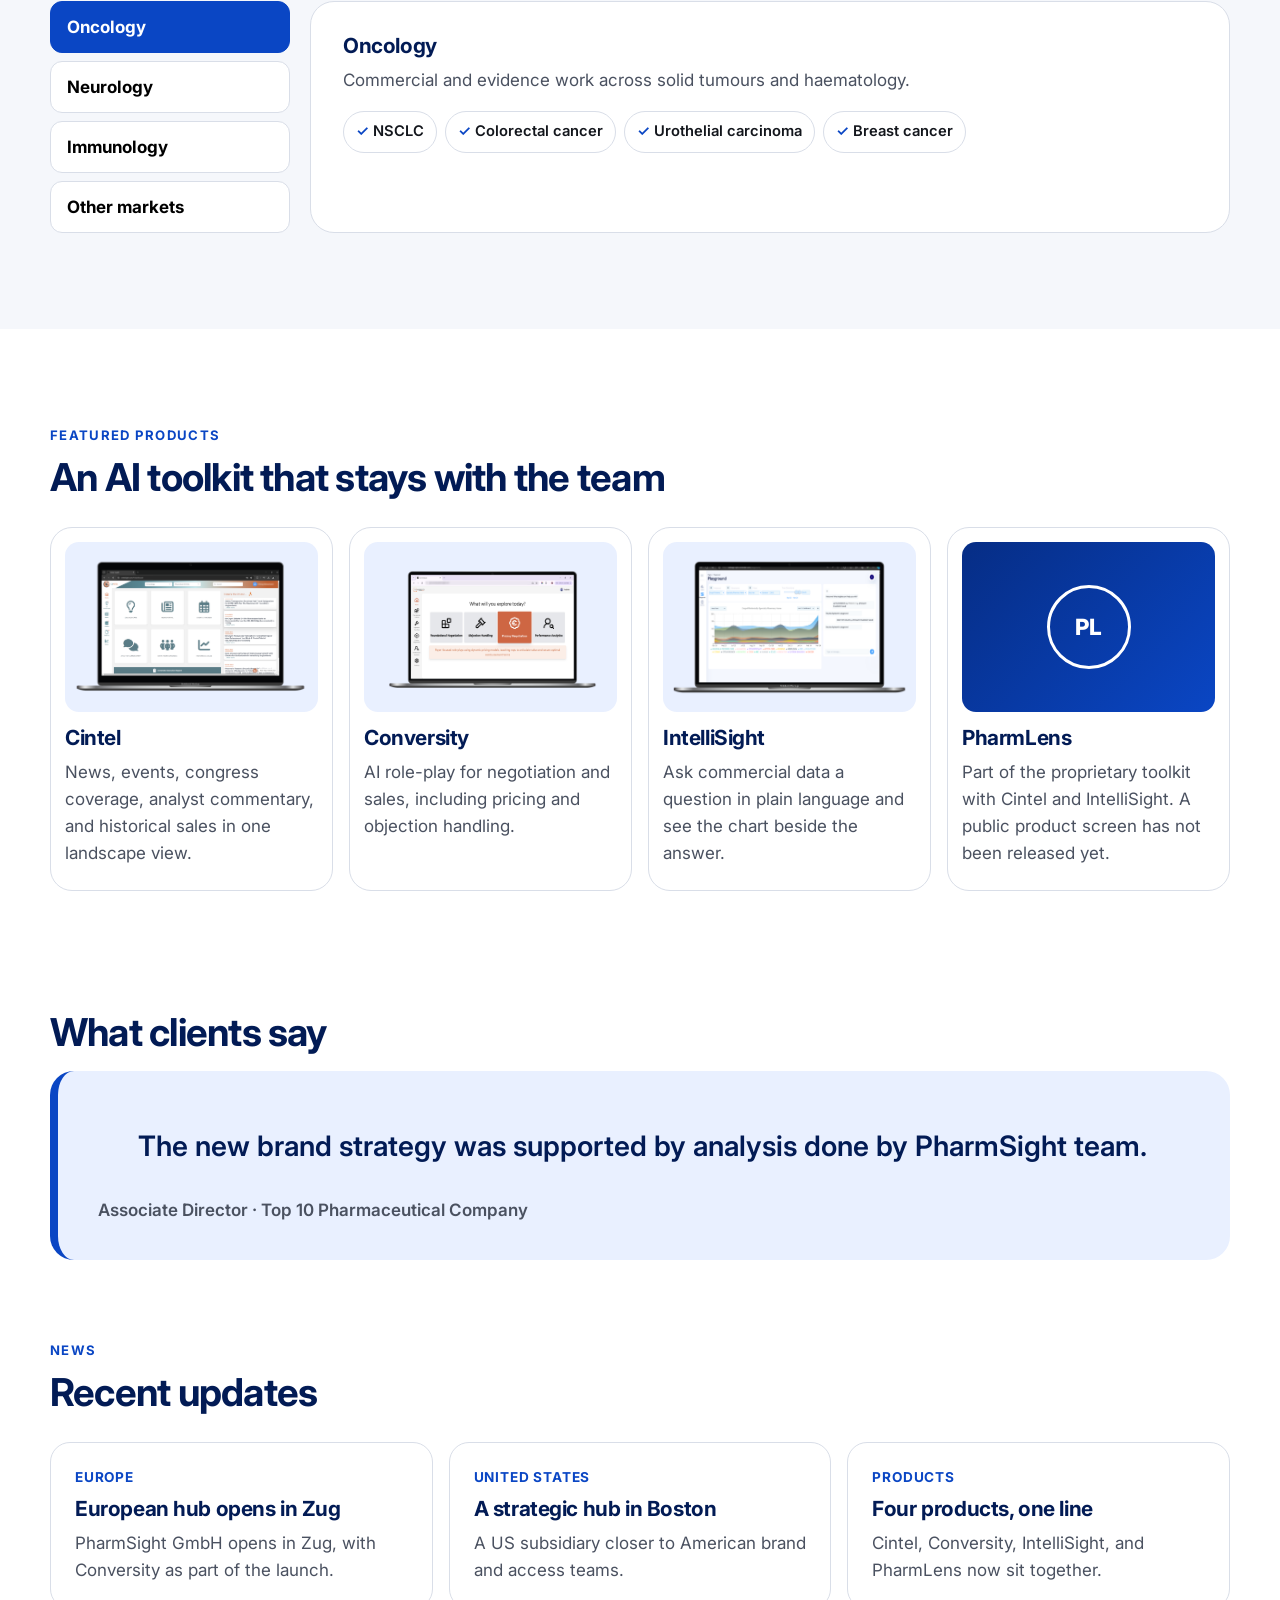
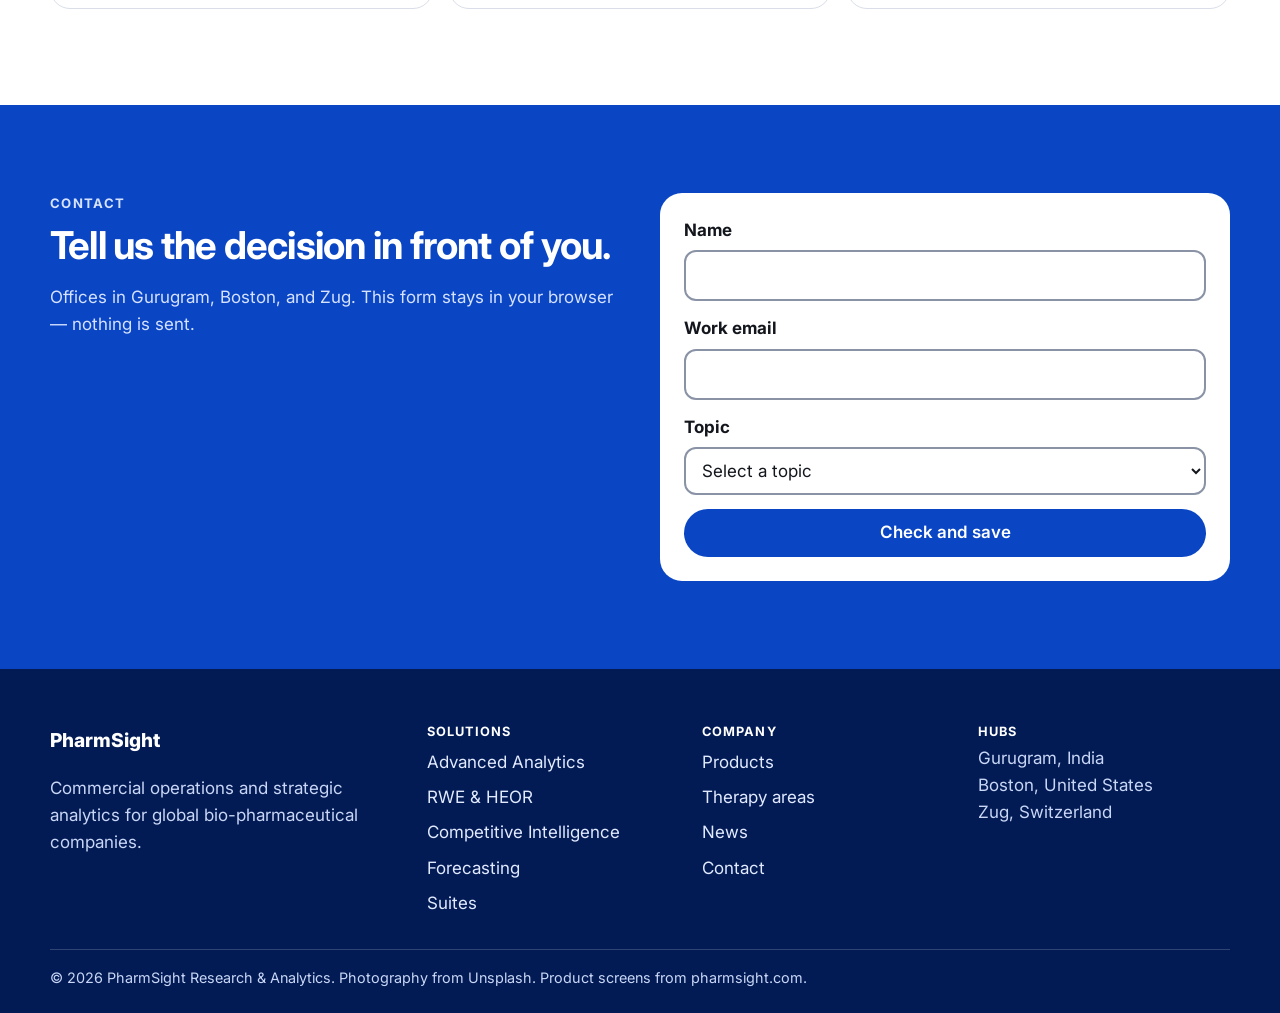
<file: site-v7/index.html>
<!DOCTYPE html>
<html lang="en">
<head>
  <meta charset="UTF-8" />
  <meta name="viewport" content="width=device-width, initial-scale=1" />
  <title>V7 — PharmSight</title>
  <meta name="description" content="PharmSight supports global bio-pharmaceutical companies with advanced analytics, RWE and HEOR, competitive intelligence, forecasting, and AI products including Cintel, Conversity, IntelliSight, and PharmLens." />
  <link rel="preconnect" href="https://fonts.googleapis.com" />
  <link rel="preconnect" href="https://fonts.gstatic.com" crossorigin />
  <link href="https://fonts.googleapis.com/css2?family=Inter:wght@400;500;600;700;800&display=swap" rel="stylesheet" />
  <link rel="stylesheet" href="styles.css" />
</head>
<body>
  <a class="skip" href="#main">Skip to content</a>
  <header class="header">
    <div class="wrap header-row">
      <a class="logo" href="#top" aria-label="PharmSight home">
        <svg class="mark" viewBox="0 0 44 44" aria-hidden="true">
          <path d="M22 4 38 13.5v17L22 40 6 30.5v-17z" fill="none" stroke="currentColor" stroke-width="2.4"/>
          <circle cx="22" cy="22" r="6" fill="currentColor"/>
        </svg>
        <span class="logo-name">PharmSight</span>
      </a>
      <button class="menu-btn" type="button" aria-expanded="false" aria-controls="primary-nav" data-menu-btn>
        <span class="bars" aria-hidden="true"></span>
        <span class="sr-only" data-menu-label>Open menu</span>
      </button>
      <nav id="primary-nav" class="primary" aria-label="Primary" data-primary>
        <ul>
          <li class="has-menu">
            <button type="button" aria-expanded="false" aria-controls="m-solutions">Solutions</button>
            <ul id="m-solutions" class="submenu" hidden>
              <li><a href="#lifecycle">Advanced Analytics</a></li>
              <li><a href="#lifecycle">RWE &amp; HEOR</a></li>
              <li><a href="#lifecycle">Competitive Intelligence</a></li>
              <li><a href="#lifecycle">Forecasting</a></li>
              <li><a href="#lifecycle">Suites</a></li>
            </ul>
          </li>
          <li class="has-menu">
            <button type="button" aria-expanded="false" aria-controls="m-products">Products</button>
            <ul id="m-products" class="submenu" hidden>
              <li><a href="#products">Cintel</a></li>
              <li><a href="#products">Conversity</a></li>
              <li><a href="#products">IntelliSight</a></li>
              <li><a href="#products">PharmLens</a></li>
            </ul>
          </li>
          <li class="has-menu">
            <button type="button" aria-expanded="false" aria-controls="m-accel">Accelerators</button>
            <ul id="m-accel" class="submenu" hidden>
              <li><a href="#contact">Scope an accelerator</a></li>
            </ul>
          </li>
          <li class="has-menu">
            <button type="button" aria-expanded="false" aria-controls="m-tech">Technology &amp; AI</button>
            <ul id="m-tech" class="submenu" hidden>
              <li><a href="#finder">Solution Finder</a></li>
              <li><a href="#contact">Talk about a build</a></li>
            </ul>
          </li>
          <li><a class="nav-link" href="#therapy">Therapy areas</a></li>
          <li><a class="nav-link" href="#news">News</a></li>
        </ul>
        <a class="btn btn-primary" href="#contact">Contact us</a>
      </nav>
    </div>
  </header>

  <main id="main">
    <section class="hero" id="top" aria-labelledby="hero-title">
      <div class="wrap hero-grid">
        <div>
          <p class="eyebrow">For global bio-pharmaceutical companies</p>
          <h1 id="hero-title">Commercial insight, from first signal to in-market brand.</h1>
          <p class="lead">PharmSight joins technology, business, and therapy-area expertise so teams can improve commercial performance and see the market clearly.</p>
          <div class="actions">
            <a class="btn btn-primary" href="#lifecycle">See how we work</a>
            <a class="btn btn-ghost" href="#contact">Let’s work together</a>
          </div>
        </div>
        <div class="hero-photo">
          <img src="../assets/immersive/lab_scientist.jpg" alt="A scientist in protective clothing reviewing samples in a laboratory" />
          <p class="hero-note">Gurugram · Boston · Zug</p>
        </div>
      </div>
    </section>

    <section class="pillars" aria-label="How PharmSight works">
      <ul class="wrap pillar-row">
        <li><span>01</span><h2>Technology</h2><p>From Excel models to AI, dashboards, and automation built for pharma teams.</p></li>
        <li><span>02</span><h2>Business</h2><p>Sales, marketing, access, and commercial operations treated as one system.</p></li>
        <li><span>03</span><h2>Pharma</h2><p>Therapy depth across oncology, neurology, immunology, and beyond.</p></li>
        <li><span>04</span><h2>Partnership</h2><p>100% client retention across 500+ projects delivered since 2018.</p></li>
      </ul>
    </section>

    <section class="lifecycle wrap" id="lifecycle" aria-labelledby="life-title">
      <div class="section-head">
        <p class="eyebrow">End to end</p>
        <h2 id="life-title">Support across the product lifecycle</h2>
        <p>Choose a stage. Each one draws on a different mix of PharmSight’s five practices.</p>
      </div>
      <div class="life-layout">
        <div role="tablist" aria-label="Lifecycle stages" class="life-tabs" data-life-tabs>
          <button role="tab" id="l-pipe" aria-controls="lp-pipe" aria-selected="true">
            <span class="life-n">01</span><span><strong>In development</strong><em>Size the opportunity before the gate</em></span>
          </button>
          <button role="tab" id="l-launch" aria-controls="lp-launch" aria-selected="false" tabindex="-1">
            <span class="life-n">02</span><span><strong>At launch</strong><em>Prepare the market and the evidence</em></span>
          </button>
          <button role="tab" id="l-inline" aria-controls="lp-inline" aria-selected="false" tabindex="-1">
            <span class="life-n">03</span><span><strong>In market</strong><em>Grow the brand and protect access</em></span>
          </button>
        </div>
        <div class="life-panel" id="lp-pipe" role="tabpanel" aria-labelledby="l-pipe" tabindex="0">
          <img src="../assets/immersive/lab_microscope.jpg" alt="A researcher looking through a microscope" />
          <div>
            <h3>In development</h3>
            <p>Forecasting and competitive intelligence while the asset is still in the pipeline.</p>
            <ul class="chips"><li>Market Sizing (Epi-based)</li><li>Stage-Gate Assessments</li><li>Asset Valuation Models</li><li>Pipeline &amp; Portfolio Monitoring</li><li>Opportunity Assessment</li></ul>
          </div>
        </div>
        <div class="life-panel" id="lp-launch" role="tabpanel" aria-labelledby="l-launch" tabindex="0" hidden>
          <img src="../assets/immersive/lab_writing.jpg" alt="A scientist writing notes beside laboratory samples" />
          <div>
            <h3>At launch</h3>
            <p>Launch Excellence brings forecasting, landscape, and evidence into one plan.</p>
            <ul class="chips"><li>In-line &amp; Pipeline Forecast</li><li>Competitive Landscape</li><li>Value Dossier Development</li><li>Health Technology Assessment (HTA)</li><li>Launch Excellence</li></ul>
          </div>
        </div>
        <div class="life-panel" id="lp-inline" role="tabpanel" aria-labelledby="l-inline" tabindex="0" hidden>
          <img src="../assets/immersive/lab_pipette.jpg" alt="A researcher pipetting samples at a bench" />
          <div>
            <h3>In market</h3>
            <p>Analytics and access work once the brand is on the market.</p>
            <ul class="chips"><li>Sales Force Analytics</li><li>Marketing Analytics</li><li>Patient Analytics</li><li>Access &amp; Contracting Analytics</li><li>Commercial Effectiveness</li></ul>
          </div>
        </div>
      </div>
    </section>

    <section class="stats" aria-labelledby="stats-title">
      <h2 id="stats-title" class="sr-only">PharmSight in numbers</h2>
      <ul class="wrap stat-row">
        <li><strong data-count="2018">2018</strong><span>Founded</span></li>
        <li><strong data-count="75" data-suffix="+">75+</strong><span>Skilled consultants</span></li>
        <li><strong data-count="500" data-suffix="+">500+</strong><span>Projects delivered</span></li>
        <li><strong data-count="100" data-suffix="%">100%</strong><span>Client retention</span></li>
      </ul>
    </section>

    <section class="finder wrap" id="finder" aria-labelledby="finder-title">
      <div class="finder-grid">
        <div>
          <p class="eyebrow">AI tool · Solution Finder</p>
          <h2 id="finder-title">Find the right combination for your question.</h2>
          <p class="muted">Choose a therapy area, a goal, and a stage. The finder suggests the services and product PharmSight would usually combine. It is a guide written by the team, not a live model, and it does not use your data.</p>
          <form class="finder-form" data-finder>
            <fieldset>
              <legend>Therapy area</legend>
              <label><input type="radio" name="area" value="oncology" checked /> Oncology</label>
              <label><input type="radio" name="area" value="neurology" /> Neurology</label>
              <label><input type="radio" name="area" value="immunology" /> Immunology</label>
              <label><input type="radio" name="area" value="other" /> Other markets</label>
            </fieldset>
            <fieldset>
              <legend>What do you need?</legend>
              <label><input type="radio" name="goal" value="launch" checked /> Prepare a launch</label>
              <label><input type="radio" name="goal" value="access" /> Win or protect access</label>
              <label><input type="radio" name="goal" value="compete" /> Read the competition</label>
              <label><input type="radio" name="goal" value="grow" /> Grow an in-line brand</label>
            </fieldset>
            <fieldset>
              <legend>Where is the asset?</legend>
              <label><input type="radio" name="stage" value="pipeline" checked /> In development</label>
              <label><input type="radio" name="stage" value="inline" /> On the market</label>
            </fieldset>
          </form>
        </div>
        <div class="finder-card" aria-live="polite" data-finder-card>
          <p class="finder-kicker" data-finder-kicker>Oncology · Launch · In development</p>
          <h3 data-finder-title>Launch Excellence, with a pipeline forecast</h3>
          <ul data-finder-list>
            <li>In-line &amp; Pipeline Forecast</li>
            <li>Market Sizing (Epi-based)</li>
            <li>Competitive Landscape</li>
            <li>Stage-Gate Assessments</li>
          </ul>
          <p class="finder-tool" data-finder-tool>Pair with Cintel for the landscape view.</p>
        </div>
      </div>
    </section>

    <section class="therapy" id="therapy" aria-labelledby="therapy-title">
      <div class="wrap">
        <div class="section-head">
          <p class="eyebrow">Therapy area expertise</p>
          <h2 id="therapy-title">Depth where the science is hardest</h2>
          <p>Work spans large markets and specialised conditions, across the full development lifecycle.</p>
        </div>
        <div class="therapy-layout">
          <div role="tablist" aria-label="Therapy areas" class="therapy-tabs" data-therapy-tabs>
            <button role="tab" id="th-on" aria-controls="tp-on" aria-selected="true">Oncology</button>
            <button role="tab" id="th-ne" aria-controls="tp-ne" aria-selected="false" tabindex="-1">Neurology</button>
            <button role="tab" id="th-im" aria-controls="tp-im" aria-selected="false" tabindex="-1">Immunology</button>
            <button role="tab" id="th-ot" aria-controls="tp-ot" aria-selected="false" tabindex="-1">Other markets</button>
          </div>
          <div id="tp-on" role="tabpanel" aria-labelledby="th-on" class="therapy-panel" tabindex="0">
            <h3>Oncology</h3>
            <p>Commercial and evidence work across solid tumours and haematology.</p>
            <ul class="checks"><li>NSCLC</li><li>Colorectal cancer</li><li>Urothelial carcinoma</li><li>Breast cancer</li></ul>
          </div>
          <div id="tp-ne" role="tabpanel" aria-labelledby="th-ne" class="therapy-panel" tabindex="0" hidden>
            <h3>Neurology</h3>
            <p>Rare and high-burden neurological conditions, from pipeline to in-line brands.</p>
            <ul class="checks"><li>Multiple sclerosis</li><li>Parkinson’s disease</li><li>Epilepsy</li><li>ALS</li><li>Huntington’s disease</li></ul>
          </div>
          <div id="tp-im" role="tabpanel" aria-labelledby="th-im" class="therapy-panel" tabindex="0" hidden>
            <h3>Immunology</h3>
            <p>Access, forecasting, and patient analytics for immune-mediated disease.</p>
            <ul class="checks"><li>Rheumatoid arthritis</li><li>IBD and Crohn’s disease</li><li>SLE</li><li>Ankylosing spondylitis</li></ul>
          </div>
          <div id="tp-ot" role="tabpanel" aria-labelledby="th-ot" class="therapy-panel" tabindex="0" hidden>
            <h3>Other markets</h3>
            <p>Broader therapy coverage beyond the three core areas.</p>
            <ul class="checks"><li>Diabetes and endocrinology</li><li>Women’s health</li><li>Nephrology</li><li>Haemophilia</li><li>Medical devices</li></ul>
          </div>
        </div>
      </div>
    </section>

    <section class="products wrap" id="products" aria-labelledby="products-title">
      <div class="section-head">
        <p class="eyebrow">Featured products</p>
        <h2 id="products-title">An AI toolkit that stays with the team</h2>
      </div>
      <div class="prod-grid">
        <article class="prod">
          <div class="prod-media"><img src="../assets/immersive/product1.png" alt="Cintel showing news, events, congress data, and analyst commentary" /></div>
          <h3>Cintel</h3>
          <p>News, events, congress coverage, analyst commentary, and historical sales in one landscape view.</p>
        </article>
        <article class="prod">
          <div class="prod-media"><img src="../assets/immersive/conversity.png" alt="Conversity showing negotiation and sales training modules" /></div>
          <h3>Conversity</h3>
          <p>AI role-play for negotiation and sales, including pricing and objection handling.</p>
        </article>
        <article class="prod">
          <div class="prod-media"><img src="../assets/immersive/product2.png" alt="IntelliSight conversational analytics with a chart beside a chat panel" /></div>
          <h3>IntelliSight</h3>
          <p>Ask commercial data a question in plain language and see the chart beside the answer.</p>
        </article>
        <article class="prod">
          <div class="prod-media lens" aria-hidden="true"><span>PL</span></div>
          <h3>PharmLens</h3>
          <p>Part of the proprietary toolkit with Cintel and IntelliSight. A public product screen has not been released yet.</p>
        </article>
      </div>
    </section>

    <section class="voices wrap" aria-labelledby="voices-title">
      <h2 id="voices-title">What clients say</h2>
      <figure class="quote">
        <blockquote><p>The new brand strategy was supported by analysis done by PharmSight team.</p></blockquote>
        <figcaption>Associate Director · Top 10 Pharmaceutical Company</figcaption>
      </figure>
    </section>

    <section class="news wrap" id="news" aria-labelledby="news-title">
      <div class="section-head">
        <p class="eyebrow">News</p>
        <h2 id="news-title">Recent updates</h2>
      </div>
      <div class="news-grid">
        <article><p class="tag">Europe</p><h3>European hub opens in Zug</h3><p>PharmSight GmbH opens in Zug, with Conversity as part of the launch.</p></article>
        <article><p class="tag">United States</p><h3>A strategic hub in Boston</h3><p>A US subsidiary closer to American brand and access teams.</p></article>
        <article><p class="tag">Products</p><h3>Four products, one line</h3><p>Cintel, Conversity, IntelliSight, and PharmLens now sit together.</p></article>
      </div>
    </section>

    <section class="cta" id="contact" aria-labelledby="cta-title">
      <div class="wrap cta-grid">
        <div>
          <p class="eyebrow eyebrow-light">Contact</p>
          <h2 id="cta-title">Tell us the decision in front of you.</h2>
          <p>Offices in Gurugram, Boston, and Zug. This form stays in your browser — nothing is sent.</p>
        </div>
        <form class="form" data-form novalidate>
          <div class="form-alert" role="alert" data-form-alert hidden></div>
          <div class="field">
            <label for="f-name">Name</label>
            <input id="f-name" name="name" autocomplete="name" required aria-describedby="f-name-err" />
            <p id="f-name-err" class="err" hidden></p>
          </div>
          <div class="field">
            <label for="f-email">Work email</label>
            <input id="f-email" name="email" type="email" autocomplete="email" required aria-describedby="f-email-err" />
            <p id="f-email-err" class="err" hidden></p>
          </div>
          <div class="field">
            <label for="f-topic">Topic</label>
            <select id="f-topic" name="topic" required aria-describedby="f-topic-err">
              <option value="">Select a topic</option>
              <option>Solutions</option>
              <option>Product demo</option>
              <option>Therapy area</option>
              <option>Careers</option>
            </select>
            <p id="f-topic-err" class="err" hidden></p>
          </div>
          <button class="btn btn-primary" type="submit">Check and save</button>
          <p class="ok" role="status" data-form-ok hidden>Saved on this page only. Nothing was sent.</p>
        </form>
      </div>
    </section>
  </main>

  <footer class="footer">
    <div class="wrap footer-grid">
      <div>
        <p class="footer-brand">PharmSight</p>
        <p>Commercial operations and strategic analytics for global bio-pharmaceutical companies.</p>
      </div>
      <nav aria-label="Solutions">
        <h2>Solutions</h2>
        <a href="#lifecycle">Advanced Analytics</a>
        <a href="#lifecycle">RWE &amp; HEOR</a>
        <a href="#lifecycle">Competitive Intelligence</a>
        <a href="#lifecycle">Forecasting</a>
        <a href="#lifecycle">Suites</a>
      </nav>
      <nav aria-label="Company">
        <h2>Company</h2>
        <a href="#products">Products</a>
        <a href="#therapy">Therapy areas</a>
        <a href="#news">News</a>
        <a href="#contact">Contact</a>
      </nav>
      <div>
        <h2>Hubs</h2>
        <p>Gurugram, India<br />Boston, United States<br />Zug, Switzerland</p>
      </div>
    </div>
    <p class="wrap legal">© 2026 PharmSight Research &amp; Analytics. Photography from Unsplash. Product screens from pharmsight.com.</p>
  </footer>
  <script src="app.js"></script>
</body>
</html>
</file>
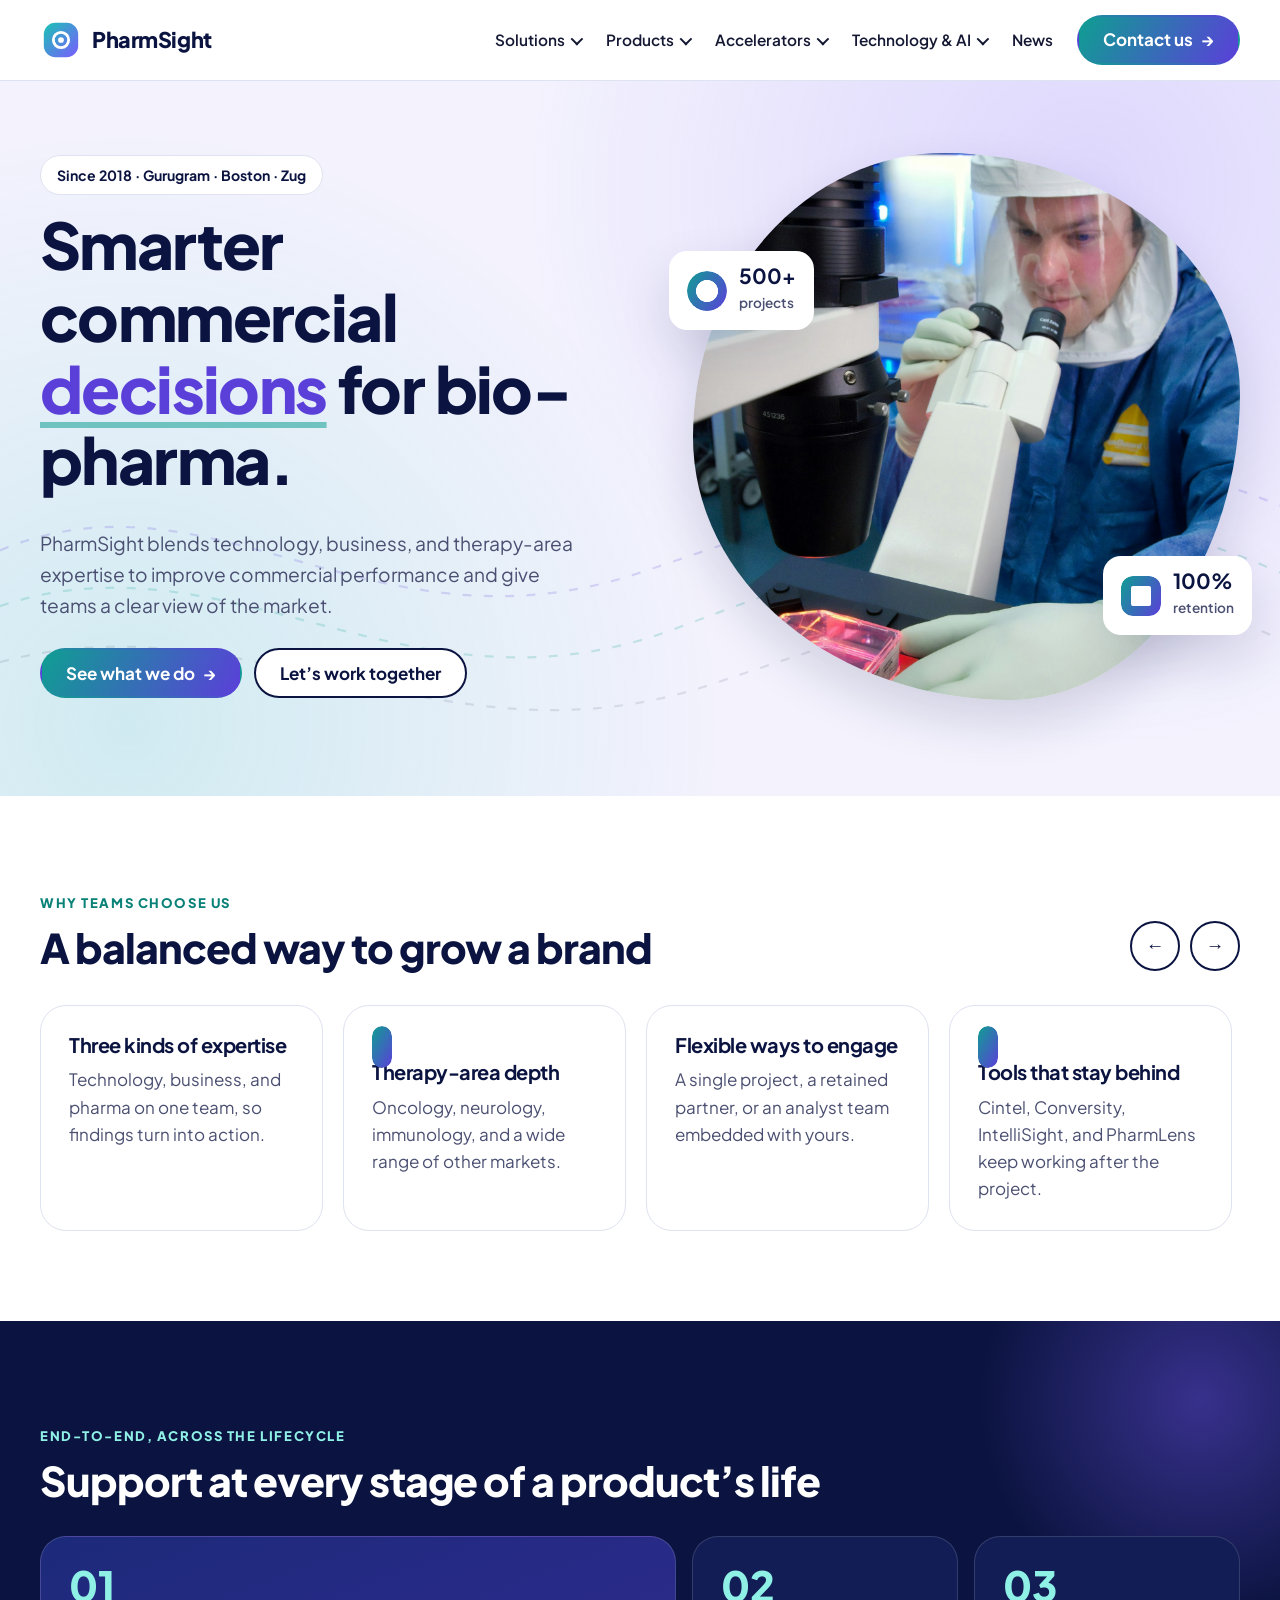
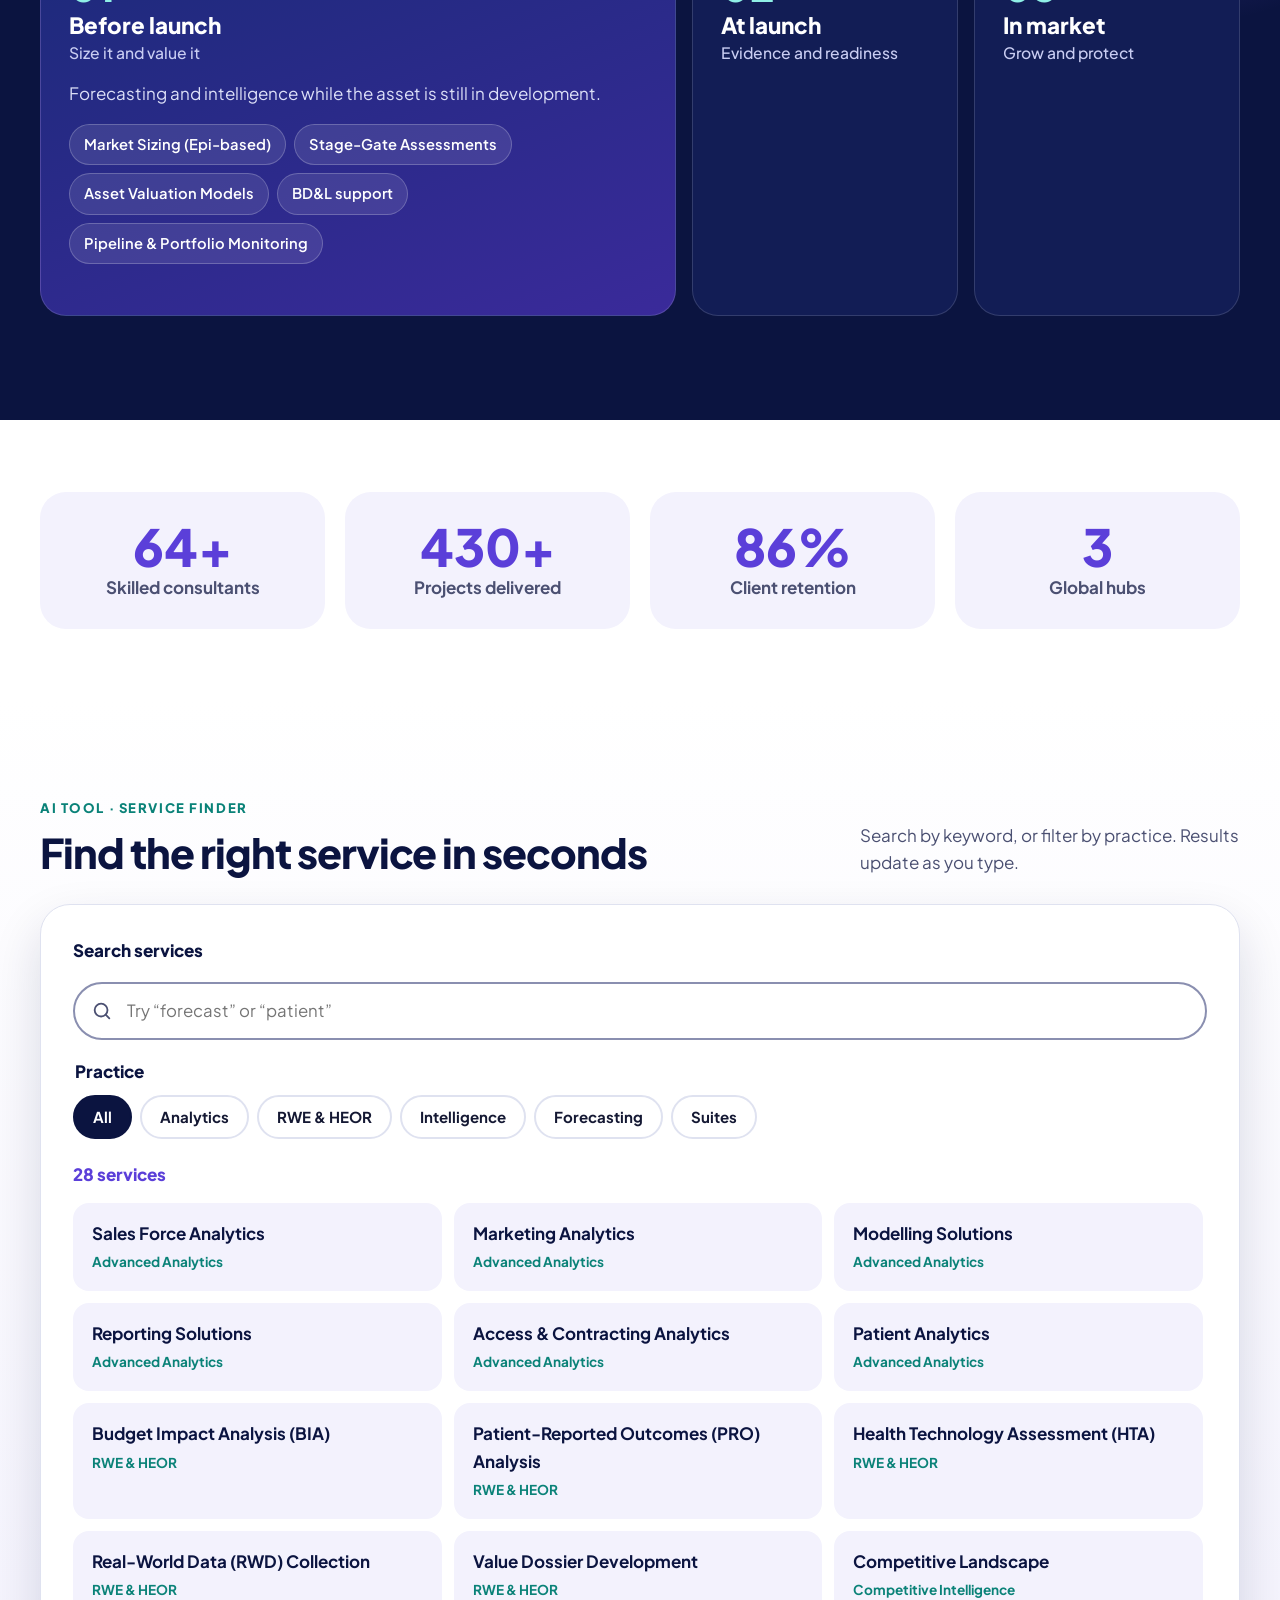
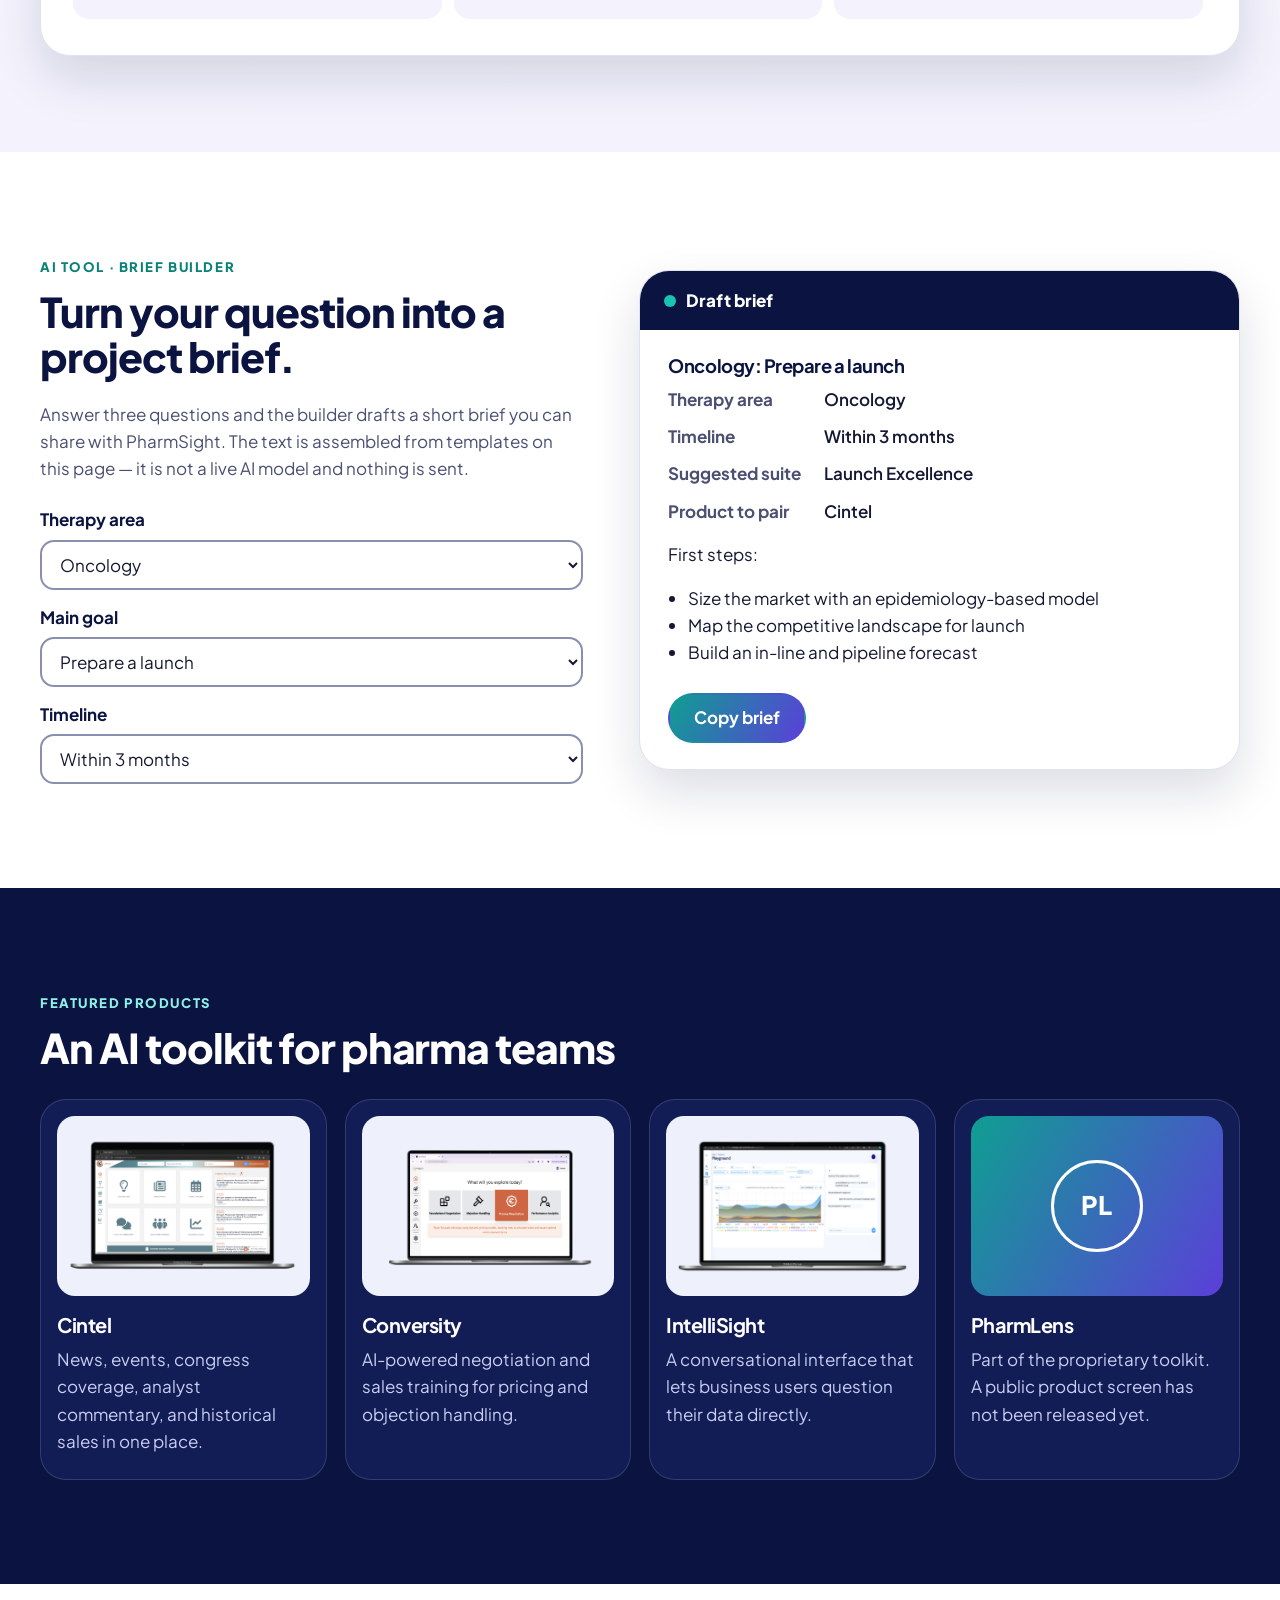
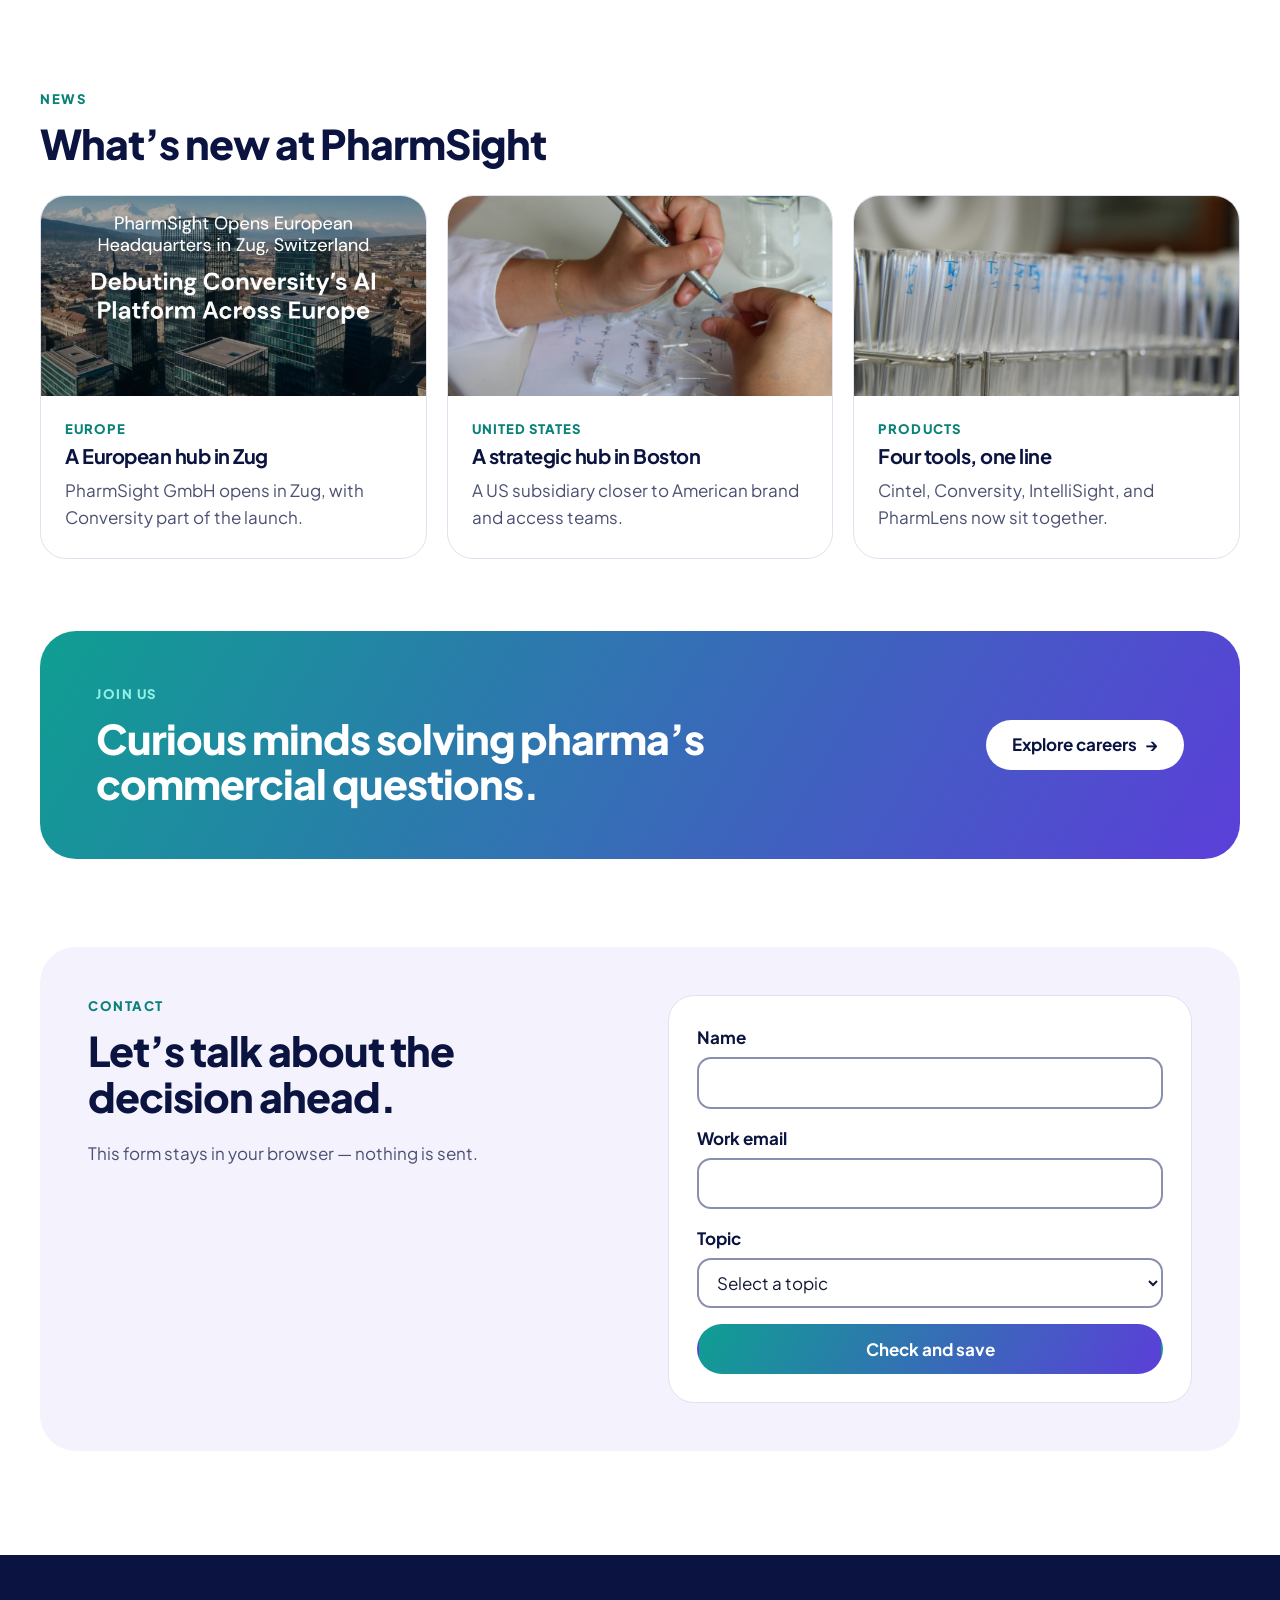
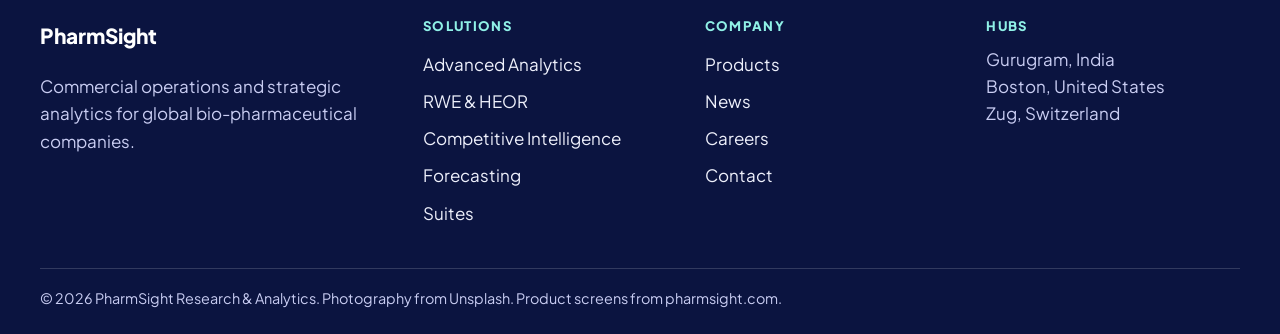
<file: site-v8/index.html>
<!DOCTYPE html>
<html lang="en">
<head>
  <meta charset="UTF-8" />
  <meta name="viewport" content="width=device-width, initial-scale=1" />
  <title>V8 — PharmSight</title>
  <meta name="description" content="PharmSight supports global bio-pharmaceutical companies with analytics, RWE and HEOR, competitive intelligence, forecasting, and the Cintel, Conversity, IntelliSight, and PharmLens AI toolkit." />
  <link rel="preconnect" href="https://fonts.googleapis.com" />
  <link rel="preconnect" href="https://fonts.gstatic.com" crossorigin />
  <link href="https://fonts.googleapis.com/css2?family=Plus+Jakarta+Sans:wght@400;500;600;700;800&display=swap" rel="stylesheet" />
  <link rel="stylesheet" href="styles.css" />
</head>
<body>
  <a class="skip" href="#main">Skip to content</a>

  <header class="header">
    <div class="wrap header-row">
      <a class="logo" href="#top" aria-label="PharmSight home">
        <svg class="mark" viewBox="0 0 44 44" aria-hidden="true">
          <defs><linearGradient id="lg" x1="0" y1="0" x2="1" y2="1"><stop offset="0" stop-color="#19c3b4"/><stop offset="1" stop-color="#7b5cff"/></linearGradient></defs>
          <rect x="4" y="4" width="36" height="36" rx="12" fill="url(#lg)"/>
          <circle cx="22" cy="22" r="8" fill="none" stroke="#fff" stroke-width="3"/>
          <circle cx="22" cy="22" r="3" fill="#fff"/>
        </svg>
        <span class="logo-name">PharmSight</span>
      </a>
      <button class="menu-btn" type="button" aria-expanded="false" aria-controls="primary-nav" data-menu-btn>
        <span class="bars" aria-hidden="true"></span>
        <span class="sr-only" data-menu-label>Open menu</span>
      </button>
      <nav id="primary-nav" class="primary" aria-label="Primary" data-primary>
        <ul>
          <li class="has-menu">
            <button type="button" aria-expanded="false" aria-controls="m-solutions">Solutions</button>
            <ul id="m-solutions" class="submenu" hidden>
              <li><a href="#stages">Advanced Analytics</a></li>
              <li><a href="#stages">RWE &amp; HEOR</a></li>
              <li><a href="#stages">Competitive Intelligence</a></li>
              <li><a href="#stages">Forecasting</a></li>
              <li><a href="#stages">Suites</a></li>
            </ul>
          </li>
          <li class="has-menu">
            <button type="button" aria-expanded="false" aria-controls="m-products">Products</button>
            <ul id="m-products" class="submenu" hidden>
              <li><a href="#products">Cintel</a></li>
              <li><a href="#products">Conversity</a></li>
              <li><a href="#products">IntelliSight</a></li>
              <li><a href="#products">PharmLens</a></li>
            </ul>
          </li>
          <li class="has-menu">
            <button type="button" aria-expanded="false" aria-controls="m-accel">Accelerators</button>
            <ul id="m-accel" class="submenu" hidden>
              <li><a href="#contact">Scope an accelerator</a></li>
            </ul>
          </li>
          <li class="has-menu">
            <button type="button" aria-expanded="false" aria-controls="m-tech">Technology &amp; AI</button>
            <ul id="m-tech" class="submenu" hidden>
              <li><a href="#finder">Service Finder</a></li>
              <li><a href="#brief">Brief Builder</a></li>
            </ul>
          </li>
          <li><a class="nav-link" href="#news">News</a></li>
        </ul>
        <a class="btn btn-grad" href="#contact">Contact us <span aria-hidden="true">→</span></a>
      </nav>
    </div>
  </header>

  <main id="main">
    <section class="hero" id="top" aria-labelledby="hero-title">
      <svg class="hero-waves" viewBox="0 0 1440 640" preserveAspectRatio="none" aria-hidden="true">
        <path d="M0 420 C 240 340 420 520 720 440 S 1200 300 1440 380" />
        <path d="M0 470 C 260 400 460 580 760 490 S 1220 360 1440 440" />
        <path d="M0 520 C 280 460 500 620 800 540 S 1240 420 1440 500" />
      </svg>
      <div class="wrap hero-grid">
        <div class="hero-copy">
          <p class="pill">Since 2018 · Gurugram · Boston · Zug</p>
          <h1 id="hero-title">Smarter commercial <span class="grad-text">decisions</span> for bio-pharma.</h1>
          <p class="lead">PharmSight blends technology, business, and therapy-area expertise to improve commercial performance and give teams a clear view of the market.</p>
          <div class="actions">
            <a class="btn btn-grad" href="#stages">See what we do <span aria-hidden="true">→</span></a>
            <a class="btn btn-outline" href="#contact">Let’s work together</a>
          </div>
        </div>
        <div class="hero-visual">
          <div class="blob">
            <img src="../assets/immersive/lab_microscope.jpg" alt="A researcher in protective gear using a microscope" />
          </div>
          <div class="float-card fc-1" aria-hidden="true"><span class="fc-ico ico-ring"></span><div><strong>500+</strong><span>projects</span></div></div>
          <div class="float-card fc-2" aria-hidden="true"><span class="fc-ico ico-square"></span><div><strong>100%</strong><span>retention</span></div></div>
        </div>
      </div>
    </section>

    <section class="edge wrap" aria-labelledby="edge-title">
      <div class="edge-head">
        <div>
          <p class="eyebrow">Why teams choose us</p>
          <h2 id="edge-title">A balanced way to grow a brand</h2>
        </div>
        <div class="rail-controls">
          <button type="button" class="round" data-rail-prev aria-label="Scroll advantages back">←</button>
          <button type="button" class="round" data-rail-next aria-label="Scroll advantages forward">→</button>
        </div>
      </div>
      <ul class="rail" data-rail tabindex="0" aria-label="Advantages, scrollable">
        <li class="adv"><span class="adv-ico ico-ring" aria-hidden="true"></span><h3>Three kinds of expertise</h3><p>Technology, business, and pharma on one team, so findings turn into action.</p></li>
        <li class="adv"><span class="adv-ico ico-square" aria-hidden="true"></span><h3>Therapy-area depth</h3><p>Oncology, neurology, immunology, and a wide range of other markets.</p></li>
        <li class="adv"><span class="adv-ico ico-ring" aria-hidden="true"></span><h3>Flexible ways to engage</h3><p>A single project, a retained partner, or an analyst team embedded with yours.</p></li>
        <li class="adv"><span class="adv-ico ico-square" aria-hidden="true"></span><h3>Tools that stay behind</h3><p>Cintel, Conversity, IntelliSight, and PharmLens keep working after the project.</p></li>
        <li class="adv"><span class="adv-ico ico-ring" aria-hidden="true"></span><h3>Global, close to clients</h3><p>Hubs in Gurugram, Boston, and Zug, working across time zones.</p></li>
      </ul>
    </section>

    <section class="stages" id="stages" aria-labelledby="stages-title">
      <div class="wrap">
        <p class="eyebrow eyebrow-light">End-to-end, across the lifecycle</p>
        <h2 id="stages-title">Support at every stage of a product’s life</h2>
        <div class="stage-row" data-stages>
          <article class="stage is-open">
            <h3>
              <button type="button" aria-expanded="true" aria-controls="st-1" id="stb-1">
                <span class="st-num">01</span><span class="st-title">Before launch</span><span class="st-sub">Size it and value it</span>
              </button>
            </h3>
            <div id="st-1" class="st-body" role="region" aria-labelledby="stb-1">
              <p>Forecasting and intelligence while the asset is still in development.</p>
              <ul><li>Market Sizing (Epi-based)</li><li>Stage-Gate Assessments</li><li>Asset Valuation Models</li><li>BD&amp;L support</li><li>Pipeline &amp; Portfolio Monitoring</li></ul>
            </div>
          </article>
          <article class="stage">
            <h3>
              <button type="button" aria-expanded="false" aria-controls="st-2" id="stb-2">
                <span class="st-num">02</span><span class="st-title">At launch</span><span class="st-sub">Evidence and readiness</span>
              </button>
            </h3>
            <div id="st-2" class="st-body" role="region" aria-labelledby="stb-2" hidden>
              <p>Evidence, landscape, and forecasts brought together for a launch plan.</p>
              <ul><li>Health Technology Assessment (HTA)</li><li>Value Dossier Development</li><li>Budget Impact Analysis (BIA)</li><li>Competitive Landscape</li><li>Launch Excellence</li></ul>
            </div>
          </article>
          <article class="stage">
            <h3>
              <button type="button" aria-expanded="false" aria-controls="st-3" id="stb-3">
                <span class="st-num">03</span><span class="st-title">In market</span><span class="st-sub">Grow and protect</span>
              </button>
            </h3>
            <div id="st-3" class="st-body" role="region" aria-labelledby="stb-3" hidden>
              <p>Analytics that keep an in-line brand growing and its access protected.</p>
              <ul><li>Sales Force Analytics</li><li>Marketing Analytics</li><li>Patient Analytics</li><li>Access &amp; Contracting Analytics</li><li>Commercial Effectiveness</li></ul>
            </div>
          </article>
        </div>
      </div>
    </section>

    <section class="numbers wrap" aria-labelledby="numbers-title">
      <h2 id="numbers-title" class="sr-only">PharmSight in numbers</h2>
      <ul class="num-row">
        <li><strong data-count="75" data-suffix="+">75+</strong><span>Skilled consultants</span></li>
        <li><strong data-count="500" data-suffix="+">500+</strong><span>Projects delivered</span></li>
        <li><strong data-count="100" data-suffix="%">100%</strong><span>Client retention</span></li>
        <li><strong data-count="3">3</strong><span>Global hubs</span></li>
      </ul>
    </section>

    <section class="finder" id="finder" aria-labelledby="finder-title">
      <div class="wrap">
        <div class="finder-head">
          <div>
            <p class="eyebrow">AI tool · Service Finder</p>
            <h2 id="finder-title">Find the right service in seconds</h2>
          </div>
          <p class="muted">Search by keyword, or filter by practice. Results update as you type.</p>
        </div>
        <div class="finder-panel">
          <div class="finder-controls">
            <label for="finder-q" class="finder-label">Search services</label>
            <div class="search">
              <svg viewBox="0 0 24 24" aria-hidden="true"><circle cx="11" cy="11" r="7" fill="none" stroke="currentColor" stroke-width="2"/><path d="m20 20-4-4" stroke="currentColor" stroke-width="2" stroke-linecap="round"/></svg>
              <input id="finder-q" type="search" placeholder="Try “forecast” or “patient”" autocomplete="off" data-finder-q />
            </div>
            <fieldset class="filters">
              <legend>Practice</legend>
              <label><input type="radio" name="practice" value="all" checked /> <span>All</span></label>
              <label><input type="radio" name="practice" value="aa" /> <span>Analytics</span></label>
              <label><input type="radio" name="practice" value="rwe" /> <span>RWE &amp; HEOR</span></label>
              <label><input type="radio" name="practice" value="ci" /> <span>Intelligence</span></label>
              <label><input type="radio" name="practice" value="fc" /> <span>Forecasting</span></label>
              <label><input type="radio" name="practice" value="su" /> <span>Suites</span></label>
            </fieldset>
          </div>
          <p class="finder-count" aria-live="polite" data-finder-count>28 services</p>
          <ul class="results" data-finder-results></ul>
          <p class="finder-empty" data-finder-empty hidden>No services match. Try a shorter word, or choose “All”.</p>
        </div>
      </div>
    </section>

    <section class="brief wrap" id="brief" aria-labelledby="brief-title">
      <div class="brief-grid">
        <div>
          <p class="eyebrow">AI tool · Brief Builder</p>
          <h2 id="brief-title">Turn your question into a project brief.</h2>
          <p class="muted">Answer three questions and the builder drafts a short brief you can share with PharmSight. The text is assembled from templates on this page — it is not a live AI model and nothing is sent.</p>
          <form class="brief-form" data-brief>
            <div class="field">
              <label for="b-area">Therapy area</label>
              <select id="b-area" name="area">
                <option>Oncology</option><option>Neurology</option><option>Immunology</option><option>Other markets</option>
              </select>
            </div>
            <div class="field">
              <label for="b-goal">Main goal</label>
              <select id="b-goal" name="goal">
                <option value="launch">Prepare a launch</option>
                <option value="access">Win or protect access</option>
                <option value="compete">Read the competition</option>
                <option value="grow">Grow an in-line brand</option>
              </select>
            </div>
            <div class="field">
              <label for="b-time">Timeline</label>
              <select id="b-time" name="time">
                <option>Within 3 months</option><option>3 to 6 months</option><option>Over 6 months</option>
              </select>
            </div>
          </form>
        </div>
        <div class="brief-doc">
          <div class="doc-head"><span class="doc-dot" aria-hidden="true"></span>Draft brief</div>
          <div class="doc-body" aria-live="polite" data-brief-out></div>
          <div class="doc-actions">
            <button type="button" class="btn btn-grad" data-brief-copy>Copy brief</button>
            <p class="copy-note" role="status" data-brief-note></p>
          </div>
        </div>
      </div>
    </section>

    <section class="products" id="products" aria-labelledby="products-title">
      <div class="wrap">
        <p class="eyebrow eyebrow-light">Featured products</p>
        <h2 id="products-title">An AI toolkit for pharma teams</h2>
        <div class="prod-grid">
          <article class="prod">
            <div class="prod-img"><img src="../assets/immersive/product1.png" alt="Cintel showing news, events, congress data, and analyst commentary" /></div>
            <h3>Cintel</h3>
            <p>News, events, congress coverage, analyst commentary, and historical sales in one place.</p>
          </article>
          <article class="prod">
            <div class="prod-img"><img src="../assets/immersive/conversity.png" alt="Conversity showing negotiation training modules" /></div>
            <h3>Conversity</h3>
            <p>AI-powered negotiation and sales training for pricing and objection handling.</p>
          </article>
          <article class="prod">
            <div class="prod-img"><img src="../assets/immersive/product2.png" alt="IntelliSight conversational analytics with a chart and chat panel" /></div>
            <h3>IntelliSight</h3>
            <p>A conversational interface that lets business users question their data directly.</p>
          </article>
          <article class="prod">
            <div class="prod-img prod-lens" aria-hidden="true"><span>PL</span></div>
            <h3>PharmLens</h3>
            <p>Part of the proprietary toolkit. A public product screen has not been released yet.</p>
          </article>
        </div>
      </div>
    </section>

    <section class="news wrap" id="news" aria-labelledby="news-title">
      <p class="eyebrow">News</p>
      <h2 id="news-title">What’s new at PharmSight</h2>
      <div class="news-grid">
        <article class="news-card">
          <img src="../assets/immersive/zug_6.jpg" alt="" />
          <div><p class="n-tag">Europe</p><h3>A European hub in Zug</h3><p>PharmSight GmbH opens in Zug, with Conversity part of the launch.</p></div>
        </article>
        <article class="news-card">
          <img src="../assets/immersive/lab_writing.jpg" alt="" />
          <div><p class="n-tag">United States</p><h3>A strategic hub in Boston</h3><p>A US subsidiary closer to American brand and access teams.</p></div>
        </article>
        <article class="news-card">
          <img src="../assets/immersive/lab_tubes.jpg" alt="" />
          <div><p class="n-tag">Products</p><h3>Four tools, one line</h3><p>Cintel, Conversity, IntelliSight, and PharmLens now sit together.</p></div>
        </article>
      </div>
    </section>

    <section class="join wrap" aria-labelledby="join-title">
      <div class="join-band">
        <div>
          <p class="eyebrow eyebrow-light">Join us</p>
          <h2 id="join-title">Curious minds solving pharma’s commercial questions.</h2>
        </div>
        <a class="btn btn-white" href="#contact">Explore careers <span aria-hidden="true">→</span></a>
      </div>
    </section>

    <section class="contact wrap" id="contact" aria-labelledby="contact-title">
      <div class="contact-grid">
        <div>
          <p class="eyebrow">Contact</p>
          <h2 id="contact-title">Let’s talk about the decision ahead.</h2>
          <p class="muted">This form stays in your browser — nothing is sent.</p>
        </div>
        <form class="form" data-form novalidate>
          <div class="form-alert" role="alert" data-form-alert hidden></div>
          <div class="field">
            <label for="f-name">Name</label>
            <input id="f-name" name="name" autocomplete="name" required aria-describedby="f-name-err" />
            <p id="f-name-err" class="err" hidden></p>
          </div>
          <div class="field">
            <label for="f-email">Work email</label>
            <input id="f-email" name="email" type="email" autocomplete="email" required aria-describedby="f-email-err" />
            <p id="f-email-err" class="err" hidden></p>
          </div>
          <div class="field">
            <label for="f-topic">Topic</label>
            <select id="f-topic" name="topic" required aria-describedby="f-topic-err">
              <option value="">Select a topic</option>
              <option>Solutions</option><option>Product demo</option><option>Careers</option><option>Partnership</option>
            </select>
            <p id="f-topic-err" class="err" hidden></p>
          </div>
          <button class="btn btn-grad" type="submit">Check and save</button>
          <p class="ok" role="status" data-form-ok hidden>Saved on this page only. Nothing was sent.</p>
        </form>
      </div>
    </section>
  </main>

  <footer class="footer">
    <div class="wrap footer-grid">
      <div>
        <p class="footer-brand">PharmSight</p>
        <p>Commercial operations and strategic analytics for global bio-pharmaceutical companies.</p>
      </div>
      <nav aria-label="Solutions">
        <h2>Solutions</h2>
        <a href="#stages">Advanced Analytics</a>
        <a href="#stages">RWE &amp; HEOR</a>
        <a href="#stages">Competitive Intelligence</a>
        <a href="#stages">Forecasting</a>
        <a href="#stages">Suites</a>
      </nav>
      <nav aria-label="Company">
        <h2>Company</h2>
        <a href="#products">Products</a>
        <a href="#news">News</a>
        <a href="#contact">Careers</a>
        <a href="#contact">Contact</a>
      </nav>
      <div>
        <h2>Hubs</h2>
        <p>Gurugram, India<br />Boston, United States<br />Zug, Switzerland</p>
      </div>
    </div>
    <p class="wrap legal">© 2026 PharmSight Research &amp; Analytics. Photography from Unsplash. Product screens from pharmsight.com.</p>
  </footer>
  <script src="app.js"></script></body>
</html>
</file>
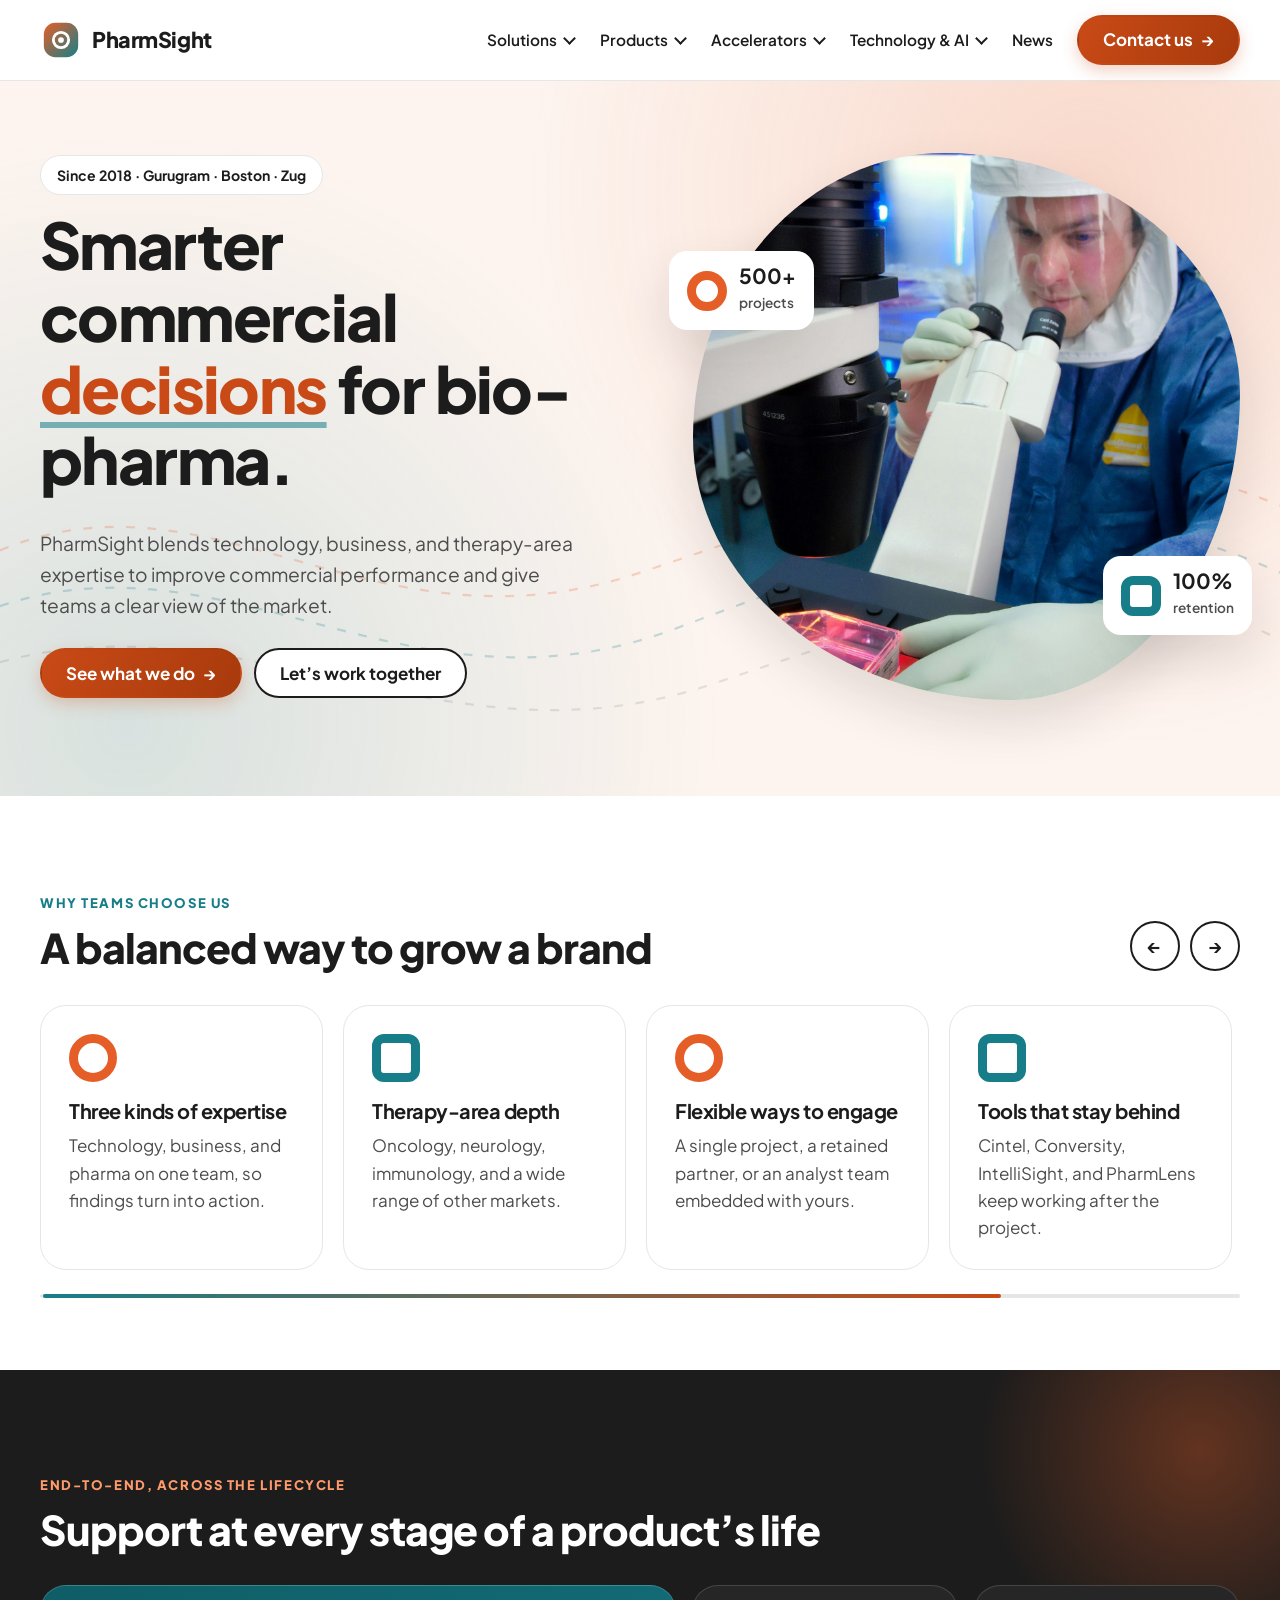
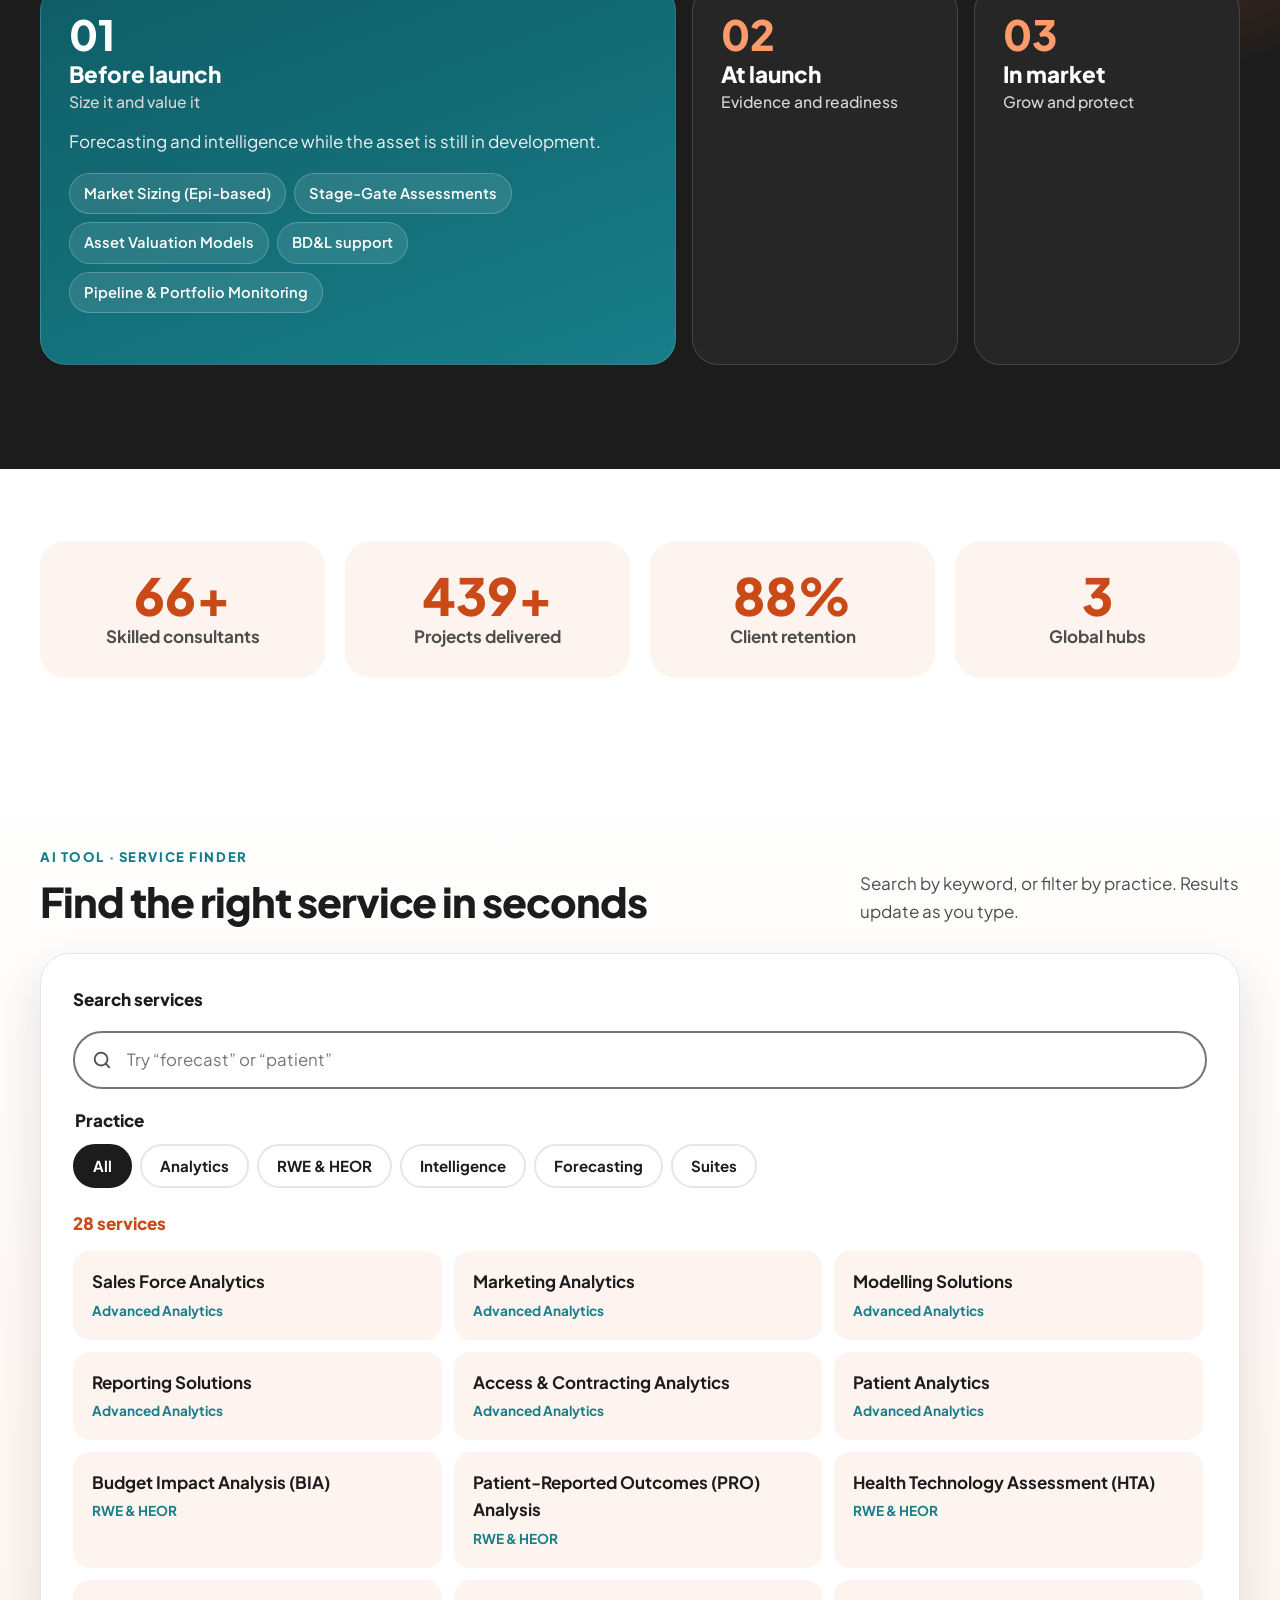
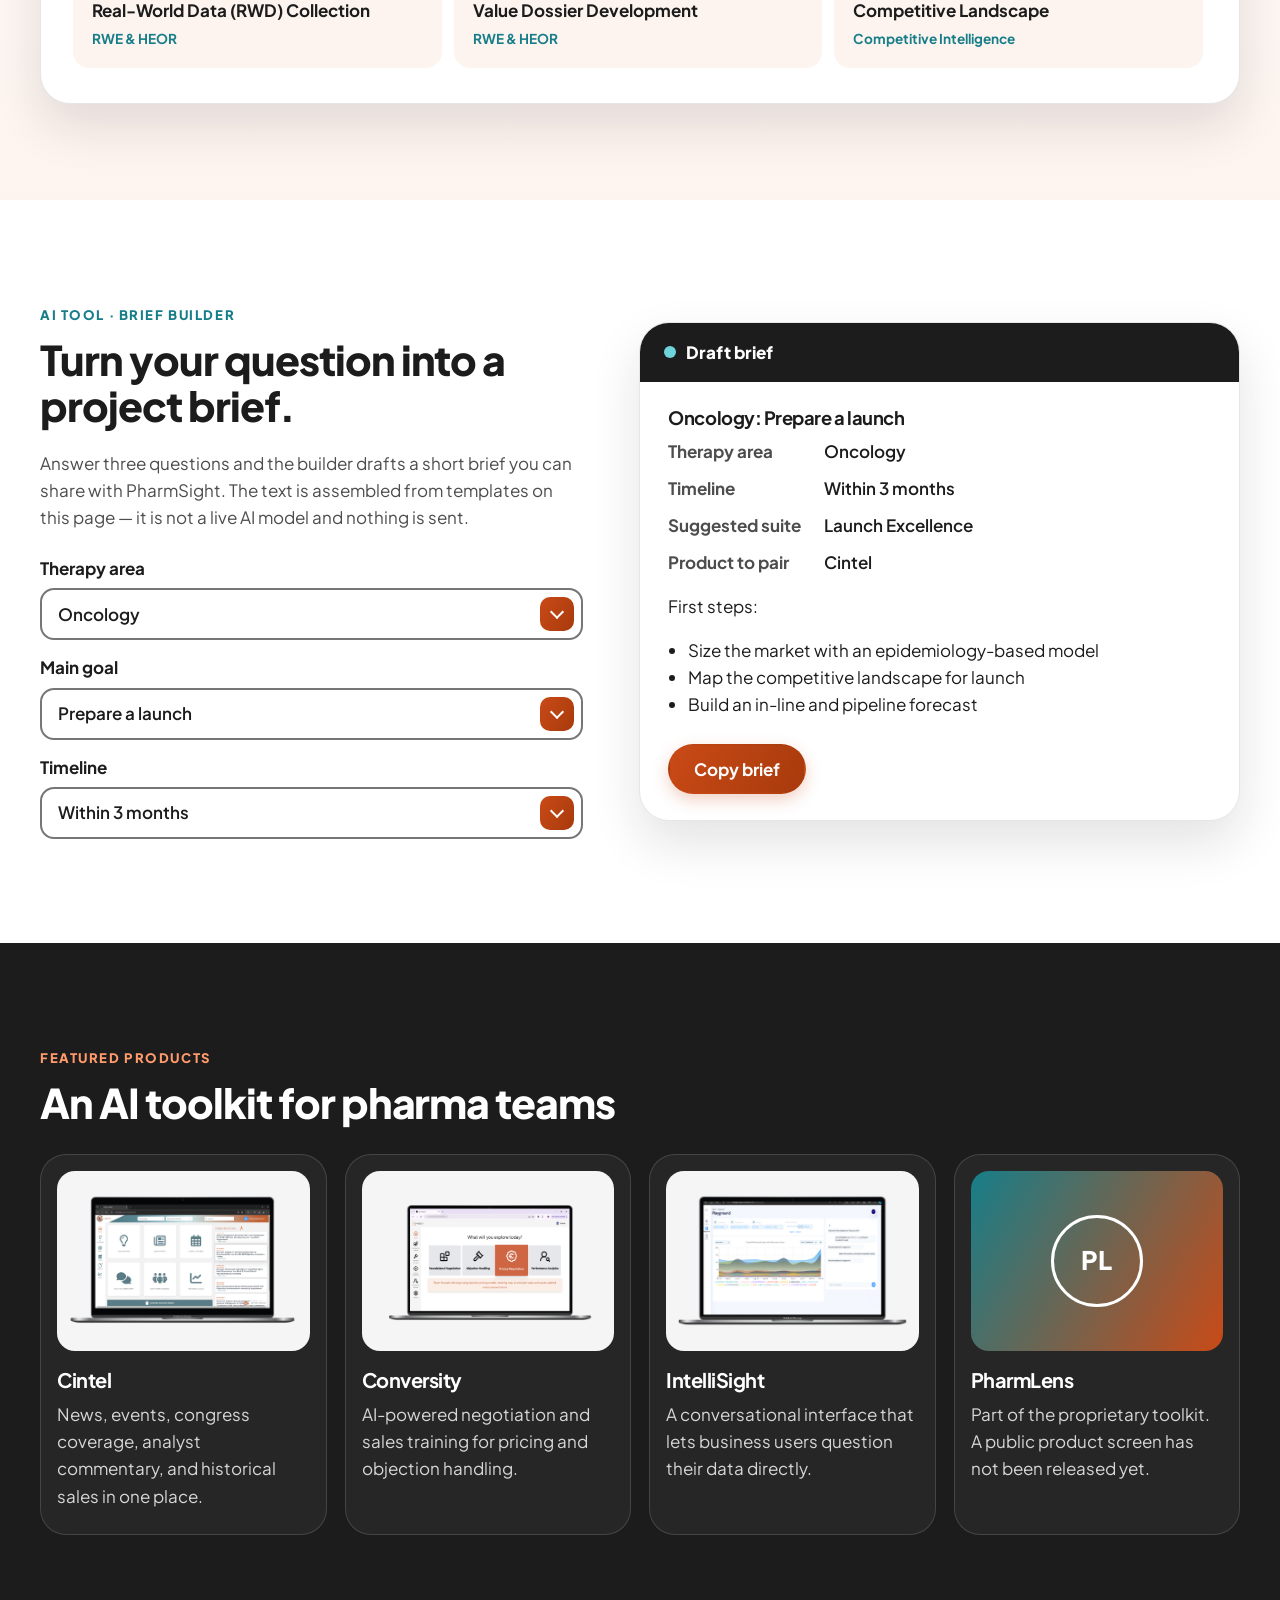
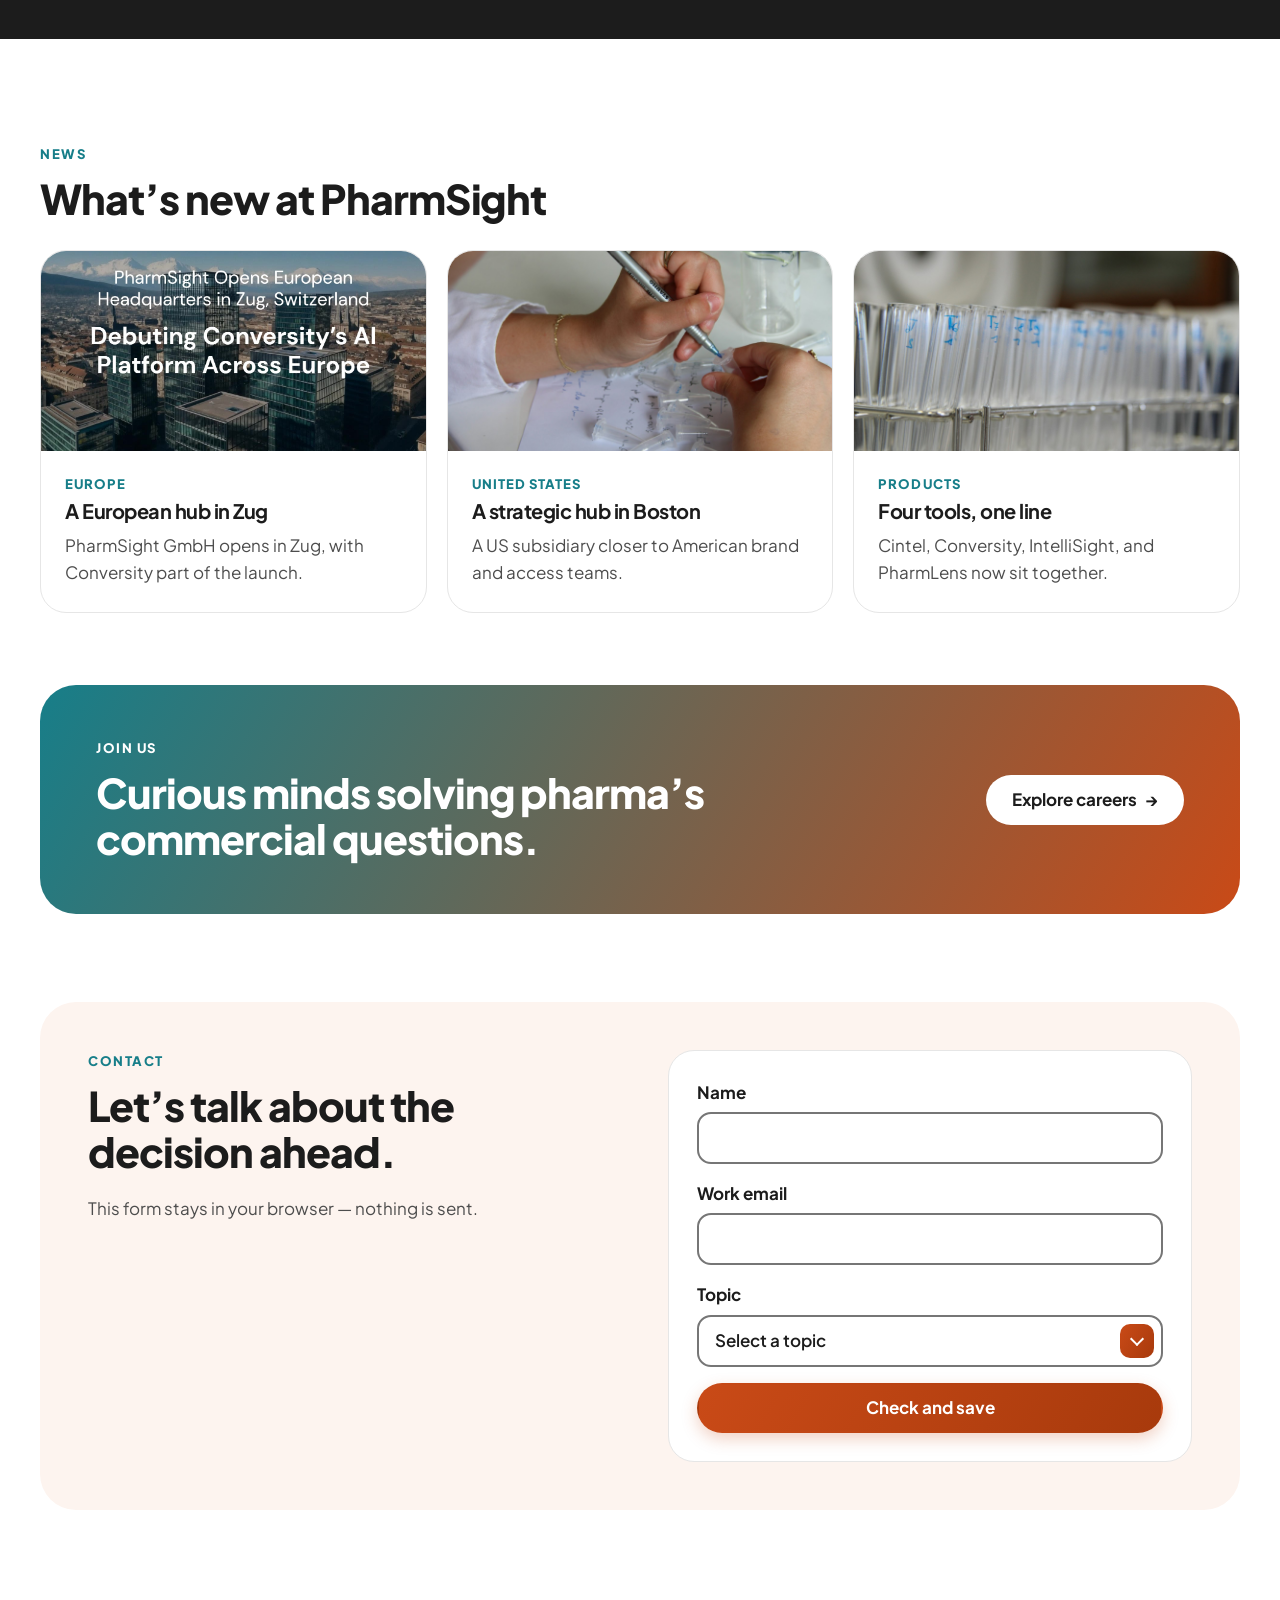
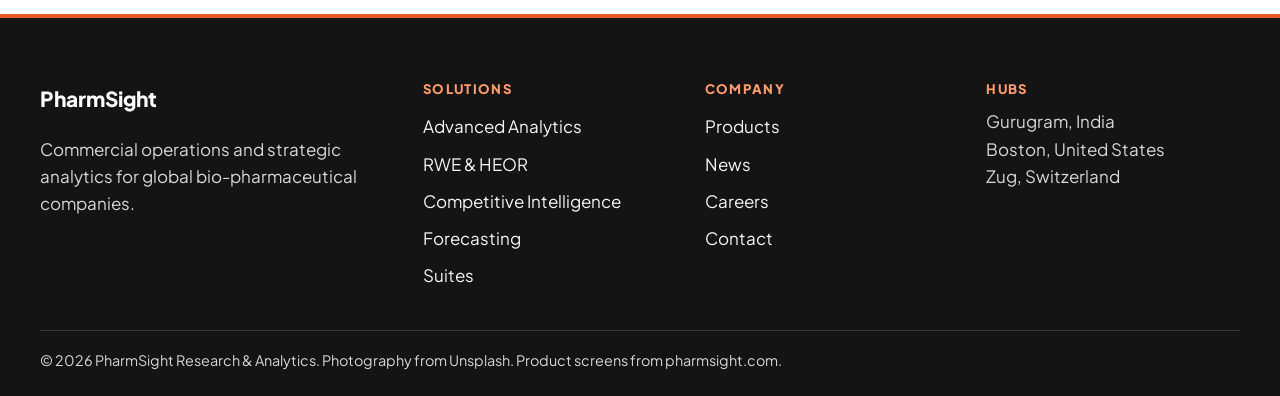
<file: site-v9/index.html>
<!DOCTYPE html>
<html lang="en">
<head>
  <meta charset="UTF-8" />
  <meta name="viewport" content="width=device-width, initial-scale=1" />
  <title>V9 — PharmSight</title>
  <meta name="description" content="PharmSight supports global bio-pharmaceutical companies with analytics, RWE and HEOR, competitive intelligence, forecasting, and the Cintel, Conversity, IntelliSight, and PharmLens AI toolkit." />
  <link rel="preconnect" href="https://fonts.googleapis.com" />
  <link rel="preconnect" href="https://fonts.gstatic.com" crossorigin />
  <link href="https://fonts.googleapis.com/css2?family=Plus+Jakarta+Sans:wght@400;500;600;700;800&display=swap" rel="stylesheet" />
  <link rel="stylesheet" href="styles.css" />
</head>
<body>
  <a class="skip" href="#main">Skip to content</a>

  <header class="header">
    <div class="wrap header-row">
      <a class="logo" href="#top" aria-label="PharmSight home">
        <svg class="mark" viewBox="0 0 44 44" aria-hidden="true">
          <defs><linearGradient id="lg" x1="0" y1="0" x2="1" y2="1"><stop offset="0" stop-color="#e65e27"/><stop offset="1" stop-color="#177e89"/></linearGradient></defs>
          <rect x="4" y="4" width="36" height="36" rx="12" fill="url(#lg)"/>
          <circle cx="22" cy="22" r="8" fill="none" stroke="#fff" stroke-width="3"/>
          <circle cx="22" cy="22" r="3" fill="#fff"/>
        </svg>
        <span class="logo-name">PharmSight</span>
      </a>
      <button class="menu-btn" type="button" aria-expanded="false" aria-controls="primary-nav" data-menu-btn>
        <span class="bars" aria-hidden="true"></span>
        <span class="sr-only" data-menu-label>Open menu</span>
      </button>
      <nav id="primary-nav" class="primary" aria-label="Primary" data-primary>
        <ul>
          <li class="has-menu">
            <button type="button" aria-expanded="false" aria-controls="m-solutions">Solutions</button>
            <ul id="m-solutions" class="submenu" hidden>
              <li><a href="#stages">Advanced Analytics</a></li>
              <li><a href="#stages">RWE &amp; HEOR</a></li>
              <li><a href="#stages">Competitive Intelligence</a></li>
              <li><a href="#stages">Forecasting</a></li>
              <li><a href="#stages">Suites</a></li>
            </ul>
          </li>
          <li class="has-menu">
            <button type="button" aria-expanded="false" aria-controls="m-products">Products</button>
            <ul id="m-products" class="submenu" hidden>
              <li><a href="#products">Cintel</a></li>
              <li><a href="#products">Conversity</a></li>
              <li><a href="#products">IntelliSight</a></li>
              <li><a href="#products">PharmLens</a></li>
            </ul>
          </li>
          <li class="has-menu">
            <button type="button" aria-expanded="false" aria-controls="m-accel">Accelerators</button>
            <ul id="m-accel" class="submenu" hidden>
              <li><a href="#contact">Scope an accelerator</a></li>
            </ul>
          </li>
          <li class="has-menu">
            <button type="button" aria-expanded="false" aria-controls="m-tech">Technology &amp; AI</button>
            <ul id="m-tech" class="submenu" hidden>
              <li><a href="#finder">Service Finder</a></li>
              <li><a href="#brief">Brief Builder</a></li>
            </ul>
          </li>
          <li><a class="nav-link" href="#news">News</a></li>
        </ul>
        <a class="btn btn-grad" href="#contact">Contact us <span aria-hidden="true">→</span></a>
      </nav>
    </div>
  </header>

  <main id="main">
    <section class="hero" id="top" aria-labelledby="hero-title">
      <svg class="hero-waves" viewBox="0 0 1440 640" preserveAspectRatio="none" aria-hidden="true">
        <path d="M0 420 C 240 340 420 520 720 440 S 1200 300 1440 380" />
        <path d="M0 470 C 260 400 460 580 760 490 S 1220 360 1440 440" />
        <path d="M0 520 C 280 460 500 620 800 540 S 1240 420 1440 500" />
      </svg>
      <div class="wrap hero-grid">
        <div class="hero-copy">
          <p class="pill">Since 2018 · Gurugram · Boston · Zug</p>
          <h1 id="hero-title">Smarter commercial <span class="grad-text">decisions</span> for bio-pharma.</h1>
          <p class="lead">PharmSight blends technology, business, and therapy-area expertise to improve commercial performance and give teams a clear view of the market.</p>
          <div class="actions">
            <a class="btn btn-grad" href="#stages">See what we do <span aria-hidden="true">→</span></a>
            <a class="btn btn-outline" href="#contact">Let’s work together</a>
          </div>
        </div>
        <div class="hero-visual">
          <div class="blob">
            <img src="../assets/immersive/lab_microscope.jpg" alt="A researcher in protective gear using a microscope" />
          </div>
          <div class="float-card fc-1" aria-hidden="true"><span class="fc-ico ico-ring"></span><div><strong>500+</strong><span>projects</span></div></div>
          <div class="float-card fc-2" aria-hidden="true"><span class="fc-ico ico-square"></span><div><strong>100%</strong><span>retention</span></div></div>
        </div>
      </div>
    </section>

    <section class="edge wrap" aria-labelledby="edge-title">
      <div class="edge-head">
        <div>
          <p class="eyebrow">Why teams choose us</p>
          <h2 id="edge-title">A balanced way to grow a brand</h2>
        </div>
        <div class="rail-controls">
          <button type="button" class="round" data-rail-prev aria-label="Scroll advantages back">←</button>
          <button type="button" class="round" data-rail-next aria-label="Scroll advantages forward">→</button>
        </div>
      </div>
      <ul class="rail" data-rail tabindex="0" aria-label="Advantages, scrollable">
        <li class="adv"><span class="adv-ico ico-ring" aria-hidden="true"></span><h3>Three kinds of expertise</h3><p>Technology, business, and pharma on one team, so findings turn into action.</p></li>
        <li class="adv"><span class="adv-ico ico-square" aria-hidden="true"></span><h3>Therapy-area depth</h3><p>Oncology, neurology, immunology, and a wide range of other markets.</p></li>
        <li class="adv"><span class="adv-ico ico-ring" aria-hidden="true"></span><h3>Flexible ways to engage</h3><p>A single project, a retained partner, or an analyst team embedded with yours.</p></li>
        <li class="adv"><span class="adv-ico ico-square" aria-hidden="true"></span><h3>Tools that stay behind</h3><p>Cintel, Conversity, IntelliSight, and PharmLens keep working after the project.</p></li>
        <li class="adv"><span class="adv-ico ico-ring" aria-hidden="true"></span><h3>Global, close to clients</h3><p>Hubs in Gurugram, Boston, and Zug, working across time zones.</p></li>
      </ul>
      <div class="rail-progress" aria-hidden="true"><span data-rail-bar></span></div>
    </section>

    <section class="stages" id="stages" aria-labelledby="stages-title">
      <div class="wrap">
        <p class="eyebrow eyebrow-light">End-to-end, across the lifecycle</p>
        <h2 id="stages-title">Support at every stage of a product’s life</h2>
        <div class="stage-row" data-stages>
          <article class="stage is-open">
            <h3>
              <button type="button" aria-expanded="true" aria-controls="st-1" id="stb-1">
                <span class="st-num">01</span><span class="st-title">Before launch</span><span class="st-sub">Size it and value it</span>
              </button>
            </h3>
            <div id="st-1" class="st-body" role="region" aria-labelledby="stb-1">
              <p>Forecasting and intelligence while the asset is still in development.</p>
              <ul><li>Market Sizing (Epi-based)</li><li>Stage-Gate Assessments</li><li>Asset Valuation Models</li><li>BD&amp;L support</li><li>Pipeline &amp; Portfolio Monitoring</li></ul>
            </div>
          </article>
          <article class="stage">
            <h3>
              <button type="button" aria-expanded="false" aria-controls="st-2" id="stb-2">
                <span class="st-num">02</span><span class="st-title">At launch</span><span class="st-sub">Evidence and readiness</span>
              </button>
            </h3>
            <div id="st-2" class="st-body" role="region" aria-labelledby="stb-2" hidden>
              <p>Evidence, landscape, and forecasts brought together for a launch plan.</p>
              <ul><li>Health Technology Assessment (HTA)</li><li>Value Dossier Development</li><li>Budget Impact Analysis (BIA)</li><li>Competitive Landscape</li><li>Launch Excellence</li></ul>
            </div>
          </article>
          <article class="stage">
            <h3>
              <button type="button" aria-expanded="false" aria-controls="st-3" id="stb-3">
                <span class="st-num">03</span><span class="st-title">In market</span><span class="st-sub">Grow and protect</span>
              </button>
            </h3>
            <div id="st-3" class="st-body" role="region" aria-labelledby="stb-3" hidden>
              <p>Analytics that keep an in-line brand growing and its access protected.</p>
              <ul><li>Sales Force Analytics</li><li>Marketing Analytics</li><li>Patient Analytics</li><li>Access &amp; Contracting Analytics</li><li>Commercial Effectiveness</li></ul>
            </div>
          </article>
        </div>
      </div>
    </section>

    <section class="numbers wrap" aria-labelledby="numbers-title">
      <h2 id="numbers-title" class="sr-only">PharmSight in numbers</h2>
      <ul class="num-row">
        <li><strong data-count="75" data-suffix="+">75+</strong><span>Skilled consultants</span></li>
        <li><strong data-count="500" data-suffix="+">500+</strong><span>Projects delivered</span></li>
        <li><strong data-count="100" data-suffix="%">100%</strong><span>Client retention</span></li>
        <li><strong data-count="3">3</strong><span>Global hubs</span></li>
      </ul>
    </section>

    <section class="finder" id="finder" aria-labelledby="finder-title">
      <div class="wrap">
        <div class="finder-head">
          <div>
            <p class="eyebrow">AI tool · Service Finder</p>
            <h2 id="finder-title">Find the right service in seconds</h2>
          </div>
          <p class="muted">Search by keyword, or filter by practice. Results update as you type.</p>
        </div>
        <div class="finder-panel">
          <div class="finder-controls">
            <label for="finder-q" class="finder-label">Search services</label>
            <div class="search">
              <svg viewBox="0 0 24 24" aria-hidden="true"><circle cx="11" cy="11" r="7" fill="none" stroke="currentColor" stroke-width="2"/><path d="m20 20-4-4" stroke="currentColor" stroke-width="2" stroke-linecap="round"/></svg>
              <input id="finder-q" type="search" placeholder="Try “forecast” or “patient”" autocomplete="off" data-finder-q />
            </div>
            <fieldset class="filters">
              <legend>Practice</legend>
              <label><input type="radio" name="practice" value="all" checked /> <span>All</span></label>
              <label><input type="radio" name="practice" value="aa" /> <span>Analytics</span></label>
              <label><input type="radio" name="practice" value="rwe" /> <span>RWE &amp; HEOR</span></label>
              <label><input type="radio" name="practice" value="ci" /> <span>Intelligence</span></label>
              <label><input type="radio" name="practice" value="fc" /> <span>Forecasting</span></label>
              <label><input type="radio" name="practice" value="su" /> <span>Suites</span></label>
            </fieldset>
          </div>
          <p class="finder-count" aria-live="polite" data-finder-count>28 services</p>
          <ul class="results" data-finder-results></ul>
          <p class="finder-empty" data-finder-empty hidden>No services match. Try a shorter word, or choose “All”.</p>
        </div>
      </div>
    </section>

    <section class="brief wrap" id="brief" aria-labelledby="brief-title">
      <div class="brief-grid">
        <div>
          <p class="eyebrow">AI tool · Brief Builder</p>
          <h2 id="brief-title">Turn your question into a project brief.</h2>
          <p class="muted">Answer three questions and the builder drafts a short brief you can share with PharmSight. The text is assembled from templates on this page — it is not a live AI model and nothing is sent.</p>
          <form class="brief-form" data-brief>
            <div class="field">
              <label for="b-area">Therapy area</label>
              <span class="select-wrap"><select id="b-area" name="area">
                <option>Oncology</option><option>Neurology</option><option>Immunology</option><option>Other markets</option>
              </select><span class="select-chev" aria-hidden="true"></span></span>
            </div>
            <div class="field">
              <label for="b-goal">Main goal</label>
              <span class="select-wrap"><select id="b-goal" name="goal">
                <option value="launch">Prepare a launch</option>
                <option value="access">Win or protect access</option>
                <option value="compete">Read the competition</option>
                <option value="grow">Grow an in-line brand</option>
              </select><span class="select-chev" aria-hidden="true"></span></span>
            </div>
            <div class="field">
              <label for="b-time">Timeline</label>
              <span class="select-wrap"><select id="b-time" name="time">
                <option>Within 3 months</option><option>3 to 6 months</option><option>Over 6 months</option>
              </select><span class="select-chev" aria-hidden="true"></span></span>
            </div>
          </form>
        </div>
        <div class="brief-doc">
          <div class="doc-head"><span class="doc-dot" aria-hidden="true"></span>Draft brief</div>
          <div class="doc-body" aria-live="polite" data-brief-out></div>
          <div class="doc-actions">
            <button type="button" class="btn btn-grad" data-brief-copy>Copy brief</button>
            <p class="copy-note" role="status" data-brief-note></p>
          </div>
        </div>
      </div>
    </section>

    <section class="products" id="products" aria-labelledby="products-title">
      <div class="wrap">
        <p class="eyebrow eyebrow-light">Featured products</p>
        <h2 id="products-title">An AI toolkit for pharma teams</h2>
        <div class="prod-grid">
          <article class="prod">
            <div class="prod-img"><img src="../assets/immersive/product1.png" alt="Cintel showing news, events, congress data, and analyst commentary" /></div>
            <h3>Cintel</h3>
            <p>News, events, congress coverage, analyst commentary, and historical sales in one place.</p>
          </article>
          <article class="prod">
            <div class="prod-img"><img src="../assets/immersive/conversity.png" alt="Conversity showing negotiation training modules" /></div>
            <h3>Conversity</h3>
            <p>AI-powered negotiation and sales training for pricing and objection handling.</p>
          </article>
          <article class="prod">
            <div class="prod-img"><img src="../assets/immersive/product2.png" alt="IntelliSight conversational analytics with a chart and chat panel" /></div>
            <h3>IntelliSight</h3>
            <p>A conversational interface that lets business users question their data directly.</p>
          </article>
          <article class="prod">
            <div class="prod-img prod-lens" aria-hidden="true"><span>PL</span></div>
            <h3>PharmLens</h3>
            <p>Part of the proprietary toolkit. A public product screen has not been released yet.</p>
          </article>
        </div>
      </div>
    </section>

    <section class="news wrap" id="news" aria-labelledby="news-title">
      <p class="eyebrow">News</p>
      <h2 id="news-title">What’s new at PharmSight</h2>
      <div class="news-grid">
        <article class="news-card">
          <img src="../assets/immersive/zug_6.jpg" alt="" />
          <div><p class="n-tag">Europe</p><h3>A European hub in Zug</h3><p>PharmSight GmbH opens in Zug, with Conversity part of the launch.</p></div>
        </article>
        <article class="news-card">
          <img src="../assets/immersive/lab_writing.jpg" alt="" />
          <div><p class="n-tag">United States</p><h3>A strategic hub in Boston</h3><p>A US subsidiary closer to American brand and access teams.</p></div>
        </article>
        <article class="news-card">
          <img src="../assets/immersive/lab_tubes.jpg" alt="" />
          <div><p class="n-tag">Products</p><h3>Four tools, one line</h3><p>Cintel, Conversity, IntelliSight, and PharmLens now sit together.</p></div>
        </article>
      </div>
    </section>

    <section class="join wrap" aria-labelledby="join-title">
      <div class="join-band">
        <div>
          <p class="eyebrow eyebrow-light">Join us</p>
          <h2 id="join-title">Curious minds solving pharma’s commercial questions.</h2>
        </div>
        <a class="btn btn-white" href="#contact">Explore careers <span aria-hidden="true">→</span></a>
      </div>
    </section>

    <section class="contact wrap" id="contact" aria-labelledby="contact-title">
      <div class="contact-grid">
        <div>
          <p class="eyebrow">Contact</p>
          <h2 id="contact-title">Let’s talk about the decision ahead.</h2>
          <p class="muted">This form stays in your browser — nothing is sent.</p>
        </div>
        <form class="form" data-form novalidate>
          <div class="form-alert" role="alert" data-form-alert hidden></div>
          <div class="field">
            <label for="f-name">Name</label>
            <input id="f-name" name="name" autocomplete="name" required aria-describedby="f-name-err" />
            <p id="f-name-err" class="err" hidden></p>
          </div>
          <div class="field">
            <label for="f-email">Work email</label>
            <input id="f-email" name="email" type="email" autocomplete="email" required aria-describedby="f-email-err" />
            <p id="f-email-err" class="err" hidden></p>
          </div>
          <div class="field">
            <label for="f-topic">Topic</label>
            <span class="select-wrap"><select id="f-topic" name="topic" required aria-describedby="f-topic-err">
              <option value="">Select a topic</option>
              <option>Solutions</option><option>Product demo</option><option>Careers</option><option>Partnership</option>
            </select><span class="select-chev" aria-hidden="true"></span></span>
            <p id="f-topic-err" class="err" hidden></p>
          </div>
          <button class="btn btn-grad" type="submit">Check and save</button>
          <p class="ok" role="status" data-form-ok hidden>Saved on this page only. Nothing was sent.</p>
        </form>
      </div>
    </section>
  </main>

  <footer class="footer">
    <div class="wrap footer-grid">
      <div>
        <p class="footer-brand">PharmSight</p>
        <p>Commercial operations and strategic analytics for global bio-pharmaceutical companies.</p>
      </div>
      <nav aria-label="Solutions">
        <h2>Solutions</h2>
        <a href="#stages">Advanced Analytics</a>
        <a href="#stages">RWE &amp; HEOR</a>
        <a href="#stages">Competitive Intelligence</a>
        <a href="#stages">Forecasting</a>
        <a href="#stages">Suites</a>
      </nav>
      <nav aria-label="Company">
        <h2>Company</h2>
        <a href="#products">Products</a>
        <a href="#news">News</a>
        <a href="#contact">Careers</a>
        <a href="#contact">Contact</a>
      </nav>
      <div>
        <h2>Hubs</h2>
        <p>Gurugram, India<br />Boston, United States<br />Zug, Switzerland</p>
      </div>
    </div>
    <p class="wrap legal">© 2026 PharmSight Research &amp; Analytics. Photography from Unsplash. Product screens from pharmsight.com.</p>
  </footer>
  <script src="app.js"></script></body>
</html>
</file>
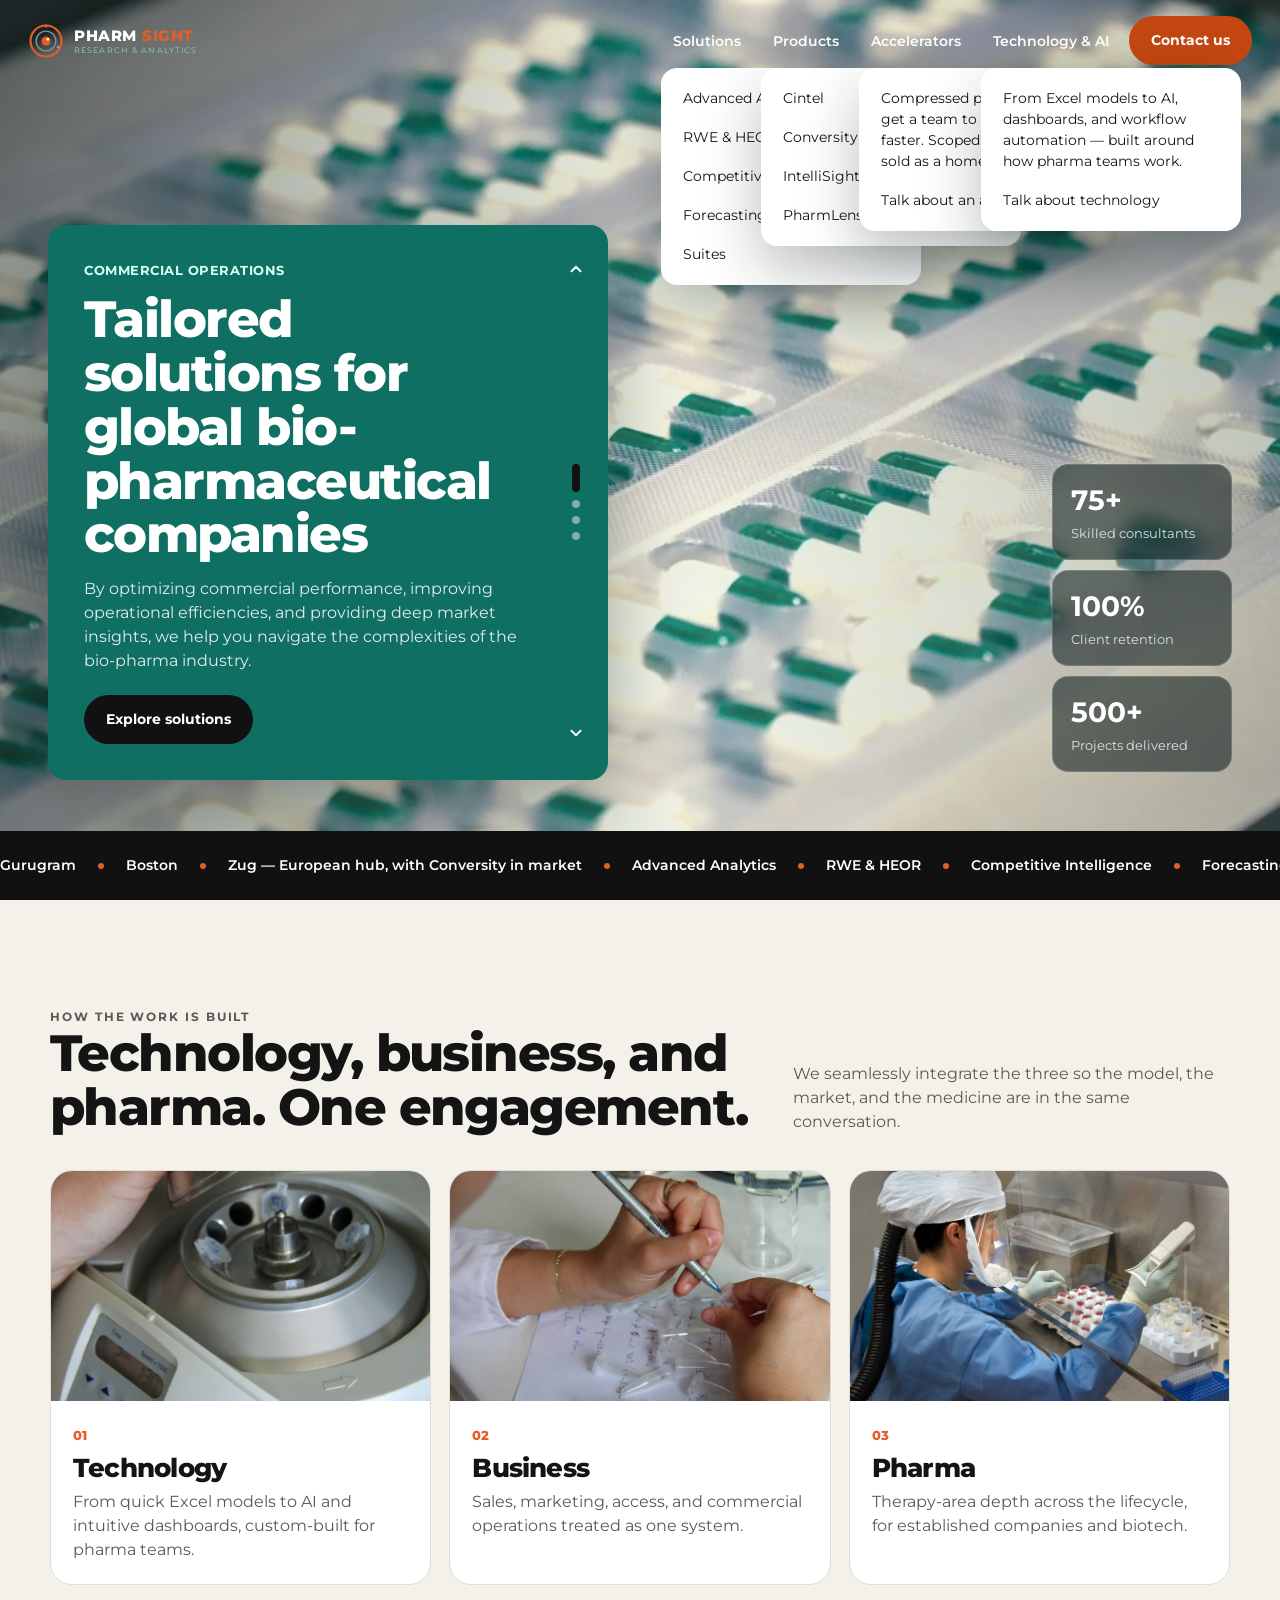
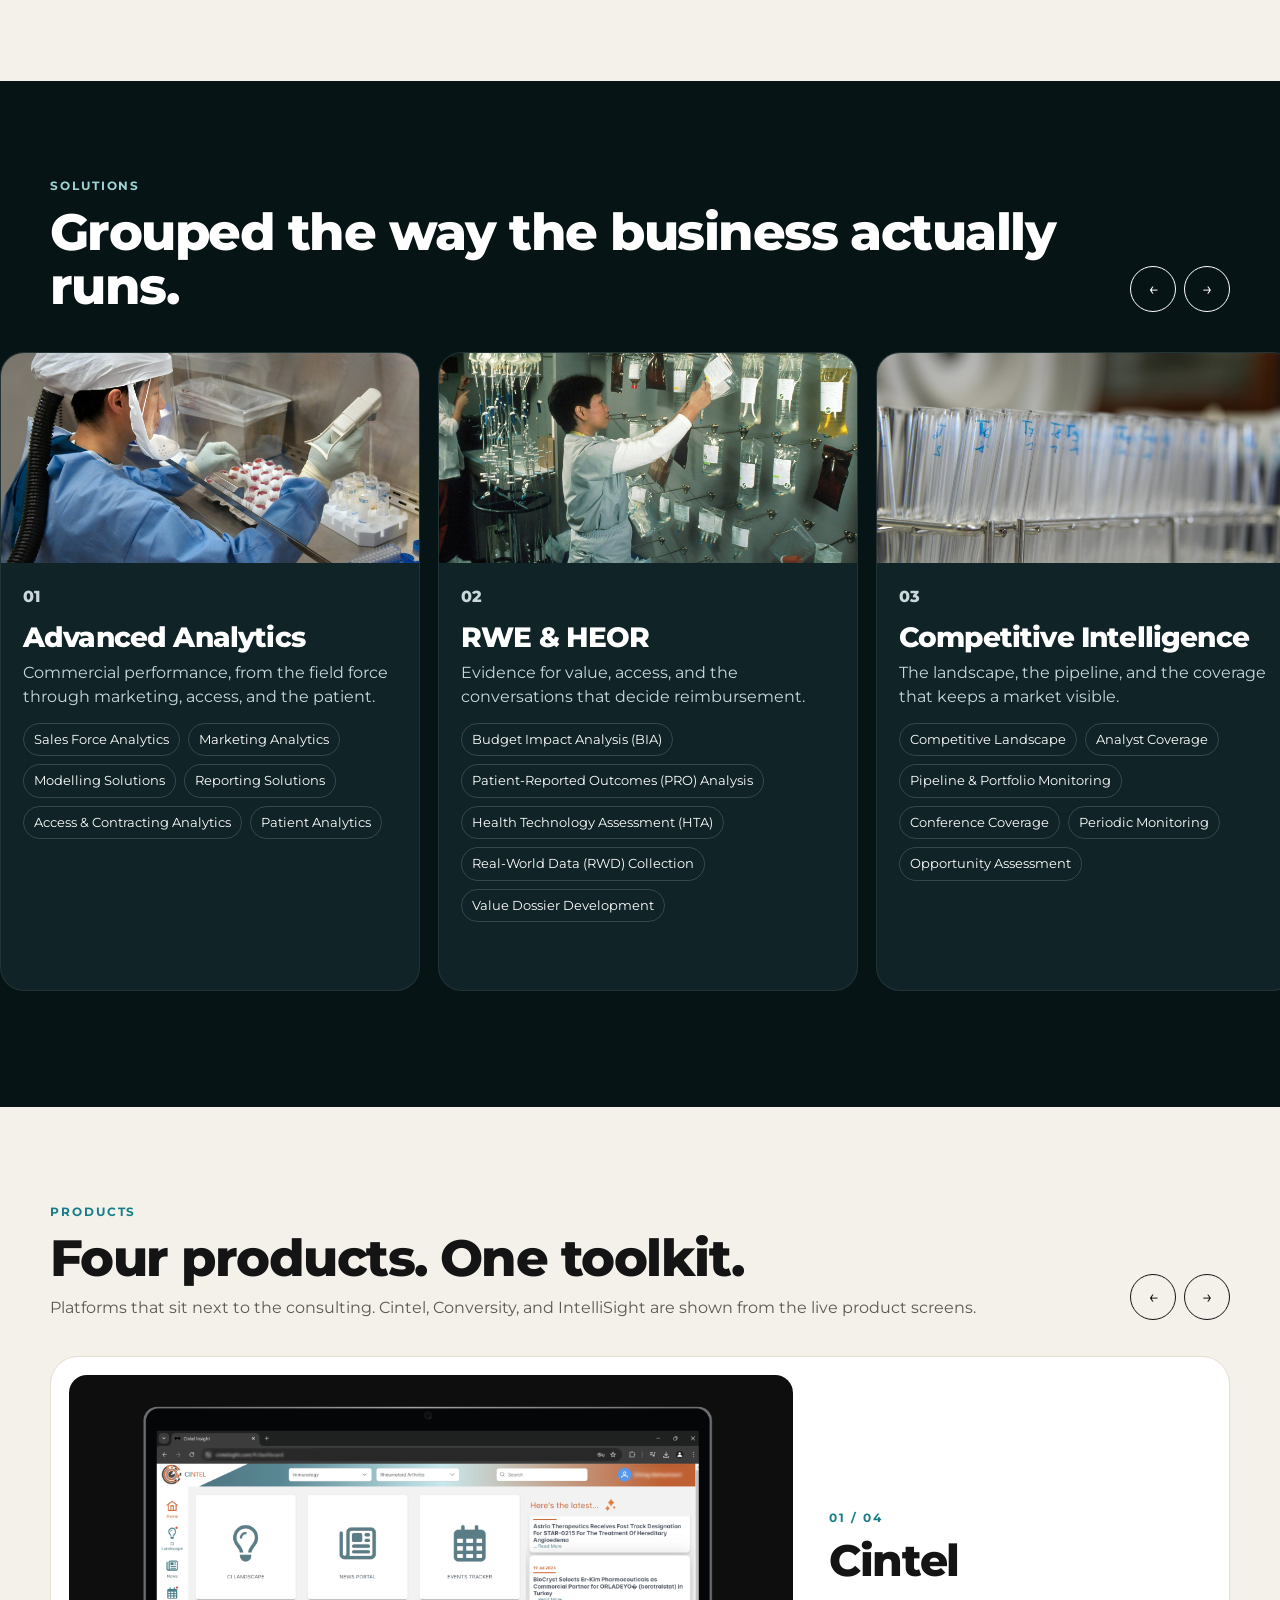
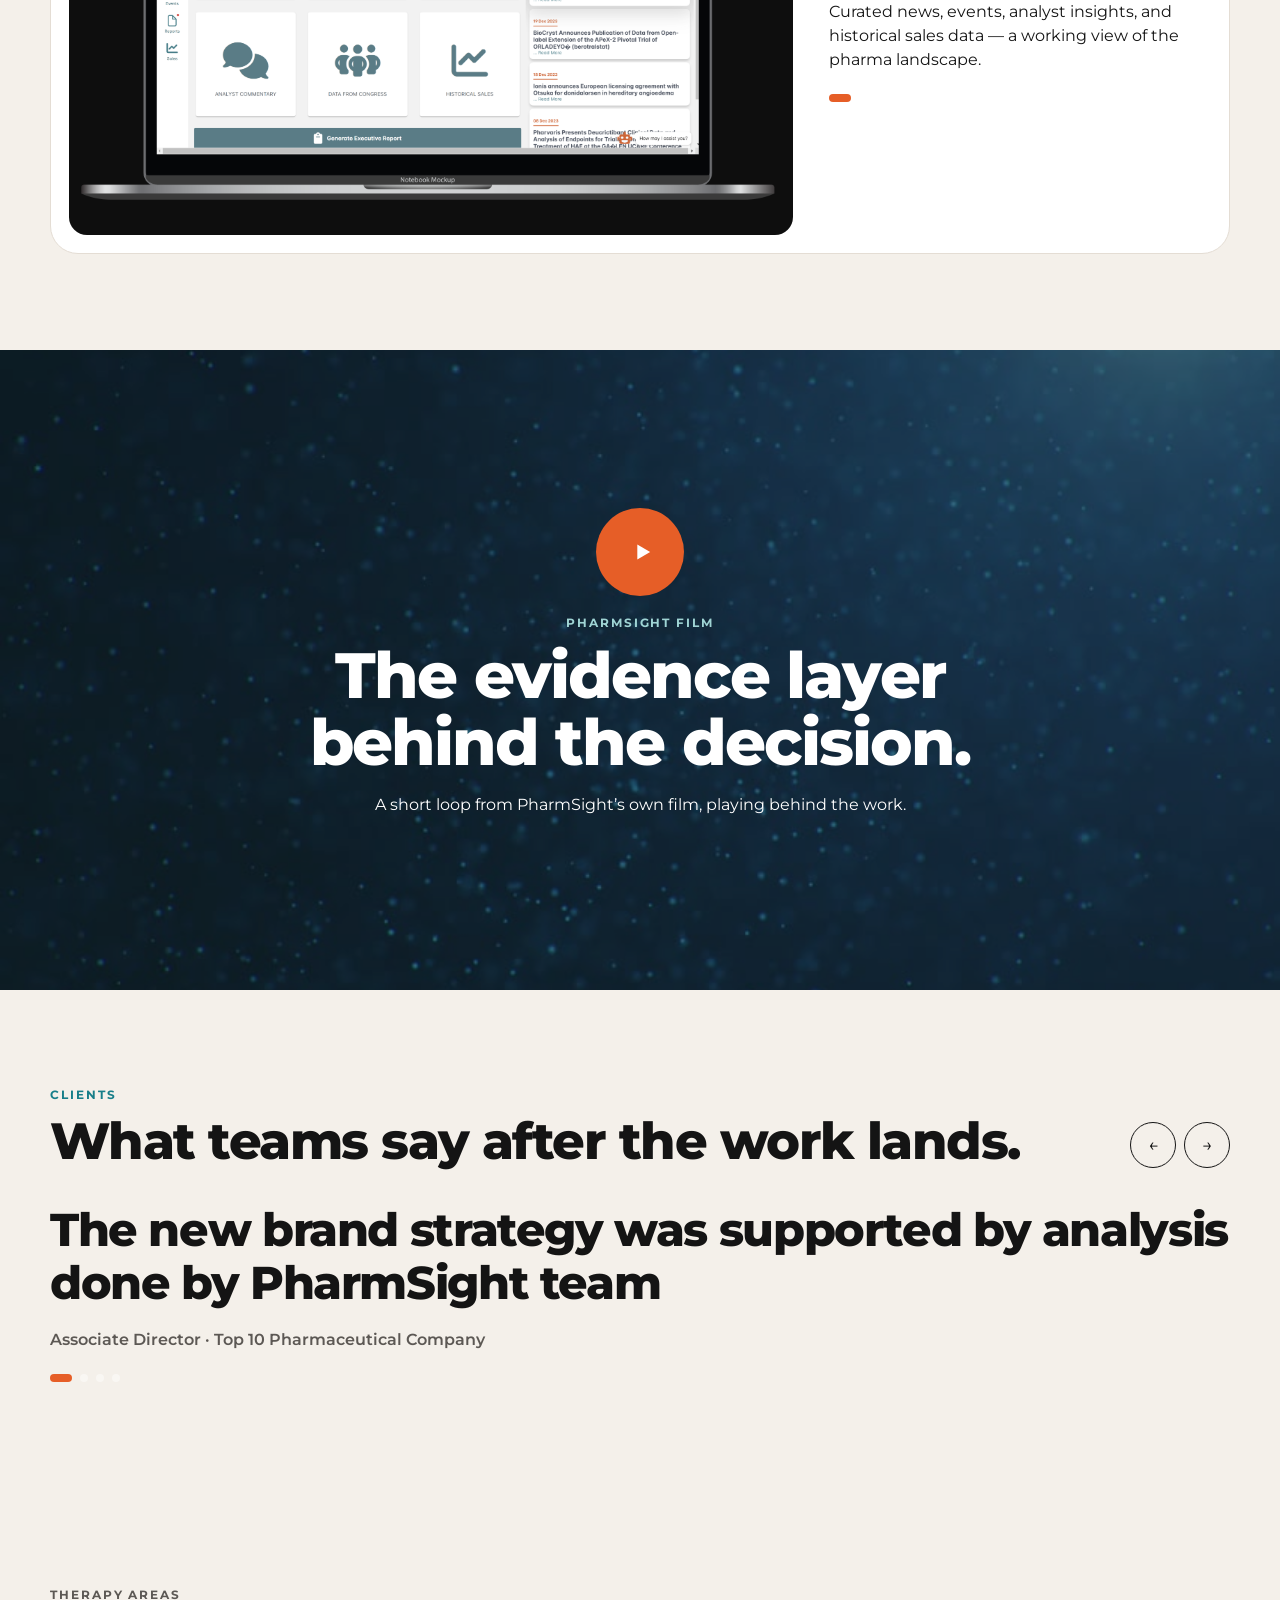
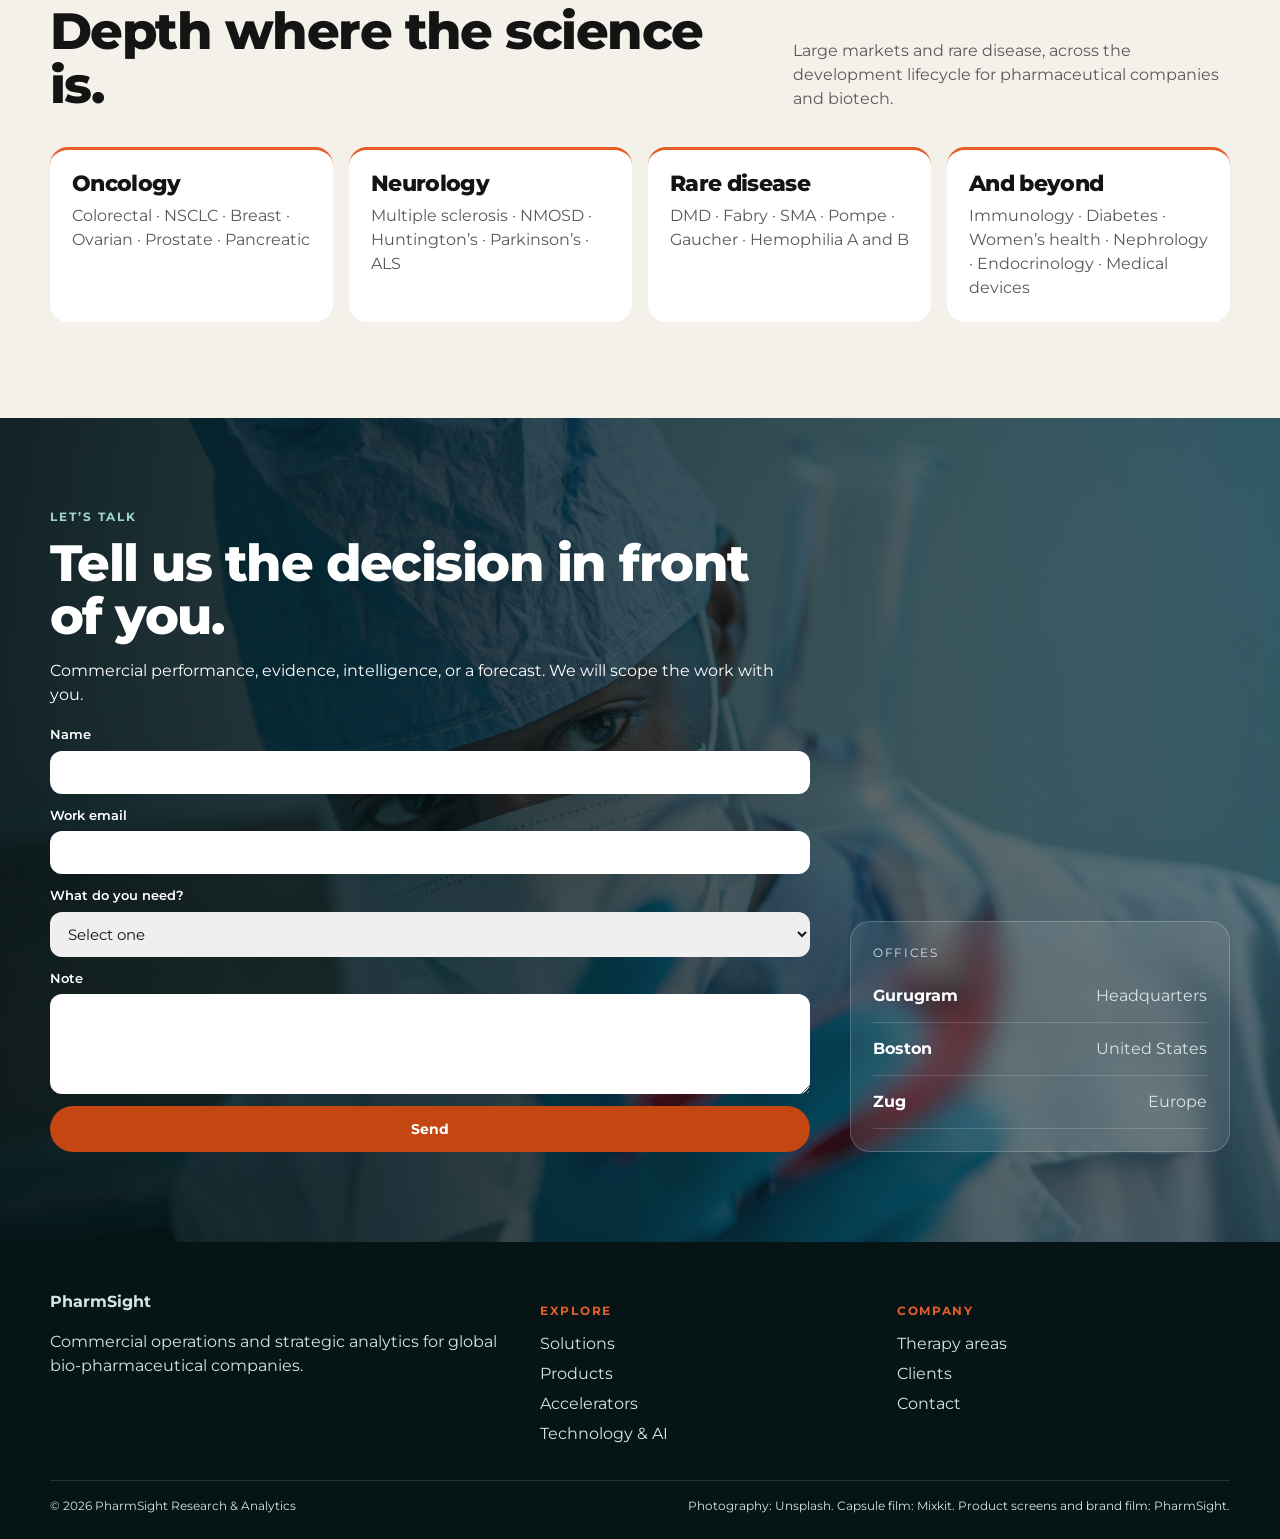
<file: site/index.html>
<!DOCTYPE html>
<html lang="en">
<head>
  <meta charset="UTF-8" />
  <meta name="viewport" content="width=device-width, initial-scale=1" />
  <title>V1 — PharmSight</title>
  <meta name="description" content="PharmSight helps global bio-pharmaceutical companies with advanced analytics, RWE and HEOR, competitive intelligence, forecasting, and an AI product toolkit." />
  <link rel="preconnect" href="https://fonts.googleapis.com" />
  <link rel="preconnect" href="https://fonts.gstatic.com" crossorigin />
  <link href="https://fonts.googleapis.com/css2?family=Montserrat:wght@400;500;600;700;800&display=swap" rel="stylesheet" />
  <link rel="stylesheet" href="styles.css" />
</head>
<body>
  <a class="skip" href="#main">Skip to content</a>

  <header class="nav" data-nav>
    <a class="logo" href="#top" aria-label="PharmSight home">
      <svg class="mark" viewBox="0 0 40 40" aria-hidden="true">
        <circle cx="20" cy="20" r="17.2" fill="none" stroke="#E65E27" stroke-width="2.4"/>
        <circle cx="20" cy="20" r="11" fill="none" stroke="#8d8d8d" stroke-width="1.6"/>
        <circle cx="20" cy="20" r="5" fill="#E65E27"/>
        <circle cx="22.1" cy="18.1" r="1.45" fill="#fff"/>
        <circle cx="20" cy="3.3" r="1.7" fill="#E65E27"/>
        <circle cx="33.4" cy="26.8" r="1.6" fill="#9a9a9a"/>
      </svg>
      <span class="word">
        <span class="word-main"><b>PHARM</b><b class="sight">SIGHT</b></span>
        <span class="word-sub">Research &amp; Analytics</span>
      </span>
    </a>

    <button class="nav-toggle" type="button" aria-expanded="false" aria-controls="menu" data-nav-toggle>
      <span></span><span></span><span></span>
      <span class="sr">Menu</span>
    </button>

    <nav id="menu" class="menu" data-menu>
      <div class="drop">
        <button type="button" class="drop-btn" aria-expanded="false">Solutions</button>
        <div class="drop-panel" hidden>
          <a href="#solutions">Advanced Analytics</a>
          <a href="#solutions">RWE &amp; HEOR</a>
          <a href="#solutions">Competitive Intelligence</a>
          <a href="#solutions">Forecasting</a>
          <a href="#solutions">Suites</a>
        </div>
      </div>
      <div class="drop">
        <button type="button" class="drop-btn" aria-expanded="false">Products</button>
        <div class="drop-panel" hidden>
          <a href="#products">Cintel</a>
          <a href="#products">Conversity</a>
          <a href="#products">IntelliSight</a>
          <a href="#products">PharmLens</a>
        </div>
      </div>
      <div class="drop">
        <button type="button" class="drop-btn" aria-expanded="false">Accelerators</button>
        <div class="drop-panel" hidden>
          <p>Compressed programs that get a team to a decision faster. Scoped with you, not sold as a homepage brochure.</p>
          <a href="#contact">Talk about an accelerator</a>
        </div>
      </div>
      <div class="drop">
        <button type="button" class="drop-btn" aria-expanded="false">Technology &amp; AI</button>
        <div class="drop-panel" hidden>
          <p>From Excel models to AI, dashboards, and workflow automation — built around how pharma teams work.</p>
          <a href="#contact">Talk about technology</a>
        </div>
      </div>
      <a class="btn btn-solid nav-cta" href="#contact">Contact us</a>
    </nav>
  </header>

  <main id="main">
    <section class="hero" id="top" data-hero>
      <div class="hero-media" aria-hidden="true">
        <div class="hero-slide is-active" data-slide>
          <video class="hero-video" muted loop playsinline poster="../assets/immersive/capsules_frame.jpg">
            <source src="../assets/immersive/capsules.mp4" type="video/mp4" />
          </video>
        </div>
        <div class="hero-slide" data-slide>
          <img src="../assets/immersive/lab_microscope.jpg" alt="" />
        </div>
        <div class="hero-slide" data-slide>
          <img src="../assets/immersive/lab_pipette.jpg" alt="" />
        </div>
        <div class="hero-slide" data-slide>
          <img src="../assets/immersive/lab_mask.jpg" alt="" />
        </div>
      </div>
      <div class="hero-shade"></div>

      <div class="hero-layout">
        <article class="hero-card" aria-live="polite">
          <p class="kicker" data-hero-kicker>Commercial operations</p>
          <h1 data-hero-title>Tailored solutions for global bio-pharmaceutical companies</h1>
          <p class="lede" data-hero-body>By optimizing commercial performance, improving operational efficiencies, and providing deep market insights, we help you navigate the complexities of the bio-pharma industry.</p>
          <a class="btn btn-dark" data-hero-link href="#solutions">Explore solutions</a>
          <div class="hero-controls">
            <button type="button" class="vbtn" data-hero-prev aria-label="Previous slide">
              <svg viewBox="0 0 16 16" aria-hidden="true"><path d="M4 10l4-4 4 4" fill="none" stroke="currentColor" stroke-width="1.7" stroke-linecap="round" stroke-linejoin="round"/></svg>
            </button>
            <div class="vdots" data-hero-dots role="tablist" aria-label="Hero slides"></div>
            <button type="button" class="vbtn" data-hero-next aria-label="Next slide">
              <svg viewBox="0 0 16 16" aria-hidden="true"><path d="M4 6l4 4 4-4" fill="none" stroke="currentColor" stroke-width="1.7" stroke-linecap="round" stroke-linejoin="round"/></svg>
            </button>
          </div>
        </article>

        <aside class="hero-stats">
          <div><strong>75+</strong><span>Skilled consultants</span></div>
          <div><strong>100%</strong><span>Client retention</span></div>
          <div><strong>500+</strong><span>Projects delivered</span></div>
        </aside>
      </div>

      <div class="ticker">
        <div class="ticker-track">
          <span>Gurugram</span><i></i>
          <span>Boston</span><i></i>
          <span>Zug — European hub, with Conversity in market</span><i></i>
          <span>Advanced Analytics</span><i></i>
          <span>RWE &amp; HEOR</span><i></i>
          <span>Competitive Intelligence</span><i></i>
          <span>Forecasting</span><i></i>
          <span>Cintel</span><i></i>
          <span>Conversity</span><i></i>
          <span>IntelliSight</span><i></i>
          <span>PharmLens</span><i></i>
          <span>Gurugram</span><i></i>
          <span>Boston</span><i></i>
          <span>Zug — European hub, with Conversity in market</span><i></i>
          <span>Advanced Analytics</span><i></i>
          <span>RWE &amp; HEOR</span><i></i>
          <span>Competitive Intelligence</span><i></i>
          <span>Forecasting</span><i></i>
          <span>Cintel</span><i></i>
          <span>Conversity</span><i></i>
          <span>IntelliSight</span><i></i>
          <span>PharmLens</span><i></i>
        </div>
        <a class="btn btn-lime" href="#film">Watch the film</a>
      </div>
    </section>

    <section class="band" id="approach">
      <div class="wrap split-head">
        <div>
          <p class="eyebrow">How the work is built</p>
          <h2>Technology, business, and pharma. One engagement.</h2>
        </div>
        <p>We seamlessly integrate the three so the model, the market, and the medicine are in the same conversation.</p>
      </div>
      <div class="trio wrap">
        <article>
          <img src="../assets/immersive/lab_centrifuge.jpg" alt="A researcher loading a laboratory centrifuge" />
          <div>
            <span>01</span>
            <h3>Technology</h3>
            <p>From quick Excel models to AI and intuitive dashboards, custom-built for pharma teams.</p>
          </div>
        </article>
        <article>
          <img src="../assets/immersive/lab_writing.jpg" alt="A scientist recording results beside racks of sample tubes" />
          <div>
            <span>02</span>
            <h3>Business</h3>
            <p>Sales, marketing, access, and commercial operations treated as one system.</p>
          </div>
        </article>
        <article>
          <img src="../assets/immersive/lab_scientist.jpg" alt="Scientists working together inside a laboratory" />
          <div>
            <span>03</span>
            <h3>Pharma</h3>
            <p>Therapy-area depth across the lifecycle, for established companies and biotech.</p>
          </div>
        </article>
      </div>
    </section>

    <section class="band band-ink" id="solutions">
      <div class="wrap carousel-head">
        <div>
          <p class="eyebrow eyebrow-light">Solutions</p>
          <h2>Grouped the way the business actually runs.</h2>
        </div>
        <div class="carousel-nav">
          <button type="button" data-prev="solutions" aria-label="Previous solution">←</button>
          <button type="button" data-next="solutions" aria-label="Next solution">→</button>
        </div>
      </div>
      <div class="rail" data-rail="solutions" tabindex="0" aria-label="Solution practices">
        <article class="sol-card">
          <img src="../assets/immersive/lab_scientist.jpg" alt="Laboratory scientists at the bench" />
          <div class="sol-body">
            <p class="num">01</p>
            <h3>Advanced Analytics</h3>
            <p>Commercial performance, from the field force through marketing, access, and the patient.</p>
            <ul>
              <li>Sales Force Analytics</li>
              <li>Marketing Analytics</li>
              <li>Modelling Solutions</li>
              <li>Reporting Solutions</li>
              <li>Access &amp; Contracting Analytics</li>
              <li>Patient Analytics</li>
            </ul>
          </div>
        </article>
        <article class="sol-card">
          <img src="../assets/immersive/lab_iv.jpg" alt="A clinician arranging IV bags" />
          <div class="sol-body">
            <p class="num">02</p>
            <h3>RWE &amp; HEOR</h3>
            <p>Evidence for value, access, and the conversations that decide reimbursement.</p>
            <ul>
              <li>Budget Impact Analysis (BIA)</li>
              <li>Patient-Reported Outcomes (PRO) Analysis</li>
              <li>Health Technology Assessment (HTA)</li>
              <li>Real-World Data (RWD) Collection</li>
              <li>Value Dossier Development</li>
            </ul>
          </div>
        </article>
        <article class="sol-card">
          <img src="../assets/immersive/lab_tubes.jpg" alt="Rows of labeled test tubes in a rack" />
          <div class="sol-body">
            <p class="num">03</p>
            <h3>Competitive Intelligence</h3>
            <p>The landscape, the pipeline, and the coverage that keeps a market visible.</p>
            <ul>
              <li>Competitive Landscape</li>
              <li>Analyst Coverage</li>
              <li>Pipeline &amp; Portfolio Monitoring</li>
              <li>Conference Coverage</li>
              <li>Periodic Monitoring</li>
              <li>Opportunity Assessment</li>
            </ul>
          </div>
        </article>
        <article class="sol-card">
          <img src="../assets/immersive/lab_bottle.jpg" alt="Glass laboratory bottles on a bench" />
          <div class="sol-body">
            <p class="num">04</p>
            <h3>Forecasting</h3>
            <p>In-line and pipeline views for investment, launch, valuation, and supply.</p>
            <ul>
              <li>In-line &amp; Pipeline Forecast</li>
              <li>Business Development &amp; Licensing (BD&amp;L)</li>
              <li>Stage-Gate Assessments</li>
              <li>Market Sizing (Epi-based)</li>
              <li>Statistical Forecast Models</li>
              <li>Asset Valuation Models</li>
              <li>Supply Chain Management</li>
            </ul>
          </div>
        </article>
        <article class="sol-card">
          <img src="../assets/immersive/lab_pipette.jpg" alt="A scientist pipetting samples into tubes" />
          <div class="sol-body">
            <p class="num">05</p>
            <h3>Suites</h3>
            <p>Cross-practice programs organized around an outcome, not a single analysis.</p>
            <ul>
              <li>Launch Excellence</li>
              <li>Commercial Effectiveness</li>
              <li>Market Intelligence</li>
              <li>Access Strategy &amp; Landscape</li>
            </ul>
          </div>
        </article>
      </div>
    </section>

    <section class="band" id="products">
      <div class="wrap carousel-head">
        <div>
          <p class="eyebrow">Products</p>
          <h2>Four products. One toolkit.</h2>
          <p class="sub">Platforms that sit next to the consulting. Cintel, Conversity, and IntelliSight are shown from the live product screens.</p>
        </div>
        <div class="carousel-nav">
          <button type="button" data-prev="products" aria-label="Previous product">←</button>
          <button type="button" data-next="products" aria-label="Next product">→</button>
        </div>
      </div>
      <div class="product-stage wrap">
        <div class="product-view" data-product-view>
          <figure>
            <img data-product-img src="../assets/immersive/product1.png" alt="Cintel dashboard on a laptop, showing landscape, news, events, and analyst commentary" />
          </figure>
          <div class="product-copy">
            <p class="eyebrow" data-product-index>01 / 04</p>
            <h3 data-product-name>Cintel</h3>
            <p data-product-body>Curated news, events, analyst insights, and historical sales data — a working view of the pharma landscape.</p>
            <div class="pdots" data-product-dots role="tablist" aria-label="Products"></div>
          </div>
        </div>
      </div>
    </section>

    <section class="film" id="film">
      <video class="film-video" muted loop playsinline poster="../assets/immersive/hero_2.jpg" data-film>
        <source src="../assets/immersive/hero.mp4" type="video/mp4" />
      </video>
      <div class="film-shade"></div>
      <div class="film-copy">
        <button class="play" type="button" data-play aria-pressed="false">
          <svg viewBox="0 0 24 24" aria-hidden="true"><path d="M8 5.5v13l11-6.5L8 5.5z" fill="currentColor"/></svg>
          <span>Play film</span>
        </button>
        <p class="eyebrow eyebrow-light">PharmSight film</p>
        <h2>The evidence layer behind the decision.</h2>
        <p>A short loop from PharmSight’s own film, playing behind the work.</p>
      </div>
    </section>

    <section class="band quotes" id="clients">
      <div class="wrap carousel-head">
        <div>
          <p class="eyebrow">Clients</p>
          <h2>What teams say after the work lands.</h2>
        </div>
        <div class="carousel-nav">
          <button type="button" data-quote-prev aria-label="Previous quote">←</button>
          <button type="button" data-quote-next aria-label="Next quote">→</button>
        </div>
      </div>
      <div class="wrap quote-frame">
        <blockquote data-quote>
          <p data-quote-text>The new brand strategy was supported by analysis done by PharmSight team</p>
          <footer data-quote-who>Associate Director · Top 10 Pharmaceutical Company</footer>
        </blockquote>
        <div class="pdots" data-quote-dots role="tablist" aria-label="Client quotes"></div>
      </div>
    </section>

    <section class="band therapy" id="therapy">
      <div class="wrap split-head">
        <div>
          <p class="eyebrow">Therapy areas</p>
          <h2>Depth where the science is.</h2>
        </div>
        <p>Large markets and rare disease, across the development lifecycle for pharmaceutical companies and biotech.</p>
      </div>
      <div class="areas wrap">
        <article>
          <h3>Oncology</h3>
          <p>Colorectal · NSCLC · Breast · Ovarian · Prostate · Pancreatic</p>
        </article>
        <article>
          <h3>Neurology</h3>
          <p>Multiple sclerosis · NMOSD · Huntington’s · Parkinson’s · ALS</p>
        </article>
        <article>
          <h3>Rare disease</h3>
          <p>DMD · Fabry · SMA · Pompe · Gaucher · Hemophilia A and B</p>
        </article>
        <article>
          <h3>And beyond</h3>
          <p>Immunology · Diabetes · Women’s health · Nephrology · Endocrinology · Medical devices</p>
        </article>
      </div>
    </section>

    <section class="contact" id="contact">
      <img src="../assets/immersive/lab_mask.jpg" alt="" />
      <div class="contact-shade"></div>
      <div class="contact-grid wrap">
        <div>
          <p class="eyebrow eyebrow-light">Let’s talk</p>
          <h2>Tell us the decision in front of you.</h2>
          <p>Commercial performance, evidence, intelligence, or a forecast. We will scope the work with you.</p>
          <form class="form" data-form>
            <label>Name<input name="name" required autocomplete="name" /></label>
            <label>Work email<input name="email" type="email" required autocomplete="email" /></label>
            <label>What do you need?
              <select name="interest" required>
                <option value="">Select one</option>
                <option>Advanced Analytics</option>
                <option>RWE &amp; HEOR</option>
                <option>Competitive Intelligence</option>
                <option>Forecasting</option>
                <option>A suite</option>
                <option>Cintel, Conversity, IntelliSight, or PharmLens</option>
              </select>
            </label>
            <label>Note<textarea name="note" rows="4" required></textarea></label>
            <button class="btn btn-solid" type="submit">Send</button>
            <p class="form-note" data-form-note hidden>Thanks. This demo keeps your note on this page only — it is not sent to a server.</p>
          </form>
        </div>
        <aside class="offices">
          <p>Offices</p>
          <div><strong>Gurugram</strong><span>Headquarters</span></div>
          <div><strong>Boston</strong><span>United States</span></div>
          <div><strong>Zug</strong><span>Europe</span></div>
        </aside>
      </div>
    </section>
  </main>

  <footer class="foot">
    <div class="wrap foot-grid">
      <div>
        <strong>PharmSight</strong>
        <p>Commercial operations and strategic analytics for global bio-pharmaceutical companies.</p>
      </div>
      <div>
        <p class="foot-label">Explore</p>
        <a href="#solutions">Solutions</a>
        <a href="#products">Products</a>
        <a href="#contact">Accelerators</a>
        <a href="#contact">Technology &amp; AI</a>
      </div>
      <div>
        <p class="foot-label">Company</p>
        <a href="#therapy">Therapy areas</a>
        <a href="#clients">Clients</a>
        <a href="#contact">Contact</a>
      </div>
    </div>
    <div class="wrap foot-bottom">
      <span>© 2026 PharmSight Research &amp; Analytics</span>
      <span>Photography: Unsplash. Capsule film: Mixkit. Product screens and brand film: PharmSight.</span>
    </div>
  </footer>

  <script src="app.js"></script>
</body>
</html>
</file>
<file: site-ai/styles.css>
:root {
  --ink: #142022;
  --muted: #3e4a4d;
  --paper: #f6f4f1;
  --white: #ffffff;
  --line: #d9e0e2;
  --teal: #0c5c66;
  --teal-deep: #083e46;
  --orange: #9a3412;
  --orange-bright: #e65e27;
  --navy: #071416;
  --focus: #0c5c66;
  --shadow: 0 18px 40px rgba(7, 20, 22, 0.12);
  --sans: "Montserrat", "Segoe UI", sans-serif;
}

* { box-sizing: border-box; }
html { scroll-behavior: smooth; }
body {
  margin: 0;
  font-family: var(--sans);
  color: var(--ink);
  background: var(--paper);
  line-height: 1.55;
  font-size: 1.0625rem;
}
img { max-width: 100%; display: block; }
h1, h2, h3 { line-height: 1.15; letter-spacing: -0.03em; }
h1 { font-size: clamp(2.4rem, 5vw, 4.2rem); margin: 0 0 0.6rem; }
h2 { font-size: clamp(1.8rem, 3vw, 2.6rem); margin: 0 0 0.6rem; }
h3 { margin: 0 0 0.4rem; }
p { margin: 0; }
a { color: var(--teal); }
.sr-only, .skip {
  position: absolute;
  width: 1px; height: 1px;
  padding: 0; margin: -1px;
  overflow: hidden; clip: rect(0 0 0 0);
  border: 0;
}
.skip:focus {
  position: fixed;
  z-index: 50;
  top: 8px; left: 8px;
  width: auto; height: auto;
  margin: 0; clip: auto;
  background: #fff; color: var(--ink);
  padding: 10px 14px;
  border-radius: 8px;
  outline: 3px solid var(--focus);
}

:focus-visible {
  outline: 3px solid var(--focus);
  outline-offset: 3px;
}

.btn {
  display: inline-flex;
  align-items: center;
  justify-content: center;
  min-height: 48px;
  padding: 0 18px;
  border-radius: 999px;
  font-weight: 700;
  text-decoration: none;
  border: 2px solid transparent;
  cursor: pointer;
}
.btn-primary { background: var(--orange); color: #fff; }
.btn-primary:hover { background: #7c2a0e; }
.btn-ghost {
  background: transparent;
  color: var(--teal-deep);
  border-color: var(--teal);
}

.site-header {
  position: sticky;
  top: 0;
  z-index: 20;
  display: flex;
  align-items: center;
  gap: 18px;
  padding: 12px 24px;
  background: rgba(246, 244, 241, 0.94);
  border-bottom: 1px solid var(--line);
}
.logo { display: flex; align-items: center; gap: 10px; text-decoration: none; color: var(--ink); }
.mark { width: 36px; height: 36px; }
.logo-name { display: block; font-weight: 800; letter-spacing: 0.04em; }
.logo-name span { color: var(--orange); }
.logo-sub { display: block; font-size: 0.68rem; letter-spacing: 0.12em; text-transform: uppercase; color: var(--teal); }
.site-nav { margin-left: auto; display: flex; align-items: center; gap: 4px; }
.menu-link {
  background: none; border: 0; color: var(--ink);
  font: inherit;
  font-weight: 600;
  min-height: 44px; padding: 0 12px; cursor: pointer;
}
.menu-item { position: relative; }
.menu-panel {
  position: absolute;
  top: calc(100% + 6px);
  left: 0;
  width: min(280px, 80vw);
  background: #fff;
  border: 1px solid var(--line);
  border-radius: 14px;
  padding: 10px;
  box-shadow: var(--shadow);
  display: grid;
  gap: 4px;
}
.menu-panel a, .menu-panel p { margin: 0; padding: 8px 10px; border-radius: 8px; text-decoration: none; color: var(--ink); }
.menu-panel a:hover { background: var(--paper); }
.menu-btn { display: none; margin-left: auto; width: 48px; height: 48px; border: 1px solid var(--line); background: #fff; border-radius: 10px; }
.menu-bars, .menu-bars::before, .menu-bars::after {
  display: block; height: 2px; width: 18px; background: var(--ink); position: relative;
}
.menu-bars::before, .menu-bars::after { content: ""; position: absolute; left: 0; }
.menu-bars::before { top: -6px; }
.menu-bars::after { top: 6px; }

.hero, .pressures, .tools, .practices, .voices, .contact {
  width: min(1120px, calc(100% - 32px));
  margin: 0 auto;
  padding: 72px 0;
}
.hero {
  display: grid;
  grid-template-columns: 1.1fr 0.9fr;
  gap: 36px;
  align-items: center;
  padding-top: 48px;
}
.eyebrow {
  color: var(--teal);
  font-size: 0.78rem;
  font-weight: 700;
  letter-spacing: 0.14em;
  text-transform: uppercase;
  margin-bottom: 10px;
}
.lede, .section-head p { color: var(--muted); max-width: 62ch; }
.hero-actions { display: flex; flex-wrap: wrap; gap: 12px; margin: 22px 0; }
.stats { display: flex; gap: 18px; list-style: none; padding: 0; margin: 18px 0 0; }
.stats strong { display: block; font-size: 1.6rem; color: var(--orange); }
.stats span { color: var(--muted); font-size: 0.92rem; }
.hero-visual { margin: 0; position: relative; }
.hero-visual img { width: 100%; height: 460px; object-fit: cover; border-radius: 28px; }
.hero-visual figcaption {
  position: absolute;
  left: 16px; right: 16px; bottom: 16px;
  background: rgba(7, 20, 22, 0.88);
  color: #fff;
  border-radius: 14px;
  padding: 12px 14px;
  display: flex; align-items: center; gap: 10px;
}
.pulse {
  width: 10px; height: 10px; border-radius: 50%;
  background: #7dffa8;
  box-shadow: 0 0 0 4px rgba(125, 255, 168, 0.25);
}

.section-head { margin-bottom: 28px; }
.section-head.light p { color: #d5e4e6; }
.pressure-grid, .practice-grid, .quote-list {
  display: grid;
  grid-template-columns: 1fr 1fr;
  gap: 14px;
  list-style: none;
  padding: 0;
  margin: 0;
}
.pressure-grid li, .practice-grid article, .quote-list li {
  background: #fff;
  border: 1px solid var(--line);
  border-radius: 18px;
  padding: 20px;
}
.pressure-grid p, .quote-list footer { color: var(--muted); margin-top: 8px; }

.layer {
  background: var(--navy);
  color: #fff;
  padding: 72px 16px;
}
.layer .section-head, .layer-board, .layer-detail { width: min(1120px, 100%); margin-left: auto; margin-right: auto; }
.layer .eyebrow { color: #9fd4d8; }
.layer-board {
  display: grid;
  grid-template-columns: 1fr 280px 1fr;
  gap: 22px;
  align-items: center;
}
.layer-col h3 { font-size: 0.78rem; letter-spacing: 0.14em; text-transform: uppercase; color: #9fd4d8; }
.node-list { display: grid; gap: 10px; }
.node, .choice, .tool-tabs button {
  text-align: left;
  font: inherit;
  color: var(--ink);
  background: #fff;
  border: 2px solid transparent;
  border-radius: 14px;
  min-height: 48px;
  padding: 10px 14px;
  cursor: pointer;
}
.node.is-selected, .choice.is-selected, .tool-tabs button[aria-selected="true"] {
  border-color: var(--orange-bright);
  box-shadow: inset 4px 0 0 var(--orange-bright);
}
.node-out { background: #e7f6f4; }
.layer-core {
  background: linear-gradient(160deg, #12324a, #0c5c66);
  border-radius: 28px;
  padding: 28px 22px;
  text-align: center;
  box-shadow: var(--shadow);
}
.core-mark svg { width: 72px; height: 72px; }
.chips { display: flex; flex-wrap: wrap; gap: 8px; justify-content: center; list-style: none; padding: 0; margin: 14px 0 0; }
.chips li { background: rgba(255,255,255,0.14); border-radius: 999px; padding: 6px 10px; font-size: 0.85rem; }
.layer-detail {
  margin-top: 22px;
  background: #102226;
  border: 1px solid rgba(255,255,255,0.14);
  border-radius: 18px;
  padding: 18px 20px;
}
.layer-detail p { color: #d5e4e6; margin-top: 6px; }

.tool-shell { background: #fff; border: 1px solid var(--line); border-radius: 24px; overflow: hidden; }
.tool-tabs { display: flex; gap: 0; border-bottom: 1px solid var(--line); background: #f3f7f7; }
.tool-tabs button { border-radius: 0; background: transparent; flex: 1; font-weight: 700; }
.tool-panel { display: grid; grid-template-columns: 0.8fr 1.2fr; gap: 18px; padding: 22px; align-items: center; }
.tool-panel img { width: 100%; border-radius: 16px; background: #111; }
.tool-copy ul { margin: 12px 0 0; padding-left: 18px; color: var(--muted); }
.lens-card { background: var(--paper); border-radius: 16px; padding: 22px; min-height: 180px; }

.ask { background: #12324a; color: #fff; padding: 72px 16px; }
.ask .section-head, .ask-grid { width: min(1120px, 100%); margin-left: auto; margin-right: auto; }
.ask .eyebrow { color: #9fd4d8; }
.ask-grid { display: grid; grid-template-columns: 0.8fr 1.2fr; gap: 18px; }
.ask-choices { display: grid; gap: 10px; }
.answer { background: #fff; color: var(--ink); border-radius: 20px; padding: 22px; }
.answer-label { color: var(--orange); font-weight: 800; font-size: 0.78rem; letter-spacing: 0.12em; text-transform: uppercase; }
.answer-meta { margin-top: 14px; color: var(--muted); }

.practice-grid { grid-template-columns: 1fr 1fr; }
.practice-grid ul { margin: 8px 0 0; padding-left: 18px; color: var(--muted); }
.practice-grid .span-2 { grid-column: 1 / -1; }
.inline { display: flex; flex-wrap: wrap; gap: 8px; list-style: none; padding: 0; }
.inline li { background: var(--paper); border-radius: 999px; padding: 8px 12px; }
.quote-list { grid-template-columns: 1fr 1fr 1fr; }
.quote-list p { font-size: 1.05rem; font-weight: 600; }

.contact { display: grid; grid-template-columns: 0.8fr 1.2fr; gap: 28px; align-items: start; }
.form { display: grid; gap: 14px; background: #fff; border: 1px solid var(--line); border-radius: 20px; padding: 20px; }
.field { display: grid; gap: 6px; }
.field label { font-weight: 700; }
.field input, .field select, .field textarea {
  font: inherit;
  min-height: 48px;
  border: 2px solid #b7c4c7;
  border-radius: 12px;
  padding: 10px 12px;
  color: var(--ink);
  background: #fff;
}
.field textarea { min-height: 120px; }
.field input[aria-invalid="true"], .field select[aria-invalid="true"], .field textarea[aria-invalid="true"] {
  border-color: #9a3412;
}
.field-error, .form-error { color: #9a3412; font-weight: 600; margin: 0; }
.form-error { background: #fff1ea; border-radius: 12px; padding: 12px; }
.form-ok { color: var(--teal); font-weight: 700; }

.site-footer {
  background: var(--navy);
  color: #d5e4e6;
  padding: 36px 20px;
  display: grid;
  gap: 16px;
}
.site-footer nav { display: flex; flex-wrap: wrap; gap: 14px; }
.site-footer a { color: #fff; }
.legal { max-width: 80ch; font-size: 0.92rem; }

@media (max-width: 900px) {
  .menu-btn { display: grid; place-items: center; }
  .site-nav {
    display: none;
    position: absolute;
    top: 72px; left: 12px; right: 12px;
    background: #fff;
    border: 1px solid var(--line);
    border-radius: 16px;
    padding: 10px;
    flex-direction: column;
    align-items: stretch;
  }
  .site-nav.is-open { display: flex; }
  .menu-panel { position: static; width: auto; box-shadow: none; }
  .hero, .ask-grid, .contact, .tool-panel, .layer-board, .quote-list { grid-template-columns: 1fr; }
  .practice-grid, .pressure-grid { grid-template-columns: 1fr; }
  .practice-grid .span-2 { grid-column: auto; }
  .hero-visual img { height: 280px; }
  .tool-tabs { flex-wrap: wrap; }
}

@media (prefers-reduced-motion: reduce) {
  html { scroll-behavior: auto; }
  .pulse { box-shadow: none; }
}
</file>
<file: site-v10/styles.css>
:root {
  --orange: #e65e27;
  --orange-d: #c94a17;
  --orange-dd: #a83a0c;
  --orange-l: #ff9a6b;
  --teal: #177e89;
  --teal-d: #0f5d66;
  --teal-l: #6fd3dc;
  --ink: #1c1c1c;
  --dark: #141414;
  --muted: #4d4d4d;
  --line: #e6e6e6;
  --cream: #fdf4ef;
  --cream-2: #fae4d8;
  --mist: #eef7f8;
  --error: #b42318;
  --green: #137a4a;
  --radius: 24px;
  --shadow: 0 22px 50px rgba(28, 28, 28, 0.12);
  --head: "Outfit", "Segoe UI", Arial, sans-serif;
  --sans: "Inter", "Segoe UI", Arial, sans-serif;
}
* { box-sizing: border-box; }
[hidden] { display: none !important; }
html { scroll-behavior: smooth; }
body { margin: 0; font-family: var(--sans); font-size: 1.0625rem; line-height: 1.65; color: var(--ink); background: #fff; }
img { display: block; max-width: 100%; }
h1, h2, h3, .h1 { margin: 0 0 0.5em; font-family: var(--head); line-height: 1.1; letter-spacing: -0.02em; color: var(--ink); }
h1, .h1 { font-size: clamp(2.8rem, 5.4vw, 4.6rem); font-weight: 700; }
h2 { font-size: clamp(2rem, 3.4vw, 2.9rem); font-weight: 700; }
h3 { font-size: 1.3rem; font-weight: 700; }
p { margin: 0 0 1em; }
a { color: var(--orange-d); }
ul, ol { margin: 0; padding: 0; list-style: none; }
.wrap { width: min(1220px, calc(100% - 48px)); margin: 0 auto; }
.sr-only { position: absolute; width: 1px; height: 1px; padding: 0; margin: -1px; overflow: hidden; clip: rect(0 0 0 0); white-space: nowrap; border: 0; }
.skip { position: absolute; left: 12px; top: -60px; z-index: 90; background: var(--ink); color: #fff; padding: 10px 14px; border-radius: 10px; font-weight: 700; }
.skip:focus { top: 12px; }
:focus-visible { outline: 3px solid var(--orange-d); outline-offset: 3px; }
.topbar :focus-visible, .hero :focus-visible, .quote-band :focus-visible, .purpose :focus-visible, .ask :focus-visible, .products :focus-visible, .life :focus-visible, .footer :focus-visible { outline-color: #fff; }

.eyebrow { display: inline-flex; align-items: center; gap: 10px; margin: 0 0 14px; font-size: 0.82rem; font-weight: 700; letter-spacing: 0.14em; text-transform: uppercase; color: var(--teal); }
.eyebrow::before { content: ""; width: 28px; height: 3px; border-radius: 3px; background: var(--orange); }
.eyebrow-light { color: var(--teal-l); }
.muted { color: var(--muted); }
.accent { color: var(--orange-d); }
.lead { font-size: 1.2rem; max-width: 560px; }

.btn { display: inline-flex; align-items: center; justify-content: center; gap: 8px; min-height: 52px; padding: 0 26px; border-radius: 999px; border: 2px solid transparent; font: inherit; font-weight: 700; text-decoration: none; cursor: pointer; white-space: nowrap; transition: transform 0.2s, box-shadow 0.2s, background 0.2s, color 0.2s; }
.btn span[aria-hidden] { transition: transform 0.2s; }
.btn:hover span[aria-hidden] { transform: translateX(4px); }
.btn-primary { background: linear-gradient(120deg, var(--orange-d), var(--orange-dd)); color: #fff; box-shadow: 0 8px 18px rgba(201, 74, 23, 0.28); }
.btn-primary:hover { transform: translateY(-2px); box-shadow: 0 14px 28px rgba(201, 74, 23, 0.38); }
.btn-ghost { color: #fff; border-color: #fff; background: rgba(255, 255, 255, 0.08); }
.btn-ghost:hover { background: #fff; color: var(--ink); }
.btn-outline-light { color: #fff; border-color: rgba(255, 255, 255, 0.8); }
.btn-outline-light:hover { background: #fff; color: var(--ink); }
.btn-white { background: #fff; color: var(--ink); }
.btn-white:hover { background: var(--cream-2); transform: translateY(-2px); }
.actions { display: flex; flex-wrap: wrap; gap: 12px; margin-top: 30px; }
.text-link { display: inline-flex; gap: 8px; font-weight: 700; color: var(--orange-d); text-decoration: none; border-bottom: 2px solid currentColor; padding-bottom: 2px; }
.text-link:hover { color: var(--teal-d); }

.topbar { background: var(--dark); color: #e6e6e6; font-size: 0.9rem; }
.topbar-row { display: flex; justify-content: space-between; align-items: center; min-height: 40px; }
.topbar p { margin: 0; }
.topbar a { color: #fff; font-weight: 600; text-decoration: none; padding: 8px 0; }
.topbar a:hover { text-decoration: underline; }

.header { position: sticky; top: 0; z-index: 50; background: rgba(255, 255, 255, 0.97); backdrop-filter: blur(10px); border-bottom: 1px solid var(--line); }
.header-row { position: relative; display: flex; align-items: center; gap: 18px; min-height: 84px; }
.logo { display: flex; align-items: center; gap: 10px; text-decoration: none; color: var(--ink); flex-shrink: 0; }
.mark { width: 42px; height: 42px; }
.logo-name, .footer-brand { font-family: var(--head); font-weight: 800; font-size: 1.45rem; letter-spacing: -0.02em; }
.logo-name span { color: var(--orange-d); }
.primary { margin-left: auto; display: flex; align-items: center; gap: 12px; }
.primary > ul { display: flex; gap: 2px; }
.has-menu { position: relative; }
.has-menu > button, .nav-link { display: inline-flex; align-items: center; gap: 6px; min-height: 44px; padding: 0 12px; border: 0; border-radius: 10px; background: none; color: var(--ink); font: inherit; font-weight: 600; font-size: 0.97rem; text-decoration: none; cursor: pointer; white-space: nowrap; position: relative; }
.has-menu > button::after { content: ""; width: 7px; height: 7px; margin-left: 2px; border-right: 2px solid currentColor; border-bottom: 2px solid currentColor; transform: translateY(-2px) rotate(45deg); transition: transform 0.2s; }
.has-menu > button[aria-expanded="true"]::after { transform: translateY(2px) rotate(-135deg); }
.has-menu > button:hover, .nav-link:hover, .has-menu > button[aria-expanded="true"] { color: var(--orange-d); background: var(--cream); }
.submenu { position: absolute; top: calc(100% + 12px); left: 0; z-index: 60; min-width: 260px; padding: 10px; background: #fff; border: 1px solid var(--line); border-top: 4px solid var(--orange); border-radius: 0 0 16px 16px; box-shadow: var(--shadow); animation: menuIn 0.18s ease both; }
.submenu a { display: flex; align-items: center; justify-content: space-between; gap: 12px; min-height: 44px; padding: 10px 14px; border-radius: 10px; color: var(--ink); font-weight: 600; text-decoration: none; transition: background 0.15s, color 0.15s, padding 0.15s; }
.submenu a::after { content: "→"; opacity: 0; color: var(--orange-d); transform: translateX(-4px); transition: opacity 0.15s, transform 0.15s; }
.submenu a:hover, .submenu a:focus-visible { background: var(--cream); color: var(--orange-d); padding-left: 18px; }
.submenu a:hover::after, .submenu a:focus-visible::after { opacity: 1; transform: none; }
@keyframes menuIn { from { opacity: 0; transform: translateY(-6px); } }
.menu-btn { display: none; margin-left: auto; width: 48px; height: 48px; border-radius: 12px; border: 1px solid var(--line); background: #fff; cursor: pointer; }
.bars, .bars::before, .bars::after { display: block; width: 20px; height: 2px; background: var(--ink); position: relative; margin: 0 auto; }
.bars::before, .bars::after { content: ""; position: absolute; left: 0; }
.bars::before { top: -6px; } .bars::after { top: 6px; }

.hero { position: relative; color: #fff; background: var(--dark); }
.hero-slides { position: relative; min-height: 640px; overflow: hidden; }
.slide { position: absolute; inset: 0; display: flex; align-items: center; animation: fadeIn 0.6s ease both; }
.slide img { position: absolute; inset: 0; width: 100%; height: 100%; object-fit: cover; }
.slide::before { content: ""; position: absolute; inset: 0; z-index: 1; background: linear-gradient(90deg, rgba(20, 20, 20, 0.92) 0%, rgba(20, 20, 20, 0.72) 45%, rgba(20, 20, 20, 0.2) 100%); }
.slide::after { content: ""; position: absolute; z-index: 1; right: -120px; bottom: -220px; width: 560px; height: 560px; border-radius: 50%; border: 56px solid rgba(230, 94, 39, 0.55); }
.slide-copy { position: relative; z-index: 2; padding: 80px 0 130px; }
.slide h1, .slide .h1 { color: #fff; max-width: 760px; }
.slide em { font-style: normal; color: var(--orange-l); }
.kicker { display: inline-block; margin: 0 0 20px; padding: 6px 14px; border-radius: 999px; background: rgba(255, 255, 255, 0.12); border: 1px solid rgba(255, 255, 255, 0.3); font-weight: 600; font-size: 0.9rem; }
@keyframes fadeIn { from { opacity: 0; } }
.hero-tabs-row { position: relative; z-index: 3; margin-top: -78px; }
.hero-tabs { display: inline-flex; gap: 0; background: #fff; border-radius: 18px 18px 0 0; overflow: hidden; box-shadow: 0 -10px 30px rgba(0, 0, 0, 0.15); }
.hero-tabs button { display: flex; align-items: center; gap: 12px; min-width: 220px; min-height: 78px; padding: 0 26px; border: 0; border-top: 4px solid transparent; background: #fff; color: var(--ink); font: inherit; font-weight: 700; text-align: left; cursor: pointer; transition: background 0.2s, border-color 0.2s; }
.hero-tabs button + button { border-left: 1px solid var(--line); }
.ht-num { font-family: var(--head); font-size: 1.5rem; color: var(--muted); }
.hero-tabs button:hover { background: var(--cream); }
.hero-tabs button[aria-selected="true"] { border-top-color: var(--orange); background: var(--cream); }
.hero-tabs button[aria-selected="true"] .ht-num { color: var(--orange-d); }
.hero-tabs :focus-visible { outline-color: var(--orange-d); outline-offset: -4px; }

.quote-band { padding: 72px 0; background: linear-gradient(120deg, var(--teal-d), var(--teal)); color: #fff; }
.quote-row { display: grid; grid-template-columns: auto 1fr auto; gap: 32px; align-items: center; }
.quote-mark { width: 64px; color: var(--orange-l); }
.quote-band blockquote { margin: 0; }
.quote-band blockquote p { margin: 0; font-family: var(--head); font-size: clamp(1.5rem, 2.4vw, 2.1rem); font-weight: 600; line-height: 1.3; }

.story { padding: 112px 0; }
.story-grid { display: grid; grid-template-columns: 1fr 1fr; gap: 72px; align-items: center; }
.story-visual { position: relative; padding: 24px; }
.story-visual img { position: relative; z-index: 1; width: 100%; aspect-ratio: 4 / 4.2; object-fit: cover; border-radius: 220px 220px 28px 28px; box-shadow: var(--shadow); }
.arc { position: absolute; border-radius: 50%; }
.arc-orange { left: -10px; top: 40px; width: 220px; height: 220px; border: 22px solid var(--orange); }
.arc-teal { right: -6px; bottom: 20px; width: 160px; height: 160px; background: var(--teal); }
.story-badge { position: absolute; z-index: 2; left: -8px; bottom: 60px; padding: 18px 22px; border-radius: 20px; background: #fff; box-shadow: var(--shadow); }
.story-badge strong { display: block; font-family: var(--head); font-size: 2rem; line-height: 1; color: var(--orange-d); }
.story-badge span { font-weight: 600; color: var(--muted); font-size: 0.92rem; }
.ticks { display: grid; gap: 12px; margin: 8px 0 28px; }
.ticks li { position: relative; padding-left: 36px; font-weight: 500; }
.ticks li::before { content: ""; position: absolute; left: 0; top: 3px; width: 22px; height: 22px; border-radius: 50%; background: var(--teal); }
.ticks li::after { content: ""; position: absolute; left: 8px; top: 7px; width: 6px; height: 11px; border-right: 2.5px solid #fff; border-bottom: 2.5px solid #fff; transform: rotate(45deg); }

.purpose { padding: 112px 0; background: var(--dark); color: #e6e6e6; position: relative; overflow: hidden; }
.purpose::before { content: ""; position: absolute; left: -200px; top: -200px; width: 520px; height: 520px; border-radius: 50%; border: 70px solid rgba(23, 126, 137, 0.35); }
.purpose-grid { position: relative; display: grid; grid-template-columns: 0.9fr 1.1fr; gap: 56px; align-items: center; }
.purpose h2 { color: #fff; }
.pillars { display: grid; gap: 16px; }
.pillar { display: grid; grid-template-columns: 64px 1fr; column-gap: 20px; align-items: start; padding: 26px 28px; border-radius: var(--radius); background: #222; border: 1px solid rgba(255, 255, 255, 0.12); transition: transform 0.25s, border-color 0.25s, background 0.25s; }
.pillar:hover { transform: translateX(8px); border-color: var(--orange); background: #262626; }
.pillar h3 { color: #fff; margin: 4px 0 6px; }
.pillar p { grid-column: 2; margin: 0; color: #d6d6d6; }
.p-ico { grid-row: span 2; display: grid; place-items: center; width: 64px; height: 64px; border-radius: 18px; background: linear-gradient(135deg, var(--orange-d), var(--orange)); }
.p-ico svg { width: 32px; height: 32px; fill: #fff; stroke: #fff; }

.overview { padding: 104px 0 88px; }
.section-head { display: flex; justify-content: space-between; align-items: end; gap: 32px; margin-bottom: 36px; }
.section-head h2 { margin: 0; }
.section-head > .muted { max-width: 400px; margin: 0; }
.stats { display: grid; grid-template-columns: repeat(4, 1fr); gap: 20px; }
.stats li { position: relative; overflow: hidden; padding: 34px 28px; border-radius: var(--radius); background: var(--cream); }
.stats li:nth-child(even) { background: var(--mist); }
.stats strong { display: block; font-family: var(--head); font-size: clamp(2.6rem, 4.2vw, 3.6rem); font-weight: 800; line-height: 1; color: var(--ink); margin: 18px 0 8px; }
.stats span:last-child { font-weight: 600; color: var(--muted); }
.ring { display: block; width: 44px; height: 44px; border-radius: 50%; border: 8px solid var(--orange); }
.ring-teal { border-color: var(--teal); }

.business { padding: 88px 0 112px; }
.biz { display: grid; grid-template-columns: 300px 1fr; gap: 28px; }
.biz-tabs { display: grid; gap: 8px; align-content: start; }
.biz-tabs button { position: relative; min-height: 60px; padding: 0 22px; border-radius: 16px; border: 1px solid var(--line); background: #fff; color: var(--ink); font: inherit; font-weight: 700; text-align: left; cursor: pointer; transition: background 0.2s, color 0.2s, border-color 0.2s; }
.biz-tabs button:hover { border-color: var(--orange-d); color: var(--orange-d); }
.biz-tabs button[aria-selected="true"] { background: var(--ink); border-color: var(--ink); color: #fff; }
.biz-tabs button[aria-selected="true"]::after { content: ""; position: absolute; right: 18px; top: 50%; width: 10px; height: 10px; margin-top: -5px; border-radius: 50%; background: var(--orange); }
.biz-panel { display: grid; grid-template-columns: 0.9fr 1.1fr; gap: 32px; align-items: center; padding: 32px; border-radius: 28px; background: var(--cream); animation: fadeIn 0.35s ease both; }
.biz-panel img { width: 100%; height: 300px; object-fit: contain; border-radius: 20px; background: #fff; padding: 18px; }
.chips { display: flex; flex-wrap: wrap; gap: 8px; }
.chips li { padding: 7px 14px; border-radius: 999px; background: #fff; border: 1px solid var(--cream-2); font-size: 0.92rem; font-weight: 600; }

.ask { padding: 112px 0; background: linear-gradient(135deg, var(--dark) 0%, #1f2a2c 100%); color: #e6e6e6; position: relative; overflow: hidden; }
.ask::after { content: ""; position: absolute; right: -160px; top: -160px; width: 460px; height: 460px; border-radius: 50%; background: radial-gradient(circle, rgba(230, 94, 39, 0.35), transparent 65%); }
.ask-grid { position: relative; z-index: 1; display: grid; grid-template-columns: 0.85fr 1.15fr; gap: 56px; align-items: center; }
.ask h2 { color: #fff; }
.note { padding: 14px 16px; border-radius: 14px; background: rgba(255, 255, 255, 0.08); border-left: 4px solid var(--orange); font-size: 0.95rem; }
.chat { border-radius: 28px; overflow: hidden; background: #fff; color: var(--ink); box-shadow: 0 30px 60px rgba(0, 0, 0, 0.35); }
.chat-head { display: flex; align-items: center; gap: 10px; padding: 18px 24px; background: var(--teal-d); color: #fff; font-weight: 700; }
.live-dot { width: 10px; height: 10px; border-radius: 50%; background: var(--orange-l); box-shadow: 0 0 0 4px rgba(255, 154, 107, 0.25); }
.chat-tag { margin-left: auto; padding: 3px 10px; border-radius: 999px; background: rgba(255, 255, 255, 0.16); font-size: 0.8rem; }
.chat-log { display: grid; gap: 12px; height: 300px; overflow-y: auto; padding: 22px 24px; background: #fafafa; }
.msg { max-width: 86%; padding: 12px 16px; border-radius: 18px; animation: fadeUp 0.3s ease both; }
.msg.bot { background: #fff; border: 1px solid var(--line); border-bottom-left-radius: 6px; }
.msg.user { justify-self: end; background: var(--orange-d); color: #fff; border-bottom-right-radius: 6px; }
.msg dl { display: grid; grid-template-columns: auto 1fr; gap: 4px 14px; margin: 8px 0; }
.msg dt { font-weight: 700; color: var(--teal-d); }
.msg dd { margin: 0; }
.msg ul { list-style: disc; padding-left: 20px; }
.meter { height: 8px; margin-top: 8px; border-radius: 8px; background: var(--line); overflow: hidden; }
.meter span { display: block; height: 100%; border-radius: 8px; background: linear-gradient(90deg, var(--teal), var(--orange)); }
.chat-suggest { display: flex; flex-wrap: wrap; gap: 8px; padding: 14px 24px 0; }
.chip-btn { min-height: 44px; padding: 0 16px; border-radius: 999px; border: 2px solid var(--teal); background: #fff; color: var(--teal-d); font: inherit; font-size: 0.92rem; font-weight: 700; cursor: pointer; transition: background 0.2s, color 0.2s; }
.chip-btn:hover { background: var(--teal); color: #fff; }
.chat-form { display: flex; gap: 10px; padding: 16px 24px 22px; }
.chat-form input { flex: 1; min-height: 52px; padding: 0 18px; border-radius: 999px; border: 2px solid #767676; font: inherit; }
.chat-form input:focus { border-color: var(--orange-d); }
@keyframes fadeUp { from { opacity: 0; transform: translateY(8px); } }

.pulse { padding: 112px 0; background: var(--mist); }
.pulse-card { padding: 34px; border-radius: 30px; background: #fff; box-shadow: var(--shadow); }
.seg { display: inline-flex; flex-wrap: wrap; gap: 6px; padding: 6px; margin: 0 0 28px; border: 0; border-radius: 999px; background: var(--cream); }
.seg label { position: relative; }
.seg input { position: absolute; inset: 0; opacity: 0; margin: 0; cursor: pointer; }
.seg span { display: inline-flex; align-items: center; min-height: 46px; padding: 0 22px; border-radius: 999px; font-weight: 700; transition: background 0.2s, color 0.2s; }
.seg input:hover + span { color: var(--orange-d); }
.seg input:checked + span { background: var(--ink); color: #fff; }
.seg input:focus-visible + span { outline: 3px solid var(--orange-d); outline-offset: 2px; }
.pulse-body { display: grid; grid-template-columns: 300px 1fr; gap: 48px; align-items: center; }
.donut-wrap { position: relative; width: 280px; height: 280px; }
.donut { width: 100%; height: 100%; transform: rotate(-90deg); }
.donut circle { fill: none; stroke-width: 16; transition: stroke-dasharray 0.5s ease, stroke-dashoffset 0.5s ease; }
.donut-center { position: absolute; inset: 0; display: grid; place-content: center; text-align: center; }
.donut-center strong { font-family: var(--head); font-size: 2.6rem; line-height: 1; }
.donut-center span { color: var(--muted); font-weight: 600; }
.legend { display: grid; grid-template-columns: repeat(2, minmax(0, 1fr)); gap: 10px 24px; margin: 6px 0 22px; }
.legend li { display: flex; align-items: center; gap: 10px; font-weight: 600; }
.legend i { flex-shrink: 0; width: 14px; height: 14px; border-radius: 4px; }
.legend b { margin-left: auto; font-family: var(--head); }
.pulse-sub { margin: 0 0 10px; font-weight: 700; color: var(--teal-d); }
.pulse .chips li { background: var(--mist); border-color: transparent; }

.products { padding: 112px 0; background: var(--dark); color: #e6e6e6; }
.products h2 { color: #fff; }
.prod-grid { display: grid; grid-template-columns: repeat(4, 1fr); gap: 18px; }
.prod { padding: 16px 16px 26px; border-radius: var(--radius); background: #222; border: 1px solid rgba(255, 255, 255, 0.12); transition: transform 0.25s, border-color 0.25s; }
.prod:hover { transform: translateY(-6px); border-color: var(--orange); }
.prod h3 { color: #fff; margin-bottom: 8px; }
.prod p { margin: 0; color: #d6d6d6; }
.prod .prod-tag { margin: 0 0 6px; font-size: 0.8rem; font-weight: 700; letter-spacing: 0.1em; text-transform: uppercase; color: var(--orange-l); }
.prod-img { height: 180px; border-radius: 18px; background: #f5f5f5; overflow: hidden; margin-bottom: 18px; }
.prod-img img { width: 100%; height: 100%; object-fit: contain; padding: 10px; }
.prod-lens { display: grid; place-items: center; background: linear-gradient(120deg, var(--teal), var(--orange-d)); }
.prod-lens span { width: 92px; height: 92px; border-radius: 50%; display: grid; place-items: center; border: 3px solid #fff; color: #fff; font-family: var(--head); font-weight: 800; font-size: 1.6rem; }

.presence { padding: 112px 0; }
.hubs { display: grid; grid-template-columns: repeat(3, 1fr); gap: 20px; }
.hub { position: relative; overflow: hidden; padding: 30px; border-radius: var(--radius); border: 1px solid var(--line); background: #fff; transition: box-shadow 0.25s, transform 0.25s; }
.hub::after { content: ""; position: absolute; right: -60px; bottom: -60px; width: 160px; height: 160px; border-radius: 50%; border: 22px solid var(--cream-2); }
.hub:nth-child(2)::after { border-color: #d3eef0; }
.hub:hover { box-shadow: var(--shadow); transform: translateY(-4px); }
.hub-top { display: flex; justify-content: space-between; align-items: center; margin-bottom: 26px; }
.hub-flag { display: grid; place-items: center; width: 48px; height: 48px; border-radius: 14px; background: var(--ink); color: #fff; font-weight: 800; font-size: 0.9rem; }
.hub-time { font-family: var(--head); font-size: 2.2rem; font-weight: 700; color: var(--orange-d); font-variant-numeric: tabular-nums; }
.hub p { position: relative; z-index: 1; margin: 0; color: var(--muted); }

.life { padding: 0 0 112px; }
.life-grid { display: grid; grid-template-columns: 1fr 1fr; border-radius: 36px; overflow: hidden; background: linear-gradient(120deg, var(--orange-d), var(--orange-dd)); }
.life-grid img { width: 100%; height: 100%; min-height: 420px; object-fit: cover; }
.life-copy { padding: 64px 56px; color: #fff; align-self: center; }
.life-copy h2 { color: #fff; }
.life .eyebrow-light { color: #fff; }
.life .eyebrow::before { background: #fff; }

.news { padding: 0 0 104px; }
.news-grid { display: grid; grid-template-columns: repeat(3, 1fr); gap: 20px; }
.news-card { border-radius: var(--radius); overflow: hidden; border: 1px solid var(--line); background: #fff; transition: box-shadow 0.25s, transform 0.25s; }
.news-card:hover { box-shadow: var(--shadow); transform: translateY(-4px); }
.news-card img { width: 100%; height: 210px; object-fit: cover; }
.news-card > div { padding: 22px 24px 26px; }
.n-tag { margin: 0 0 6px; font-weight: 700; font-size: 0.82rem; letter-spacing: 0.08em; text-transform: uppercase; color: var(--teal); }
.news-card p:last-child { margin: 0; color: var(--muted); }

.contact { padding: 0 0 112px; }
.contact-grid { display: grid; grid-template-columns: 1fr 1fr; gap: 56px; align-items: start; padding: 52px; border-radius: 36px; background: var(--cream); }
.form { display: grid; gap: 16px; padding: 28px; border-radius: var(--radius); background: #fff; border: 1px solid var(--line); }
.field { display: grid; gap: 6px; }
.field label { font-weight: 700; }
.field input, .field select { width: 100%; min-height: 52px; padding: 10px 16px; border-radius: 14px; border: 2px solid #767676; font: inherit; color: var(--ink); background-color: #fff; transition: border-color 0.15s, box-shadow 0.15s; }
.field input:hover, .field select:hover { border-color: var(--ink); }
.field input:focus, .field select:focus { border-color: var(--orange-d); box-shadow: 0 0 0 4px rgba(230, 94, 39, 0.18); }
.select-wrap { position: relative; display: block; }
.field select { -webkit-appearance: none; appearance: none; padding-right: 56px; cursor: pointer; font-weight: 600; }
.select-chev { position: absolute; top: 50%; right: 9px; width: 34px; height: 34px; margin-top: -17px; border-radius: 10px; background: linear-gradient(120deg, var(--orange-d), var(--orange-dd)); pointer-events: none; }
.select-chev::after { content: ""; position: absolute; left: 12px; top: 10px; width: 8px; height: 8px; border-right: 2.5px solid #fff; border-bottom: 2.5px solid #fff; transform: rotate(45deg); }
.field [aria-invalid="true"] { border-color: var(--error); }
.err { margin: 0; color: var(--error); font-weight: 600; }
.form-alert { padding: 12px 14px; border-radius: 12px; background: #fdecea; color: var(--error); font-weight: 700; }
.ok { margin: 0; color: var(--green); font-weight: 700; }

.footer { padding: 64px 0 24px; background: var(--dark); color: #d6d6d6; border-top: 6px solid var(--orange); }
.footer-grid { display: grid; grid-template-columns: 1.4fr 1fr 1fr 1fr; gap: 28px; }
.footer-brand { color: #fff; margin-bottom: 8px; }
.footer-brand span { color: var(--orange-l); }
.footer h2 { font-family: var(--sans); font-size: 0.82rem; letter-spacing: 0.1em; text-transform: uppercase; color: var(--orange-l); margin-bottom: 12px; }
.footer nav a { display: block; padding: 5px 0; color: #f5f5f5; text-decoration: none; }
.footer nav a:hover { text-decoration: underline; }
.legal { margin-top: 36px; padding-top: 18px; border-top: 1px solid rgba(255, 255, 255, 0.16); font-size: 0.9rem; }

@media (max-width: 1180px) {
  .has-menu > button, .nav-link { padding: 0 8px; font-size: 0.92rem; }
}
@media (max-width: 1100px) {
  .prod-grid, .stats { grid-template-columns: repeat(2, 1fr); }
  .biz { grid-template-columns: 1fr; }
  .biz-tabs { grid-auto-flow: column; overflow-x: auto; }
}
@media (max-width: 960px) {
  .menu-btn { display: grid; place-items: center; }
  .primary { display: none; position: absolute; top: 84px; left: 0; right: 0; flex-direction: column; align-items: stretch; padding: 12px; background: #fff; border: 1px solid var(--line); border-radius: 16px; box-shadow: var(--shadow); }
  .primary.is-open { display: flex; }
  .primary > ul { flex-direction: column; }
  .submenu { position: static; box-shadow: none; border: 0; }
  .story-grid, .purpose-grid, .ask-grid, .contact-grid, .news-grid, .hubs, .life-grid, .footer-grid, .biz-panel, .pulse-body { grid-template-columns: 1fr; }
  .quote-row { grid-template-columns: 1fr; }
  .section-head { flex-direction: column; align-items: start; }
  .hero-tabs { display: flex; width: 100%; }
  .hero-tabs button { min-width: 0; flex: 1; padding: 0 14px; }
}
@media (max-width: 600px) {
  .prod-grid, .stats { grid-template-columns: 1fr; }
  .topbar p { display: none; }
  .legend { grid-template-columns: 1fr; }
  .donut-wrap { width: 240px; height: 240px; }
  .life-copy { padding: 36px 28px; }
}
@media (prefers-reduced-motion: reduce) {
  html { scroll-behavior: auto; }
  *, *::before, *::after { animation: none !important; transition: none !important; }
}
</file>
<file: site-v11/styles.css>
:root {
  --orange: #e65e27;
  --orange-d: #c94a17;
  --orange-dd: #a83a0c;
  --orange-l: #ff9a6b;
  --teal: #177e89;
  --teal-d: #0f5d66;
  --teal-l: #6fd3dc;
  --black: #0e0e0e;
  --dark: #141414;
  --card: #1c1c1c;
  --card-2: #232323;
  --line-d: rgba(255, 255, 255, 0.12);
  --text-d: #d6d6d6;
  --ink: #1c1c1c;
  --muted: #4d4d4d;
  --line: #e6e6e6;
  --cream: #fdf4ef;
  --error: #b42318;
  --error-d: #ff8a7a;
  --green: #137a4a;
  --radius: 22px;
  --head: "Sora", "Segoe UI", Arial, sans-serif;
  --sans: "Inter", "Segoe UI", Arial, sans-serif;
}
* { box-sizing: border-box; }
[hidden] { display: none !important; }
html { scroll-behavior: smooth; }
body { margin: 0; font-family: var(--sans); font-size: 1.0625rem; line-height: 1.6; color: var(--text-d); background: var(--black); }
img { display: block; max-width: 100%; }
h1, h2, h3 { margin: 0 0 0.5em; font-family: var(--head); line-height: 1.1; letter-spacing: -0.03em; color: #fff; }
h1 { font-size: clamp(2.8rem, 5.6vw, 4.8rem); font-weight: 700; }
h2 { font-size: clamp(2rem, 3.6vw, 3rem); font-weight: 700; max-width: 820px; }
h3 { font-size: 1.25rem; font-weight: 600; }
p { margin: 0 0 1em; }
ul, ol { margin: 0; padding: 0; list-style: none; }
a { color: var(--orange-l); }
.wrap { width: min(1220px, calc(100% - 48px)); margin: 0 auto; }
.sr-only { position: absolute; width: 1px; height: 1px; padding: 0; margin: -1px; overflow: hidden; clip: rect(0 0 0 0); white-space: nowrap; border: 0; }
.skip { position: absolute; left: 12px; top: -60px; z-index: 90; background: #fff; color: var(--ink); padding: 10px 14px; border-radius: 10px; font-weight: 700; }
.skip:focus { top: 12px; }
:focus-visible { outline: 3px solid var(--orange-l); outline-offset: 3px; }
.light :focus-visible, .how :focus-visible, .layers :focus-visible, .confidence :focus-visible, .dialog :focus-visible { outline-color: var(--orange-d); }

.eyebrow { display: inline-flex; align-items: center; gap: 10px; margin: 0 0 16px; font-size: 0.8rem; font-weight: 700; letter-spacing: 0.16em; text-transform: uppercase; color: var(--teal); }
.eyebrow::before { content: ""; width: 8px; height: 8px; border-radius: 2px; background: var(--orange); }
.eyebrow-light { color: var(--teal-l); }
.sub { max-width: 640px; font-size: 1.12rem; color: var(--muted); }
.sub-light, .muted-light { color: var(--text-d); }

.btn { display: inline-flex; align-items: center; justify-content: center; gap: 8px; min-height: 50px; padding: 0 24px; border-radius: 12px; border: 2px solid transparent; font: inherit; font-weight: 700; text-decoration: none; cursor: pointer; white-space: nowrap; transition: transform 0.2s, box-shadow 0.2s, background 0.2s, color 0.2s, border-color 0.2s; }
.btn span[aria-hidden] { transition: transform 0.2s; }
.btn:hover span[aria-hidden] { transform: translateX(4px); }
.btn-primary { background: linear-gradient(120deg, var(--orange-d), var(--orange-dd)); color: #fff; box-shadow: 0 10px 24px rgba(201, 74, 23, 0.35); }
.btn-primary:hover { transform: translateY(-2px); box-shadow: 0 16px 32px rgba(201, 74, 23, 0.45); }
.btn-ghost { color: #fff; border-color: rgba(255, 255, 255, 0.4); }
.btn-ghost:hover { border-color: #fff; background: rgba(255, 255, 255, 0.08); }
.btn-white { background: #fff; color: var(--ink); }
.btn-white:hover { background: var(--cream); transform: translateY(-2px); }
.actions { display: flex; flex-wrap: wrap; gap: 12px; margin-top: 32px; }

.header { position: sticky; top: 0; z-index: 50; background: rgba(14, 14, 14, 0.88); backdrop-filter: blur(12px); border-bottom: 1px solid var(--line-d); }
.header-row { position: relative; display: flex; align-items: center; gap: 18px; min-height: 76px; }
.logo { display: flex; align-items: center; gap: 10px; color: #fff; text-decoration: none; font-family: var(--head); font-weight: 700; font-size: 1.3rem; flex-shrink: 0; }
.mark { width: 38px; height: 38px; }
.primary { margin-left: auto; display: flex; align-items: center; gap: 14px; }
.primary > ul { display: flex; gap: 2px; }
.has-menu { position: relative; }
.has-menu > button, .nav-link { display: inline-flex; align-items: center; gap: 6px; min-height: 44px; padding: 0 12px; border: 0; border-radius: 10px; background: none; color: #e6e6e6; font: inherit; font-weight: 600; font-size: 0.95rem; text-decoration: none; cursor: pointer; white-space: nowrap; }
.has-menu > button::after { content: ""; width: 7px; height: 7px; margin-left: 2px; border-right: 2px solid currentColor; border-bottom: 2px solid currentColor; transform: translateY(-2px) rotate(45deg); transition: transform 0.2s; }
.has-menu > button[aria-expanded="true"]::after { transform: translateY(2px) rotate(-135deg); }
.has-menu > button:hover, .nav-link:hover, .has-menu > button[aria-expanded="true"] { color: #fff; background: rgba(255, 255, 255, 0.08); }
.submenu { position: absolute; top: calc(100% + 12px); left: 0; z-index: 60; min-width: 250px; padding: 8px; background: var(--card); border: 1px solid var(--line-d); border-top: 3px solid var(--orange); border-radius: 0 0 14px 14px; box-shadow: 0 24px 50px rgba(0, 0, 0, 0.5); animation: menuIn 0.18s ease both; }
.submenu a { display: flex; justify-content: space-between; align-items: center; gap: 12px; min-height: 44px; padding: 10px 14px; border-radius: 10px; color: #f2f2f2; font-weight: 600; text-decoration: none; transition: background 0.15s, padding 0.15s; }
.submenu a::after { content: "→"; opacity: 0; color: var(--orange-l); transition: opacity 0.15s; }
.submenu a:hover, .submenu a:focus-visible { background: var(--card-2); padding-left: 18px; }
.submenu a:hover::after, .submenu a:focus-visible::after { opacity: 1; }
@keyframes menuIn { from { opacity: 0; transform: translateY(-6px); } }
.menu-btn { display: none; margin-left: auto; width: 48px; height: 48px; border-radius: 12px; border: 1px solid var(--line-d); background: transparent; cursor: pointer; }
.bars, .bars::before, .bars::after { display: block; width: 20px; height: 2px; background: #fff; position: relative; margin: 0 auto; }
.bars::before, .bars::after { content: ""; position: absolute; left: 0; }
.bars::before { top: -6px; } .bars::after { top: 6px; }

.hero { position: relative; overflow: hidden; padding: 96px 0 104px; background: radial-gradient(circle at 80% 20%, rgba(230, 94, 39, 0.22), transparent 42%), radial-gradient(circle at 10% 85%, rgba(23, 126, 137, 0.25), transparent 45%), var(--black); }
.grid-bg { position: absolute; inset: 0; background-image: linear-gradient(rgba(255, 255, 255, 0.05) 1px, transparent 1px), linear-gradient(90deg, rgba(255, 255, 255, 0.05) 1px, transparent 1px); background-size: 56px 56px; -webkit-mask-image: radial-gradient(circle at 50% 40%, #000 30%, transparent 75%); mask-image: radial-gradient(circle at 50% 40%, #000 30%, transparent 75%); }
.hero-grid { position: relative; display: grid; grid-template-columns: 1.1fr 0.9fr; gap: 56px; align-items: center; }
.tag { display: inline-flex; align-items: center; gap: 10px; margin: 0 0 22px; padding: 8px 14px; border-radius: 999px; border: 1px solid var(--line-d); background: rgba(255, 255, 255, 0.04); font-size: 0.9rem; font-weight: 600; color: #f2f2f2; }
.dot { width: 8px; height: 8px; border-radius: 50%; background: var(--orange); box-shadow: 0 0 0 4px rgba(230, 94, 39, 0.25); }
.hl { color: var(--orange-l); }
.lead { max-width: 560px; font-size: 1.2rem; color: var(--text-d); }
.console { border-radius: 24px; background: linear-gradient(180deg, var(--card), #161616); border: 1px solid var(--line-d); box-shadow: 0 40px 80px rgba(0, 0, 0, 0.55); overflow: hidden; }
.console-head { display: flex; justify-content: space-between; align-items: center; padding: 16px 22px; border-bottom: 1px solid var(--line-d); font-family: var(--head); font-weight: 600; color: #fff; }
.live { display: inline-flex; align-items: center; gap: 8px; font-family: var(--sans); font-size: 0.85rem; color: var(--text-d); }
.feed { display: grid; }
.feed li { display: grid; grid-template-columns: 40px 1fr auto; gap: 14px; align-items: center; padding: 16px 22px; border-bottom: 1px solid var(--line-d); animation: rise 0.5s ease both; }
.feed li:nth-child(2) { animation-delay: 0.1s; } .feed li:nth-child(3) { animation-delay: 0.2s; } .feed li:nth-child(4) { animation-delay: 0.3s; }
.feed strong { display: block; color: #fff; font-weight: 600; }
.feed span { font-size: 0.9rem; }
.feed-ico { width: 40px; height: 40px; border-radius: 12px; }
.ico-o { background: rgba(230, 94, 39, 0.18); border: 2px solid var(--orange); }
.ico-t { background: rgba(23, 126, 137, 0.25); border: 2px solid var(--teal-l); }
.badge { display: inline-flex; align-items: center; min-height: 28px; padding: 0 10px; border-radius: 999px; font-size: 0.8rem; font-weight: 700; }
.badge-teal { background: rgba(111, 211, 220, 0.14); color: var(--teal-l); }
.badge-orange { background: rgba(255, 154, 107, 0.14); color: var(--orange-l); }
.console-foot { display: grid; grid-template-columns: 1fr 1fr; }
.console-foot div { padding: 18px 22px; }
.console-foot div + div { border-left: 1px solid var(--line-d); }
.console-foot strong { display: block; font-family: var(--head); font-size: 1.8rem; color: #fff; line-height: 1.1; }
.console-foot span { font-size: 0.9rem; }
@keyframes rise { from { opacity: 0; transform: translateY(10px); } }

.channels { padding: 40px 0; border-top: 1px solid var(--line-d); border-bottom: 1px solid var(--line-d); background: var(--dark); }
.channels-title { margin: 0 0 18px; font-size: 1rem; font-family: var(--sans); font-weight: 600; letter-spacing: 0; color: var(--text-d); }
.chan-list { display: flex; flex-wrap: wrap; gap: 10px; }
.chan-list li { padding: 10px 18px; border-radius: 999px; border: 1px solid var(--line-d); font-family: var(--head); font-weight: 600; color: #fff; transition: border-color 0.2s, color 0.2s; }
.chan-list li:nth-child(odd):hover { border-color: var(--orange); color: var(--orange-l); }
.chan-list li:nth-child(even):hover { border-color: var(--teal-l); color: var(--teal-l); }

.how, .layers, .confidence { background: #fff; color: var(--ink); }
.how h2, .how h3, .layers h2, .confidence h2, .confidence h3 { color: var(--ink); }
.how { padding: 112px 0 72px; }
.flow { position: relative; display: grid; grid-template-columns: repeat(3, 1fr); gap: 20px; margin-top: 40px; }
.flow::before { content: ""; position: absolute; left: 8%; right: 8%; top: 46px; height: 3px; background: linear-gradient(90deg, var(--teal), var(--orange)); border-radius: 3px; }
.flow-step { position: relative; padding: 28px; border-radius: var(--radius); background: var(--cream); border: 1px solid var(--line); }
.flow-core { background: var(--ink); border-color: var(--ink); }
.flow-core h3 { color: #fff; }
.flow-core p { color: var(--text-d); }
.flow-num { display: grid; place-items: center; width: 40px; height: 40px; margin-bottom: 18px; border-radius: 12px; background: #fff; border: 2px solid var(--orange); font-family: var(--head); font-weight: 700; color: var(--orange-d); }
.flow-core .flow-num { background: var(--orange-d); border-color: var(--orange-d); color: #fff; }
.flow-step p { margin: 0; color: var(--muted); }

.layers { padding: 72px 0 112px; }
.bento { display: grid; grid-template-columns: repeat(3, 1fr); gap: 18px; margin-top: 36px; }
.tile { padding: 28px; border-radius: var(--radius); background: var(--ink); color: var(--text-d); border: 1px solid var(--ink); transition: transform 0.25s, box-shadow 0.25s; }
.tile:hover { transform: translateY(-4px); box-shadow: 0 24px 50px rgba(28, 28, 28, 0.22); }
.tile h3 { color: #fff; }
.tile p { margin: 0; }
.tile-wide { grid-column: span 2; display: grid; grid-template-columns: 1fr 1fr; gap: 24px; align-items: start; }
.tile-wide h3 { grid-column: 1; }
.tile-wide > p { grid-column: 1; }
.tile-wide .status { grid-column: 2; grid-row: 1 / span 2; }
.status { display: grid; gap: 8px; }
.status li { display: flex; justify-content: space-between; align-items: center; padding: 10px 14px; border-radius: 12px; background: var(--card-2); color: #fff; font-weight: 600; }
.tile-ta { background: var(--cream); color: var(--ink); border-color: var(--line); }
.tile-ta h3 { color: var(--ink); }
.tile-ta p { color: var(--muted); }
.tile-teal { background: #e8f5f6; }
.tile-tag { display: inline-block; margin: 0 0 14px !important; padding: 4px 12px; border-radius: 999px; background: var(--orange-d); color: #fff !important; font-size: 0.8rem; font-weight: 700; }
.tile-teal .tile-tag { background: var(--teal-d); }
.tile-reach { grid-row: span 2; display: flex; flex-direction: column; }
.tile-span { grid-column: span 2; }
.reach { display: grid; gap: 14px; margin: 10px 0 20px; }
.reach strong { display: block; font-family: var(--head); font-size: 2.6rem; line-height: 1; color: #fff; }
.reach span { font-size: 0.92rem; }
.spark { margin-top: auto; width: 100%; height: auto; }

.router { padding: 112px 0; background: radial-gradient(circle at 90% 10%, rgba(230, 94, 39, 0.2), transparent 40%), var(--dark); }
.router-card { display: grid; grid-template-columns: 1fr 1.1fr 0.9fr; gap: 24px; margin-top: 36px; padding: 28px; border-radius: 28px; background: var(--card); border: 1px solid var(--line-d); }
.router-form { display: grid; gap: 20px; align-content: start; }
.router-form fieldset { margin: 0; padding: 0; border: 0; }
.router-form legend { margin-bottom: 10px; font-weight: 700; color: #fff; }
.pills { display: flex; flex-wrap: wrap; gap: 8px; }
.pills label, .checks label { position: relative; }
.pills input, .checks input { position: absolute; inset: 0; opacity: 0; margin: 0; cursor: pointer; }
.pills span { display: inline-flex; align-items: center; min-height: 44px; padding: 0 16px; border-radius: 12px; border: 1px solid var(--line-d); color: #f2f2f2; font-weight: 600; font-size: 0.94rem; transition: background 0.2s, border-color 0.2s; }
.pills input:hover + span { border-color: var(--orange-l); }
.pills input:checked + span { background: var(--orange-d); border-color: var(--orange-d); color: #fff; }
.pills input:focus-visible + span { outline: 3px solid var(--orange-l); outline-offset: 2px; }
.route { position: relative; display: grid; gap: 12px; }
.route::before { content: ""; position: absolute; left: 21px; top: 22px; bottom: 22px; width: 2px; background: linear-gradient(var(--teal-l), var(--orange)); }
.node { position: relative; padding: 12px 16px 12px 52px; border-radius: 14px; background: var(--card-2); border: 1px solid var(--line-d); animation: rise 0.35s ease both; }
.node::before { content: ""; position: absolute; left: 14px; top: 50%; width: 16px; height: 16px; margin-top: -8px; border-radius: 50%; background: var(--dark); border: 3px solid var(--teal-l); }
.node-end::before { border-color: var(--orange); background: var(--orange); }
.node-k { display: block; font-size: 0.78rem; font-weight: 700; letter-spacing: 0.12em; text-transform: uppercase; color: var(--teal-l); }
.node strong { color: #fff; font-weight: 600; }
.router-out { padding: 22px; border-radius: 18px; background: linear-gradient(160deg, var(--teal-d), #0b474e); align-self: stretch; }
.out-k { margin: 0 0 4px; font-size: 0.8rem; font-weight: 700; letter-spacing: 0.12em; text-transform: uppercase; color: #cfeff2; }
.out-v { margin: 0 0 18px; color: #fff; }
.out-v strong { font-family: var(--head); font-size: 1.6rem; }

.confidence { padding: 112px 0; }
.conf-grid { display: grid; grid-template-columns: 1.1fr 0.9fr; gap: 56px; align-items: center; }
.sliders { display: grid; gap: 20px; margin-top: 28px; }
.slider label { display: flex; justify-content: space-between; margin-bottom: 8px; font-weight: 700; }
.slider output { font-family: var(--head); color: var(--orange-d); }
.slider input { width: 100%; height: 44px; margin: 0; background: transparent; cursor: pointer; accent-color: var(--orange-d); }
.gauge-card { padding: 36px; border-radius: 28px; background: var(--ink); color: var(--text-d); text-align: center; }
.gauge { width: 100%; max-width: 320px; }
.gauge [data-gauge] { transition: stroke-dasharray 0.4s ease; }
.gauge-num { margin: -30px 0 4px; }
.gauge-num strong { font-family: var(--head); font-size: 3.4rem; color: #fff; }
.gauge-num span { font-size: 1.2rem; }
.gauge-label { margin: 0 0 8px; font-family: var(--head); font-size: 1.3rem; font-weight: 600; color: var(--orange-l); }
.gauge-tip { margin: 0; }

.products { padding: 112px 0; background: var(--black); }
.prod-grid { display: grid; grid-template-columns: repeat(4, 1fr); gap: 18px; margin-top: 36px; }
.prod { padding: 14px 14px 24px; border-radius: var(--radius); background: var(--card); border: 1px solid var(--line-d); transition: transform 0.25s, border-color 0.25s; }
.prod:hover { transform: translateY(-6px); border-color: var(--orange); }
.prod h3 { margin-bottom: 6px; }
.prod p { margin: 0; }
.prod .prod-tag { margin: 0 0 6px; font-size: 0.78rem; font-weight: 700; letter-spacing: 0.12em; text-transform: uppercase; color: var(--orange-l); }
.prod-img { height: 170px; margin-bottom: 18px; border-radius: 16px; background: #f5f5f5; overflow: hidden; }
.prod-img img { width: 100%; height: 100%; object-fit: contain; padding: 10px; }
.prod-lens { display: grid; place-items: center; background: linear-gradient(120deg, var(--teal), var(--orange-d)); }
.prod-lens span { display: grid; place-items: center; width: 88px; height: 88px; border-radius: 50%; border: 3px solid #fff; color: #fff; font-family: var(--head); font-weight: 800; font-size: 1.5rem; }

.hubs { padding: 72px 0; background: var(--dark); border-top: 1px solid var(--line-d); }
.hubs-row { display: grid; grid-template-columns: 1fr 1.2fr; gap: 40px; align-items: center; }
.hubs h2 { margin: 0; }
.hub-list { display: grid; grid-template-columns: repeat(3, 1fr); gap: 14px; }
.hub-list li { padding: 20px; border-radius: 18px; background: var(--card); border: 1px solid var(--line-d); }
.hub-list strong { display: block; font-family: var(--head); font-size: 1.2rem; color: #fff; }
.hub-list span { font-size: 0.92rem; }

.cta { padding: 96px 0; background: var(--black); }
.cta-band { display: flex; justify-content: space-between; align-items: center; gap: 32px; padding: 56px; border-radius: 32px; background: linear-gradient(120deg, var(--teal-d), var(--orange-dd)); }
.cta-band h2 { margin-bottom: 10px; }
.cta-band p { margin: 0; max-width: 620px; color: #fff; }
.cta-band .eyebrow-light { color: #fff; }
.cta-band .eyebrow::before { background: #fff; }

.footer { padding: 56px 0 28px; background: var(--black); border-top: 1px solid var(--line-d); }
.footer-row { display: flex; justify-content: space-between; align-items: center; gap: 24px; flex-wrap: wrap; }
.footer-brand { margin: 0; font-family: var(--head); font-size: 1.3rem; font-weight: 600; color: #fff; }
.footer nav { display: flex; flex-wrap: wrap; gap: 6px 20px; }
.footer nav a { display: inline-flex; align-items: center; min-height: 44px; color: #f2f2f2; text-decoration: none; }
.footer nav a:hover { color: var(--orange-l); text-decoration: underline; }
.legal { margin-top: 28px; padding-top: 18px; border-top: 1px solid var(--line-d); font-size: 0.9rem; }

.dialog { width: min(560px, calc(100% - 32px)); max-height: calc(100vh - 32px); padding: 0; border: 0; border-radius: 24px; background: #fff; color: var(--ink); box-shadow: 0 40px 80px rgba(0, 0, 0, 0.5); }
.dialog::backdrop { background: rgba(0, 0, 0, 0.7); backdrop-filter: blur(4px); }
.dlg-form { display: grid; gap: 16px; padding: 32px; }
.dlg-head { display: flex; justify-content: space-between; align-items: center; }
.dlg-head h2 { margin: 0; color: var(--ink); font-size: 2rem; }
.dlg-close { width: 44px; height: 44px; border-radius: 12px; border: 1px solid var(--line); background: #fff; font-size: 1.6rem; line-height: 1; cursor: pointer; color: var(--ink); }
.dlg-close:hover { background: var(--cream); }
.dlg-sub { margin: 0; color: var(--muted); }
.field { display: grid; gap: 6px; }
.field label { font-weight: 700; }
.field input, .field select { width: 100%; min-height: 50px; padding: 10px 14px; border-radius: 12px; border: 2px solid #767676; font: inherit; color: var(--ink); background: #fff; }
.field input:hover, .field select:hover { border-color: var(--ink); }
.field input:focus, .field select:focus { border-color: var(--orange-d); box-shadow: 0 0 0 4px rgba(230, 94, 39, 0.18); }
.select-wrap { position: relative; display: block; }
.field select { -webkit-appearance: none; appearance: none; padding-right: 54px; cursor: pointer; }
.select-chev { position: absolute; top: 50%; right: 8px; width: 34px; height: 34px; margin-top: -17px; border-radius: 9px; background: linear-gradient(120deg, var(--orange-d), var(--orange-dd)); pointer-events: none; }
.select-chev::after { content: ""; position: absolute; left: 12px; top: 10px; width: 8px; height: 8px; border-right: 2.5px solid #fff; border-bottom: 2.5px solid #fff; transform: rotate(45deg); }
.checks { display: flex; flex-wrap: wrap; gap: 8px; margin: 0; padding: 0; border: 0; }
.checks legend { margin-bottom: 8px; font-weight: 700; }
.checks span { display: inline-flex; align-items: center; min-height: 44px; padding: 0 16px; border-radius: 12px; border: 2px solid var(--line); font-weight: 600; }
.checks input:hover + span { border-color: var(--orange-d); }
.checks input:checked + span { background: var(--ink); border-color: var(--ink); color: #fff; }
.checks input:focus-visible + span { outline: 3px solid var(--orange-d); outline-offset: 2px; }
.field [aria-invalid="true"] { border-color: var(--error); }
.err { margin: 0; color: var(--error); font-weight: 600; }
.form-alert { padding: 12px 14px; border-radius: 12px; background: #fdecea; color: var(--error); font-weight: 700; }
.ok { margin: 0; color: var(--green); font-weight: 700; }

@media (max-width: 1180px) {
  .has-menu > button, .nav-link { padding: 0 8px; font-size: 0.92rem; }
}
@media (max-width: 1100px) {
  .router-card { grid-template-columns: 1fr 1fr; }
  .router-out { grid-column: span 2; }
  .prod-grid { grid-template-columns: repeat(2, 1fr); }
  .bento { grid-template-columns: repeat(2, 1fr); }
  .tile-reach { grid-row: auto; }
  .tile-span { grid-column: auto; }
}
@media (max-width: 960px) {
  .menu-btn { display: grid; place-items: center; }
  .primary { display: none; position: absolute; top: 76px; left: 0; right: 0; flex-direction: column; align-items: stretch; padding: 12px; background: var(--card); border: 1px solid var(--line-d); border-radius: 16px; }
  .primary.is-open { display: flex; }
  .primary > ul { flex-direction: column; }
  .submenu { position: static; box-shadow: none; border: 0; }
  .hero-grid, .conf-grid, .hubs-row { grid-template-columns: 1fr; }
  .flow { grid-template-columns: 1fr; }
  .flow::before { display: none; }
  .cta-band { flex-direction: column; align-items: start; padding: 36px; }
}
@media (max-width: 640px) {
  .bento, .prod-grid, .hub-list, .router-card { grid-template-columns: 1fr; }
  .tile-wide { grid-column: auto; grid-template-columns: 1fr; }
  .tile-wide .status { grid-column: 1; grid-row: auto; }
  .router-out { grid-column: auto; }
}
@media (prefers-reduced-motion: reduce) {
  html { scroll-behavior: auto; }
  *, *::before, *::after { animation: none !important; transition: none !important; }
}
</file>
<file: site-v3/styles.css>
:root {
  --ink: #13201f;
  --muted: #3f4b4a;
  --paper: #f7f5f1;
  --white: #ffffff;
  --line: #d6dedd;
  --teal: #0b5a63;
  --teal-dark: #073b42;
  --orange: #9a3412;
  --orange-hover: #7c2a0e;
  --brand: #e65e27;
  --navy: #081517;
  --on-dark: #d9e6e6;
  --focus: #0b5a63;
  --shadow: 0 18px 44px rgba(8, 21, 23, 0.14);
  --radius: 22px;
  --sans: "Montserrat", "Segoe UI", sans-serif;
}

* { box-sizing: border-box; }
html { scroll-behavior: smooth; }
body {
  margin: 0;
  font-family: var(--sans);
  font-size: 1.0625rem;
  line-height: 1.6;
  color: var(--ink);
  background: var(--paper);
}
img { display: block; max-width: 100%; }
h1, h2, h3 { line-height: 1.12; letter-spacing: -0.025em; margin: 0 0 0.5em; }
h1 { font-size: clamp(2.2rem, 4.4vw, 3.6rem); }
h2 { font-size: clamp(1.8rem, 3.2vw, 2.7rem); }
h3 { font-size: 1.3rem; }
p { margin: 0 0 1em; }
a { color: var(--teal); }
ul { margin: 0; }

.wrap { width: min(1160px, calc(100% - 40px)); margin: 0 auto; }
.sr-only {
  position: absolute; width: 1px; height: 1px;
  padding: 0; margin: -1px; overflow: hidden;
  clip: rect(0 0 0 0); white-space: nowrap; border: 0;
}
.skip {
  position: absolute; left: 12px; top: -60px; z-index: 60;
  background: #fff; color: var(--ink); padding: 10px 14px; border-radius: 10px;
}
.skip:focus { top: 12px; }
:focus-visible { outline: 3px solid var(--focus); outline-offset: 3px; }
.areas-hero :focus-visible, .planner :focus-visible, .cta :focus-visible, .footer :focus-visible, .facts :focus-visible {
  outline-color: #ffffff;
}

.eyebrow {
  margin: 0 0 10px;
  font-size: 0.78rem; font-weight: 700;
  letter-spacing: 0.14em; text-transform: uppercase;
  color: var(--teal);
}
.eyebrow-on-dark { color: #a6dbe0; }
.on-dark { color: var(--on-dark); }

.btn {
  display: inline-flex; align-items: center; justify-content: center;
  min-height: 48px; padding: 0 20px;
  border-radius: 999px; border: 2px solid transparent;
  font: inherit; font-weight: 700; font-size: 0.98rem;
  text-decoration: none; cursor: pointer;
}
.btn-primary { background: var(--orange); color: #fff; }
.btn-primary:hover { background: var(--orange-hover); }
.btn-light { background: #fff; color: var(--ink); }
.btn-outline-light { background: transparent; color: #fff; border-color: #fff; }
.actions { display: flex; flex-wrap: wrap; gap: 12px; margin-top: 8px; }

.utility { background: var(--navy); color: var(--on-dark); font-size: 0.88rem; }
.utility-row { display: flex; justify-content: space-between; align-items: center; min-height: 40px; }
.utility p { margin: 0; }
.utility nav { display: flex; gap: 18px; }
.utility a { color: #fff; text-decoration: none; padding: 8px 2px; }
.utility a:hover { text-decoration: underline; }

.header { position: sticky; top: 0; z-index: 40; background: rgba(247, 245, 241, 0.96); border-bottom: 1px solid var(--line); }
.header-row { position: relative; display: flex; align-items: center; gap: 20px; min-height: 76px; }
.logo { display: flex; align-items: center; gap: 10px; text-decoration: none; color: var(--ink); }
.mark { width: 38px; height: 38px; }
.logo-name { display: block; font-weight: 800; letter-spacing: 0.04em; }
.logo-name span { color: var(--orange); }
.logo-sub { display: block; font-size: 0.66rem; letter-spacing: 0.12em; text-transform: uppercase; color: var(--teal); }
.primary { margin-left: auto; display: flex; align-items: center; gap: 12px; }
.primary > ul { list-style: none; display: flex; gap: 2px; padding: 0; }
.has-menu { position: relative; }
.has-menu > button {
  font: inherit; font-weight: 600; font-size: 0.96rem;
  color: var(--ink); background: none; border: 0;
  min-height: 44px; padding: 0 12px; cursor: pointer; border-radius: 10px;
}
.has-menu > button:hover { background: #ebe7e0; }
.has-menu > button::after { content: " ▾"; font-size: 0.8em; }
.submenu {
  position: absolute; top: calc(100% + 6px); left: 0;
  min-width: 250px; padding: 8px;
  list-style: none; background: #fff;
  border: 1px solid var(--line); border-radius: 14px; box-shadow: var(--shadow);
}
.submenu a { display: block; padding: 10px 12px; border-radius: 9px; color: var(--ink); text-decoration: none; }
.submenu a:hover { background: var(--paper); }
.menu-btn { display: none; margin-left: auto; width: 48px; height: 48px; border: 1px solid var(--line); border-radius: 12px; background: #fff; }
.bars, .bars::before, .bars::after { display: block; width: 20px; height: 2px; background: var(--ink); position: relative; margin: 0 auto; }
.bars::before, .bars::after { content: ""; position: absolute; left: 0; }
.bars::before { top: -6px; }
.bars::after { top: 6px; }

.areas-hero { display: grid; grid-template-columns: 1.15fr 0.85fr; min-height: 640px; }
.area { position: relative; overflow: hidden; color: #fff; display: flex; align-items: flex-end; }
.area img { position: absolute; inset: 0; width: 100%; height: 100%; object-fit: cover; transition: transform 0.8s ease; }
.area:hover img { transform: scale(1.04); }
.area::before { content: ""; position: absolute; inset: 0; z-index: 1; }
.area-services::before { background: linear-gradient(180deg, rgba(8, 21, 23, 0.25), rgba(8, 21, 23, 0.92) 72%); }
.area-products::before { background: linear-gradient(180deg, rgba(7, 59, 66, 0.35), rgba(7, 59, 66, 0.95) 72%); }
.area-copy { position: relative; z-index: 2; padding: 48px; max-width: 640px; }
.area-copy p { color: var(--on-dark); }

.intro { display: grid; grid-template-columns: 1fr 1fr; gap: 48px; padding: 96px 0 72px; }
.intro-copy p { color: var(--muted); font-size: 1.12rem; }

.section-head { margin-bottom: 30px; max-width: 760px; }
.section-head p { color: var(--muted); }
.section-head.split { max-width: none; display: flex; justify-content: space-between; align-items: end; gap: 20px; }

.services { padding: 24px 0 96px; }
.accordion { border-top: 2px solid var(--ink); }
.acc-item { border-bottom: 1px solid var(--line); }
.acc-item h3 { margin: 0; font-size: inherit; }
.acc-item button {
  width: 100%; display: grid;
  grid-template-columns: 56px 1fr 1fr 32px; align-items: center; gap: 16px;
  padding: 22px 4px; background: none; border: 0; text-align: left;
  font: inherit; color: var(--ink); cursor: pointer;
}
.acc-item button:hover .acc-title { color: var(--teal); }
.acc-num { font-weight: 800; color: var(--orange); }
.acc-title { font-weight: 800; font-size: 1.45rem; letter-spacing: -0.02em; }
.acc-sum { color: var(--muted); }
.acc-icon { width: 28px; height: 28px; border-radius: 50%; border: 2px solid var(--ink); position: relative; }
.acc-icon::before, .acc-icon::after { content: ""; position: absolute; background: var(--ink); left: 50%; top: 50%; transform: translate(-50%, -50%); }
.acc-icon::before { width: 12px; height: 2px; }
.acc-icon::after { width: 2px; height: 12px; transition: opacity 0.2s; }
.acc-item button[aria-expanded="true"] .acc-icon::after { opacity: 0; }
.acc-panel { padding: 0 4px 26px 76px; }
.tags { list-style: none; padding: 0; display: flex; flex-wrap: wrap; gap: 10px; }
.tags li { background: #fff; border: 1px solid var(--line); border-radius: 999px; padding: 8px 14px; font-weight: 500; }

.planner { background: var(--teal-dark); color: #fff; padding: 96px 0; }
.planner-grid { display: grid; grid-template-columns: 0.8fr 1.2fr; gap: 40px; align-items: start; }
.planner-form { display: grid; grid-template-columns: 1fr 1fr; gap: 16px; }
.planner fieldset { border: 1px solid rgba(255, 255, 255, 0.3); border-radius: 18px; padding: 16px 18px; margin: 0; }
.planner legend { padding: 0 6px; font-weight: 700; }
.planner label { display: flex; align-items: center; gap: 10px; min-height: 44px; cursor: pointer; }
.planner input { width: 20px; height: 20px; accent-color: #f2a07c; }
.plan { grid-column: 1 / -1; background: #fff; color: var(--ink); border-radius: var(--radius); padding: 24px; box-shadow: var(--shadow); }
.plan-label { color: var(--orange); font-weight: 800; font-size: 0.78rem; letter-spacing: 0.12em; text-transform: uppercase; margin-bottom: 6px; }
.plan ul { padding-left: 20px; color: var(--muted); }
.plan-tool { margin: 14px 0 0; font-weight: 700; color: var(--teal); }

.products { padding: 96px 0; }
.product-grid { display: grid; grid-template-columns: repeat(2, 1fr); gap: 20px; }
.product { background: #fff; border: 1px solid var(--line); border-radius: var(--radius); overflow: hidden; transition: transform 0.25s ease, box-shadow 0.25s ease; }
.product:hover { transform: translateY(-4px); box-shadow: var(--shadow); }
.product img { width: 100%; height: 300px; object-fit: contain; background: #eef3f3; padding: 12px; }
.product > div:last-child { padding: 22px 24px 26px; }
.product p { color: var(--muted); margin: 0; }
.lens { height: 300px; display: grid; place-items: center; background: linear-gradient(135deg, var(--teal-dark), var(--teal)); }
.lens span { width: 120px; height: 120px; border-radius: 50%; display: grid; place-items: center; border: 4px solid #fff; color: #fff; font-weight: 800; font-size: 2rem; }

.why { background: #fff; padding: 96px 0; border-top: 1px solid var(--line); border-bottom: 1px solid var(--line); }
.why-grid { display: grid; grid-template-columns: repeat(3, 1fr); gap: 20px; }
.why-grid article { border-top: 4px solid var(--brand); padding-top: 18px; }
.why-num { font-weight: 800; color: var(--orange); }
.why-grid p { color: var(--muted); }

.voices { padding: 96px 0; }
.slider-controls { display: flex; gap: 10px; }
.slider-controls button {
  width: 48px; height: 48px; border-radius: 50%;
  border: 2px solid var(--ink); background: #fff; color: var(--ink);
  font-size: 1.2rem; cursor: pointer;
}
.quote { margin: 0; background: #fff; border-radius: var(--radius); padding: 40px; border: 1px solid var(--line); }
.quote blockquote { margin: 0; }
.quote p { font-size: clamp(1.4rem, 2.6vw, 2.1rem); font-weight: 700; line-height: 1.3; letter-spacing: -0.02em; }
.quote figcaption { color: var(--muted); font-weight: 600; }

.facts { background: var(--navy); color: #fff; padding: 64px 0; }
.fact-list { list-style: none; padding: 0; display: grid; grid-template-columns: repeat(5, 1fr); gap: 16px; }
.fact-list li { border-left: 2px solid rgba(255, 255, 255, 0.25); padding-left: 16px; }
.fact-list strong { display: block; font-size: clamp(2rem, 3.6vw, 3rem); font-weight: 800; color: #fff; }
.fact-list span { color: var(--on-dark); }

.news { padding: 96px 0; }
.news-grid { display: grid; grid-template-columns: repeat(3, 1fr); gap: 20px; }
.news-card { background: #fff; border: 1px solid var(--line); border-radius: var(--radius); overflow: hidden; }
.news-card img { width: 100%; height: 200px; object-fit: cover; }
.news-card > div { padding: 20px 22px 24px; }
.news-card p:last-child { color: var(--muted); margin: 0; }
.meta { color: var(--teal); font-weight: 700; font-size: 0.85rem; margin-bottom: 8px; }

.careers { padding: 0 0 96px; }
.careers-grid { display: grid; grid-template-columns: 1fr 1fr; gap: 40px; align-items: center; background: #fff; border: 1px solid var(--line); border-radius: 28px; padding: 32px; }
.careers-grid p { color: var(--muted); }
.careers-grid img { width: 100%; height: 360px; object-fit: cover; border-radius: 20px; }

.cta { background: linear-gradient(135deg, var(--navy), var(--teal-dark)); color: #fff; padding: 96px 0; }
.cta-grid { display: grid; grid-template-columns: 1fr 1fr; gap: 40px; align-items: start; }
.form { background: #fff; color: var(--ink); border-radius: var(--radius); padding: 24px; display: grid; gap: 14px; }
.field { display: grid; gap: 6px; }
.field label { font-weight: 700; }
.field input, .field select {
  font: inherit; min-height: 48px; padding: 10px 12px;
  border: 2px solid #9fb0b0; border-radius: 12px; background: #fff; color: var(--ink);
}
.field [aria-invalid="true"] { border-color: var(--orange); }
.err { color: var(--orange); font-weight: 600; margin: 0; }
.form-alert { background: #fdebe3; color: var(--orange); font-weight: 700; padding: 12px 14px; border-radius: 12px; }
.ok { color: var(--teal); font-weight: 700; margin: 0; }

.footer { background: var(--navy); color: var(--on-dark); padding: 64px 0 28px; }
.footer-grid { display: grid; grid-template-columns: 1.4fr 1fr 1fr 1fr; gap: 28px; }
.footer-brand { color: #fff; font-weight: 800; font-size: 1.2rem; }
.footer h2 { font-size: 0.82rem; letter-spacing: 0.14em; text-transform: uppercase; color: #f2a07c; margin-bottom: 12px; }
.footer nav a { display: block; color: #fff; text-decoration: none; padding: 5px 0; }
.footer nav a:hover { text-decoration: underline; }
.legal { margin-top: 36px; padding-top: 18px; border-top: 1px solid rgba(255, 255, 255, 0.18); font-size: 0.9rem; }

@media (max-width: 960px) {
  .menu-btn { display: grid; place-items: center; }
  .primary {
    display: none; position: absolute; top: 76px; left: 12px; right: 12px;
    background: #fff; border: 1px solid var(--line); border-radius: 16px; padding: 12px;
    flex-direction: column; align-items: stretch;
  }
  .primary.is-open { display: flex; }
  .primary > ul { flex-direction: column; }
  .submenu { position: static; box-shadow: none; border: 0; }
  .areas-hero, .intro, .planner-grid, .careers-grid, .cta-grid { grid-template-columns: 1fr; }
  .area { min-height: 480px; }
  .area-copy { padding: 28px; }
  .acc-item button { grid-template-columns: 40px 1fr 28px; }
  .acc-sum { display: none; }
  .acc-panel { padding-left: 4px; }
  .planner-form, .product-grid, .why-grid, .news-grid, .footer-grid { grid-template-columns: 1fr; }
  .fact-list { grid-template-columns: repeat(2, 1fr); }
  .utility p { display: none; }
}

@media (prefers-reduced-motion: reduce) {
  html { scroll-behavior: auto; }
  .area img, .product { transition: none; }
  .area:hover img, .product:hover { transform: none; }
}
</file>
<file: site-v4/styles.css>
:root {
  --bg: #061214;
  --bg-2: #0a1d20;
  --card: #0e2629;
  --card-2: #12302f;
  --line: #24464a;
  --text: #eef5f5;
  --muted: #b3c6c7;
  --accent: #ff8a4c;
  --accent-2: #ffb38a;
  --teal: #5fd0d9;
  --brand: #e65e27;
  --glow: 0 0 0 1px rgba(255, 138, 76, 0.4), 0 12px 40px rgba(230, 94, 39, 0.35);
  --radius: 22px;
  --sans: "Montserrat", "Segoe UI", sans-serif;
}

* { box-sizing: border-box; }
[hidden] { display: none !important; }
html { scroll-behavior: smooth; }
body {
  margin: 0;
  font-family: var(--sans);
  font-size: 1.0625rem;
  line-height: 1.6;
  color: var(--text);
  background: var(--bg);
}
img { display: block; max-width: 100%; }
h1, h2, h3 { margin: 0 0 0.5em; line-height: 1.1; letter-spacing: -0.025em; }
h1 { font-size: clamp(2.5rem, 5vw, 4.3rem); font-weight: 800; }
h2 { font-size: clamp(1.9rem, 3.3vw, 2.9rem); font-weight: 800; }
h3 { font-size: 1.3rem; font-weight: 700; }
p { margin: 0 0 1em; }
a { color: var(--teal); }
ul, ol { margin: 0; }

.wrap { width: min(1200px, calc(100% - 40px)); margin: 0 auto; }
.sr-only {
  position: absolute; width: 1px; height: 1px; padding: 0; margin: -1px;
  overflow: hidden; clip: rect(0 0 0 0); white-space: nowrap; border: 0;
}
.skip {
  position: absolute; left: 12px; top: -60px; z-index: 80;
  background: #fff; color: #061214; padding: 10px 14px; border-radius: 10px; font-weight: 700;
}
.skip:focus { top: 12px; }
:focus-visible { outline: 3px solid var(--accent-2); outline-offset: 3px; }

.kicker {
  display: inline-flex; align-items: center; gap: 10px;
  margin: 0 0 14px; color: var(--teal);
  font-size: 0.82rem; font-weight: 700; letter-spacing: 0.14em; text-transform: uppercase;
}
.kicker::before, .kicker::after { content: ""; width: 22px; height: 2px; background: currentColor; }
.hl {
  color: var(--accent);
  text-decoration: underline;
  text-decoration-color: rgba(255, 138, 76, 0.45);
  text-decoration-thickness: 6px;
  text-underline-offset: 8px;
}
.muted { color: var(--muted); }
.lead { font-size: 1.15rem; color: var(--muted); max-width: 560px; }

.btn {
  display: inline-flex; align-items: center; justify-content: center; gap: 8px;
  min-height: 48px; padding: 0 22px; border-radius: 999px;
  border: 2px solid transparent; font: inherit; font-weight: 700; font-size: 0.98rem;
  text-decoration: none; cursor: pointer; white-space: nowrap; flex-shrink: 0;
  transition: transform 0.2s, box-shadow 0.2s;
}
.btn-glow { background: linear-gradient(135deg, #ff9a5e, var(--brand)); color: #1a0a03; }
.btn-glow:hover { transform: translateY(-2px); box-shadow: var(--glow); }
.btn-ghost { color: var(--text); border-color: #6f8f92; background: transparent; }
.btn-ghost:hover { border-color: var(--text); }
.actions { display: flex; flex-wrap: wrap; gap: 12px; margin: 26px 0 0; }

.ticker { overflow: hidden; background: var(--brand); color: #1a0a03; font-weight: 700; font-size: 0.85rem; }
.ticker-track { display: flex; gap: 40px; width: max-content; padding: 8px 0; animation: ticker 40s linear infinite; }
.ticker-track span::before { content: "✦"; margin-right: 40px; }
@keyframes ticker { to { transform: translateX(-50%); } }

.header {
  position: sticky; top: 0; z-index: 50;
  background: rgba(6, 18, 20, 0.88); backdrop-filter: blur(12px);
  border-bottom: 1px solid var(--line);
}
.header-row { position: relative; display: flex; align-items: center; gap: 16px; min-height: 78px; }
.logo { display: flex; align-items: center; gap: 10px; flex-shrink: 0; text-decoration: none; color: var(--text); }
.mark { width: 40px; height: 40px; }
.logo-name { display: block; font-weight: 800; letter-spacing: 0.05em; }
.logo-name span { color: var(--accent); }
.logo-sub { display: block; font-size: 0.66rem; letter-spacing: 0.12em; text-transform: uppercase; color: var(--muted); }
.primary { margin-left: auto; display: flex; align-items: center; gap: 10px; min-width: 0; }
.primary > ul { list-style: none; display: flex; gap: 2px; padding: 0; margin: 0; }
.nav-link, .has-menu > button {
  display: inline-flex; align-items: center; min-height: 44px; padding: 0 10px;
  border-radius: 10px; color: var(--text); text-decoration: none; white-space: nowrap;
  font: inherit; font-weight: 600; font-size: 0.9rem; background: none; border: 0; cursor: pointer;
}
.nav-link:hover, .has-menu > button:hover { background: var(--card); }
.has-menu { position: relative; }
.has-menu > button::after { content: "▾"; margin-left: 6px; font-size: 0.75em; }
.submenu {
  position: absolute; top: calc(100% + 8px); left: 0; min-width: 250px;
  list-style: none; padding: 8px; background: var(--card);
  border: 1px solid var(--line); border-radius: 14px; box-shadow: 0 24px 50px rgba(0, 0, 0, 0.45);
}
.submenu a { display: block; padding: 10px 12px; border-radius: 9px; color: var(--text); text-decoration: none; }
.submenu a:hover { background: var(--card-2); }
.motion-paused *, .motion-paused *::before, .motion-paused *::after { animation-play-state: paused !important; }
.menu-btn { display: none; margin-left: auto; width: 48px; height: 48px; border-radius: 12px; border: 1px solid var(--line); background: var(--card); }
.bars, .bars::before, .bars::after { display: block; width: 20px; height: 2px; background: var(--text); position: relative; margin: 0 auto; }
.bars::before, .bars::after { content: ""; position: absolute; left: 0; }
.bars::before { top: -6px; }
.bars::after { top: 6px; }

.hero { position: relative; overflow: hidden; padding: 88px 0 96px; }
.hero::before {
  content: ""; position: absolute; width: 720px; height: 720px; right: -200px; top: -240px;
  background: radial-gradient(circle, rgba(230, 94, 39, 0.35), transparent 65%);
}
.hero::after {
  content: ""; position: absolute; width: 620px; height: 620px; left: -260px; bottom: -300px;
  background: radial-gradient(circle, rgba(95, 208, 217, 0.22), transparent 65%);
}
.hero-grid-bg {
  position: absolute; inset: 0; opacity: 0.25;
  background-image: linear-gradient(var(--line) 1px, transparent 1px), linear-gradient(90deg, var(--line) 1px, transparent 1px);
  background-size: 64px 64px;
  mask-image: radial-gradient(ellipse at 60% 40%, #000 20%, transparent 70%);
}
.hero-grid { position: relative; z-index: 1; display: grid; grid-template-columns: 1.05fr 0.95fr; gap: 48px; align-items: center; }

.rotator {
  margin-top: 36px; padding: 18px 20px; max-width: 520px;
  border: 1px solid var(--line); border-radius: 18px; background: rgba(14, 38, 41, 0.7);
}
.rotator-text { margin: 0 0 12px; font-size: 1.25rem; font-weight: 700; min-height: 1.6em; }
.rotator-bar { display: flex; align-items: center; gap: 8px; }
.rotator-count { margin-right: auto; color: var(--muted); font-weight: 600; font-variant-numeric: tabular-nums; }
.rot-btn {
  width: 44px; height: 44px; padding: 0; border-radius: 50%; flex-shrink: 0;
  border: 1px solid #6f8f92; background: transparent; color: var(--text);
  font: inherit; font-weight: 700; font-size: 1.15rem; line-height: 1; cursor: pointer;
}
.rot-btn:hover { border-color: var(--text); }

.collage { position: relative; height: 540px; }
.collage figure { position: absolute; margin: 0; overflow: hidden; border-radius: 26px; border: 1px solid var(--line); box-shadow: 0 30px 60px rgba(0, 0, 0, 0.5); }
.collage img { width: 100%; height: 100%; object-fit: cover; }
.c1 { width: 62%; height: 70%; left: 0; top: 4%; }
.c2 { width: 46%; height: 44%; right: 0; top: 0; }
.c3 { width: 50%; height: 46%; right: 4%; bottom: 0; }
.chip {
  position: absolute; z-index: 2; display: flex; align-items: center; gap: 8px;
  padding: 10px 16px; border-radius: 999px; font-weight: 700; font-size: 0.88rem;
  background: rgba(6, 18, 20, 0.92); border: 1px solid var(--line);
}
.chip-a { left: 6%; bottom: 14%; }
.chip-b { right: 8%; top: 48%; color: var(--accent-2); }
.pulse { width: 10px; height: 10px; border-radius: 50%; background: #5fe3a1; box-shadow: 0 0 0 0 rgba(95, 227, 161, 0.6); animation: pulse 2s infinite; }
@keyframes pulse { 70% { box-shadow: 0 0 0 12px rgba(95, 227, 161, 0); } 100% { box-shadow: 0 0 0 0 rgba(95, 227, 161, 0); } }
.orbit { position: absolute; inset: -6%; width: 112%; height: 112%; z-index: 0; pointer-events: none; }
.orbit circle { fill: none; stroke: rgba(255, 138, 76, 0.35); stroke-width: 1; stroke-dasharray: 4 10; transform-origin: center; animation: spin 60s linear infinite; }
@keyframes spin { to { transform: rotate(360deg); } }

.glance { display: grid; grid-template-columns: 0.9fr 1.1fr; gap: 48px; align-items: center; padding: 72px 0; border-top: 1px solid var(--line); }
.glance-intro p:last-child { color: var(--muted); }
.stats { list-style: none; padding: 0; display: grid; grid-template-columns: repeat(2, 1fr); gap: 16px; }
.stats li {
  padding: 24px; border-radius: var(--radius);
  background: linear-gradient(160deg, var(--card), var(--bg-2)); border: 1px solid var(--line);
}
.stats strong { display: block; font-size: clamp(2.2rem, 4vw, 3.2rem); font-weight: 800; color: var(--accent); line-height: 1.1; }
.stats span { color: var(--muted); font-weight: 600; }

.head-row { display: flex; justify-content: space-between; align-items: end; gap: 32px; margin-bottom: 36px; }
.head-row > div { max-width: 680px; }
.head-row > .muted { max-width: 420px; margin: 0; }

.sectors { padding: 96px 0; background: var(--bg-2); }
.tablist { display: flex; flex-wrap: wrap; gap: 8px; padding: 6px; border-radius: 999px; background: var(--bg); border: 1px solid var(--line); width: fit-content; }
.tablist [role="tab"] {
  min-height: 46px; padding: 0 20px; border-radius: 999px; border: 0;
  background: transparent; color: var(--muted); font: inherit; font-weight: 700; cursor: pointer;
}
.tablist [role="tab"]:hover { color: var(--text); }
.tablist [role="tab"][aria-selected="true"] { background: var(--text); color: var(--bg); }
.tabpanel { margin-top: 28px; padding: 32px; border-radius: var(--radius); background: var(--card); border: 1px solid var(--line); }
.tabpanel > p { font-size: 1.2rem; max-width: 720px; }
.pills { list-style: none; padding: 0; display: flex; flex-wrap: wrap; gap: 10px; }
.pills li { padding: 9px 16px; border-radius: 999px; border: 1px solid #3c6669; background: var(--bg-2); font-weight: 600; }

.verticals { padding: 104px 0; }
.timeline { display: grid; grid-template-columns: 0.9fr 1.1fr; gap: 56px; }
.timeline-media { position: relative; }
.media-frame {
  position: sticky; top: 110px; height: 520px; overflow: hidden;
  border-radius: 26px; border: 1px solid var(--line); box-shadow: 0 30px 60px rgba(0, 0, 0, 0.45);
}
.media-frame img { width: 100%; height: 100%; object-fit: cover; transition: opacity 0.4s ease; }
.media-frame::after { content: ""; position: absolute; inset: 0; background: linear-gradient(180deg, transparent 55%, rgba(6, 18, 20, 0.9)); }
.media-tag { position: absolute; z-index: 1; left: 22px; bottom: 18px; margin: 0; font-weight: 800; font-size: 1.1rem; }
.timeline-list { list-style: none; padding: 0 0 0 44px; position: relative; display: grid; gap: 22px; }
.timeline-list::before { content: ""; position: absolute; left: 10px; top: 0; bottom: 0; width: 2px; background: linear-gradient(var(--accent), var(--line) 30%, var(--line) 70%, var(--teal)); }
.tl-item { position: relative; }
.tl-dot {
  position: absolute; left: -42px; top: 34px; width: 18px; height: 18px; border-radius: 50%;
  background: var(--bg); border: 2px solid #6f8f92; transition: all 0.3s;
}
.tl-item.is-active .tl-dot { border-color: var(--accent); background: var(--accent); box-shadow: 0 0 0 6px rgba(255, 138, 76, 0.2); }
.tl-card {
  padding: 26px 28px; border-radius: var(--radius); background: var(--card);
  border: 1px solid var(--line); transition: border-color 0.3s, transform 0.3s;
}
.tl-item.is-active .tl-card { border-color: rgba(255, 138, 76, 0.6); transform: translateX(6px); }
.tl-card p { color: var(--muted); }
.tl-btn {
  display: inline-flex; align-items: center; gap: 8px; min-height: 44px; padding: 0 18px;
  border-radius: 999px; border: 1px solid var(--accent); background: transparent;
  color: var(--accent-2); font: inherit; font-weight: 700; cursor: pointer;
}
.tl-btn:hover { background: rgba(255, 138, 76, 0.12); }
.tl-btn[aria-expanded="true"] span { display: inline-block; transform: rotate(90deg); }
.tl-more { list-style: none; padding: 16px 0 0; display: flex; flex-wrap: wrap; gap: 8px; }
.tl-more li { padding: 7px 14px; border-radius: 999px; background: var(--bg-2); border: 1px solid var(--line); font-weight: 600; font-size: 0.95rem; }

.console { padding: 104px 0; background: radial-gradient(ellipse at 80% 20%, rgba(95, 208, 217, 0.14), transparent 55%), var(--bg-2); }
.console-grid { display: grid; grid-template-columns: 0.9fr 1.1fr; gap: 48px; align-items: center; }
.prompts { border: 0; padding: 0; margin: 20px 0 0; display: grid; gap: 10px; }
.prompts legend { font-weight: 700; margin-bottom: 10px; }
.prompt {
  text-align: left; min-height: 52px; padding: 12px 18px; border-radius: 14px;
  border: 1px solid var(--line); background: var(--card); color: var(--text);
  font: inherit; font-weight: 600; cursor: pointer;
}
.prompt:hover { border-color: #6f8f92; }
.prompt[aria-pressed="true"] { border-color: var(--accent); box-shadow: inset 4px 0 0 var(--accent); }
.terminal { border-radius: var(--radius); overflow: hidden; border: 1px solid var(--line); background: #041012; box-shadow: 0 30px 70px rgba(0, 0, 0, 0.5); }
.term-bar { display: flex; align-items: center; gap: 8px; padding: 14px 18px; background: var(--card); border-bottom: 1px solid var(--line); }
.term-bar span { width: 12px; height: 12px; border-radius: 50%; background: #4a6b6e; }
.term-bar span:first-child { background: var(--accent); }
.term-bar p { margin: 0 0 0 10px; color: var(--muted); font-size: 0.85rem; font-family: Consolas, monospace; }
.term-body { padding: 26px 28px; font-family: Consolas, "Courier New", monospace; }
.term-q { font-size: 1.15rem; color: var(--accent-2); }
.term-q::before { content: "> "; color: var(--teal); }
.term-steps { list-style: none; padding: 0; display: grid; gap: 12px; margin-bottom: 22px; }
.term-steps li { padding: 12px 14px; border-radius: 12px; background: var(--bg-2); border: 1px solid var(--line); animation: rise 0.45s ease both; }
.term-steps li:nth-child(2) { animation-delay: 0.15s; }
.term-steps li:nth-child(3) { animation-delay: 0.3s; }
.term-steps span { display: block; color: var(--teal); font-size: 0.8rem; text-transform: uppercase; letter-spacing: 0.1em; }
@keyframes rise { from { opacity: 0; transform: translateY(8px); } }
.meter p { margin: 0 0 8px; color: var(--muted); }
.meter strong { color: var(--text); }
.meter-track { height: 10px; border-radius: 999px; background: var(--card-2); overflow: hidden; }
.meter-fill { height: 100%; border-radius: inherit; background: linear-gradient(90deg, var(--teal), var(--accent)); transition: width 0.6s ease; }
.term-tool { margin: 18px 0 0; font-weight: 700; color: var(--text); }

.products { padding: 104px 0; }
.product-grid { display: grid; grid-template-columns: repeat(4, 1fr); gap: 18px; }
.product {
  position: relative; padding: 16px 16px 22px; border-radius: var(--radius);
  background: var(--card); border: 1px solid var(--line); transition: transform 0.3s, box-shadow 0.3s, border-color 0.3s;
}
.product:hover { transform: translateY(-6px); border-color: rgba(255, 138, 76, 0.6); box-shadow: var(--glow); }
.product-media { height: 180px; border-radius: 16px; overflow: hidden; background: #e8f0f0; margin-bottom: 18px; }
.product-media img { width: 100%; height: 100%; object-fit: contain; padding: 8px; }
.product p { color: var(--muted); margin: 0; }
.lens { display: grid; place-items: center; background: linear-gradient(135deg, #073b42, #0b5a63); }
.lens span { width: 96px; height: 96px; border-radius: 50%; display: grid; place-items: center; border: 3px solid #fff; color: #fff; font-weight: 800; font-size: 1.7rem; }

.models { padding: 96px 0; background: var(--bg-2); }
.model-grid { display: grid; grid-template-columns: repeat(3, 1fr); gap: 18px; }
.model { padding: 30px; border-radius: var(--radius); background: var(--card); border: 1px solid var(--line); position: relative; overflow: hidden; }
.model::after { content: ""; position: absolute; right: -60px; top: -60px; width: 160px; height: 160px; border-radius: 50%; background: radial-gradient(circle, rgba(255, 138, 76, 0.25), transparent 70%); }
.model-num { font-weight: 800; color: var(--accent); font-size: 0.95rem; }
.model p:last-child { color: var(--muted); margin: 0; }

.voices { padding: 104px 0; }
.slider-controls { display: flex; gap: 10px; }
.slider-controls button {
  width: 52px; height: 52px; border-radius: 50%;
  border: 1px solid #6f8f92; background: var(--card); color: var(--text); font-size: 1.2rem; cursor: pointer;
}
.slider-controls button:hover { border-color: var(--accent); }
.quote { margin: 0; padding: 44px; border-radius: 28px; background: linear-gradient(135deg, var(--card), var(--bg-2)); border: 1px solid var(--line); }
.quote blockquote { margin: 0; }
.quote p { font-size: clamp(1.4rem, 2.6vw, 2.2rem); font-weight: 700; line-height: 1.3; }
.quote p::before { content: "“"; color: var(--accent); }
.quote p::after { content: "”"; color: var(--accent); }
.quote figcaption { color: var(--muted); font-weight: 600; }

.enquiry { padding: 0 0 104px; }
.enquiry-grid { display: grid; grid-template-columns: repeat(4, 1fr); gap: 16px; }
.enq {
  position: relative; display: flex; flex-direction: column; gap: 8px; min-height: 170px; padding: 24px;
  border-radius: var(--radius); background: var(--card); border: 1px solid var(--line);
  color: var(--text); text-decoration: none; transition: border-color 0.3s, transform 0.3s;
}
.enq:hover { border-color: var(--accent); transform: translateY(-4px); }
.enq-label { color: var(--teal); font-weight: 700; font-size: 0.85rem; text-transform: uppercase; letter-spacing: 0.1em; }
.enq strong { font-size: 1.25rem; }
.enq-go { margin-top: auto; width: 40px; height: 40px; display: grid; place-items: center; border-radius: 50%; background: var(--brand); color: #1a0a03; font-weight: 800; }

.cta { padding: 104px 0; background: radial-gradient(ellipse at 10% 90%, rgba(230, 94, 39, 0.22), transparent 55%), var(--bg-2); border-top: 1px solid var(--line); }
.cta-grid { display: grid; grid-template-columns: 1fr 1fr; gap: 48px; align-items: start; }
.form { display: grid; gap: 16px; padding: 28px; border-radius: var(--radius); background: var(--card); border: 1px solid var(--line); }
.field { display: grid; gap: 6px; }
.field label { font-weight: 700; }
.field input, .field select {
  min-height: 50px; padding: 10px 14px; border-radius: 12px;
  border: 2px solid #6f8f92; background: var(--bg); color: var(--text); font: inherit;
}
.field [aria-invalid="true"] { border-color: var(--accent); }
.err { margin: 0; color: var(--accent-2); font-weight: 600; }
.form-alert { padding: 12px 14px; border-radius: 12px; background: rgba(255, 138, 76, 0.14); border: 1px solid var(--accent); color: var(--accent-2); font-weight: 700; }
.ok { margin: 0; color: #7ff0b5; font-weight: 700; }

.footer { padding: 64px 0 28px; border-top: 1px solid var(--line); color: var(--muted); }
.footer-grid { display: grid; grid-template-columns: 1.4fr 1fr 1fr 1fr; gap: 28px; }
.footer-brand { color: var(--text); font-weight: 800; font-size: 1.25rem; }
.footer h2 { font-size: 0.82rem; letter-spacing: 0.14em; text-transform: uppercase; color: var(--accent-2); margin-bottom: 12px; }
.footer nav a { display: block; padding: 5px 0; color: var(--text); text-decoration: none; }
.footer nav a:hover { text-decoration: underline; }
.legal { margin-top: 36px; padding-top: 18px; border-top: 1px solid var(--line); font-size: 0.9rem; }

@media (max-width: 1080px) {
  .product-grid, .enquiry-grid { grid-template-columns: repeat(2, 1fr); }
}
@media (max-width: 1180px) {
  .menu-btn { display: grid; place-items: center; }
  .primary {
    display: none; position: absolute; top: 78px; left: 0; right: 0;
    flex-direction: column; align-items: stretch; padding: 12px;
    background: var(--card); border: 1px solid var(--line); border-radius: 16px;
  }
  .primary.is-open { display: flex; }
  .primary > ul { flex-direction: column; }
  .submenu { position: static; box-shadow: none; border: 0; }
  .hero-grid, .glance, .timeline, .console-grid, .cta-grid { grid-template-columns: 1fr; }
  .collage { height: 400px; }
  .timeline-media { display: none; }
  .head-row { flex-direction: column; align-items: start; }
  .tablist { border-radius: 18px; }
  .model-grid, .footer-grid { grid-template-columns: 1fr; }
}
@media (max-width: 600px) {
  .product-grid, .enquiry-grid, .stats { grid-template-columns: 1fr; }
}

@media (prefers-reduced-motion: reduce) {
  html { scroll-behavior: auto; }
  *, *::before, *::after { animation: none !important; transition: none !important; }
}
</file>
<file: site-v5/styles.css>
:root {
  --blue: #0a46c4;
  --blue-dark: #062d85;
  --blue-ink: #021b55;
  --sky: #e9f0ff;
  --sky-2: #d5e2ff;
  --ink: #13161c;
  --muted: #4a5160;
  --line: #d9dee8;
  --paper: #ffffff;
  --mist: #f5f7fb;
  --orange: #b0400f;
  --radius: 24px;
  --shadow: 0 20px 50px rgba(6, 45, 133, 0.12);
  --sans: "Inter", "Segoe UI", Arial, sans-serif;
}

* { box-sizing: border-box; }
[hidden] { display: none !important; }
html { scroll-behavior: smooth; }
body {
  margin: 0;
  font-family: var(--sans);
  font-size: 1.0625rem;
  line-height: 1.6;
  color: var(--ink);
  background: var(--paper);
}
img { display: block; max-width: 100%; }
h1, h2, h3 { margin: 0 0 0.5em; line-height: 1.12; letter-spacing: -0.02em; color: var(--blue-ink); }
h1 { font-size: clamp(2.4rem, 4.6vw, 4rem); font-weight: 700; }
h2 { font-size: clamp(1.9rem, 3vw, 2.6rem); font-weight: 700; }
h3 { font-size: 1.3rem; font-weight: 700; }
p { margin: 0 0 1em; }
a { color: var(--blue); }
ul { margin: 0; }

.wrap { width: min(1200px, calc(100% - 48px)); margin: 0 auto; }
.sr-only {
  position: absolute; width: 1px; height: 1px; padding: 0; margin: -1px;
  overflow: hidden; clip: rect(0 0 0 0); white-space: nowrap; border: 0;
}
.skip {
  position: absolute; left: 12px; top: -60px; z-index: 80;
  background: var(--blue); color: #fff; padding: 10px 14px; border-radius: 8px; font-weight: 700;
}
.skip:focus { top: 12px; }
:focus-visible { outline: 3px solid var(--blue); outline-offset: 3px; border-radius: 6px; }
.ask :focus-visible, .cta :focus-visible, .footer :focus-visible, .quote-band :focus-visible { outline-color: #ffffff; }

.muted { color: var(--muted); }
.eyebrow { margin: 0 0 12px; font-size: 0.85rem; font-weight: 700; letter-spacing: 0.08em; text-transform: uppercase; color: var(--blue); }
.eyebrow-light { color: #c9d8ff; }
.tag { margin: 0 0 8px; font-size: 0.85rem; font-weight: 700; color: var(--blue); }

.btn {
  display: inline-flex; align-items: center; justify-content: center; gap: 8px;
  min-height: 48px; padding: 0 24px; border-radius: 999px; border: 2px solid transparent;
  font: inherit; font-weight: 600; font-size: 1rem; text-decoration: none; cursor: pointer; white-space: nowrap;
  transition: background 0.2s, color 0.2s, transform 0.2s;
}
.btn-primary { background: var(--blue); color: #fff; }
.btn-primary:hover { background: var(--blue-dark); }
.btn-link { padding: 0 4px; min-height: 44px; color: var(--blue); font-weight: 600; }
.btn-link:hover { text-decoration: underline; text-underline-offset: 4px; }
.btn-link span { transition: transform 0.2s; }
.btn-link:hover span { transform: translateX(4px); }
.actions { display: flex; flex-wrap: wrap; gap: 16px; align-items: center; margin-top: 28px; }

.topbar { background: var(--mist); border-bottom: 1px solid var(--line); font-size: 0.9rem; }
.topbar-row { display: flex; justify-content: space-between; align-items: center; min-height: 40px; }
.topbar nav { display: flex; gap: 20px; }
.topbar a { color: var(--ink); text-decoration: none; padding: 8px 0; }
.topbar a:hover { color: var(--blue); text-decoration: underline; }
.topbar p { margin: 0; color: var(--muted); }

.header { position: sticky; top: 0; z-index: 50; background: rgba(255, 255, 255, 0.97); border-bottom: 1px solid var(--line); }
.header-row { position: relative; display: flex; align-items: center; gap: 20px; min-height: 80px; }
.logo { display: flex; align-items: center; gap: 10px; color: var(--blue); text-decoration: none; flex-shrink: 0; }
.mark { width: 40px; height: 40px; }
.logo-name { font-size: 1.4rem; font-weight: 800; letter-spacing: -0.02em; }
.primary { margin-left: auto; display: flex; align-items: center; gap: 12px; }
.primary > ul { list-style: none; display: flex; gap: 4px; padding: 0; margin: 0; }
.has-menu { position: relative; }
.has-menu > button {
  display: inline-flex; align-items: center; gap: 6px; min-height: 44px; padding: 0 14px;
  border: 0; border-radius: 8px; background: none; color: var(--ink);
  font: inherit; font-weight: 600; font-size: 0.98rem; cursor: pointer; white-space: nowrap;
}
.has-menu > button::after { content: ""; width: 7px; height: 7px; border-right: 2px solid currentColor; border-bottom: 2px solid currentColor; transform: rotate(45deg) translateY(-2px); }
.has-menu > button:hover, .has-menu > button[aria-expanded="true"] { color: var(--blue); background: var(--sky); }
.submenu {
  position: absolute; top: calc(100% + 8px); left: 0; min-width: 260px; list-style: none; padding: 8px;
  background: #fff; border: 1px solid var(--line); border-radius: 14px; box-shadow: var(--shadow);
}
.submenu a { display: block; padding: 10px 12px; border-radius: 8px; color: var(--ink); text-decoration: none; }
.submenu a:hover { background: var(--sky); color: var(--blue); }
.menu-btn { display: none; margin-left: auto; width: 48px; height: 48px; border-radius: 12px; border: 1px solid var(--line); background: #fff; }
.bars, .bars::before, .bars::after { display: block; width: 20px; height: 2px; background: var(--ink); position: relative; margin: 0 auto; }
.bars::before, .bars::after { content: ""; position: absolute; left: 0; }
.bars::before { top: -6px; }
.bars::after { top: 6px; }

.hero { padding: 72px 0 88px; background: linear-gradient(180deg, var(--sky) 0%, #fff 100%); }
.hero-grid { display: grid; grid-template-columns: 1fr 1fr; gap: 56px; align-items: center; }
.lead { font-size: 1.25rem; color: var(--muted); max-width: 520px; }
.hero-media { position: relative; }
.hero-media img { width: 100%; height: 520px; object-fit: cover; border-radius: 32px 32px 32px 120px; box-shadow: var(--shadow); }
.hero-card {
  position: absolute; left: -36px; bottom: 36px; width: 240px; padding: 18px 20px;
  background: #fff; border-radius: 20px; box-shadow: var(--shadow); border: 1px solid var(--line);
  animation: float 6s ease-in-out infinite;
}
.hc-label { margin: 0; font-size: 0.78rem; font-weight: 700; color: var(--blue); text-transform: uppercase; letter-spacing: 0.08em; }
.hc-title { margin: 2px 0 12px; font-weight: 700; color: var(--blue-ink); }
.hc-bars { display: grid; gap: 8px; }
.hc-bars span { display: block; height: 8px; border-radius: 999px; background: var(--sky-2); position: relative; overflow: hidden; }
.hc-bars span::after { content: ""; position: absolute; inset: 0; width: var(--v); background: var(--blue); border-radius: inherit; animation: grow 1.6s ease both; }
.hc-foot { margin: 10px 0 0; font-size: 0.82rem; color: var(--muted); }
@keyframes float { 50% { transform: translateY(-8px); } }
@keyframes grow { from { width: 0; } }

.spotlight { padding: 88px 0 72px; }
.spot-grid { display: grid; grid-template-columns: 1.4fr 1fr; grid-template-rows: auto auto; gap: 20px; }
.spot { border-radius: var(--radius); background: var(--mist); border: 1px solid var(--line); overflow: hidden; transition: box-shadow 0.25s, transform 0.25s; }
.spot:hover { box-shadow: var(--shadow); transform: translateY(-3px); }
.spot-lg { grid-row: span 2; display: flex; flex-direction: column; }
.spot-lg img { width: 100%; height: 300px; object-fit: cover; }
.spot-body { padding: 28px; }
.spot h3 a { color: var(--blue-ink); text-decoration: none; }
.spot h3 a:hover { text-decoration: underline; text-underline-offset: 4px; }
.spot p:last-child { color: var(--muted); margin: 0; }
.spot-blue { background: var(--blue); border-color: var(--blue); }
.spot-blue .tag, .spot-blue h3 a, .spot-blue p:last-child { color: #fff; }

.quote-band { background: var(--blue); color: #fff; padding: 88px 0; position: relative; overflow: hidden; }
.quote-band::after { content: ""; position: absolute; right: -120px; top: -120px; width: 420px; height: 420px; border-radius: 50%; border: 60px solid rgba(255, 255, 255, 0.07); }
.quote-grid { position: relative; z-index: 1; max-width: 960px; }
.quote-band blockquote { margin: 0; }
.quote-band blockquote p { font-size: clamp(1.5rem, 2.8vw, 2.3rem); font-weight: 600; line-height: 1.3; letter-spacing: -0.01em; }
.quote-who { font-weight: 600; color: #d6e2ff; margin: 0; }

.numbers { padding: 88px 0; }
.numbers-head { display: flex; justify-content: space-between; align-items: end; gap: 20px; margin-bottom: 28px; }
.numbers-head h2 { margin: 0; }
.num-grid { list-style: none; padding: 0; display: grid; grid-template-columns: repeat(4, 1fr); gap: 20px; }
.num-grid li { padding: 28px; border-radius: var(--radius); background: var(--mist); border: 1px solid var(--line); display: flex; flex-direction: column; gap: 6px; }
.num-grid span { color: var(--muted); font-weight: 600; }
.num-grid strong { font-size: clamp(2.4rem, 4vw, 3.4rem); font-weight: 700; color: var(--blue); line-height: 1.1; letter-spacing: -0.03em; }
.num-grid a { margin-top: 8px; font-weight: 600; text-underline-offset: 4px; }

.about { padding: 24px 0 88px; }
.about-grid { display: grid; grid-template-columns: 1fr 1fr; gap: 56px; align-items: center; }
.about-grid p { color: var(--muted); font-size: 1.12rem; }
.about-grid img { width: 100%; height: 420px; object-fit: cover; border-radius: 120px 32px 32px 32px; }

.mission { padding: 0 0 96px; }
.mission-grid { list-style: none; padding: 0; display: grid; grid-template-columns: repeat(3, 1fr); gap: 24px; }
.mcard { border-radius: var(--radius); overflow: hidden; background: #fff; border: 1px solid var(--line); transition: box-shadow 0.25s, transform 0.25s; }
.mcard:hover { box-shadow: var(--shadow); transform: translateY(-4px); }
.mcard img { width: 100%; height: 220px; object-fit: cover; }
.mcard > div { padding: 24px 26px 20px; }
.mcard p:not(.tag) { color: var(--muted); }

.solutions { padding: 96px 0; background: var(--mist); }
.section-head { margin-bottom: 32px; max-width: 720px; }
.section-head p { color: var(--muted); }
.section-head.row { max-width: none; display: flex; justify-content: space-between; align-items: end; gap: 20px; }
.section-head.row h2 { margin: 0; }
.sol-layout { display: grid; grid-template-columns: 340px 1fr; gap: 28px; align-items: start; }
.sol-tabs { display: grid; gap: 8px; }
.sol-tabs [role="tab"] {
  display: flex; align-items: center; gap: 14px; min-height: 60px; padding: 0 20px; text-align: left;
  border-radius: 16px; border: 1px solid var(--line); background: #fff; color: var(--ink);
  font: inherit; font-weight: 600; cursor: pointer;
}
.sol-tabs [role="tab"]:hover { border-color: var(--blue); }
.sol-tabs [role="tab"][aria-selected="true"] { background: var(--blue); color: #fff; border-color: var(--blue); }
.sol-n { font-size: 0.85rem; font-weight: 700; opacity: 0.85; }
.sol-panel { padding: 36px; border-radius: var(--radius); background: #fff; border: 1px solid var(--line); min-height: 100%; }
.sol-panel > p { font-size: 1.15rem; color: var(--muted); }
.chips { list-style: none; padding: 0; display: flex; flex-wrap: wrap; gap: 10px; }
.chips li { padding: 10px 16px; border-radius: 999px; background: var(--sky); color: var(--blue-ink); font-weight: 600; }

.radar { padding: 104px 0; }
.radar-grid { display: grid; grid-template-columns: 1fr 1fr; gap: 56px; align-items: center; }
.seg { border: 0; padding: 0; margin: 24px 0 18px; display: flex; flex-wrap: wrap; gap: 8px; }
.seg legend { font-weight: 700; margin-bottom: 10px; color: var(--blue-ink); }
.seg label { position: relative; }
.seg input { position: absolute; opacity: 0; inset: 0; margin: 0; cursor: pointer; }
.seg span {
  display: inline-flex; align-items: center; min-height: 48px; padding: 0 22px;
  border-radius: 999px; border: 2px solid var(--line); font-weight: 600; background: #fff;
}
.seg input:hover + span { border-color: var(--blue); }
.seg input:checked + span { background: var(--blue); border-color: var(--blue); color: #fff; }
.seg input:focus-visible + span { outline: 3px solid var(--blue); outline-offset: 3px; }
.radar-summary { padding: 16px 18px; border-radius: 14px; background: var(--sky); color: var(--blue-ink); font-weight: 600; }
.radar-fig { margin: 0; padding: 28px; border-radius: 28px; background: var(--mist); border: 1px solid var(--line); }
.radar-fig svg { width: 100%; height: auto; overflow: visible; }
.rings polygon { fill: none; stroke: #c4cddc; stroke-width: 1; }
.spokes line { stroke: #c4cddc; stroke-width: 1; }
.shape { fill: rgba(10, 70, 196, 0.22); stroke: var(--blue); stroke-width: 2.5; stroke-linejoin: round; transition: all 0.6s ease; }
.radar-labels text { font-family: var(--sans); font-size: 13px; font-weight: 600; fill: var(--ink); }
.radar-table { width: 100%; margin-top: 16px; border-collapse: collapse; font-size: 0.95rem; }
.radar-table th, .radar-table td { text-align: left; padding: 8px 6px; border-bottom: 1px solid var(--line); }
.radar-table th { color: var(--muted); font-weight: 600; }
.radar-table td:last-child { font-weight: 700; color: var(--blue); }

.ask { padding: 104px 0; background: linear-gradient(135deg, var(--blue-ink), var(--blue-dark) 60%, var(--blue)); color: #fff; }
.ask h2 { color: #fff; }
.ask-grid { display: grid; grid-template-columns: 1fr 1fr; gap: 56px; align-items: center; }
.ask-grid > div:first-child > p { color: #d6e2ff; }
.ask-qs { display: grid; gap: 10px; margin-top: 24px; }
.ask-qs button {
  min-height: 52px; padding: 12px 18px; text-align: left; border-radius: 14px;
  border: 1px solid rgba(255, 255, 255, 0.4); background: rgba(255, 255, 255, 0.06); color: #fff;
  font: inherit; font-weight: 600; cursor: pointer;
}
.ask-qs button:hover { background: rgba(255, 255, 255, 0.14); }
.ask-qs button[aria-pressed="true"] { background: #fff; color: var(--blue-ink); }
.chat { background: #fff; color: var(--ink); border-radius: 28px; overflow: hidden; box-shadow: 0 30px 70px rgba(0, 0, 0, 0.3); }
.chat-head { display: flex; align-items: center; gap: 10px; padding: 16px 22px; border-bottom: 1px solid var(--line); font-weight: 700; color: var(--blue-ink); }
.chat-head .dot { width: 10px; height: 10px; border-radius: 50%; background: #18a058; }
.chat-badge { margin-left: auto; font-size: 0.78rem; padding: 4px 10px; border-radius: 999px; background: var(--sky); color: var(--blue); }
.chat-body { padding: 22px; display: grid; gap: 14px; background: var(--mist); }
.msg { margin: 0; padding: 14px 16px; border-radius: 18px; max-width: 90%; }
.msg-user { justify-self: end; background: var(--blue); color: #fff; border-bottom-right-radius: 6px; font-weight: 600; }
.msg-bot { background: #fff; border: 1px solid var(--line); border-bottom-left-radius: 6px; animation: rise 0.4s ease both; }
.msg-bot p { margin: 0 0 12px; }
.bars { display: flex; align-items: flex-end; gap: 10px; height: 120px; padding: 8px 4px 0; border-bottom: 1px solid var(--line); }
.bars div { flex: 1; display: flex; flex-direction: column; align-items: center; gap: 6px; height: 100%; justify-content: flex-end; }
.bars i { display: block; width: 100%; border-radius: 8px 8px 0 0; background: var(--sky-2); transition: height 0.6s ease; }
.bars div.top i { background: var(--blue); }
.bars b { font-size: 0.78rem; font-weight: 600; color: var(--muted); }
.chat-src { margin: 10px 0 0 !important; font-size: 0.85rem; color: var(--muted); }
@keyframes rise { from { opacity: 0; transform: translateY(8px); } }

.products { padding: 104px 0; }
.prod-grid { display: grid; grid-template-columns: repeat(4, 1fr); gap: 20px; }
.prod { border-radius: var(--radius); border: 1px solid var(--line); padding: 16px 16px 24px; transition: box-shadow 0.25s, transform 0.25s; }
.prod:hover { box-shadow: var(--shadow); transform: translateY(-4px); }
.prod-img { height: 180px; border-radius: 16px; background: var(--sky); overflow: hidden; margin-bottom: 18px; }
.prod-img img { width: 100%; height: 100%; object-fit: contain; padding: 10px; }
.prod p { color: var(--muted); margin: 0; }
.prod-lens { display: grid; place-items: center; background: linear-gradient(135deg, var(--blue-dark), var(--blue)); }
.prod-lens span { width: 92px; height: 92px; border-radius: 50%; display: grid; place-items: center; border: 3px solid #fff; color: #fff; font-weight: 800; font-size: 1.6rem; }

.voices { padding: 96px 0; background: var(--mist); }
.slider-controls { display: flex; gap: 10px; }
.slider-controls button {
  width: 52px; height: 52px; border-radius: 50%; border: 2px solid var(--blue);
  background: #fff; color: var(--blue); font-size: 1.2rem; font-weight: 700; cursor: pointer;
}
.slider-controls button:hover { background: var(--blue); color: #fff; }
.vq { margin: 0; padding: 48px; border-radius: 28px; background: #fff; border: 1px solid var(--line); border-left: 8px solid var(--blue); }
.vq blockquote { margin: 0; }
.vq p { font-size: clamp(1.4rem, 2.4vw, 2rem); font-weight: 600; line-height: 1.35; color: var(--blue-ink); }
.vq figcaption { color: var(--muted); font-weight: 600; }

.explore { padding: 96px 0; }
.ex-grid { display: grid; grid-template-columns: repeat(3, 1fr); gap: 20px; }
.ex { position: relative; display: block; height: 340px; border-radius: var(--radius); overflow: hidden; text-decoration: none; color: #fff; }
.ex img { width: 100%; height: 100%; object-fit: cover; transition: transform 0.6s ease; }
.ex:hover img { transform: scale(1.05); }
.ex::after { content: ""; position: absolute; inset: 0; background: linear-gradient(180deg, transparent 35%, rgba(2, 27, 85, 0.92)); }
.ex-body { position: absolute; z-index: 1; left: 24px; right: 24px; bottom: 22px; display: grid; gap: 4px; }
.ex-body strong { font-size: 1.4rem; }
.ex-body span { color: #e2eaff; }

.cta { padding: 96px 0; background: var(--blue); color: #fff; }
.cta h2 { color: #fff; }
.cta-grid { display: grid; grid-template-columns: 1fr 1fr; gap: 56px; align-items: start; }
.cta-grid > div > p { color: #d6e2ff; font-size: 1.12rem; }
.form { display: grid; gap: 16px; padding: 30px; border-radius: var(--radius); background: #fff; color: var(--ink); }
.cta .form :focus-visible { outline-color: var(--blue); }
.field { display: grid; gap: 6px; }
.field label { font-weight: 600; }
.field input, .field select { min-height: 50px; padding: 10px 14px; border-radius: 12px; border: 2px solid #8a93a6; font: inherit; color: var(--ink); background: #fff; }
.field [aria-invalid="true"] { border-color: var(--orange); }
.err { margin: 0; color: var(--orange); font-weight: 600; }
.form-alert { padding: 12px 14px; border-radius: 12px; background: #fdeee6; color: var(--orange); font-weight: 700; }
.ok { margin: 0; color: #146c43; font-weight: 700; }

.footer { padding: 64px 0 24px; background: var(--blue-ink); color: #c9d6f5; }
.footer-grid { display: grid; grid-template-columns: 1.4fr 1fr 1fr 1fr; gap: 28px; }
.footer-brand { color: #fff; font-weight: 800; font-size: 1.3rem; }
.footer h2 { font-size: 0.85rem; letter-spacing: 0.08em; text-transform: uppercase; color: #fff; margin-bottom: 12px; }
.footer nav a { display: block; padding: 5px 0; color: #e2eaff; text-decoration: none; }
.footer nav a:hover { text-decoration: underline; }
.legal { margin-top: 36px; padding-top: 18px; border-top: 1px solid rgba(255, 255, 255, 0.18); font-size: 0.9rem; }

@media (max-width: 1100px) {
  .prod-grid, .num-grid { grid-template-columns: repeat(2, 1fr); }
}
@media (max-width: 960px) {
  .menu-btn { display: grid; place-items: center; }
  .primary {
    display: none; position: absolute; top: 80px; left: 0; right: 0; flex-direction: column; align-items: stretch;
    padding: 12px; background: #fff; border: 1px solid var(--line); border-radius: 16px; box-shadow: var(--shadow);
  }
  .primary.is-open { display: flex; }
  .primary > ul { flex-direction: column; }
  .submenu { position: static; box-shadow: none; border: 0; }
  .hero-grid, .about-grid, .sol-layout, .radar-grid, .ask-grid, .cta-grid, .spot-grid { grid-template-columns: 1fr; }
  .spot-lg { grid-row: auto; }
  .hero-media img { height: 380px; }
  .hero-card { left: 16px; }
  .mission-grid, .ex-grid, .footer-grid { grid-template-columns: 1fr; }
  .topbar p { display: none; }
}
@media (max-width: 600px) {
  .prod-grid, .num-grid { grid-template-columns: 1fr; }
}
@media (prefers-reduced-motion: reduce) {
  html { scroll-behavior: auto; }
  *, *::before, *::after { animation: none !important; transition: none !important; }
}
</file>
<file: site-v6/styles.css>
:root {
  --blue: #0a46c4;
  --blue-dark: #062d85;
  --blue-ink: #021b55;
  --sky: #e9f0ff;
  --sky-2: #cfdcff;
  --ink: #13161c;
  --muted: #4a5160;
  --line: #d9dee8;
  --mist: #f5f7fb;
  --orange: #b0400f;
  --green: #127a4a;
  --radius: 24px;
  --shadow: 0 20px 50px rgba(6, 45, 133, 0.12);
  --sans: "Inter", "Segoe UI", Arial, sans-serif;
}

* { box-sizing: border-box; }
[hidden] { display: none !important; }
html { scroll-behavior: smooth; }
body { margin: 0; font-family: var(--sans); font-size: 1.0625rem; line-height: 1.6; color: var(--ink); background: #fff; }
img { display: block; max-width: 100%; }
h1, .h1, h2, h3 { margin: 0 0 0.5em; line-height: 1.12; letter-spacing: -0.02em; color: var(--blue-ink); }
h1, .h1 { font-size: clamp(2.6rem, 5vw, 4.4rem); font-weight: 700; }
h2 { font-size: clamp(1.9rem, 3vw, 2.6rem); font-weight: 700; }
h3 { font-size: 1.25rem; font-weight: 700; }
p { margin: 0 0 1em; }
a { color: var(--blue); }
ul, ol { margin: 0; }

.wrap { width: min(1200px, calc(100% - 48px)); margin: 0 auto; }
.sr-only { position: absolute; width: 1px; height: 1px; padding: 0; margin: -1px; overflow: hidden; clip: rect(0 0 0 0); white-space: nowrap; border: 0; }
.skip { position: absolute; left: 12px; top: -60px; z-index: 80; background: var(--blue); color: #fff; padding: 10px 14px; border-radius: 8px; font-weight: 700; }
.skip:focus { top: 12px; }
:focus-visible { outline: 3px solid var(--blue); outline-offset: 3px; border-radius: 6px; }
.hero :focus-visible, .presence :focus-visible, .careers :focus-visible, .footer :focus-visible { outline-color: #fff; }

.muted { color: var(--muted); }
.eyebrow { margin: 0 0 12px; font-size: 0.85rem; font-weight: 700; letter-spacing: 0.08em; text-transform: uppercase; color: var(--blue); }
.eyebrow-light { color: #c9d8ff; }

.btn { display: inline-flex; align-items: center; justify-content: center; gap: 8px; min-height: 48px; padding: 0 24px; border-radius: 999px; border: 2px solid transparent; font: inherit; font-weight: 600; font-size: 1rem; text-decoration: none; cursor: pointer; white-space: nowrap; transition: background 0.2s, color 0.2s; }
.btn-primary { background: var(--blue); color: #fff; }
.btn-primary:hover { background: var(--blue-dark); }
.btn-light { background: #fff; color: var(--blue-ink); }
.btn-light:hover { background: var(--sky); }

.header { position: sticky; top: 0; z-index: 50; background: rgba(255, 255, 255, 0.97); border-bottom: 1px solid var(--line); }
.header-row { position: relative; display: flex; align-items: center; gap: 20px; min-height: 80px; }
.logo { display: flex; align-items: center; gap: 10px; color: var(--blue); text-decoration: none; flex-shrink: 0; }
.mark { width: 40px; height: 40px; }
.logo-name { font-size: 1.4rem; font-weight: 800; letter-spacing: -0.02em; }
.primary { margin-left: auto; display: flex; align-items: center; gap: 12px; }
.primary > ul { list-style: none; display: flex; gap: 2px; padding: 0; margin: 0; }
.has-menu { position: relative; }
.has-menu > button, .nav-link { display: inline-flex; align-items: center; gap: 6px; min-height: 44px; padding: 0 12px; border: 0; border-radius: 8px; background: none; color: var(--ink); font: inherit; font-weight: 600; font-size: 0.96rem; cursor: pointer; white-space: nowrap; text-decoration: none; }
.has-menu > button::after { content: ""; width: 7px; height: 7px; border-right: 2px solid currentColor; border-bottom: 2px solid currentColor; transform: rotate(45deg) translateY(-2px); }
.has-menu > button:hover, .nav-link:hover, .has-menu > button[aria-expanded="true"] { color: var(--blue); background: var(--sky); }
.submenu { position: absolute; top: calc(100% + 8px); left: 0; min-width: 250px; list-style: none; padding: 8px; background: #fff; border: 1px solid var(--line); border-radius: 14px; box-shadow: var(--shadow); }
.submenu a { display: block; padding: 10px 12px; border-radius: 8px; color: var(--ink); text-decoration: none; }
.submenu a:hover { background: var(--sky); color: var(--blue); }
.menu-btn { display: none; margin-left: auto; width: 48px; height: 48px; border-radius: 12px; border: 1px solid var(--line); background: #fff; }
.bars, .bars::before, .bars::after { display: block; width: 20px; height: 2px; background: var(--ink); position: relative; margin: 0 auto; }
.bars::before, .bars::after { content: ""; position: absolute; left: 0; }
.bars::before { top: -6px; }
.bars::after { top: 6px; }

.hero { position: relative; height: 640px; overflow: hidden; background: var(--blue-ink); }
.slide { position: absolute; inset: 0; display: flex; align-items: center; animation: fade 0.6s ease; }
.slide img { position: absolute; inset: 0; width: 100%; height: 100%; object-fit: cover; }
.slide::before { content: ""; position: absolute; inset: 0; z-index: 1; background: linear-gradient(90deg, rgba(2, 27, 85, 0.94) 0%, rgba(2, 27, 85, 0.78) 45%, rgba(2, 27, 85, 0.15) 100%); }
.slide-copy { position: relative; z-index: 2; color: #fff; }
.slide-copy > * { max-width: 600px; }
.slide-copy h1, .slide-copy .h1 { color: #fff; }
.slide-copy p { font-size: 1.2rem; color: #e2eaff; }
.kicker { font-size: 0.85rem !important; font-weight: 700; letter-spacing: 0.1em; text-transform: uppercase; color: #c9d8ff !important; }
@keyframes fade { from { opacity: 0; } }
.slide-nav { position: absolute; z-index: 3; left: 0; right: 0; bottom: 32px; display: flex; align-items: center; gap: 14px; }
.sn-arrow { width: 48px; height: 48px; border-radius: 50%; border: 2px solid #fff; background: transparent; color: #fff; font-size: 1.15rem; font-weight: 700; cursor: pointer; }
.sn-arrow:hover { background: #fff; color: var(--blue-ink); }
.sn-dots { display: flex; gap: 6px; }
.sn-dots button { width: 44px; height: 44px; padding: 0; border: 0; background: transparent; cursor: pointer; position: relative; }
.sn-dots button::after { content: ""; position: absolute; left: 8px; right: 8px; top: 20px; height: 4px; border-radius: 4px; background: rgba(255, 255, 255, 0.45); }
.sn-dots button[aria-current="true"]::after { background: #fff; }

.stats-strip { background: var(--blue); color: #fff; }
.strip { list-style: none; padding: 28px 0; display: grid; grid-template-columns: repeat(5, 1fr); gap: 16px; }
.strip li { display: flex; flex-direction: column; border-left: 2px solid rgba(255, 255, 255, 0.3); padding-left: 18px; }
.strip strong { font-size: 2.2rem; font-weight: 700; line-height: 1.1; }
.strip span { color: #d6e2ff; font-weight: 500; }

.purpose { padding: 96px 0; }
.purpose-grid { display: grid; grid-template-columns: 1fr 1fr; gap: 56px; }
.purpose-copy p { font-size: 1.15rem; color: var(--muted); }
.values { list-style: none; padding: 0; display: grid; gap: 10px; }
.values li { display: flex; align-items: center; gap: 12px; padding: 14px 18px; border-radius: 14px; background: var(--mist); border: 1px solid var(--line); font-weight: 600; color: var(--blue-ink); }
.values span { color: var(--blue); }

.businesses { padding: 96px 0; background: var(--mist); }
.section-head { margin-bottom: 32px; max-width: 760px; }
.biz-grid { display: grid; grid-template-columns: repeat(3, 1fr); gap: 20px; }
.biz { padding: 28px; border-radius: var(--radius); background: #fff; border: 1px solid var(--line); transition: transform 0.25s, box-shadow 0.25s; }
.biz:hover { transform: translateY(-4px); box-shadow: var(--shadow); }
.biz p { color: var(--muted); margin: 0; }
.biz-feature { grid-row: span 2; padding: 0; overflow: hidden; display: flex; flex-direction: column; }
.biz-feature img { height: 260px; width: 100%; object-fit: cover; }
.biz-body { padding: 28px; }
.biz-blue { background: var(--blue); border-color: var(--blue); }
.biz-blue h3, .biz-blue p { color: #fff; }

.simulator { padding: 104px 0; }
.sim-grid { display: grid; grid-template-columns: 0.9fr 1.1fr; gap: 56px; align-items: center; }
.sliders { display: grid; gap: 22px; margin-top: 28px; }
.slider { display: grid; grid-template-columns: 1fr auto; gap: 8px 12px; align-items: center; }
.slider label { font-weight: 700; color: var(--blue-ink); }
.slider output { font-weight: 700; color: var(--blue); font-variant-numeric: tabular-nums; }
.slider input { grid-column: 1 / -1; width: 100%; height: 44px; accent-color: var(--blue); cursor: pointer; }
.sim-chart { margin: 0; padding: 28px; border-radius: 28px; background: var(--mist); border: 1px solid var(--line); }
.sim-kpis { display: grid; grid-template-columns: 1fr 1fr; gap: 14px; margin-bottom: 18px; }
.sim-kpis div { padding: 16px 18px; border-radius: 16px; background: #fff; border: 1px solid var(--line); }
.sim-kpis span { display: block; color: var(--muted); font-weight: 600; font-size: 0.9rem; }
.sim-kpis strong { font-size: 1.8rem; color: var(--blue-ink); }
.sim-chart svg { width: 100%; height: auto; }
.grid-lines line { stroke: #d3dae6; stroke-width: 1; }
.area { fill: rgba(10, 70, 196, 0.14); transition: d 0.5s ease; }
.line { fill: none; stroke: var(--blue); stroke-width: 3.5; stroke-linejoin: round; stroke-linecap: round; transition: d 0.5s ease; }
.sim-chart circle { fill: #fff; stroke: var(--blue); stroke-width: 3; }
.axis text { font-family: var(--sans); font-size: 13px; font-weight: 600; fill: var(--muted); text-anchor: middle; }

.presence { padding: 104px 0; background: linear-gradient(135deg, var(--blue-ink), var(--blue-dark)); color: #fff; }
.presence h2, .presence h3 { color: #fff; }
.presence-grid { display: grid; grid-template-columns: 0.85fr 1.15fr; gap: 48px; align-items: center; }
.presence-grid > div:first-child > p { color: #d6e2ff; }
.hubs { display: flex; flex-wrap: wrap; gap: 10px; margin: 22px 0; }
.hubs button { min-height: 48px; padding: 0 18px; border-radius: 999px; border: 2px solid rgba(255, 255, 255, 0.5); background: transparent; color: #fff; font: inherit; font-weight: 600; cursor: pointer; }
.hubs button:hover { border-color: #fff; }
.hubs button[aria-pressed="true"] { background: #fff; color: var(--blue-ink); border-color: #fff; }
.hub-card { padding: 22px 24px; border-radius: 18px; background: rgba(255, 255, 255, 0.08); border: 1px solid rgba(255, 255, 255, 0.25); }
.hub-card p { margin: 0; color: #e2eaff; }
.map svg { width: 100%; height: auto; }
.dots-map circle { fill: rgba(255, 255, 255, 0.22); }
.arc { fill: none; stroke: #9db8ff; stroke-width: 2; stroke-dasharray: 6 6; animation: dash 3s linear infinite; }
@keyframes dash { to { stroke-dashoffset: -48; } }
.pin circle:not(.ring) { fill: #fff; }
.pin .ring { fill: rgba(255, 255, 255, 0.15); stroke: rgba(255, 255, 255, 0.5); }
.pin.is-on circle:not(.ring) { fill: #ffb38a; }
.pin.is-on .ring { fill: rgba(255, 179, 138, 0.25); stroke: #ffb38a; animation: ping 2s ease-out infinite; transform-box: fill-box; transform-origin: center; }
@keyframes ping { 50% { transform: scale(1.35); } }

.readiness { padding: 104px 0; }
.ready-grid { display: grid; grid-template-columns: 0.7fr 1.3fr; gap: 56px; align-items: center; }
.ring-wrap { position: relative; max-width: 320px; margin: 0 auto; }
.ring-wrap svg { width: 100%; height: auto; transform: rotate(-90deg); }
.ring-bg { fill: none; stroke: var(--sky); stroke-width: 18; }
.ring-fg { fill: none; stroke: var(--blue); stroke-width: 18; stroke-linecap: round; stroke-dasharray: 527.8; stroke-dashoffset: 527.8; transition: stroke-dashoffset 0.6s ease, stroke 0.3s; }
.ring-num { position: absolute; inset: 0; display: grid; place-content: center; text-align: center; margin: 0; }
.ring-num strong { font-size: 3.6rem; line-height: 1; color: var(--blue-ink); }
.ring-num span { color: var(--muted); font-weight: 600; }
.checks { border: 0; padding: 0; margin: 20px 0; display: grid; gap: 10px; }
.checks legend { font-weight: 700; margin-bottom: 12px; color: var(--blue-ink); }
.checks label { display: flex; align-items: center; gap: 14px; min-height: 52px; padding: 10px 16px; border-radius: 14px; border: 1px solid var(--line); background: #fff; cursor: pointer; font-weight: 500; }
.checks label:hover { border-color: var(--blue); }
.checks input { width: 22px; height: 22px; accent-color: var(--blue); flex-shrink: 0; }
.checks label:has(input:checked) { background: var(--sky); border-color: var(--blue); }
.ready-tip { padding: 16px 18px; border-radius: 14px; background: var(--mist); border-left: 5px solid var(--blue); font-weight: 600; color: var(--blue-ink); }

.products { padding: 96px 0; background: var(--mist); }
.prod-grid { display: grid; grid-template-columns: repeat(4, 1fr); gap: 20px; }
.prod { border-radius: var(--radius); border: 1px solid var(--line); background: #fff; padding: 16px 16px 24px; transition: transform 0.25s, box-shadow 0.25s; }
.prod:hover { transform: translateY(-4px); box-shadow: var(--shadow); }
.prod-img { height: 180px; border-radius: 16px; background: var(--sky); overflow: hidden; margin-bottom: 18px; }
.prod-img img { width: 100%; height: 100%; object-fit: contain; padding: 10px; }
.prod p { color: var(--muted); margin: 0; }
.prod-lens { display: grid; place-items: center; background: linear-gradient(135deg, var(--blue-dark), var(--blue)); }
.prod-lens span { width: 92px; height: 92px; border-radius: 50%; display: grid; place-items: center; border: 3px solid #fff; color: #fff; font-weight: 800; font-size: 1.6rem; }

.journey { padding: 104px 0; }
.journey-list { list-style: none; padding: 0; display: grid; grid-template-columns: repeat(5, 1fr); gap: 18px; position: relative; }
.journey-list::before { content: ""; position: absolute; left: 0; right: 0; top: 19px; height: 2px; background: linear-gradient(90deg, var(--blue), var(--sky-2)); }
.journey-list li { position: relative; padding-top: 52px; }
.journey-list li::before { content: ""; position: absolute; left: 0; top: 10px; width: 20px; height: 20px; border-radius: 50%; background: #fff; border: 4px solid var(--blue); }
.j-when { display: inline-block; margin-bottom: 8px; padding: 4px 12px; border-radius: 999px; background: var(--sky); color: var(--blue); font-weight: 700; font-size: 0.85rem; }
.journey-list p { color: var(--muted); margin: 0; }

.news { padding: 0 0 104px; }
.news-grid { display: grid; grid-template-columns: 1fr 1fr; gap: 56px; align-items: center; }
.news-feature img { width: 100%; height: 440px; object-fit: cover; border-radius: 32px 120px 32px 32px; }
.news-list { list-style: none; padding: 0; border-top: 1px solid var(--line); }
.news-list li { padding: 20px 0; border-bottom: 1px solid var(--line); }
.n-tag { margin: 0 0 6px; font-size: 0.85rem; font-weight: 700; color: var(--blue); }
.news-list h3 { margin: 0; font-size: 1.15rem; }
.news-list a { color: var(--blue-ink); text-decoration: none; }
.news-list a:hover { color: var(--blue); text-decoration: underline; text-underline-offset: 4px; }

.careers { padding: 0 0 96px; }
.careers-band { display: flex; justify-content: space-between; align-items: center; gap: 28px; padding: 48px; border-radius: 32px; background: var(--blue); color: #fff; }
.careers-band h2 { color: #fff; margin-bottom: 8px; }
.careers-band p { margin: 0; color: #d6e2ff; }

.cta { padding: 0 0 104px; }
.cta-grid { display: grid; grid-template-columns: 1fr 1fr; gap: 56px; align-items: start; padding: 48px; border-radius: 32px; background: var(--mist); border: 1px solid var(--line); }
.form { display: grid; gap: 16px; padding: 28px; border-radius: var(--radius); background: #fff; border: 1px solid var(--line); }
.field { display: grid; gap: 6px; }
.field label { font-weight: 600; }
.field input, .field select { min-height: 50px; padding: 10px 14px; border-radius: 12px; border: 2px solid #8a93a6; font: inherit; color: var(--ink); background: #fff; }
.field [aria-invalid="true"] { border-color: var(--orange); }
.err { margin: 0; color: var(--orange); font-weight: 600; }
.form-alert { padding: 12px 14px; border-radius: 12px; background: #fdeee6; color: var(--orange); font-weight: 700; }
.ok { margin: 0; color: var(--green); font-weight: 700; }

.footer { padding: 64px 0 24px; background: var(--blue-ink); color: #c9d6f5; }
.footer-grid { display: grid; grid-template-columns: 1.4fr 1fr 1fr 1fr; gap: 28px; }
.footer-brand { color: #fff; font-weight: 800; font-size: 1.3rem; }
.footer h2 { font-size: 0.85rem; letter-spacing: 0.08em; text-transform: uppercase; color: #fff; margin-bottom: 12px; }
.footer nav a { display: block; padding: 5px 0; color: #e2eaff; text-decoration: none; }
.footer nav a:hover { text-decoration: underline; }
.legal { margin-top: 36px; padding-top: 18px; border-top: 1px solid rgba(255, 255, 255, 0.18); font-size: 0.9rem; }

@media (max-width: 1100px) {
  .prod-grid { grid-template-columns: repeat(2, 1fr); }
  .journey-list { grid-template-columns: repeat(2, 1fr); }
  .journey-list::before { display: none; }
}
@media (max-width: 960px) {
  .menu-btn { display: grid; place-items: center; }
  .primary { display: none; position: absolute; top: 80px; left: 0; right: 0; flex-direction: column; align-items: stretch; padding: 12px; background: #fff; border: 1px solid var(--line); border-radius: 16px; box-shadow: var(--shadow); }
  .primary.is-open { display: flex; }
  .primary > ul { flex-direction: column; }
  .submenu { position: static; box-shadow: none; border: 0; }
  .purpose-grid, .sim-grid, .presence-grid, .ready-grid, .news-grid, .cta-grid { grid-template-columns: 1fr; }
  .biz-grid, .footer-grid { grid-template-columns: 1fr; }
  .biz-feature { grid-row: auto; }
  .strip { grid-template-columns: repeat(2, 1fr); }
  .careers-band { flex-direction: column; align-items: start; }
}
@media (max-width: 600px) {
  .prod-grid, .journey-list { grid-template-columns: 1fr; }
}
@media (prefers-reduced-motion: reduce) {
  html { scroll-behavior: auto; }
  *, *::before, *::after { animation: none !important; transition: none !important; }
}
</file>
<file: site-v7/styles.css>
:root {
  --blue: #0a46c4;
  --blue-dark: #062d85;
  --blue-ink: #021b55;
  --sky: #e9f0ff;
  --ink: #13161c;
  --muted: #4a5160;
  --line: #d9dee8;
  --mist: #f5f7fb;
  --orange: #b0400f;
  --green: #127a4a;
  --radius: 24px;
  --shadow: 0 18px 46px rgba(6, 45, 133, 0.12);
  --sans: "Inter", "Segoe UI", Arial, sans-serif;
}
* { box-sizing: border-box; }
[hidden] { display: none !important; }
html { scroll-behavior: smooth; }
body { margin: 0; font-family: var(--sans); font-size: 1.0625rem; line-height: 1.6; color: var(--ink); background: #fff; }
img { display: block; max-width: 100%; }
h1, h2, h3 { margin: 0 0 0.45em; line-height: 1.12; letter-spacing: -0.02em; color: var(--blue-ink); }
h1 { font-size: clamp(2.5rem, 4.8vw, 4.1rem); }
h2 { font-size: clamp(1.8rem, 3vw, 2.5rem); }
h3 { font-size: 1.3rem; }
p { margin: 0 0 1em; }
a { color: var(--blue); }
ul { margin: 0; padding: 0; list-style: none; }
.wrap { width: min(1180px, calc(100% - 48px)); margin: 0 auto; }
.sr-only { position: absolute; width: 1px; height: 1px; padding: 0; margin: -1px; overflow: hidden; clip: rect(0 0 0 0); white-space: nowrap; border: 0; }
.skip { position: absolute; left: 12px; top: -60px; z-index: 80; background: var(--blue); color: #fff; padding: 10px 14px; border-radius: 8px; font-weight: 700; }
.skip:focus { top: 12px; }
:focus-visible { outline: 3px solid var(--blue); outline-offset: 3px; }
.cta :focus-visible, .footer :focus-visible { outline-color: #fff; }
.eyebrow { margin: 0 0 10px; font-size: 0.82rem; font-weight: 700; letter-spacing: 0.1em; text-transform: uppercase; color: var(--blue); }
.eyebrow-light { color: #c9d8ff; }
.muted, .lead { color: var(--muted); }
.lead { font-size: 1.2rem; max-width: 540px; }
.btn { display: inline-flex; align-items: center; justify-content: center; min-height: 48px; padding: 0 22px; border-radius: 999px; border: 2px solid transparent; font: inherit; font-weight: 600; text-decoration: none; cursor: pointer; white-space: nowrap; }
.btn-primary { background: var(--blue); color: #fff; }
.btn-primary:hover { background: var(--blue-dark); }
.btn-ghost { background: transparent; color: var(--blue); border-color: var(--blue); }
.btn-ghost:hover { background: var(--sky); }
.actions { display: flex; flex-wrap: wrap; gap: 12px; margin-top: 8px; }

.header { position: sticky; top: 0; z-index: 40; background: rgba(255,255,255,.97); border-bottom: 1px solid var(--line); }
.header-row { position: relative; display: flex; align-items: center; gap: 16px; min-height: 78px; }
.logo { display: flex; align-items: center; gap: 10px; color: var(--blue); text-decoration: none; flex-shrink: 0; }
.mark { width: 38px; height: 38px; }
.logo-name { font-weight: 800; font-size: 1.3rem; letter-spacing: -0.02em; }
.primary { margin-left: auto; display: flex; align-items: center; gap: 10px; }
.primary > ul { display: flex; gap: 2px; }
.has-menu { position: relative; }
.has-menu > button, .nav-link { display: inline-flex; align-items: center; gap: 6px; min-height: 44px; padding: 0 12px; border: 0; border-radius: 8px; background: none; color: var(--ink); font: inherit; font-weight: 600; text-decoration: none; cursor: pointer; white-space: nowrap; }
.has-menu > button::after { content: ""; width: 7px; height: 7px; border-right: 2px solid currentColor; border-bottom: 2px solid currentColor; transform: rotate(45deg) translateY(-2px); }
.has-menu > button:hover, .nav-link:hover, .has-menu > button[aria-expanded="true"] { background: var(--sky); color: var(--blue); }
.submenu { position: absolute; top: calc(100% + 8px); left: 0; min-width: 240px; padding: 8px; background: #fff; border: 1px solid var(--line); border-radius: 14px; box-shadow: var(--shadow); }
.submenu a { display: block; padding: 10px 12px; border-radius: 8px; color: var(--ink); text-decoration: none; }
.submenu a:hover { background: var(--sky); }
.menu-btn { display: none; margin-left: auto; width: 48px; height: 48px; border-radius: 12px; border: 1px solid var(--line); background: #fff; }
.bars, .bars::before, .bars::after { display: block; width: 20px; height: 2px; background: var(--ink); position: relative; margin: 0 auto; }
.bars::before, .bars::after { content: ""; position: absolute; left: 0; }
.bars::before { top: -6px; } .bars::after { top: 6px; }

.hero { padding: 72px 0 40px; background: linear-gradient(180deg, var(--sky), #fff 78%); }
.hero-grid { display: grid; grid-template-columns: 1fr 1fr; gap: 48px; align-items: center; }
.hero-photo { position: relative; }
.hero-photo img { width: 100%; height: 460px; object-fit: cover; border-radius: 28px 28px 28px 110px; }
.hero-note { position: absolute; left: 18px; bottom: 18px; margin: 0; padding: 10px 14px; border-radius: 999px; background: #fff; color: var(--blue-ink); font-weight: 700; font-size: 0.9rem; }

.pillars { padding: 28px 0 72px; }
.pillar-row { display: grid; grid-template-columns: repeat(4, 1fr); gap: 16px; }
.pillar-row li { padding: 22px; border-radius: 20px; background: #fff; border: 1px solid var(--line); }
.pillar-row span { display: block; font-weight: 800; color: var(--blue); margin-bottom: 8px; }
.pillar-row h2 { font-size: 1.15rem; }
.pillar-row p { margin: 0; color: var(--muted); }

.lifecycle { padding: 40px 0 88px; }
.section-head { max-width: 680px; margin-bottom: 28px; }
.section-head p:last-child { color: var(--muted); }
.life-layout { display: grid; grid-template-columns: 340px 1fr; gap: 24px; align-items: start; }
.life-tabs { display: grid; gap: 10px; }
.life-tabs [role="tab"] { display: flex; gap: 14px; align-items: center; text-align: left; min-height: 84px; padding: 14px 16px; border-radius: 16px; border: 1px solid var(--line); background: #fff; font: inherit; cursor: pointer; color: var(--ink); }
.life-tabs [role="tab"] strong, .life-tabs [role="tab"] em { display: block; font-style: normal; }
.life-tabs [role="tab"] em { color: var(--muted); font-weight: 500; font-size: 0.92rem; }
.life-n { font-weight: 800; color: var(--blue); font-size: 1.2rem; }
.life-tabs [role="tab"][aria-selected="true"] { background: var(--blue); border-color: var(--blue); color: #fff; }
.life-tabs [role="tab"][aria-selected="true"] em, .life-tabs [role="tab"][aria-selected="true"] .life-n { color: #d6e2ff; }
.life-panel { display: grid; grid-template-columns: 1fr 1fr; gap: 0; border-radius: 24px; overflow: hidden; border: 1px solid var(--line); background: var(--mist); min-height: 360px; }
.life-panel img { width: 100%; height: 100%; object-fit: cover; min-height: 280px; }
.life-panel > div { padding: 28px; }
.chips, .checks { display: flex; flex-wrap: wrap; gap: 8px; }
.chips li, .checks li { padding: 8px 12px; border-radius: 999px; background: #fff; border: 1px solid var(--line); font-weight: 600; font-size: 0.92rem; }
.checks li::before { content: "✓ "; color: var(--blue); }

.stats { background: var(--blue); color: #fff; }
.stat-row { display: grid; grid-template-columns: repeat(4, 1fr); gap: 16px; padding: 36px 0; }
.stat-row li { border-left: 2px solid rgba(255,255,255,.35); padding-left: 16px; }
.stat-row strong { display: block; font-size: clamp(2rem, 3vw, 2.8rem); line-height: 1.1; }
.stat-row span { color: #d6e2ff; }

.finder { padding: 96px 0; }
.finder-grid { display: grid; grid-template-columns: 1.05fr 0.95fr; gap: 36px; align-items: start; }
.finder-form { display: grid; gap: 14px; }
.finder-form fieldset { border: 1px solid var(--line); border-radius: 16px; padding: 12px 16px 8px; margin: 0; }
.finder-form legend { padding: 0 6px; font-weight: 700; color: var(--blue-ink); }
.finder-form label { display: flex; align-items: center; gap: 10px; min-height: 44px; cursor: pointer; }
.finder-form input { width: 20px; height: 20px; accent-color: var(--blue); }
.finder-card { padding: 28px; border-radius: 24px; background: var(--blue-ink); color: #fff; min-height: 360px; }
.finder-card h3 { color: #fff; font-size: 1.6rem; }
.finder-kicker { color: #ffb38a; font-weight: 700; letter-spacing: 0.04em; text-transform: uppercase; font-size: 0.82rem; }
.finder-card li { padding: 8px 0; border-bottom: 1px solid rgba(255,255,255,.16); }
.finder-tool { margin: 16px 0 0; font-weight: 700; color: #c9d8ff; }

.therapy { padding: 24px 0 96px; background: var(--mist); }
.therapy-layout { display: grid; grid-template-columns: 240px 1fr; gap: 20px; }
.therapy-tabs { display: grid; gap: 8px; align-content: start; }
.therapy-tabs [role="tab"] { min-height: 52px; padding: 0 16px; text-align: left; border-radius: 12px; border: 1px solid var(--line); background: #fff; font: inherit; font-weight: 700; cursor: pointer; }
.therapy-tabs [role="tab"][aria-selected="true"] { background: var(--blue); color: #fff; border-color: var(--blue); }
.therapy-panel { padding: 32px; border-radius: 24px; background: #fff; border: 1px solid var(--line); }
.therapy-panel > p { color: var(--muted); }

.products { padding: 96px 0; }
.prod-grid { display: grid; grid-template-columns: repeat(4, 1fr); gap: 16px; }
.prod { padding: 14px 14px 22px; border: 1px solid var(--line); border-radius: 22px; }
.prod:hover { box-shadow: var(--shadow); }
.prod-media { height: 170px; border-radius: 14px; background: var(--sky); overflow: hidden; margin-bottom: 14px; }
.prod-media img { width: 100%; height: 100%; object-fit: contain; padding: 8px; }
.prod p { margin: 0; color: var(--muted); }
.lens { display: grid; place-items: center; background: linear-gradient(135deg, var(--blue-dark), var(--blue)); }
.lens span { width: 84px; height: 84px; border-radius: 50%; border: 3px solid #fff; display: grid; place-items: center; color: #fff; font-weight: 800; font-size: 1.4rem; }

.voices { padding: 24px 0 80px; }
.quote { margin: 0; padding: 36px 40px; border-radius: 24px; background: var(--sky); border-left: 8px solid var(--blue); }
.quote p { font-size: clamp(1.3rem, 2.2vw, 1.8rem); font-weight: 600; color: var(--blue-ink); }
.quote figcaption { color: var(--muted); font-weight: 600; }

.news { padding: 0 0 96px; }
.news-grid { display: grid; grid-template-columns: repeat(3, 1fr); gap: 16px; }
.news-grid article { padding: 24px; border-radius: 20px; border: 1px solid var(--line); }
.tag { margin: 0 0 8px; font-weight: 700; color: var(--blue); font-size: 0.85rem; text-transform: uppercase; letter-spacing: 0.06em; }
.news-grid p:last-child { margin: 0; color: var(--muted); }

.cta { padding: 88px 0; background: var(--blue); color: #fff; }
.cta h2 { color: #fff; }
.cta-grid { display: grid; grid-template-columns: 1fr 1fr; gap: 40px; align-items: start; }
.cta-grid > div > p { color: #d6e2ff; }
.form { display: grid; gap: 14px; padding: 24px; border-radius: 22px; background: #fff; color: var(--ink); }
.cta .form :focus-visible { outline-color: var(--blue); }
.field { display: grid; gap: 6px; }
.field label { font-weight: 700; }
.field input, .field select { min-height: 48px; padding: 10px 12px; border-radius: 12px; border: 2px solid #8a93a6; font: inherit; background: #fff; color: var(--ink); }
.field [aria-invalid="true"] { border-color: var(--orange); }
.err { margin: 0; color: var(--orange); font-weight: 600; }
.form-alert { padding: 12px; border-radius: 12px; background: #fdeee6; color: var(--orange); font-weight: 700; }
.ok { margin: 0; color: var(--green); font-weight: 700; }

.footer { padding: 56px 0 24px; background: var(--blue-ink); color: #c9d6f5; }
.footer-grid { display: grid; grid-template-columns: 1.4fr 1fr 1fr 1fr; gap: 24px; }
.footer-brand { color: #fff; font-weight: 800; font-size: 1.2rem; }
.footer h2 { font-size: 0.8rem; letter-spacing: 0.08em; text-transform: uppercase; color: #fff; }
.footer a { display: block; padding: 4px 0; color: #e2eaff; text-decoration: none; }
.footer a:hover { text-decoration: underline; }
.legal { margin-top: 28px; padding-top: 16px; border-top: 1px solid rgba(255,255,255,.18); font-size: 0.9rem; }

@media (max-width: 1000px) {
  .prod-grid, .pillar-row, .stat-row { grid-template-columns: repeat(2, 1fr); }
}
@media (max-width: 900px) {
  .menu-btn { display: grid; place-items: center; }
  .primary { display: none; position: absolute; top: 78px; left: 0; right: 0; flex-direction: column; align-items: stretch; padding: 12px; background: #fff; border: 1px solid var(--line); border-radius: 16px; box-shadow: var(--shadow); }
  .primary.is-open { display: flex; }
  .primary > ul { flex-direction: column; }
  .submenu { position: static; box-shadow: none; border: 0; }
  .hero-grid, .life-layout, .finder-grid, .therapy-layout, .cta-grid, .life-panel, .news-grid, .footer-grid { grid-template-columns: 1fr; }
}
@media (max-width: 600px) {
  .prod-grid, .pillar-row, .stat-row { grid-template-columns: 1fr; }
}
@media (prefers-reduced-motion: reduce) {
  html { scroll-behavior: auto; }
  *, *::before, *::after { animation: none !important; transition: none !important; }
}
</file>
<file: site-v8/styles.css>
:root {
  --navy: #0b1440;
  --navy-2: #121d55;
  --ink: #141833;
  --muted: #4b5072;
  --line: #dfe2f0;
  --lav: #f3f2fd;
  --lav-2: #e7e4fb;
  --teal: #0a8278;
  --teal-bright: #19c3b4;
  --violet: #5b3fd9;
  --violet-bright: #7b5cff;
  --orange: #a8400e;
  --green: #137a4a;
  --grad: linear-gradient(120deg, #0f9e92, #5b3fd9);
  --radius: 26px;
  --shadow: 0 22px 50px rgba(11, 20, 64, 0.14);
  --sans: "Plus Jakarta Sans", "Segoe UI", Arial, sans-serif;
}
* { box-sizing: border-box; }
[hidden] { display: none !important; }
html { scroll-behavior: smooth; }
body { margin: 0; font-family: var(--sans); font-size: 1.0625rem; line-height: 1.6; color: var(--ink); background: #fff; }
img { display: block; max-width: 100%; }
h1, h2, h3 { margin: 0 0 0.5em; line-height: 1.12; letter-spacing: -0.025em; color: var(--navy); }
h1 { font-size: clamp(2.6rem, 5vw, 4.3rem); font-weight: 800; }
h2 { font-size: clamp(1.9rem, 3.2vw, 2.7rem); font-weight: 800; }
h3 { font-size: 1.25rem; font-weight: 700; }
p { margin: 0 0 1em; }
a { color: var(--violet); }
ul { margin: 0; padding: 0; list-style: none; }
.wrap { width: min(1200px, calc(100% - 48px)); margin: 0 auto; }
.sr-only { position: absolute; width: 1px; height: 1px; padding: 0; margin: -1px; overflow: hidden; clip: rect(0 0 0 0); white-space: nowrap; border: 0; }
.skip { position: absolute; left: 12px; top: -60px; z-index: 80; background: var(--navy); color: #fff; padding: 10px 14px; border-radius: 10px; font-weight: 700; }
.skip:focus { top: 12px; }
:focus-visible { outline: 3px solid var(--violet); outline-offset: 3px; }
.stages :focus-visible, .products :focus-visible, .join :focus-visible, .footer :focus-visible { outline-color: #fff; }

.eyebrow { margin: 0 0 12px; font-size: 0.82rem; font-weight: 800; letter-spacing: 0.12em; text-transform: uppercase; color: var(--teal); }
.eyebrow-light { color: #8ff0e6; }
.muted { color: var(--muted); }
.grad-text { color: var(--violet); text-decoration: underline; text-decoration-color: rgba(15, 158, 146, 0.55); text-decoration-thickness: 6px; text-underline-offset: 8px; }
.pill { display: inline-block; padding: 8px 16px; border-radius: 999px; background: #fff; border: 1px solid var(--line); font-weight: 700; font-size: 0.88rem; color: var(--navy); }
.lead { font-size: 1.2rem; color: var(--muted); max-width: 540px; }

.btn { display: inline-flex; align-items: center; justify-content: center; gap: 8px; min-height: 50px; padding: 0 24px; border-radius: 999px; border: 2px solid transparent; font: inherit; font-weight: 700; text-decoration: none; cursor: pointer; white-space: nowrap; transition: transform 0.2s, box-shadow 0.2s; }
.btn-grad { background: var(--grad); color: #fff; }
.btn-grad:hover { transform: translateY(-2px); box-shadow: 0 12px 28px rgba(91, 63, 217, 0.35); }
.btn-outline { color: var(--navy); border-color: var(--navy); background: #fff; }
.btn-outline:hover { background: var(--lav); }
.btn-white { background: #fff; color: var(--navy); }
.btn-white:hover { background: var(--lav-2); }
.actions { display: flex; flex-wrap: wrap; gap: 12px; margin-top: 28px; }
.round { width: 50px; height: 50px; border-radius: 50%; border: 2px solid var(--navy); background: #fff; color: var(--navy); font-size: 1.15rem; font-weight: 700; cursor: pointer; }
.round:hover { background: var(--navy); color: #fff; }

.header { position: sticky; top: 0; z-index: 50; background: rgba(255, 255, 255, 0.96); backdrop-filter: blur(10px); border-bottom: 1px solid var(--line); }
.header-row { position: relative; display: flex; align-items: center; gap: 18px; min-height: 80px; }
.logo { display: flex; align-items: center; gap: 10px; text-decoration: none; color: var(--navy); flex-shrink: 0; }
.mark { width: 42px; height: 42px; }
.logo-name { font-weight: 800; font-size: 1.35rem; letter-spacing: -0.02em; }
.primary { margin-left: auto; display: flex; align-items: center; gap: 12px; }
.primary > ul { display: flex; gap: 2px; }
.has-menu { position: relative; }
.has-menu > button, .nav-link { display: inline-flex; align-items: center; gap: 6px; min-height: 44px; padding: 0 12px; border: 0; border-radius: 10px; background: none; color: var(--ink); font: inherit; font-weight: 600; font-size: 0.96rem; text-decoration: none; cursor: pointer; white-space: nowrap; }
.has-menu > button::after { content: ""; width: 7px; height: 7px; border-right: 2px solid currentColor; border-bottom: 2px solid currentColor; transform: rotate(45deg) translateY(-2px); }
.has-menu > button:hover, .nav-link:hover, .has-menu > button[aria-expanded="true"] { background: var(--lav); color: var(--violet); }
.submenu { position: absolute; top: calc(100% + 8px); left: 0; min-width: 240px; padding: 8px; background: #fff; border: 1px solid var(--line); border-radius: 16px; box-shadow: var(--shadow); }
.submenu a { display: block; padding: 10px 12px; border-radius: 10px; color: var(--ink); text-decoration: none; }
.submenu a:hover { background: var(--lav); color: var(--violet); }
.menu-btn { display: none; margin-left: auto; width: 48px; height: 48px; border-radius: 12px; border: 1px solid var(--line); background: #fff; }
.bars, .bars::before, .bars::after { display: block; width: 20px; height: 2px; background: var(--ink); position: relative; margin: 0 auto; }
.bars::before, .bars::after { content: ""; position: absolute; left: 0; }
.bars::before { top: -6px; } .bars::after { top: 6px; }

.hero { position: relative; overflow: hidden; padding: 72px 0 96px; background: radial-gradient(circle at 85% 15%, rgba(123, 92, 255, 0.18), transparent 45%), radial-gradient(circle at 10% 90%, rgba(25, 195, 180, 0.16), transparent 45%), var(--lav); }
.hero-waves { position: absolute; inset: 0; width: 100%; height: 100%; }
.hero-waves path { fill: none; stroke-width: 2; stroke: rgba(91, 63, 217, 0.18); stroke-dasharray: 10 14; animation: drift 14s linear infinite; }
.hero-waves path:nth-child(2) { stroke: rgba(15, 158, 146, 0.2); animation-duration: 18s; }
.hero-waves path:nth-child(3) { stroke: rgba(11, 20, 64, 0.1); animation-duration: 22s; }
@keyframes drift { to { stroke-dashoffset: -240; } }
.hero-grid { position: relative; z-index: 1; display: grid; grid-template-columns: 1.05fr 0.95fr; gap: 48px; align-items: center; }
.hero-visual { position: relative; }
.blob { overflow: hidden; border-radius: 46% 54% 42% 58% / 52% 44% 56% 48%; box-shadow: var(--shadow); aspect-ratio: 1 / 1; }
.blob img { width: 100%; height: 100%; object-fit: cover; }
.float-card { position: absolute; display: flex; align-items: center; gap: 12px; padding: 14px 18px; border-radius: 18px; background: #fff; box-shadow: var(--shadow); animation: bob 6s ease-in-out infinite; }
.float-card strong { display: block; font-size: 1.3rem; color: var(--navy); line-height: 1.1; }
.float-card span { color: var(--muted); font-size: 0.85rem; font-weight: 600; }
.fc-1 { left: -24px; top: 18%; }
.fc-2 { right: -12px; bottom: 12%; animation-delay: -3s; }
@keyframes bob { 50% { transform: translateY(-10px); } }
.fc-ico, .adv-ico { flex-shrink: 0; width: 40px; height: 40px; background: var(--grad); }
.ico-ring { border-radius: 50%; -webkit-mask: radial-gradient(circle, transparent 38%, #000 40%); mask: radial-gradient(circle, transparent 38%, #000 40%); }
.ico-square { border-radius: 12px; -webkit-mask: linear-gradient(#000 0 0) content-box, linear-gradient(#000 0 0); -webkit-mask-composite: xor; mask-composite: exclude; padding: 10px; }

.edge { padding: 96px 0 72px; }
.edge-head { display: flex; justify-content: space-between; align-items: end; gap: 20px; margin-bottom: 28px; }
.edge-head h2 { margin: 0; }
.rail-controls { display: flex; gap: 10px; }
.rail { display: grid; grid-auto-flow: column; grid-auto-columns: calc((100% - 60px) / 4); gap: 20px; overflow-x: auto; scroll-snap-type: x mandatory; padding: 6px 4px 18px; scrollbar-width: thin; }
.adv { scroll-snap-align: start; padding: 28px; border-radius: var(--radius); background: #fff; border: 1px solid var(--line); transition: border-color 0.25s, transform 0.25s, box-shadow 0.25s; }
.adv:hover { border-color: var(--violet-bright); transform: translateY(-4px); box-shadow: var(--shadow); }
.adv-ico { width: 48px; height: 48px; margin-bottom: 18px; }
.adv p { margin: 0; color: var(--muted); }

.stages { padding: 104px 0; background: var(--navy); color: #fff; position: relative; overflow: hidden; }
.stages::before { content: ""; position: absolute; right: -160px; top: -160px; width: 480px; height: 480px; border-radius: 50%; background: radial-gradient(circle, rgba(123, 92, 255, 0.4), transparent 65%); }
.stages h2 { color: #fff; position: relative; }
.stage-row { position: relative; display: flex; gap: 16px; margin-top: 32px; min-height: 380px; }
.stage { flex: 1; border-radius: var(--radius); background: var(--navy-2); border: 1px solid rgba(255, 255, 255, 0.14); transition: flex 0.45s ease, background 0.3s; overflow: hidden; }
.stage.is-open { flex: 2.4; background: linear-gradient(160deg, #1c2a7a, #3a2a9a); }
.stage h3 { margin: 0; }
.stage h3 button { width: 100%; display: grid; gap: 6px; text-align: left; padding: 28px 28px 18px; background: none; border: 0; color: #fff; font: inherit; cursor: pointer; }
.st-num { font-size: 2.6rem; font-weight: 800; line-height: 1; color: #8ff0e6; }
.st-title { font-size: 1.4rem; font-weight: 800; }
.st-sub { color: #c9cdf2; font-weight: 500; font-size: 0.98rem; }
.stage h3 button:hover .st-title { text-decoration: underline; text-underline-offset: 5px; }
.st-body { padding: 0 28px 28px; animation: fadeUp 0.4s ease both; }
.st-body p { color: #dcdff7; }
.st-body ul { display: flex; flex-wrap: wrap; gap: 8px; }
.st-body li { padding: 8px 14px; border-radius: 999px; background: rgba(255, 255, 255, 0.1); border: 1px solid rgba(255, 255, 255, 0.22); font-weight: 600; font-size: 0.92rem; }
@keyframes fadeUp { from { opacity: 0; transform: translateY(8px); } }

.numbers { padding: 72px 0; }
.num-row { display: grid; grid-template-columns: repeat(4, 1fr); gap: 20px; }
.num-row li { text-align: center; padding: 28px 18px; border-radius: var(--radius); background: var(--lav); }
.num-row strong { display: block; font-size: clamp(2.4rem, 4vw, 3.4rem); font-weight: 800; line-height: 1.05; color: var(--violet); }
.num-row span { font-weight: 700; color: var(--muted); }

.finder { padding: 96px 0; background: linear-gradient(180deg, #fff, var(--lav)); }
.finder-head { display: flex; justify-content: space-between; align-items: end; gap: 28px; margin-bottom: 28px; }
.finder-head h2 { margin: 0; }
.finder-head .muted { max-width: 380px; margin: 0; }
.finder-panel { padding: 32px; border-radius: 30px; background: #fff; border: 1px solid var(--line); box-shadow: var(--shadow); }
.finder-controls { display: grid; gap: 18px; }
.finder-label { font-weight: 800; color: var(--navy); }
.search { position: relative; display: flex; align-items: center; }
.search svg { position: absolute; left: 18px; width: 22px; height: 22px; color: var(--muted); }
.search input { width: 100%; min-height: 58px; padding: 0 20px 0 52px; border-radius: 999px; border: 2px solid #8a8fb0; font: inherit; font-size: 1.05rem; color: var(--ink); }
.search input:focus { border-color: var(--violet); }
.filters { border: 0; padding: 0; margin: 0; display: flex; flex-wrap: wrap; gap: 8px; }
.filters legend { font-weight: 800; color: var(--navy); margin-bottom: 10px; }
.filters label { position: relative; }
.filters input { position: absolute; inset: 0; opacity: 0; margin: 0; cursor: pointer; }
.filters span { display: inline-flex; align-items: center; min-height: 44px; padding: 0 18px; border-radius: 999px; border: 2px solid var(--line); font-weight: 700; font-size: 0.94rem; background: #fff; }
.filters input:hover + span { border-color: var(--violet); }
.filters input:checked + span { background: var(--navy); border-color: var(--navy); color: #fff; }
.filters input:focus-visible + span { outline: 3px solid var(--violet); outline-offset: 3px; }
.finder-count { margin: 22px 0 14px; font-weight: 800; color: var(--violet); }
.results { display: grid; grid-template-columns: repeat(3, 1fr); gap: 12px; max-height: 420px; overflow-y: auto; padding-right: 4px; }
.result { padding: 16px 18px; border-radius: 16px; background: var(--lav); border: 1px solid transparent; animation: fadeUp 0.3s ease both; }
.result:hover { border-color: var(--violet-bright); }
.result strong { display: block; color: var(--navy); }
.result span { font-size: 0.85rem; font-weight: 700; color: var(--teal); }
.result mark { background: #ffe6a8; color: inherit; border-radius: 4px; padding: 0 2px; }
.finder-empty { margin: 0; padding: 18px; border-radius: 16px; background: var(--lav); font-weight: 600; }

.brief { padding: 104px 0; }
.brief-grid { display: grid; grid-template-columns: 0.95fr 1.05fr; gap: 56px; align-items: center; }
.brief-form { display: grid; gap: 14px; margin-top: 24px; }
.field { display: grid; gap: 6px; }
.field label { font-weight: 700; color: var(--navy); }
.field input, .field select { min-height: 50px; padding: 10px 14px; border-radius: 14px; border: 2px solid #8a8fb0; font: inherit; color: var(--ink); background: #fff; }
.field select:focus, .field input:focus { border-color: var(--violet); }
.brief-doc { border-radius: 30px; overflow: hidden; background: #fff; border: 1px solid var(--line); box-shadow: var(--shadow); }
.doc-head { display: flex; align-items: center; gap: 10px; padding: 16px 24px; background: var(--navy); color: #fff; font-weight: 800; }
.doc-dot { width: 12px; height: 12px; border-radius: 50%; background: var(--teal-bright); }
.doc-body { padding: 26px 28px; min-height: 290px; }
.doc-body h3 { font-size: 1.15rem; }
.doc-body dl { display: grid; grid-template-columns: 140px 1fr; gap: 10px 16px; margin: 0 0 16px; }
.doc-body dt { font-weight: 700; color: var(--muted); }
.doc-body dd { margin: 0; font-weight: 600; }
.doc-body ul { list-style: disc; padding-left: 20px; color: var(--ink); }
.doc-actions { display: flex; align-items: center; gap: 14px; padding: 0 28px 26px; }
.copy-note { margin: 0; color: var(--green); font-weight: 700; }

.products { padding: 104px 0; background: var(--navy); color: #fff; }
.products h2 { color: #fff; }
.prod-grid { display: grid; grid-template-columns: repeat(4, 1fr); gap: 18px; margin-top: 28px; }
.prod { padding: 16px 16px 24px; border-radius: var(--radius); background: var(--navy-2); border: 1px solid rgba(255, 255, 255, 0.14); transition: transform 0.25s, border-color 0.25s; }
.prod:hover { transform: translateY(-6px); border-color: #8ff0e6; }
.prod h3 { color: #fff; }
.prod p { margin: 0; color: #c9cdf2; }
.prod-img { height: 180px; border-radius: 18px; background: #eef0fb; overflow: hidden; margin-bottom: 18px; }
.prod-img img { width: 100%; height: 100%; object-fit: contain; padding: 10px; }
.prod-lens { display: grid; place-items: center; background: var(--grad); }
.prod-lens span { width: 92px; height: 92px; border-radius: 50%; display: grid; place-items: center; border: 3px solid #fff; color: #fff; font-weight: 800; font-size: 1.6rem; }

.news { padding: 104px 0 72px; }
.news-grid { display: grid; grid-template-columns: repeat(3, 1fr); gap: 20px; margin-top: 28px; }
.news-card { border-radius: var(--radius); overflow: hidden; border: 1px solid var(--line); background: #fff; transition: box-shadow 0.25s, transform 0.25s; }
.news-card:hover { box-shadow: var(--shadow); transform: translateY(-4px); }
.news-card img { width: 100%; height: 200px; object-fit: cover; }
.news-card > div { padding: 22px 24px 26px; }
.n-tag { margin: 0 0 6px; font-weight: 800; font-size: 0.82rem; letter-spacing: 0.08em; text-transform: uppercase; color: var(--teal); }
.news-card p:last-child { margin: 0; color: var(--muted); }

.join { padding: 0 0 88px; }
.join-band { display: flex; justify-content: space-between; align-items: center; gap: 28px; padding: 52px 56px; border-radius: 36px; background: var(--grad); }
.join-band h2 { color: #fff; margin: 0; max-width: 680px; }

.contact { padding: 0 0 104px; }
.contact-grid { display: grid; grid-template-columns: 1fr 1fr; gap: 56px; align-items: start; padding: 48px; border-radius: 36px; background: var(--lav); }
.form { display: grid; gap: 16px; padding: 28px; border-radius: var(--radius); background: #fff; border: 1px solid var(--line); }
.field [aria-invalid="true"] { border-color: var(--orange); }
.err { margin: 0; color: var(--orange); font-weight: 600; }
.form-alert { padding: 12px 14px; border-radius: 12px; background: #fdeee6; color: var(--orange); font-weight: 700; }
.ok { margin: 0; color: var(--green); font-weight: 700; }

.footer { padding: 64px 0 24px; background: var(--navy); color: #c9cdf2; }
.footer-grid { display: grid; grid-template-columns: 1.4fr 1fr 1fr 1fr; gap: 28px; }
.footer-brand { color: #fff; font-weight: 800; font-size: 1.3rem; }
.footer h2 { font-size: 0.82rem; letter-spacing: 0.1em; text-transform: uppercase; color: #8ff0e6; margin-bottom: 12px; }
.footer nav a { display: block; padding: 5px 0; color: #eef0fb; text-decoration: none; }
.footer nav a:hover { text-decoration: underline; }
.legal { margin-top: 36px; padding-top: 18px; border-top: 1px solid rgba(255, 255, 255, 0.16); font-size: 0.9rem; }

@media (max-width: 1100px) {
  .rail { grid-auto-columns: calc((100% - 20px) / 2); }
  .prod-grid, .num-row { grid-template-columns: repeat(2, 1fr); }
  .results { grid-template-columns: repeat(2, 1fr); }
}
@media (max-width: 960px) {
  .menu-btn { display: grid; place-items: center; }
  .primary { display: none; position: absolute; top: 80px; left: 0; right: 0; flex-direction: column; align-items: stretch; padding: 12px; background: #fff; border: 1px solid var(--line); border-radius: 16px; box-shadow: var(--shadow); }
  .primary.is-open { display: flex; }
  .primary > ul { flex-direction: column; }
  .submenu { position: static; box-shadow: none; border: 0; }
  .hero-grid, .brief-grid, .contact-grid, .news-grid, .footer-grid { grid-template-columns: 1fr; }
  .stage-row { flex-direction: column; }
  .stage.is-open { flex: auto; }
  .finder-head, .edge-head { flex-direction: column; align-items: start; }
  .join-band { flex-direction: column; align-items: start; padding: 36px; }
  .fc-1 { left: 8px; }
  .fc-2 { right: 8px; }
}
@media (max-width: 600px) {
  .rail { grid-auto-columns: 86%; }
  .prod-grid, .num-row, .results { grid-template-columns: 1fr; }
  .doc-body dl { grid-template-columns: 1fr; }
}
@media (prefers-reduced-motion: reduce) {
  html { scroll-behavior: auto; }
  *, *::before, *::after { animation: none !important; transition: none !important; }
}
</file>
<file: site-v9/styles.css>
:root {
  --navy: #1c1c1c;
  --navy-2: #262626;
  --ink: #1c1c1c;
  --muted: #4d4d4d;
  --line: #e6e6e6;
  --lav: #fdf4ef;
  --lav-2: #fae4d8;
  --teal: #177e89;
  --teal-bright: #6fd3dc;
  --violet: #c94a17;
  --violet-bright: #e65e27;
  --orange: #b42318;
  --green: #137a4a;
  --grad: linear-gradient(120deg, #c94a17, #a83a0c);
  --grad-band: linear-gradient(120deg, #177e89, #c94a17);
  --radius: 26px;
  --shadow: 0 22px 50px rgba(28, 28, 28, 0.12);
  --sans: "Plus Jakarta Sans", "Segoe UI", Arial, sans-serif;
}
* { box-sizing: border-box; }
[hidden] { display: none !important; }
html { scroll-behavior: smooth; }
body { margin: 0; font-family: var(--sans); font-size: 1.0625rem; line-height: 1.6; color: var(--ink); background: #fff; }
img { display: block; max-width: 100%; }
h1, h2, h3 { margin: 0 0 0.5em; line-height: 1.12; letter-spacing: -0.025em; color: var(--navy); }
h1 { font-size: clamp(2.6rem, 5vw, 4.3rem); font-weight: 800; }
h2 { font-size: clamp(1.9rem, 3.2vw, 2.7rem); font-weight: 800; }
h3 { font-size: 1.25rem; font-weight: 700; }
p { margin: 0 0 1em; }
a { color: var(--violet); }
ul { margin: 0; padding: 0; list-style: none; }
.wrap { width: min(1200px, calc(100% - 48px)); margin: 0 auto; }
.sr-only { position: absolute; width: 1px; height: 1px; padding: 0; margin: -1px; overflow: hidden; clip: rect(0 0 0 0); white-space: nowrap; border: 0; }
.skip { position: absolute; left: 12px; top: -60px; z-index: 80; background: var(--navy); color: #fff; padding: 10px 14px; border-radius: 10px; font-weight: 700; }
.skip:focus { top: 12px; }
:focus-visible { outline: 3px solid var(--violet); outline-offset: 3px; }
.stages :focus-visible, .products :focus-visible, .join :focus-visible, .footer :focus-visible { outline-color: #fff; }

.eyebrow { margin: 0 0 12px; font-size: 0.82rem; font-weight: 800; letter-spacing: 0.12em; text-transform: uppercase; color: var(--teal); }
.eyebrow-light { color: #ff9a6b; }
.muted { color: var(--muted); }
.grad-text { color: var(--violet); text-decoration: underline; text-decoration-color: rgba(23, 126, 137, 0.55); text-decoration-thickness: 6px; text-underline-offset: 8px; }
.pill { display: inline-block; padding: 8px 16px; border-radius: 999px; background: #fff; border: 1px solid var(--line); font-weight: 700; font-size: 0.88rem; color: var(--navy); }
.lead { font-size: 1.2rem; color: var(--muted); max-width: 540px; }

.btn { display: inline-flex; align-items: center; justify-content: center; gap: 8px; min-height: 50px; padding: 0 24px; border-radius: 999px; border: 2px solid transparent; font: inherit; font-weight: 700; text-decoration: none; cursor: pointer; white-space: nowrap; transition: transform 0.2s, box-shadow 0.2s; }
.btn-grad { background: var(--grad); color: #fff; box-shadow: 0 6px 16px rgba(201, 74, 23, 0.25); }
.btn-grad:hover { transform: translateY(-2px); box-shadow: 0 12px 28px rgba(201, 74, 23, 0.38); }
.btn-grad:active, .btn-outline:active, .btn-white:active { transform: translateY(0); }
.btn-outline { color: var(--navy); border-color: var(--navy); background: #fff; }
.btn-outline:hover { background: var(--navy); color: #fff; }
.btn-white { background: #fff; color: var(--navy); }
.btn-white:hover { background: var(--lav-2); transform: translateY(-2px); }
.btn span[aria-hidden] { transition: transform 0.2s; }
.btn:hover span[aria-hidden] { transform: translateX(4px); }
.actions { display: flex; flex-wrap: wrap; gap: 12px; margin-top: 28px; }
.round { display: grid; place-items: center; width: 50px; height: 50px; padding: 0; border-radius: 50%; border: 2px solid var(--navy); background: #fff; color: var(--navy); font: inherit; font-size: 1.15rem; font-weight: 700; line-height: 1; cursor: pointer; transition: background 0.2s, color 0.2s, border-color 0.2s; }
.round:hover { background: var(--violet); border-color: var(--violet); color: #fff; }
.round[aria-disabled="true"] { opacity: 0.45; cursor: default; background: #fff; color: var(--navy); border-color: var(--navy); }

.header { position: sticky; top: 0; z-index: 50; background: rgba(255, 255, 255, 0.96); backdrop-filter: blur(10px); border-bottom: 1px solid var(--line); }
.header-row { position: relative; display: flex; align-items: center; gap: 18px; min-height: 80px; }
.logo { display: flex; align-items: center; gap: 10px; text-decoration: none; color: var(--navy); flex-shrink: 0; }
.mark { width: 42px; height: 42px; }
.logo-name { font-weight: 800; font-size: 1.35rem; letter-spacing: -0.02em; }
.primary { margin-left: auto; display: flex; align-items: center; gap: 12px; }
.primary > ul { display: flex; gap: 2px; }
.has-menu { position: relative; }
.has-menu > button, .nav-link { display: inline-flex; align-items: center; gap: 6px; min-height: 44px; padding: 0 12px; border: 0; border-radius: 10px; background: none; color: var(--ink); font: inherit; font-weight: 600; font-size: 0.96rem; text-decoration: none; cursor: pointer; white-space: nowrap; }
.has-menu > button::after { content: ""; width: 7px; height: 7px; margin-left: 2px; border-right: 2px solid currentColor; border-bottom: 2px solid currentColor; transform: translateY(-2px) rotate(45deg); transition: transform 0.2s; }
.has-menu > button[aria-expanded="true"]::after { transform: translateY(2px) rotate(-135deg); }
.has-menu > button:hover, .nav-link:hover, .has-menu > button[aria-expanded="true"] { background: var(--lav); color: var(--violet); }
.submenu { position: absolute; top: calc(100% + 10px); left: 0; z-index: 60; min-width: 260px; padding: 10px; background: #fff; border: 1px solid var(--line); border-top: 4px solid var(--violet-bright); border-radius: 0 0 16px 16px; box-shadow: var(--shadow); animation: menuIn 0.18s ease both; }.submenu a { position: relative; display: flex; align-items: center; justify-content: space-between; gap: 12px; min-height: 44px; padding: 10px 14px; border-radius: 10px; color: var(--ink); font-weight: 600; text-decoration: none; transition: background 0.15s, color 0.15s, padding 0.15s; }
.submenu a::after { content: "→"; opacity: 0; color: var(--violet); transition: opacity 0.15s, transform 0.15s; transform: translateX(-4px); }
.submenu a:hover, .submenu a:focus-visible { background: var(--lav); color: var(--violet); padding-left: 18px; }
.submenu a:hover::after, .submenu a:focus-visible::after { opacity: 1; transform: none; }
@keyframes menuIn { from { opacity: 0; transform: translateY(-6px); } }
.menu-btn { display: none; margin-left: auto; width: 48px; height: 48px; border-radius: 12px; border: 1px solid var(--line); background: #fff; }
.bars, .bars::before, .bars::after { display: block; width: 20px; height: 2px; background: var(--ink); position: relative; margin: 0 auto; }
.bars::before, .bars::after { content: ""; position: absolute; left: 0; }
.bars::before { top: -6px; } .bars::after { top: 6px; }

.hero { position: relative; overflow: hidden; padding: 72px 0 96px; background: radial-gradient(circle at 85% 15%, rgba(230, 94, 39, 0.18), transparent 45%), radial-gradient(circle at 10% 90%, rgba(23, 126, 137, 0.16), transparent 45%), var(--lav); }
.hero-waves { position: absolute; inset: 0; width: 100%; height: 100%; }
.hero-waves path { fill: none; stroke-width: 2; stroke: rgba(230, 94, 39, 0.24); stroke-dasharray: 10 14; animation: drift 14s linear infinite; }
.hero-waves path:nth-child(2) { stroke: rgba(23, 126, 137, 0.24); animation-duration: 18s; }
.hero-waves path:nth-child(3) { stroke: rgba(28, 28, 28, 0.1); animation-duration: 22s; }
@keyframes drift { to { stroke-dashoffset: -240; } }
.hero-grid { position: relative; z-index: 1; display: grid; grid-template-columns: 1.05fr 0.95fr; gap: 48px; align-items: center; }
.hero-visual { position: relative; }
.blob { overflow: hidden; border-radius: 46% 54% 42% 58% / 52% 44% 56% 48%; box-shadow: var(--shadow); aspect-ratio: 1 / 1; }
.blob img { width: 100%; height: 100%; object-fit: cover; }
.float-card { position: absolute; display: flex; align-items: center; gap: 12px; padding: 14px 18px; border-radius: 18px; background: #fff; box-shadow: var(--shadow); animation: bob 6s ease-in-out infinite; }
.float-card strong { display: block; font-size: 1.3rem; color: var(--navy); line-height: 1.1; }
.float-card span { color: var(--muted); font-size: 0.85rem; font-weight: 600; }
.fc-1 { left: -24px; top: 18%; }
.fc-2 { right: -12px; bottom: 12%; animation-delay: -3s; }
@keyframes bob { 50% { transform: translateY(-10px); } }
.fc-ico, .adv-ico { display: block; flex-shrink: 0; width: 40px; height: 40px; }
.ico-ring { border-radius: 50%; border: 9px solid var(--violet-bright); }
.ico-square { border-radius: 12px; border: 9px solid var(--teal); }

.edge { padding: 96px 0 72px; }
.edge-head { display: flex; justify-content: space-between; align-items: end; gap: 20px; margin-bottom: 28px; }
.edge-head h2 { margin: 0; }
.rail-controls { display: flex; gap: 10px; }
.rail { display: grid; grid-auto-flow: column; grid-auto-columns: calc((100% - 60px) / 4); gap: 20px; overflow-x: auto; scroll-snap-type: x mandatory; padding: 6px 4px 18px; scrollbar-width: none; }
.rail::-webkit-scrollbar { display: none; }
.rail-progress { height: 4px; margin-top: 6px; border-radius: 4px; background: var(--line); overflow: hidden; }
.rail-progress span { display: block; height: 100%; width: 25%; border-radius: 4px; background: var(--grad-band); transition: margin-left 0.25s, width 0.25s; }
.adv { scroll-snap-align: start; padding: 28px; border-radius: var(--radius); background: #fff; border: 1px solid var(--line); transition: border-color 0.25s, transform 0.25s, box-shadow 0.25s; }
.adv:hover { border-color: var(--violet-bright); transform: translateY(-4px); box-shadow: var(--shadow); }
.adv-ico { width: 48px; height: 48px; margin-bottom: 18px; }.adv h3 { color: var(--navy); }
.adv p { margin: 0; color: var(--muted); }

.stages { padding: 104px 0; background: var(--navy); color: #fff; position: relative; overflow: hidden; }
.stages::before { content: ""; position: absolute; right: -160px; top: -160px; width: 480px; height: 480px; border-radius: 50%; background: radial-gradient(circle, rgba(230, 94, 39, 0.35), transparent 65%); }
.stages h2 { color: #fff; position: relative; }
.stage-row { position: relative; display: flex; gap: 16px; margin-top: 32px; min-height: 380px; }
.stage { flex: 1; border-radius: var(--radius); background: var(--navy-2); border: 1px solid rgba(255, 255, 255, 0.14); transition: flex 0.45s ease, background 0.3s; overflow: hidden; }
.stage.is-open { flex: 2.4; background: linear-gradient(160deg, #0f5d66, #177e89); }
.stage h3 { margin: 0; }
.stage h3 button { width: 100%; display: grid; gap: 6px; text-align: left; padding: 28px 28px 18px; background: none; border: 0; color: #fff; font: inherit; cursor: pointer; }
.st-num { font-size: 2.6rem; font-weight: 800; line-height: 1; color: #ff9a6b; }
.stage.is-open .st-num { color: #fff; }
.st-title { font-size: 1.4rem; font-weight: 800; }
.st-sub { color: #d6d6d6; font-weight: 500; font-size: 0.98rem; }
.stage h3 button:hover .st-title { text-decoration: underline; text-underline-offset: 5px; }
.st-body { padding: 0 28px 28px; animation: fadeUp 0.4s ease both; }
.st-body p { color: #f2f2f2; }
.st-body ul { display: flex; flex-wrap: wrap; gap: 8px; }
.st-body li { padding: 8px 14px; border-radius: 999px; background: rgba(255, 255, 255, 0.1); border: 1px solid rgba(255, 255, 255, 0.22); font-weight: 600; font-size: 0.92rem; }
@keyframes fadeUp { from { opacity: 0; transform: translateY(8px); } }

.numbers { padding: 72px 0; }
.num-row { display: grid; grid-template-columns: repeat(4, 1fr); gap: 20px; }
.num-row li { text-align: center; padding: 28px 18px; border-radius: var(--radius); background: var(--lav); }
.num-row strong { display: block; font-size: clamp(2.4rem, 4vw, 3.4rem); font-weight: 800; line-height: 1.05; color: var(--violet); }
.num-row span { font-weight: 700; color: var(--muted); }

.finder { padding: 96px 0; background: linear-gradient(180deg, #fff, var(--lav)); }
.finder-head { display: flex; justify-content: space-between; align-items: end; gap: 28px; margin-bottom: 28px; }
.finder-head h2 { margin: 0; }
.finder-head .muted { max-width: 380px; margin: 0; }
.finder-panel { padding: 32px; border-radius: 30px; background: #fff; border: 1px solid var(--line); box-shadow: var(--shadow); }
.finder-controls { display: grid; gap: 18px; }
.finder-label { font-weight: 800; color: var(--navy); }
.search { position: relative; display: flex; align-items: center; }
.search svg { position: absolute; left: 18px; width: 22px; height: 22px; color: var(--muted); }
.search input { width: 100%; min-height: 58px; padding: 0 20px 0 52px; border-radius: 999px; border: 2px solid #767676; font: inherit; font-size: 1.05rem; color: var(--ink); }
.search input:focus { border-color: var(--violet); }
.filters { border: 0; padding: 0; margin: 0; display: flex; flex-wrap: wrap; gap: 8px; }
.filters legend { font-weight: 800; color: var(--navy); margin-bottom: 10px; }
.filters label { position: relative; }
.filters input { position: absolute; inset: 0; opacity: 0; margin: 0; cursor: pointer; }
.filters span { display: inline-flex; align-items: center; min-height: 44px; padding: 0 18px; border-radius: 999px; border: 2px solid var(--line); font-weight: 700; font-size: 0.94rem; background: #fff; }
.filters input:hover + span { border-color: var(--violet); }
.filters input:checked + span { background: var(--navy); border-color: var(--navy); color: #fff; }
.filters input:focus-visible + span { outline: 3px solid var(--violet); outline-offset: 3px; }
.finder-count { margin: 22px 0 14px; font-weight: 800; color: var(--violet); }
.results { display: grid; grid-template-columns: repeat(3, 1fr); gap: 12px; max-height: 420px; overflow-y: auto; padding-right: 4px; }
.result { padding: 16px 18px; border-radius: 16px; background: var(--lav); border: 1px solid transparent; animation: fadeUp 0.3s ease both; }
.result:hover { border-color: var(--violet-bright); }
.result strong { display: block; color: var(--navy); }
.result span { font-size: 0.85rem; font-weight: 700; color: var(--teal); }
.result mark { background: #fcd9c6; color: inherit; border-radius: 4px; padding: 0 2px; }
.finder-empty { margin: 0; padding: 18px; border-radius: 16px; background: var(--lav); font-weight: 600; }

.brief { padding: 104px 0; }
.brief-grid { display: grid; grid-template-columns: 0.95fr 1.05fr; gap: 56px; align-items: center; }
.brief-form { display: grid; gap: 14px; margin-top: 24px; }
.field { display: grid; gap: 6px; }
.field label { font-weight: 700; color: var(--navy); }
.field input, .field select { min-height: 52px; padding: 10px 16px; border-radius: 14px; border: 2px solid #767676; font: inherit; color: var(--ink); background-color: #fff; transition: border-color 0.15s, box-shadow 0.15s; }
.select-wrap { position: relative; display: block; }
.field select { width: 100%; -webkit-appearance: none; appearance: none; padding-right: 56px; cursor: pointer; font-weight: 600; }
.select-chev { position: absolute; top: 50%; right: 9px; width: 34px; height: 34px; margin-top: -17px; border-radius: 10px; background: var(--grad); pointer-events: none; }
.select-chev::after { content: ""; position: absolute; left: 12px; top: 10px; width: 8px; height: 8px; border-right: 2.5px solid #fff; border-bottom: 2.5px solid #fff; transform: rotate(45deg); }
.field select:hover, .field input:hover { border-color: var(--navy); }
.field select:focus, .field input:focus { border-color: var(--violet); box-shadow: 0 0 0 4px rgba(230, 94, 39, 0.18); }
.field select option { font-weight: 500; color: var(--ink); background: #fff; }
.brief-doc { border-radius: 30px; overflow: hidden; background: #fff; border: 1px solid var(--line); box-shadow: var(--shadow); }
.doc-head { display: flex; align-items: center; gap: 10px; padding: 16px 24px; background: var(--navy); color: #fff; font-weight: 800; }
.doc-dot { width: 12px; height: 12px; border-radius: 50%; background: var(--teal-bright); }
.doc-body { padding: 26px 28px; min-height: 290px; }
.doc-body h3 { font-size: 1.15rem; }
.doc-body dl { display: grid; grid-template-columns: 140px 1fr; gap: 10px 16px; margin: 0 0 16px; }
.doc-body dt { font-weight: 700; color: var(--muted); }
.doc-body dd { margin: 0; font-weight: 600; }
.doc-body ul { list-style: disc; padding-left: 20px; color: var(--ink); }
.doc-actions { display: flex; align-items: center; gap: 14px; padding: 0 28px 26px; }
.copy-note { margin: 0; color: var(--green); font-weight: 700; }

.products { padding: 104px 0; background: var(--navy); color: #fff; }
.products h2 { color: #fff; }
.prod-grid { display: grid; grid-template-columns: repeat(4, 1fr); gap: 18px; margin-top: 28px; }
.prod { padding: 16px 16px 24px; border-radius: var(--radius); background: var(--navy-2); border: 1px solid rgba(255, 255, 255, 0.14); transition: transform 0.25s, border-color 0.25s; }
.prod:hover { transform: translateY(-6px); border-color: var(--violet-bright); }
.prod h3 { color: #fff; }
.prod p { margin: 0; color: #d6d6d6; }
.prod-img { height: 180px; border-radius: 18px; background: #f5f5f5; overflow: hidden; margin-bottom: 18px; }
.prod-img img { width: 100%; height: 100%; object-fit: contain; padding: 10px; }
.prod-lens { display: grid; place-items: center; background: var(--grad-band); }
.prod-lens span { width: 92px; height: 92px; border-radius: 50%; display: grid; place-items: center; border: 3px solid #fff; color: #fff; font-weight: 800; font-size: 1.6rem; }

.news { padding: 104px 0 72px; }
.news-grid { display: grid; grid-template-columns: repeat(3, 1fr); gap: 20px; margin-top: 28px; }
.news-card { border-radius: var(--radius); overflow: hidden; border: 1px solid var(--line); background: #fff; transition: box-shadow 0.25s, transform 0.25s; }
.news-card:hover { box-shadow: var(--shadow); transform: translateY(-4px); }
.news-card img { width: 100%; height: 200px; object-fit: cover; }
.news-card > div { padding: 22px 24px 26px; }
.n-tag { margin: 0 0 6px; font-weight: 800; font-size: 0.82rem; letter-spacing: 0.08em; text-transform: uppercase; color: var(--teal); }
.news-card p:last-child { margin: 0; color: var(--muted); }

.join { padding: 0 0 88px; }
.join-band { display: flex; justify-content: space-between; align-items: center; gap: 28px; padding: 52px 56px; border-radius: 36px; background: var(--grad-band); }
.join-band h2 { color: #fff; margin: 0; max-width: 680px; }
.join-band .eyebrow-light { color: #fff; }

.contact { padding: 0 0 104px; }
.contact-grid { display: grid; grid-template-columns: 1fr 1fr; gap: 56px; align-items: start; padding: 48px; border-radius: 36px; background: var(--lav); }
.form { display: grid; gap: 16px; padding: 28px; border-radius: var(--radius); background: #fff; border: 1px solid var(--line); }
.field [aria-invalid="true"] { border-color: var(--orange); }
.err { margin: 0; color: var(--orange); font-weight: 600; }
.form-alert { padding: 12px 14px; border-radius: 12px; background: #fdeee6; color: var(--orange); font-weight: 700; }
.ok { margin: 0; color: var(--green); font-weight: 700; }

.footer { padding: 64px 0 24px; background: #141414; color: #d6d6d6; border-top: 4px solid var(--violet-bright); }
.footer-grid { display: grid; grid-template-columns: 1.4fr 1fr 1fr 1fr; gap: 28px; }
.footer-brand { color: #fff; font-weight: 800; font-size: 1.3rem; }
.footer h2 { font-size: 0.82rem; letter-spacing: 0.1em; text-transform: uppercase; color: #ff9a6b; margin-bottom: 12px; }
.footer nav a { display: block; padding: 5px 0; color: #f5f5f5; text-decoration: none; }
.footer nav a:hover { text-decoration: underline; }
.legal { margin-top: 36px; padding-top: 18px; border-top: 1px solid rgba(255, 255, 255, 0.16); font-size: 0.9rem; }

@media (max-width: 1100px) {
  .rail { grid-auto-columns: calc((100% - 20px) / 2); }
  .prod-grid, .num-row { grid-template-columns: repeat(2, 1fr); }
  .results { grid-template-columns: repeat(2, 1fr); }
}
@media (max-width: 960px) {
  .menu-btn { display: grid; place-items: center; }
  .primary { display: none; position: absolute; top: 80px; left: 0; right: 0; flex-direction: column; align-items: stretch; padding: 12px; background: #fff; border: 1px solid var(--line); border-radius: 16px; box-shadow: var(--shadow); }
  .primary.is-open { display: flex; }
  .primary > ul { flex-direction: column; }
  .submenu { position: static; box-shadow: none; border: 0; }
  .hero-grid, .brief-grid, .contact-grid, .news-grid, .footer-grid { grid-template-columns: 1fr; }
  .stage-row { flex-direction: column; }
  .stage.is-open { flex: auto; }
  .finder-head, .edge-head { flex-direction: column; align-items: start; }
  .join-band { flex-direction: column; align-items: start; padding: 36px; }
  .fc-1 { left: 8px; }
  .fc-2 { right: 8px; }
}
@media (max-width: 600px) {
  .rail { grid-auto-columns: 86%; }
  .prod-grid, .num-row, .results { grid-template-columns: 1fr; }
  .doc-body dl { grid-template-columns: 1fr; }
}
@media (prefers-reduced-motion: reduce) {
  html { scroll-behavior: auto; }
  *, *::before, *::after { animation: none !important; transition: none !important; }
}
</file>
<file: site/styles.css>
:root {
  --orange: #e65e27;
  --orange-deep: #c44712;
  --teal: #177e89;
  --ink: #141414;
  --muted: #5c5854;
  --paper: #f4f0ea;
  --white: #fff;
  --line: #e4ddd4;
  --navy: #071416;
  --card: #0f6f63;
  --shadow: 0 24px 60px rgba(7, 20, 22, 0.28);
  --sans: "Montserrat", "Segoe UI", sans-serif;
}

* { box-sizing: border-box; }
html { scroll-behavior: smooth; }
body {
  margin: 0;
  font-family: var(--sans);
  color: var(--ink);
  background: var(--paper);
  line-height: 1.5;
}
img, video { max-width: 100%; display: block; }
a { color: inherit; }
button, input, select, textarea { font-family: inherit; }
.sr, .skip {
  position: absolute;
  width: 1px; height: 1px;
  overflow: hidden;
  clip: rect(0 0 0 0);
}
.skip:focus {
  clip: auto; width: auto; height: auto;
  z-index: 20; background: #fff; padding: 8px 12px;
}

.wrap { width: min(1180px, calc(100% - 48px)); margin: 0 auto; }
.eyebrow {
  margin: 0 0 10px;
  color: var(--teal);
  font-size: 12px;
  font-weight: 700;
  letter-spacing: 0.16em;
  text-transform: uppercase;
}
.eyebrow-light { color: #9fd4d4; }
h1, h2, h3 { font-weight: 800; letter-spacing: -0.03em; line-height: 1.05; }
h2 { font-size: clamp(34px, 4vw, 52px); margin: 0; }

.btn {
  display: inline-flex;
  align-items: center;
  justify-content: center;
  border: 0;
  border-radius: 999px;
  padding: 14px 22px;
  font-weight: 700;
  font-size: 14px;
  text-decoration: none;
  cursor: pointer;
}
.btn-solid { background: var(--orange-deep); color: #fff; }
.btn-dark { background: #111; color: #fff; }
.btn-lime { background: #d6f25c; color: #122016; white-space: nowrap; }

.nav {
  position: fixed;
  z-index: 30;
  top: 0; left: 0; right: 0;
  display: flex;
  align-items: center;
  gap: 28px;
  padding: 16px 28px;
  color: #fff;
}
.nav.is-solid {
  background: rgba(7, 20, 22, 0.92);
  backdrop-filter: blur(16px);
  box-shadow: 0 1px 0 rgba(255,255,255,0.08);
}
.logo { display: flex; align-items: center; gap: 10px; text-decoration: none; color: #fff; }
.mark { width: 36px; height: 36px; }
.word { display: flex; flex-direction: column; line-height: 1; }
.word-main { display: flex; gap: 5px; font-size: 15px; letter-spacing: 0.04em; }
.word-main b { font-weight: 800; }
.sight { color: var(--orange); }
.word-sub { margin-top: 3px; font-size: 8px; letter-spacing: 0.14em; text-transform: uppercase; color: #8fd0d4; }
.menu { margin-left: auto; display: flex; align-items: center; gap: 8px; }
.drop { position: relative; }
.drop-btn, .menu > a:not(.btn) {
  background: none; border: 0; color: #fff;
  font-weight: 600; font-size: 14px;
  padding: 10px 12px; cursor: pointer;
}
.drop-panel {
  position: absolute;
  top: calc(100% + 8px);
  left: 0;
  min-width: 260px;
  padding: 14px;
  background: #fff;
  color: var(--ink);
  border-radius: 16px;
  box-shadow: var(--shadow);
  display: grid;
  gap: 6px;
}
.drop-panel a, .drop-panel p { margin: 0; font-size: 14px; text-decoration: none; padding: 6px 8px; border-radius: 8px; }
.drop-panel a:hover { background: var(--paper); }
.nav-toggle { display: none; margin-left: auto; background: none; border: 0; width: 42px; height: 42px; }
.nav-toggle span { display: block; height: 2px; margin: 5px 8px; background: #fff; }

.hero { position: relative; min-height: 100vh; color: #fff; overflow: hidden; }
.hero-media, .hero-slide { position: absolute; inset: 0; }
.hero-slide { opacity: 0; transition: opacity 0.7s ease; }
.hero-slide.is-active { opacity: 1; }
.hero-slide img, .hero-video { width: 100%; height: 100%; object-fit: cover; }
.hero-shade {
  position: absolute; inset: 0;
  background: linear-gradient(90deg, rgba(7,20,22,0.45) 0%, rgba(7,20,22,0.05) 55%, rgba(7,20,22,0.25) 100%);
}
.hero-layout {
  position: relative;
  z-index: 2;
  min-height: 100vh;
  display: grid;
  grid-template-columns: minmax(320px, 560px) 1fr;
  align-items: end;
  gap: 28px;
  padding: 120px 48px 120px;
}
.hero-card {
  position: relative;
  background: var(--card);
  color: #fff;
  border-radius: 18px;
  padding: 36px 72px 36px 36px;
  box-shadow: var(--shadow);
  min-height: 390px;
}
.kicker { margin: 0 0 12px; font-size: 13px; font-weight: 700; letter-spacing: 0.04em; text-transform: uppercase; color: #d7fff4; }
.hero-card h1 { margin: 0 0 16px; font-size: clamp(34px, 4vw, 52px); }
.lede { margin: 0 0 22px; max-width: 42ch; color: rgba(255,255,255,0.88); }
.hero-controls {
  position: absolute;
  top: 28px; right: 14px; bottom: 28px;
  display: flex; flex-direction: column; align-items: center; justify-content: space-between;
}
.vbtn {
  width: 36px; height: 36px; border-radius: 50%;
  border: 0; background: transparent; color: #fff; cursor: pointer;
}
.vbtn svg { width: 18px; height: 18px; }
.vdots { display: flex; flex-direction: column; gap: 8px; }
.vdots button, .pdots button {
  width: 8px; height: 8px; border-radius: 99px; border: 0;
  background: rgba(255,255,255,0.45); padding: 0; cursor: pointer;
}
.vdots button.is-active { height: 28px; background: #111; }
.hero-stats {
  justify-self: end;
  display: grid;
  gap: 10px;
  margin-bottom: 8px;
}
.hero-stats div {
  background: rgba(7,20,22,0.55);
  backdrop-filter: blur(10px);
  border: 1px solid rgba(255,255,255,0.18);
  border-radius: 16px;
  padding: 14px 18px;
  min-width: 180px;
}
.hero-stats strong { display: block; font-size: 28px; }
.hero-stats span { font-size: 13px; color: #d5e4e4; }
.ticker {
  position: absolute;
  z-index: 3;
  left: 0; right: 0; bottom: 0;
  display: flex; align-items: center; gap: 18px;
  padding: 10px 16px 10px 0;
  background: #111;
}
.ticker-track {
  display: flex; gap: 22px; align-items: center;
  white-space: nowrap;
  animation: marquee 32s linear infinite;
  font-size: 14px; font-weight: 600;
}
.ticker i { width: 6px; height: 6px; border-radius: 50%; background: var(--orange); display: inline-block; }
@keyframes marquee { from { transform: translateX(0); } to { transform: translateX(-50%); } }

.band { padding: 96px 0; }
.band-ink { background: var(--navy); color: #fff; }
.split-head, .carousel-head {
  display: grid;
  grid-template-columns: 1.3fr 0.8fr;
  gap: 32px;
  align-items: end;
  margin-bottom: 36px;
}
.carousel-head { grid-template-columns: 1fr auto; }
.split-head p, .sub { color: var(--muted); margin: 12px 0 0; }
.band-ink .split-head p, .band-ink .sub { color: #c9d8da; }
.trio { display: grid; grid-template-columns: repeat(3, 1fr); gap: 18px; }
.trio article {
  background: #fff; border-radius: 22px; overflow: hidden;
  border: 1px solid var(--line);
}
.trio img { height: 230px; width: 100%; object-fit: cover; }
.trio div { padding: 22px; }
.trio span { color: var(--orange); font-weight: 800; font-size: 13px; }
.trio h3 { margin: 8px 0; font-size: 26px; }
.trio p { margin: 0; color: var(--muted); }

.carousel-nav { display: flex; gap: 8px; }
.carousel-nav button, .quote-frame .carousel-nav button {
  width: 46px; height: 46px; border-radius: 50%;
  border: 1px solid currentColor; background: transparent;
  color: inherit; font-size: 18px; cursor: pointer;
}
.rail {
  display: flex; gap: 18px;
  overflow-x: auto;
  scroll-snap-type: x mandatory;
  padding: 4px 24px 20px;
  scrollbar-width: none;
}
.rail::-webkit-scrollbar { display: none; }
.sol-card {
  flex: 0 0 min(420px, 86vw);
  scroll-snap-align: start;
  background: #102326;
  border-radius: 24px;
  overflow: hidden;
  border: 1px solid rgba(255,255,255,0.08);
}
.sol-card img { height: 210px; width: 100%; object-fit: cover; }
.sol-body { padding: 22px 22px 26px; }
.num { margin: 0; color: var(--orange); font-weight: 800; }
.sol-card h3 { margin: 6px 0 8px; font-size: 28px; }
.sol-card p { margin: 0 0 14px; color: #c9d8da; }
.sol-card ul { margin: 0; padding: 0; list-style: none; display: flex; flex-wrap: wrap; gap: 8px; }
.sol-card li {
  border: 1px solid rgba(255,255,255,0.16);
  border-radius: 999px;
  padding: 6px 10px;
  font-size: 13px;
}

.product-view {
  display: grid;
  grid-template-columns: 1.3fr 0.7fr;
  gap: 28px;
  align-items: center;
  background: #fff;
  border-radius: 28px;
  padding: 18px;
  border: 1px solid var(--line);
}
.product-view figure { margin: 0; background: #0d0d0d; border-radius: 18px; overflow: hidden; }
.product-view img { width: 100%; height: 460px; object-fit: contain; background: #0e0e0e; }
.product-copy { padding: 12px 18px 12px 8px; }
.product-copy h3 { font-size: 44px; margin: 0 0 12px; }
.pdots { display: flex; gap: 8px; margin-top: 22px; }
.pdots button.is-active { background: var(--orange); width: 22px; }

.film { position: relative; min-height: 640px; display: grid; place-items: center; color: #fff; overflow: hidden; }
.film-video { position: absolute; inset: 0; width: 100%; height: 100%; object-fit: cover; }
.film-shade { position: absolute; inset: 0; background: rgba(7,20,22,0.55); }
.film-copy { position: relative; text-align: center; width: min(760px, calc(100% - 40px)); }
.film-copy h2 { font-size: clamp(36px, 5vw, 64px); }
.play {
  width: 88px; height: 88px; border-radius: 50%;
  border: 0; background: var(--orange); color: #fff;
  display: inline-grid; place-items: center;
  cursor: pointer; margin-bottom: 18px;
}
.play svg { width: 28px; height: 28px; margin-left: 4px; }
.play span { position: absolute; width: 1px; height: 1px; overflow: hidden; }
.play.is-on { background: #fff; color: var(--ink); }

.quote-frame blockquote { margin: 0; }
.quote-frame p { font-size: clamp(28px, 4vw, 46px); font-weight: 800; letter-spacing: -0.03em; line-height: 1.15; margin: 0 0 18px; }
.quote-frame footer { color: var(--muted); font-weight: 600; }

.areas { display: grid; grid-template-columns: repeat(4, 1fr); gap: 16px; }
.areas article { background: #fff; border-radius: 18px; padding: 22px; border-top: 3px solid var(--orange); }
.areas h3 { margin: 0 0 8px; font-size: 22px; }
.areas p { margin: 0; color: var(--muted); }

.contact { position: relative; color: #fff; overflow: hidden; }
.contact > img { position: absolute; inset: 0; width: 100%; height: 100%; object-fit: cover; }
.contact-shade { position: absolute; inset: 0; background: linear-gradient(90deg, rgba(7,20,22,0.88), rgba(7,20,22,0.55)); }
.contact-grid { position: relative; display: grid; grid-template-columns: 1.2fr 0.6fr; gap: 40px; padding: 90px 0; }
.form { display: grid; gap: 12px; margin-top: 18px; }
.form label { display: grid; gap: 6px; font-size: 13px; font-weight: 600; }
.form input, .form select, .form textarea {
  border: 0; border-radius: 12px; padding: 12px 14px; font-size: 15px; color: var(--ink);
}
.form-note { background: rgba(255,255,255,0.12); padding: 12px 14px; border-radius: 12px; }
.offices {
  align-self: end;
  background: rgba(255,255,255,0.1);
  border: 1px solid rgba(255,255,255,0.2);
  border-radius: 20px;
  padding: 22px;
  backdrop-filter: blur(12px);
}
.offices p { margin: 0 0 8px; letter-spacing: 0.14em; text-transform: uppercase; font-size: 12px; color: #d5e4e4; }
.offices div { display: flex; justify-content: space-between; padding: 14px 0; border-bottom: 1px solid rgba(255,255,255,0.16); }
.offices span { color: #d5e4e4; }

.foot { background: var(--navy); color: #d5e4e4; padding: 48px 0 24px; }
.foot-grid { display: grid; grid-template-columns: 1.4fr 1fr 1fr; gap: 24px; }
.foot a { display: block; color: #d5e4e4; text-decoration: none; margin: 6px 0; }
.foot-label { color: var(--orange); letter-spacing: 0.14em; text-transform: uppercase; font-size: 12px; font-weight: 700; }
.foot-bottom { display: flex; justify-content: space-between; gap: 16px; margin-top: 28px; padding-top: 16px; border-top: 1px solid rgba(255,255,255,0.12); font-size: 12px; }

@media (max-width: 980px) {
  .nav-toggle { display: block; }
  .menu {
    display: none;
    position: absolute; top: 70px; left: 16px; right: 16px;
    background: #0d2326; border-radius: 16px; padding: 12px;
    flex-direction: column; align-items: stretch;
  }
  .menu.is-open { display: flex; }
  .drop-panel { position: static; box-shadow: none; background: transparent; color: #fff; }
  .hero-layout, .split-head, .product-view, .contact-grid, .foot-grid, .trio, .areas {
    grid-template-columns: 1fr;
  }
  .hero-layout { padding: 110px 20px 130px; }
  .hero-stats { justify-self: start; grid-template-columns: repeat(3, 1fr); }
  .hero-card { padding-right: 64px; }
  .product-view img { height: 240px; }
  .foot-bottom { flex-direction: column; }
}
@media (prefers-reduced-motion: reduce) {
  .ticker-track { animation: none; }
  .hero-slide { transition: none; }
}
</file>
